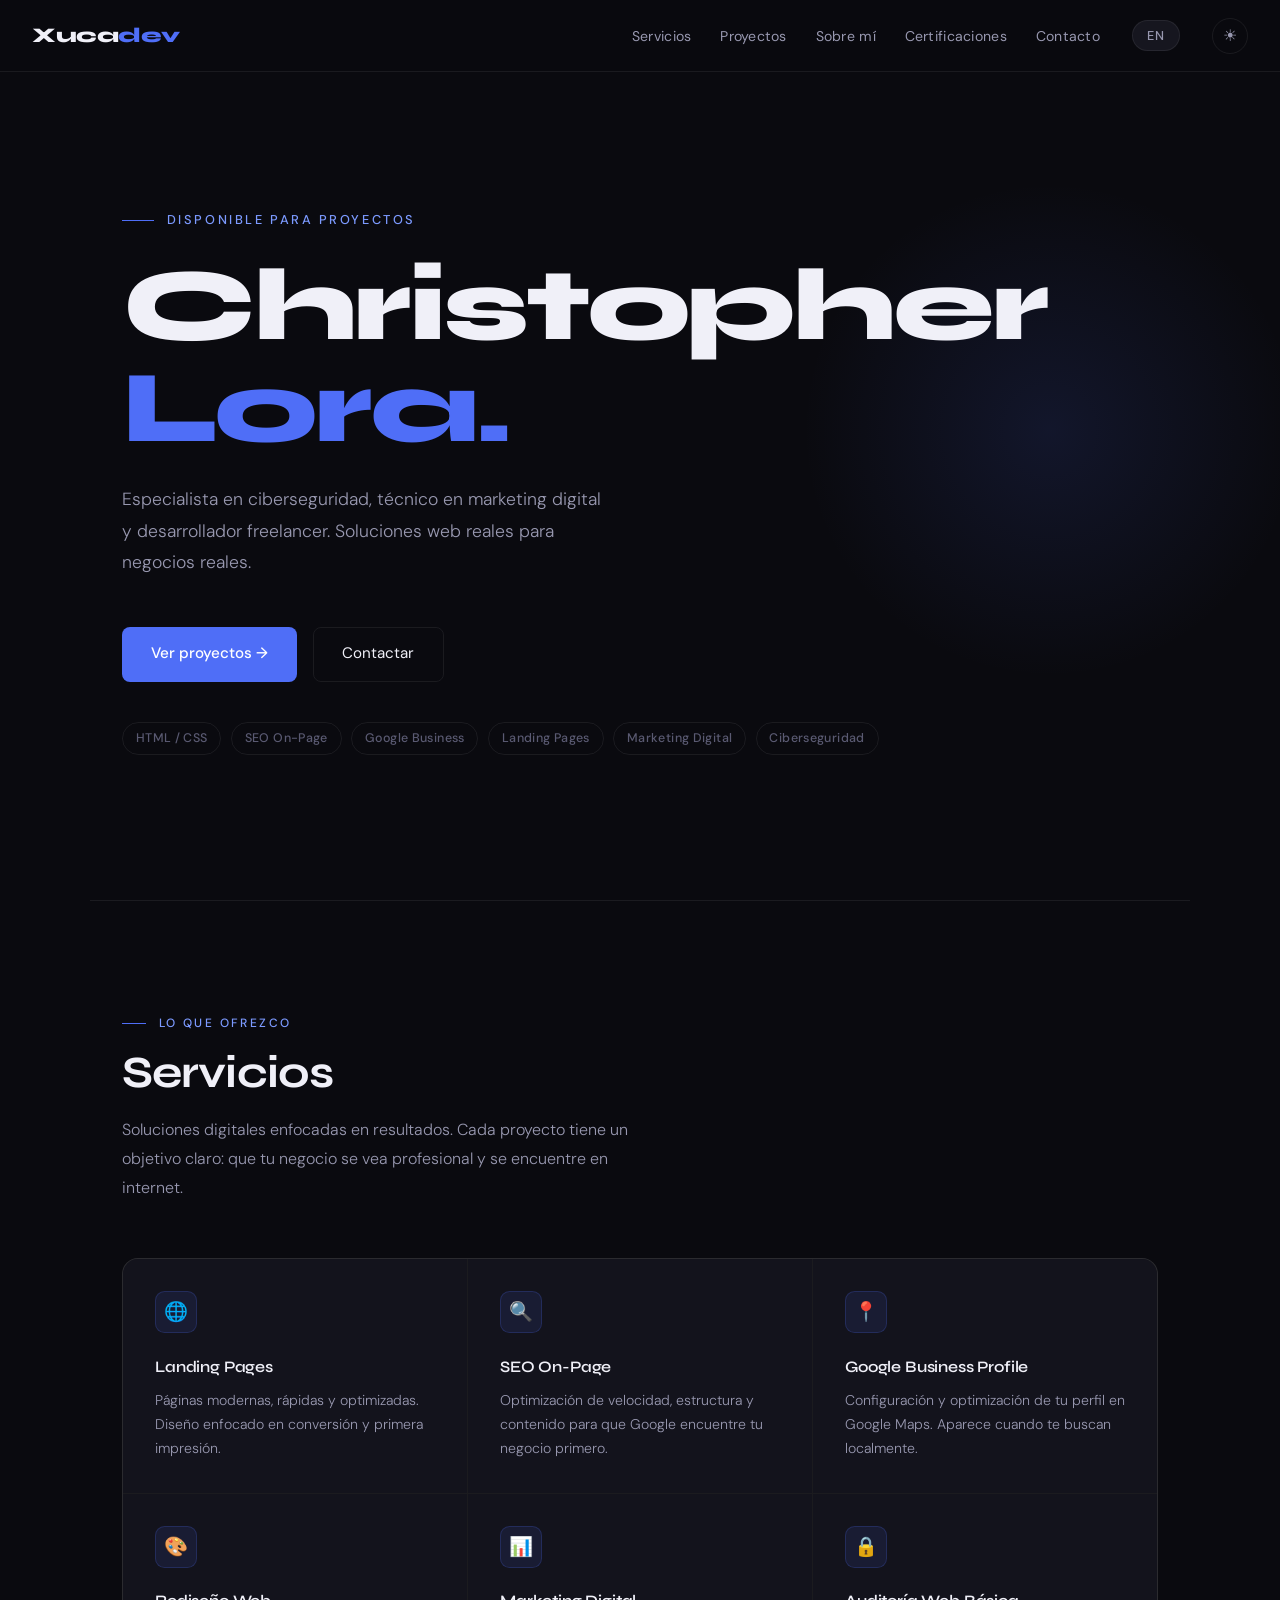
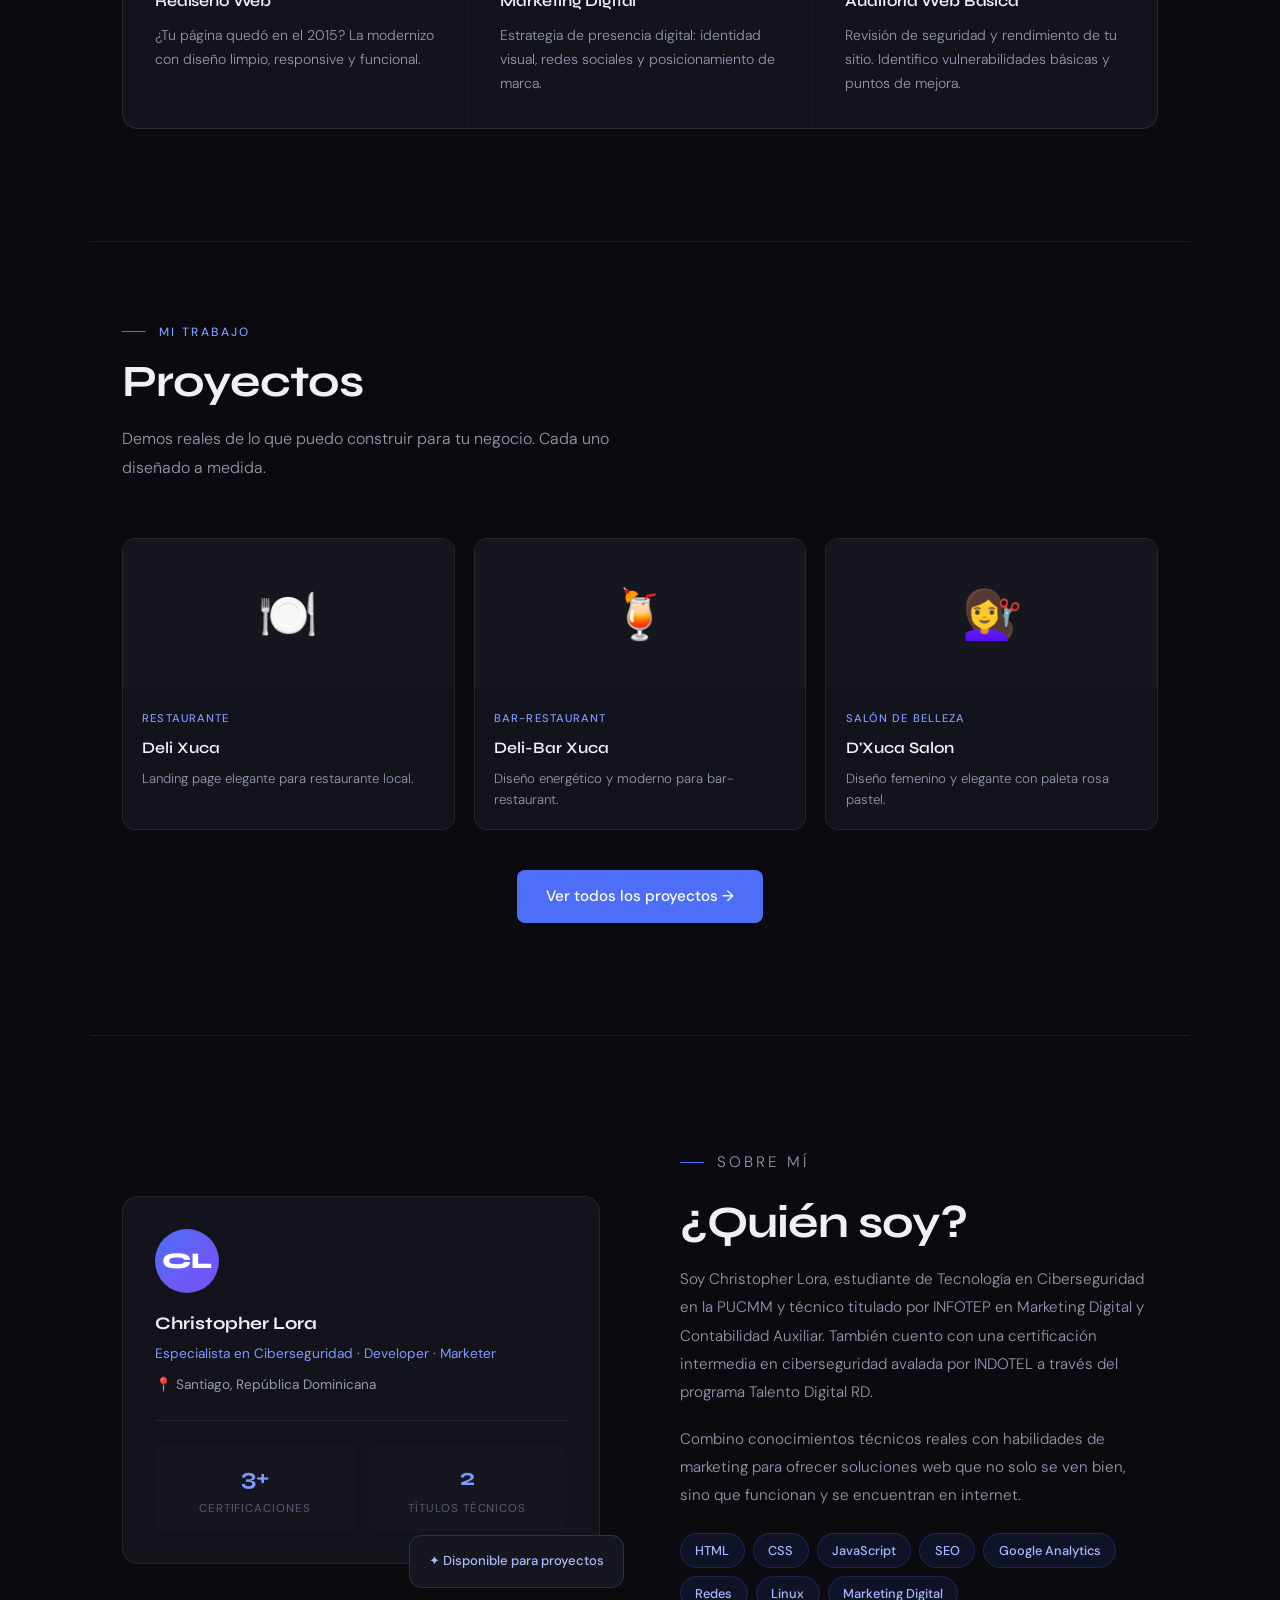
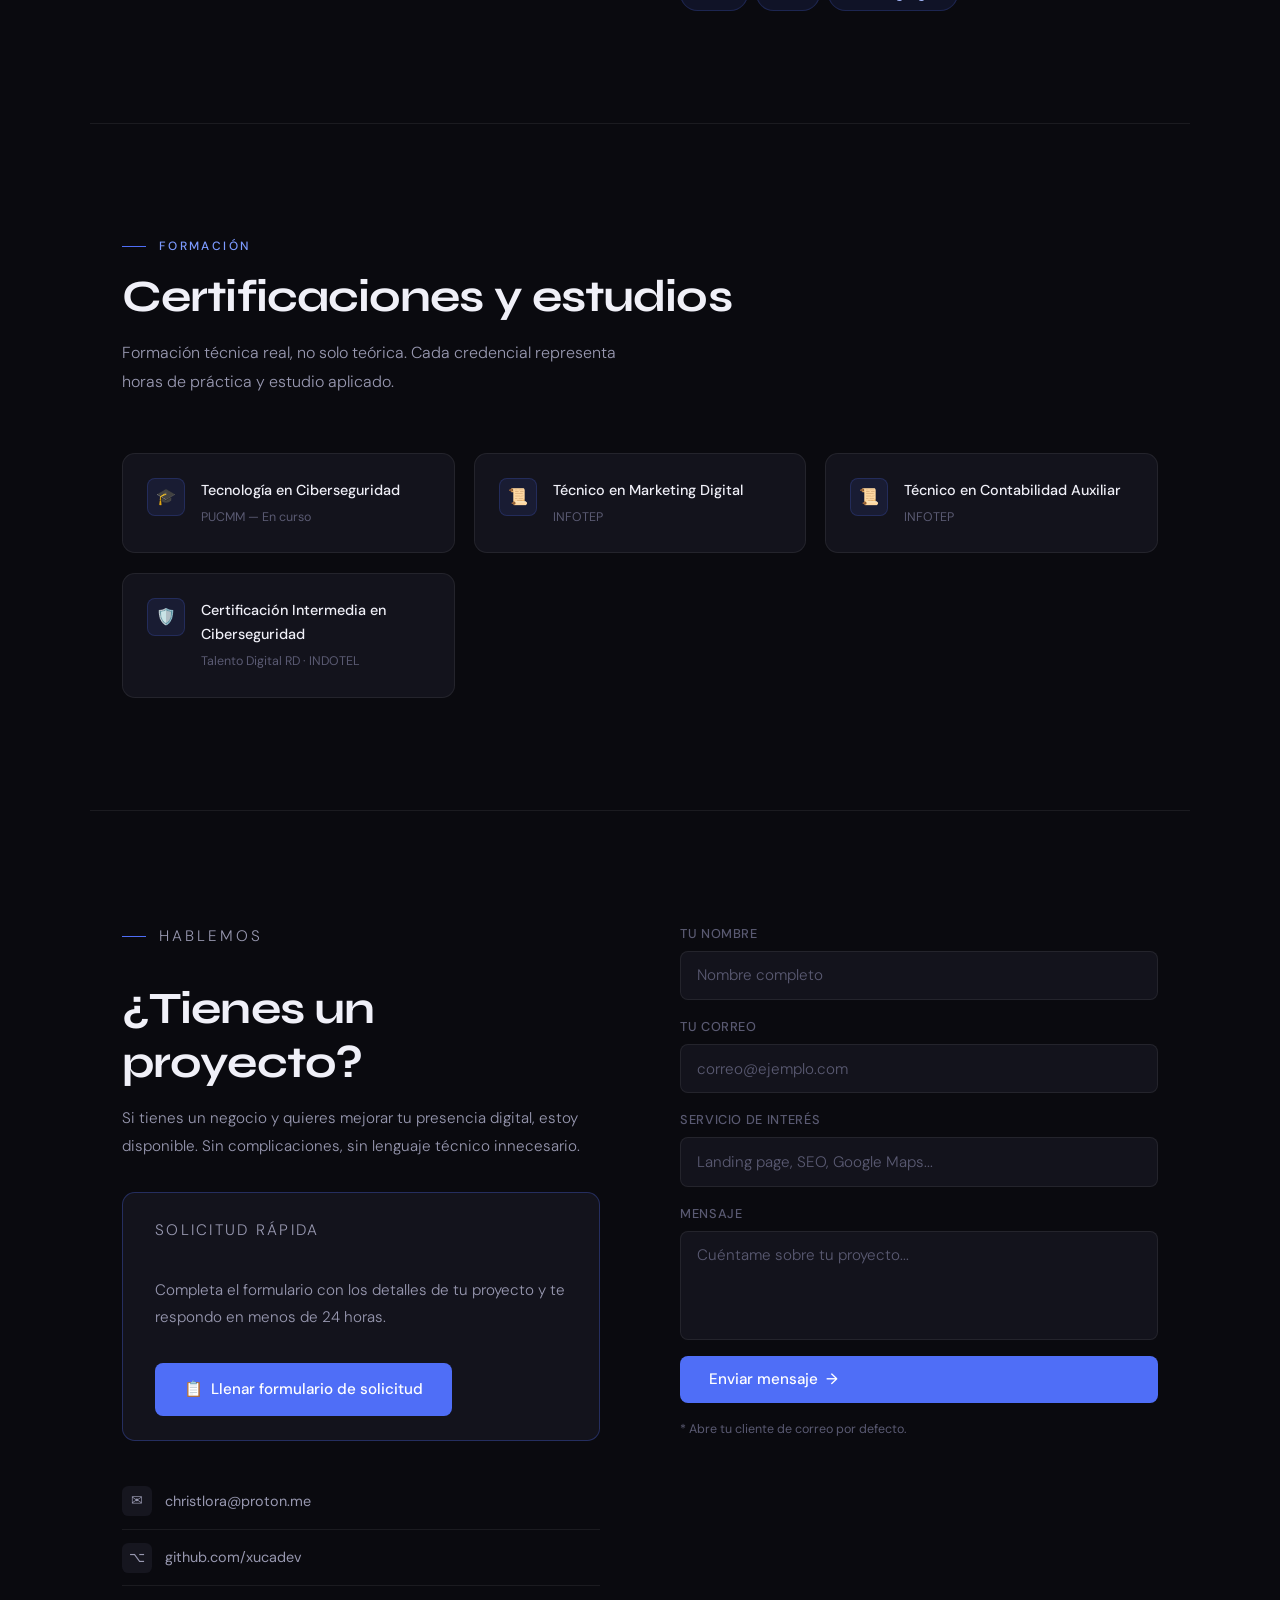
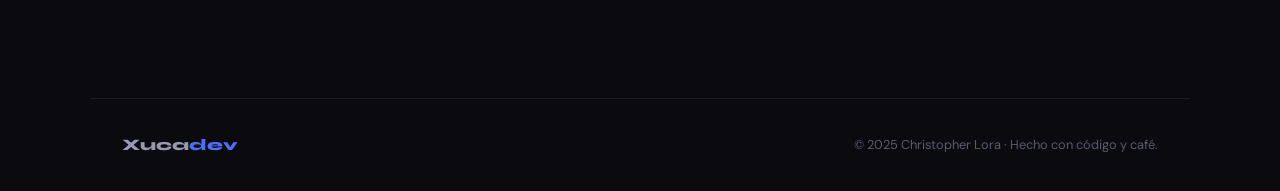
<file: index.html>
<!DOCTYPE html>
<html lang="es" data-theme="dark">
<head>
  <meta charset="UTF-8">
  <meta name="viewport" content="width=device-width, initial-scale=1.0">
  <meta name="description" content="Xucadev — Christopher Lora. Especialista en ciberseguridad, marketing digital y desarrollador web freelancer en Santiago, RD.">
  <title>Xucadev — Christopher Lora</title>
  <link rel="preconnect" href="https://fonts.googleapis.com">
  <link rel="preconnect" href="https://fonts.gstatic.com" crossorigin>
  <link href="https://fonts.googleapis.com/css2?family=Syne:wght@400;500;600;700;800&family=DM+Sans:wght@300;400;500&display=swap" rel="stylesheet">
  <link rel="stylesheet" href="styles.css">
</head>
<body>

  <nav id="navbar">
    <a href="index.html" class="nav-logo">Xuca<span>dev</span></a>
    <div class="nav-right">
      <ul class="nav-links">
        <li><a href="#servicios"   data-es="Servicios"       data-en="Services">Servicios</a></li>
        <li><a href="projects.html" data-es="Proyectos"      data-en="Projects">Proyectos</a></li>
        <li><a href="#sobre-mi"    data-es="Sobre mí"        data-en="About">Sobre mí</a></li>
        <li><a href="#certificaciones" data-es="Certificaciones" data-en="Certifications">Certificaciones</a></li>
        <li><a href="#contacto"    data-es="Contacto"        data-en="Contact">Contacto</a></li>
      </ul>
      <button class="lang-btn" id="langToggle" onclick="toggleLang()">EN</button>
      <button class="theme-btn" id="themeToggle" onclick="toggleTheme()" title="Toggle theme">☀</button>
    </div>
  </nav>

  <main>

    <!-- HERO -->
    <section class="hero" id="inicio">
      <div class="hero-glow"></div>
      <p class="hero-eyebrow" data-es="Disponible para proyectos" data-en="Available for projects">Disponible para proyectos</p>
      <h1 class="hero-title">
        <span id="hero-line1">Christopher</span>
        <span class="line2">Lora.</span>
      </h1>
      <p class="hero-subtitle" id="hero-sub">Especialista en ciberseguridad, técnico en marketing digital y desarrollador freelancer. Soluciones web reales para negocios reales.</p>
      <div class="hero-actions">
        <a href="projects.html" class="btn-primary" id="btn-projects">Ver proyectos →</a>
        <a href="#contacto" class="btn-secondary" id="btn-contact">Contactar</a>
      </div>
      <div class="hero-tags">
        <span class="tag">HTML / CSS</span>
        <span class="tag">SEO On-Page</span>
        <span class="tag">Google Business</span>
        <span class="tag">Landing Pages</span>
        <span class="tag">Marketing Digital</span>
        <span class="tag">Ciberseguridad</span>
      </div>
    </section>

    <hr class="divider">

    <!-- SERVICIOS -->
    <section id="servicios">
      <p class="section-label" data-es="Lo que ofrezco" data-en="What I offer">Lo que ofrezco</p>
      <h2 class="section-title" id="services-title">Servicios</h2>
      <p class="section-desc" id="services-desc">Soluciones digitales enfocadas en resultados. Cada proyecto tiene un objetivo claro: que tu negocio se vea profesional y se encuentre en internet.</p>
      <div class="services-grid">
        <div class="service-card">
          <div class="service-icon">🌐</div>
          <h3 class="service-title" data-es="Landing Pages" data-en="Landing Pages">Landing Pages</h3>
          <p class="service-desc" data-es="Páginas modernas, rápidas y optimizadas. Diseño enfocado en conversión y primera impresión." data-en="Modern, fast and optimized pages. Design focused on conversion and first impression.">Páginas modernas, rápidas y optimizadas. Diseño enfocado en conversión y primera impresión.</p>
        </div>
        <div class="service-card">
          <div class="service-icon">🔍</div>
          <h3 class="service-title" data-es="SEO On-Page" data-en="On-Page SEO">SEO On-Page</h3>
          <p class="service-desc" data-es="Optimización de velocidad, estructura y contenido para que Google encuentre tu negocio primero." data-en="Speed, structure and content optimization so Google finds your business first.">Optimización de velocidad, estructura y contenido para que Google encuentre tu negocio primero.</p>
        </div>
        <div class="service-card">
          <div class="service-icon">📍</div>
          <h3 class="service-title" data-es="Google Business Profile" data-en="Google Business Profile">Google Business Profile</h3>
          <p class="service-desc" data-es="Configuración y optimización de tu perfil en Google Maps. Aparece cuando te buscan localmente." data-en="Setup and optimization of your Google Maps profile. Show up when people search locally.">Configuración y optimización de tu perfil en Google Maps. Aparece cuando te buscan localmente.</p>
        </div>
        <div class="service-card">
          <div class="service-icon">🎨</div>
          <h3 class="service-title" data-es="Rediseño Web" data-en="Web Redesign">Rediseño Web</h3>
          <p class="service-desc" data-es="¿Tu página quedó en el 2015? La modernizo con diseño limpio, responsive y funcional." data-en="Is your website stuck in 2015? I'll modernize it with a clean, responsive and functional design.">¿Tu página quedó en el 2015? La modernizo con diseño limpio, responsive y funcional.</p>
        </div>
        <div class="service-card">
          <div class="service-icon">📊</div>
          <h3 class="service-title" data-es="Marketing Digital" data-en="Digital Marketing">Marketing Digital</h3>
          <p class="service-desc" data-es="Estrategia de presencia digital: identidad visual, redes sociales y posicionamiento de marca." data-en="Digital presence strategy: visual identity, social media and brand positioning.">Estrategia de presencia digital: identidad visual, redes sociales y posicionamiento de marca.</p>
        </div>
        <div class="service-card">
          <div class="service-icon">🔒</div>
          <h3 class="service-title" data-es="Auditoría Web Básica" data-en="Basic Web Audit">Auditoría Web Básica</h3>
          <p class="service-desc" data-es="Revisión de seguridad y rendimiento de tu sitio. Identifico vulnerabilidades básicas y puntos de mejora." data-en="Security and performance review of your website. I identify basic vulnerabilities and improvement points.">Revisión de seguridad y rendimiento de tu sitio. Identifico vulnerabilidades básicas y puntos de mejora.</p>
        </div>
      </div>
    </section>

    <hr class="divider">

    <!-- PROYECTOS PREVIEW -->
    <section id="proyectos-preview">
      <p class="section-label" data-es="Mi trabajo" data-en="My work">Mi trabajo</p>
      <h2 class="section-title" id="projects-title">Proyectos</h2>
      <p class="section-desc" id="projects-desc">Demos reales de lo que puedo construir para tu negocio. Cada uno diseñado a medida.</p>
      <div class="projects-preview-grid">
        <div class="pp-card">
          <div class="pp-thumb"><span>🍽️</span></div>
          <div class="pp-info">
            <span class="pp-cat" data-es="Restaurante" data-en="Restaurant">Restaurante</span>
            <h3>Deli Xuca</h3>
            <p data-es="Landing page elegante para restaurante local." data-en="Elegant landing page for a local restaurant.">Landing page elegante para restaurante local.</p>
          </div>
        </div>
        <div class="pp-card">
          <div class="pp-thumb"><span>🍹</span></div>
          <div class="pp-info">
            <span class="pp-cat" data-es="Bar-Restaurant" data-en="Bar-Restaurant">Bar-Restaurant</span>
            <h3>Deli-Bar Xuca</h3>
            <p data-es="Diseño energético y moderno para bar-restaurant." data-en="Energetic modern design for a bar-restaurant.">Diseño energético y moderno para bar-restaurant.</p>
          </div>
        </div>
        <div class="pp-card">
          <div class="pp-thumb"><span>💇‍♀️</span></div>
          <div class="pp-info">
            <span class="pp-cat" data-es="Salón de Belleza" data-en="Beauty Salon">Salón de Belleza</span>
            <h3>D'Xuca Salon</h3>
            <p data-es="Diseño femenino y elegante con paleta rosa pastel." data-en="Feminine and elegant design with a pastel pink palette.">Diseño femenino y elegante con paleta rosa pastel.</p>
          </div>
        </div>
      </div>
      <div class="pp-cta">
        <a href="projects.html" class="btn-primary" id="btn-all-projects" data-es="Ver todos los proyectos →" data-en="View all projects →">Ver todos los proyectos →</a>
      </div>
    </section>

    <hr class="divider">

    <!-- SOBRE MÍ -->
    <section id="sobre-mi">
      <div class="about-grid">
        <div class="about-visual">
          <div class="about-card-main">
            <div class="about-avatar">CL</div>
            <p class="about-name">Christopher Lora</p>
            <p class="about-role" id="about-role">Especialista en Ciberseguridad · Developer · Marketer</p>
            <p class="about-location" id="about-location">📍 Santiago, República Dominicana</p>
            <div class="about-stats">
              <div class="stat-item">
                <div class="stat-num">3+</div>
                <div class="stat-label" data-es="Certificaciones" data-en="Certifications">Certificaciones</div>
              </div>
              <div class="stat-item">
                <div class="stat-num">2</div>
                <div class="stat-label" data-es="Títulos Técnicos" data-en="Tech Degrees">Títulos Técnicos</div>
              </div>
            </div>
          </div>
          <div class="about-floating" id="about-floating">✦ Disponible para proyectos</div>
        </div>
        <div class="about-text">
          <p class="section-label" data-es="Sobre mí" data-en="About me">Sobre mí</p>
          <h2 class="section-title" id="about-title">¿Quién soy?</h2>
          <p id="about-p1">Soy Christopher Lora, estudiante de Tecnología en Ciberseguridad en la PUCMM y técnico titulado por INFOTEP en Marketing Digital y Contabilidad Auxiliar. También cuento con una certificación intermedia en ciberseguridad avalada por INDOTEL a través del programa Talento Digital RD.</p>
          <p id="about-p2">Combino conocimientos técnicos reales con habilidades de marketing para ofrecer soluciones web que no solo se ven bien, sino que funcionan y se encuentran en internet.</p>
          <div class="skills-list">
            <span class="skill-pill">HTML</span>
            <span class="skill-pill">CSS</span>
            <span class="skill-pill">JavaScript</span>
            <span class="skill-pill">SEO</span>
            <span class="skill-pill">Google Analytics</span>
            <span class="skill-pill">Redes</span>
            <span class="skill-pill">Linux</span>
            <span class="skill-pill">Marketing Digital</span>
          </div>
        </div>
      </div>
    </section>

    <hr class="divider">

    <!-- CERTIFICACIONES -->
    <section id="certificaciones">
      <p class="section-label" data-es="Formación" data-en="Education & Certs">Formación</p>
      <h2 class="section-title" id="certs-title">Certificaciones y estudios</h2>
      <p class="section-desc" id="certs-desc">Formación técnica real, no solo teórica. Cada credencial representa horas de práctica y estudio aplicado.</p>
      <div class="certs-grid">
        <div class="cert-card">
          <div class="cert-icon">🎓</div>
          <div>
            <p class="cert-name" data-es="Tecnología en Ciberseguridad" data-en="Cybersecurity Technology">Tecnología en Ciberseguridad</p>
            <p class="cert-issuer">PUCMM — En curso</p>
          </div>
        </div>
        <div class="cert-card">
          <div class="cert-icon">📜</div>
          <div>
            <p class="cert-name" data-es="Técnico en Marketing Digital" data-en="Digital Marketing Technician">Técnico en Marketing Digital</p>
            <p class="cert-issuer">INFOTEP</p>
          </div>
        </div>
        <div class="cert-card">
          <div class="cert-icon">📜</div>
          <div>
            <p class="cert-name" data-es="Técnico en Contabilidad Auxiliar" data-en="Auxiliary Accounting Technician">Técnico en Contabilidad Auxiliar</p>
            <p class="cert-issuer">INFOTEP</p>
          </div>
        </div>
        <div class="cert-card">
          <div class="cert-icon">🛡️</div>
          <div>
            <p class="cert-name" data-es="Certificación Intermedia en Ciberseguridad" data-en="Intermediate Cybersecurity Certification">Certificación Intermedia en Ciberseguridad</p>
            <p class="cert-issuer">Talento Digital RD · INDOTEL</p>
          </div>
        </div>
      </div>
    </section>

    <hr class="divider">

    <!-- CONTACTO -->
    <section id="contacto">
      <div class="contact-wrapper">
        <div class="contact-info">
          <p class="section-label" data-es="Hablemos" data-en="Let's talk">Hablemos</p>
          <h2 class="section-title" id="contact-title">¿Tienes un proyecto?</h2>
          <p id="contact-desc">Si tienes un negocio y quieres mejorar tu presencia digital, estoy disponible. Sin complicaciones, sin lenguaje técnico innecesario.</p>

          <!-- FORM LINK DESTACADO -->
          <div class="form-cta-box">
            <p class="form-cta-label" data-es="Solicitud rápida" data-en="Quick request">Solicitud rápida</p>
            <p class="form-cta-desc" id="form-cta-desc" data-es="Completa el formulario con los detalles de tu proyecto y te respondo en menos de 24 horas." data-en="Fill out the form with your project details and I'll respond within 24 hours.">Completa el formulario con los detalles de tu proyecto y te respondo en menos de 24 horas.</p>
            <a href="https://forms.gle/sHBFbMPXAibnXnLZ8" target="_blank" rel="noopener" class="btn-primary form-btn" id="btn-form">
              <span>📋</span>
              <span id="btn-form-text" data-es="Llenar formulario de solicitud" data-en="Fill out request form">Llenar formulario de solicitud</span>
            </a>
          </div>

          <a href="mailto:christlora@proton.me" class="contact-link">
            <span class="contact-link-icon">✉</span>
            christlora@proton.me
          </a>
          <a href="https://github.com/xucadev" target="_blank" rel="noopener" class="contact-link">
            <span class="contact-link-icon">⌥</span>
            github.com/xucadev
          </a>
        </div>
        <form class="contact-form" id="contactForm" onsubmit="handleSend(event)">
          <div class="form-group">
            <label for="input-name" id="label-name" data-es="Tu nombre" data-en="Your name">Tu nombre</label>
            <input type="text" id="input-name" name="name" placeholder="Nombre completo" required>
          </div>
          <div class="form-group">
            <label for="input-email" id="label-email" data-es="Tu correo" data-en="Your email">Tu correo</label>
            <input type="email" id="input-email" name="email" placeholder="correo@ejemplo.com" required>
          </div>
          <div class="form-group">
            <label for="input-service" id="label-service" data-es="Servicio de interés" data-en="Service of interest">Servicio de interés</label>
            <input type="text" id="input-service" name="service" placeholder="Landing page, SEO, Google Maps...">
          </div>
          <div class="form-group">
            <label for="input-msg" id="label-msg" data-es="Mensaje" data-en="Message">Mensaje</label>
            <textarea id="input-msg" name="message" rows="4" placeholder="Cuéntame sobre tu proyecto..." required></textarea>
          </div>
          <button type="submit" class="btn-primary">
            <span id="btn-send-text">Enviar mensaje</span> →
          </button>
          <p class="form-note" id="form-note" data-es="* Abre tu cliente de correo por defecto." data-en="* Opens your default email client.">* Abre tu cliente de correo por defecto.</p>
        </form>
      </div>
    </section>

  </main>

  <hr class="divider">

  <footer>
    <a href="index.html" class="footer-logo">Xuca<span>dev</span></a>
    <p class="footer-copy" id="footer-copy">© 2025 Christopher Lora · Hecho con código y café.</p>
  </footer>

  <script src="main.js"></script>
</body>
</html>
</file>
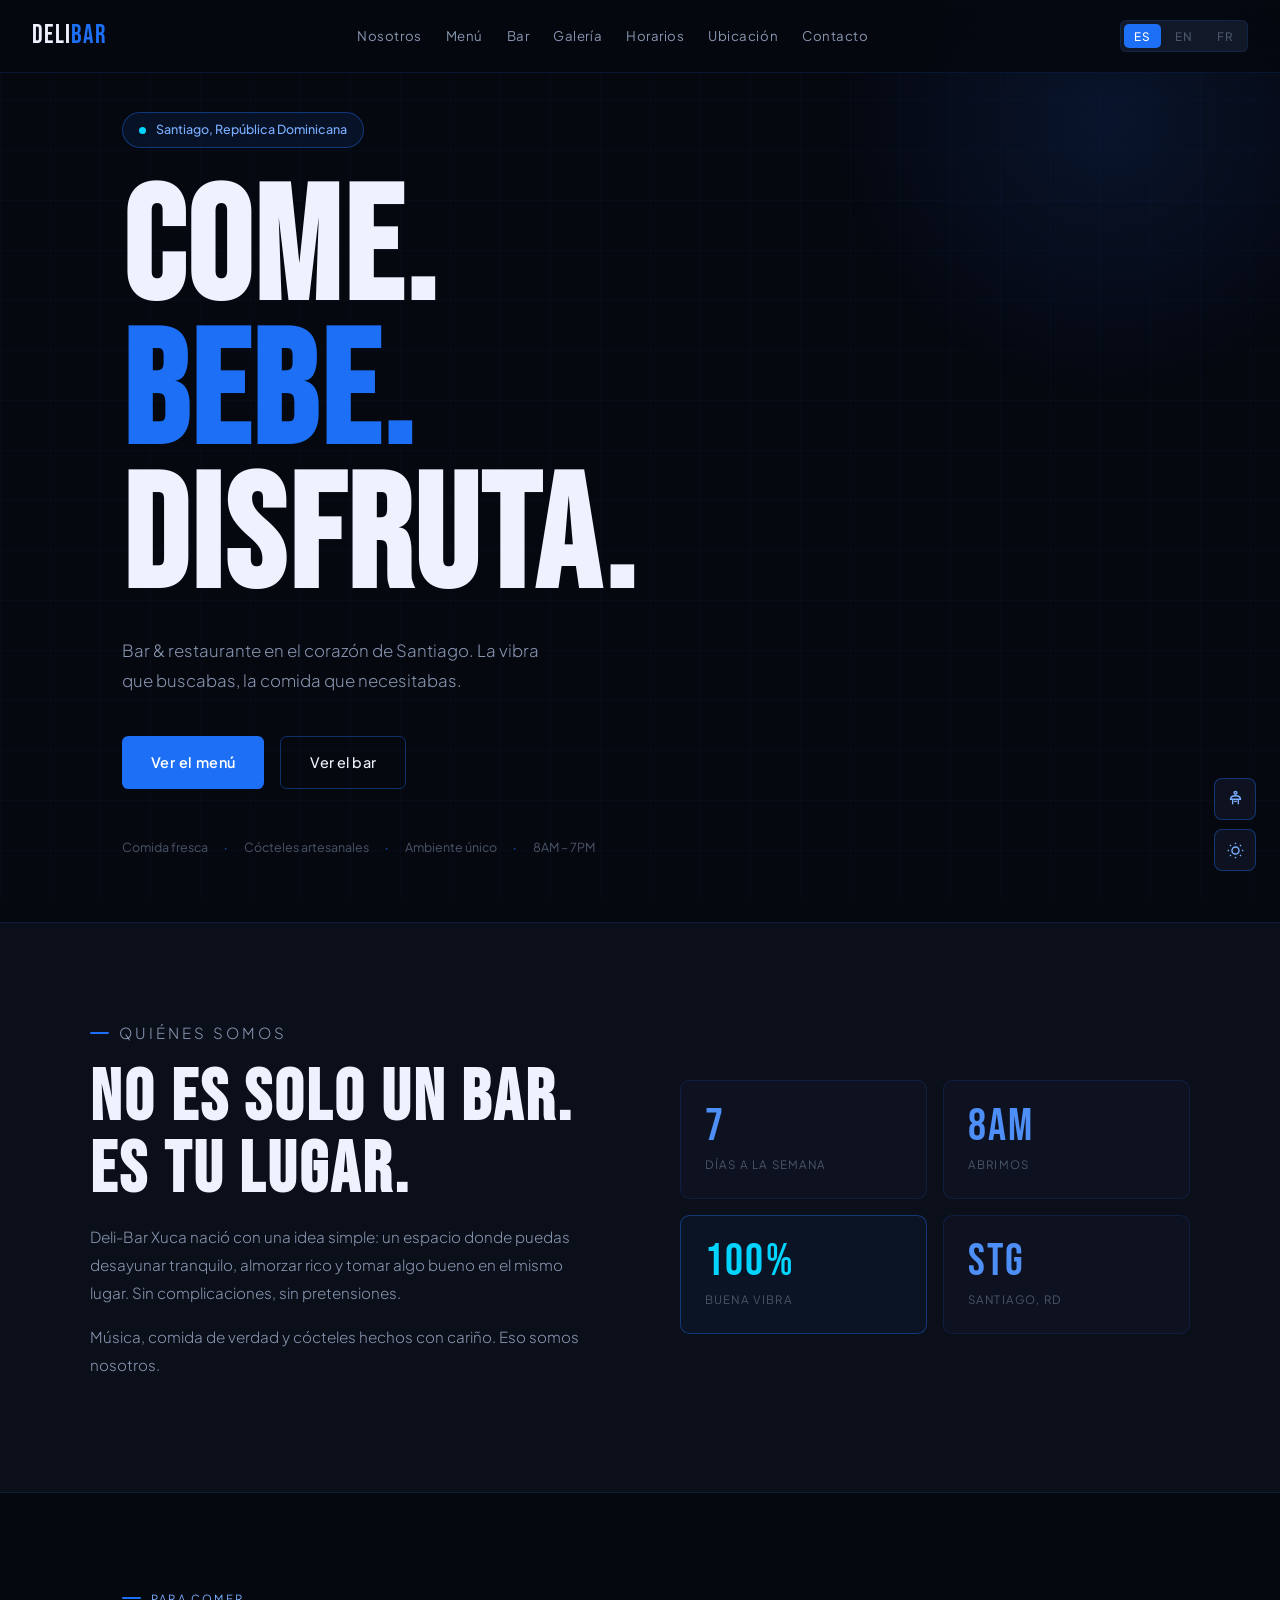
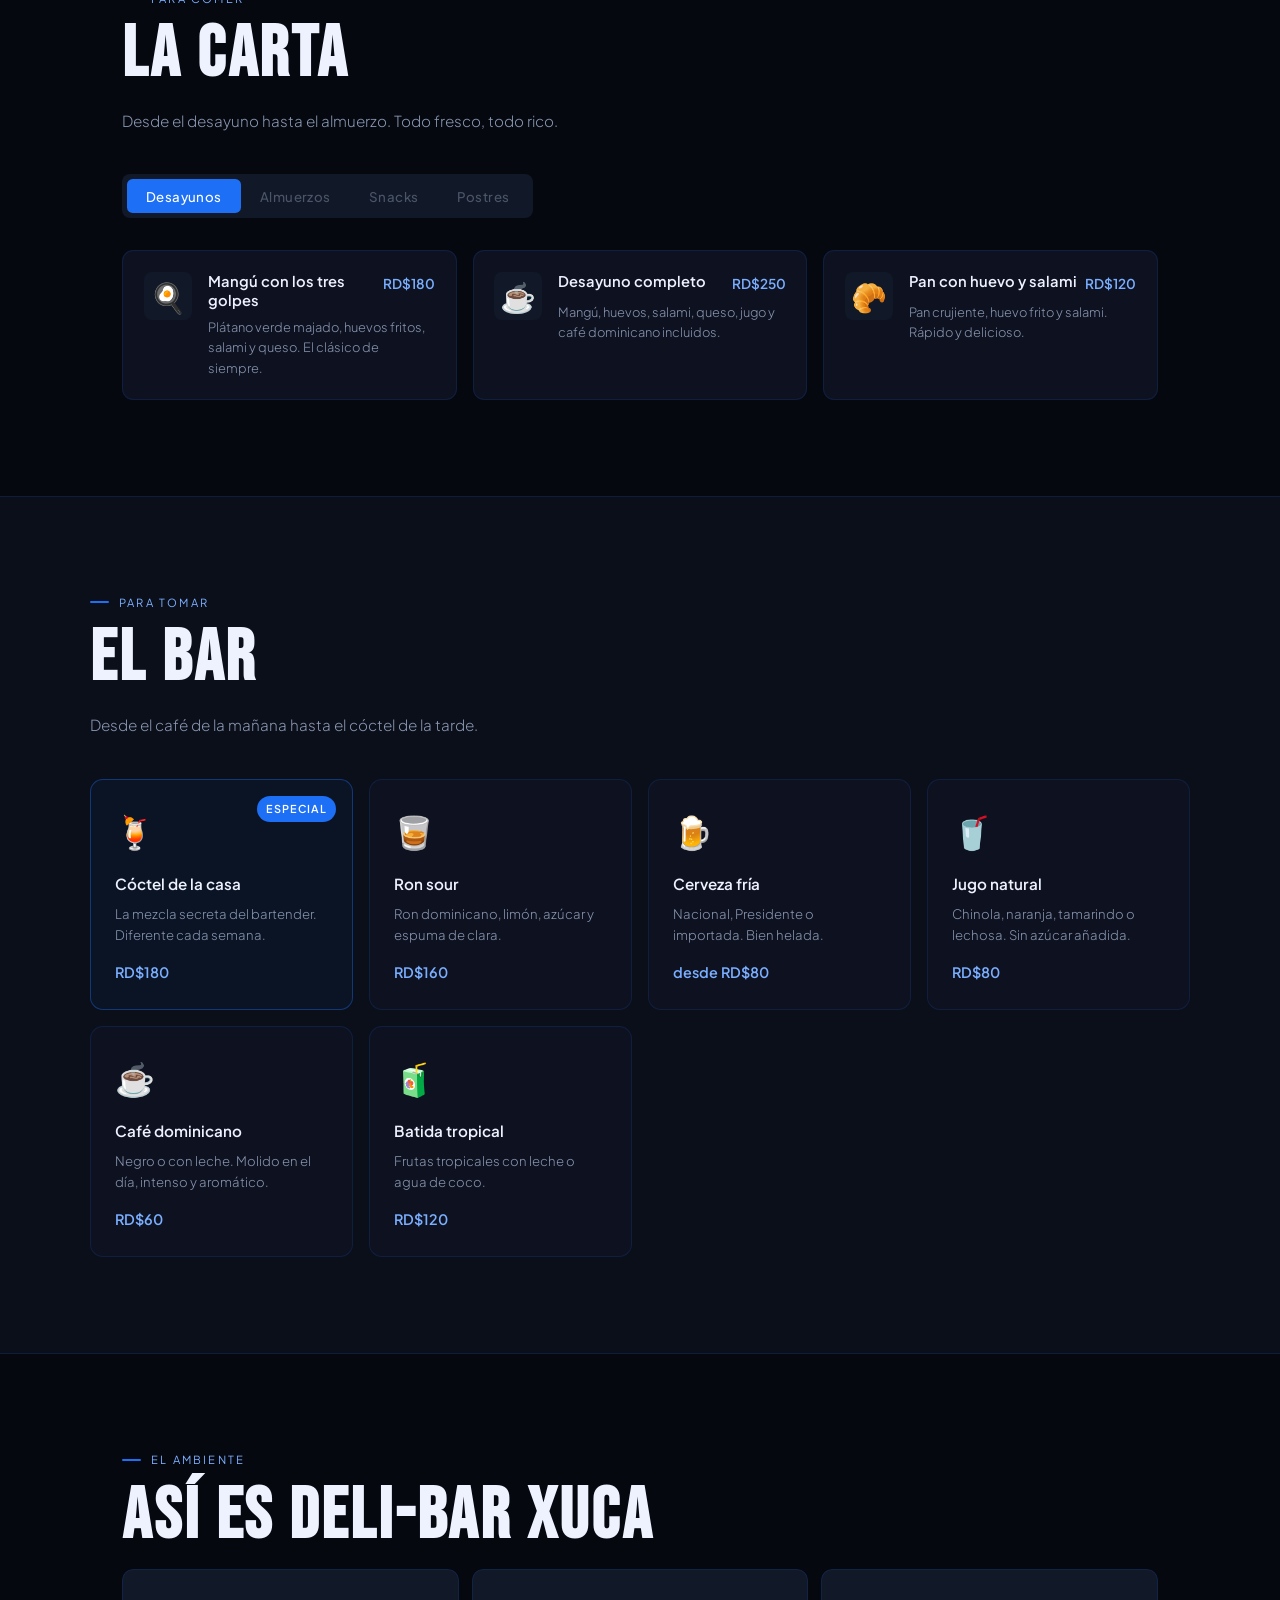
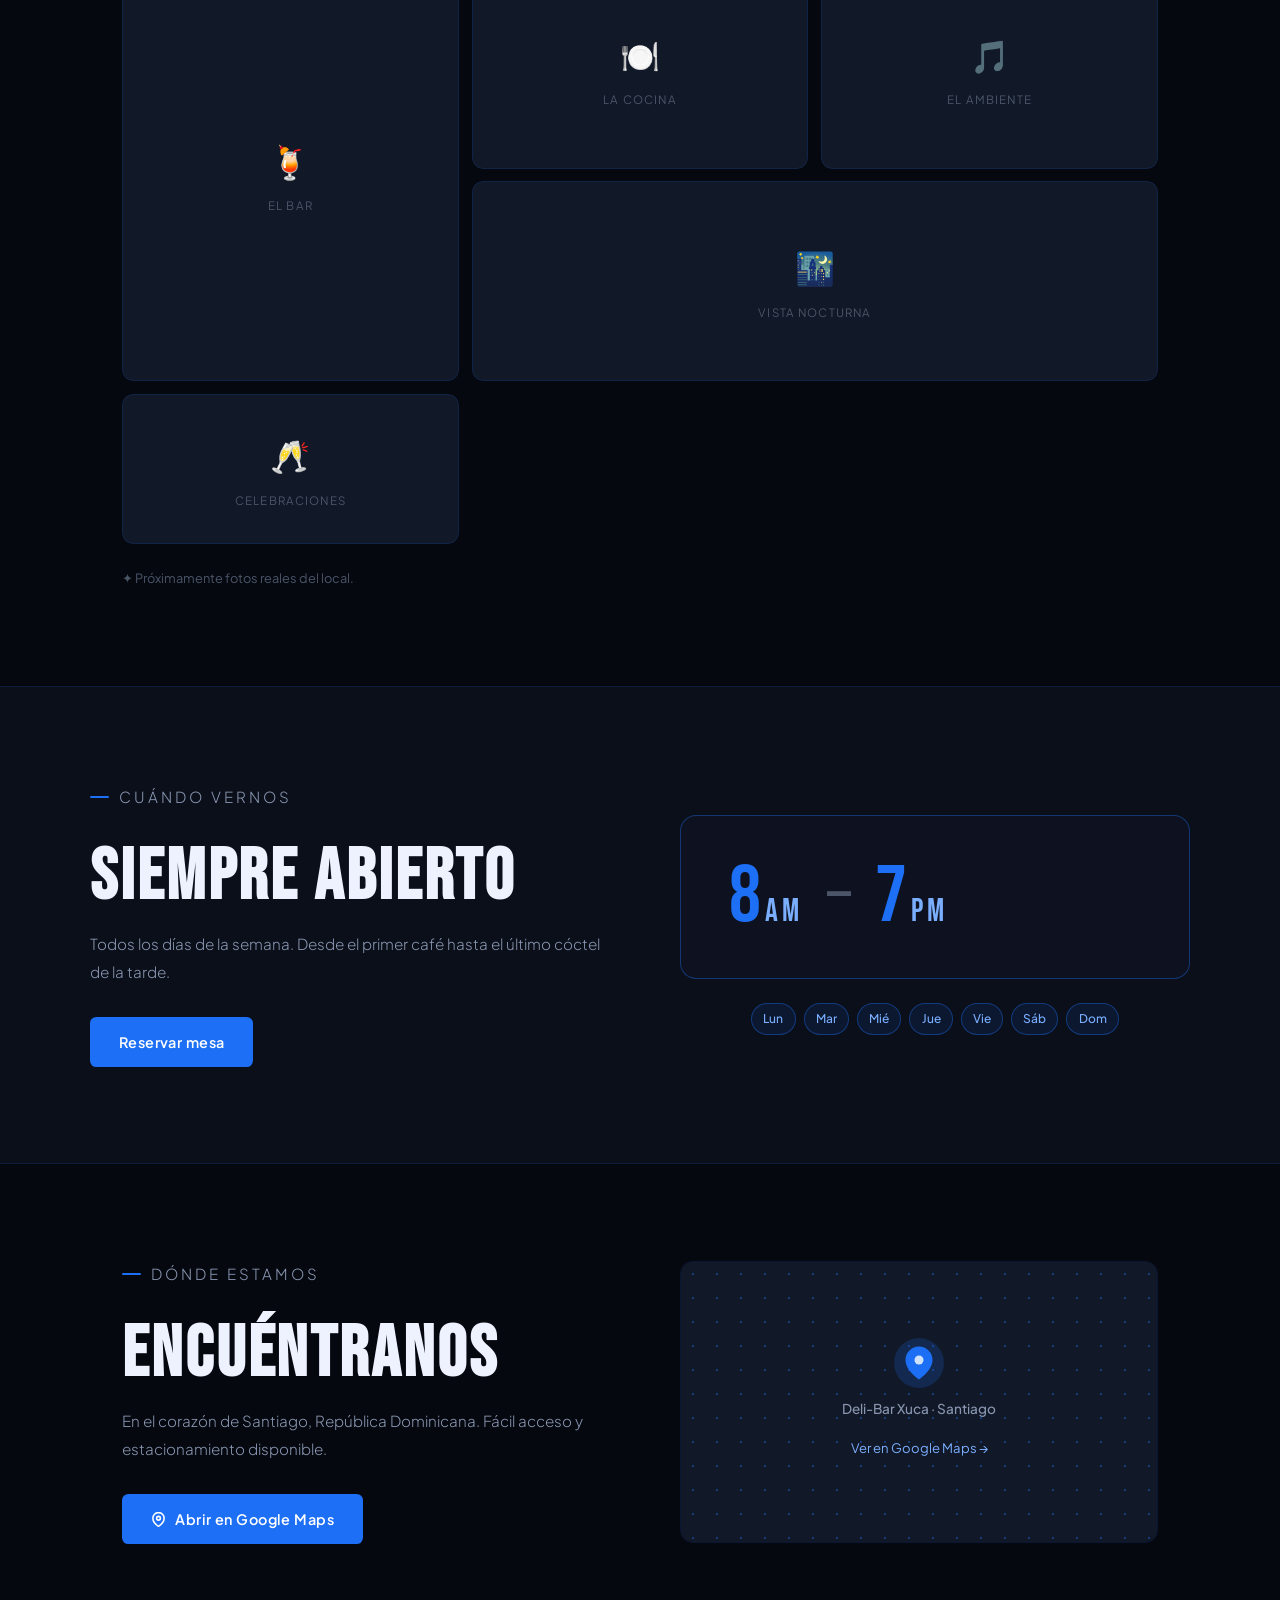
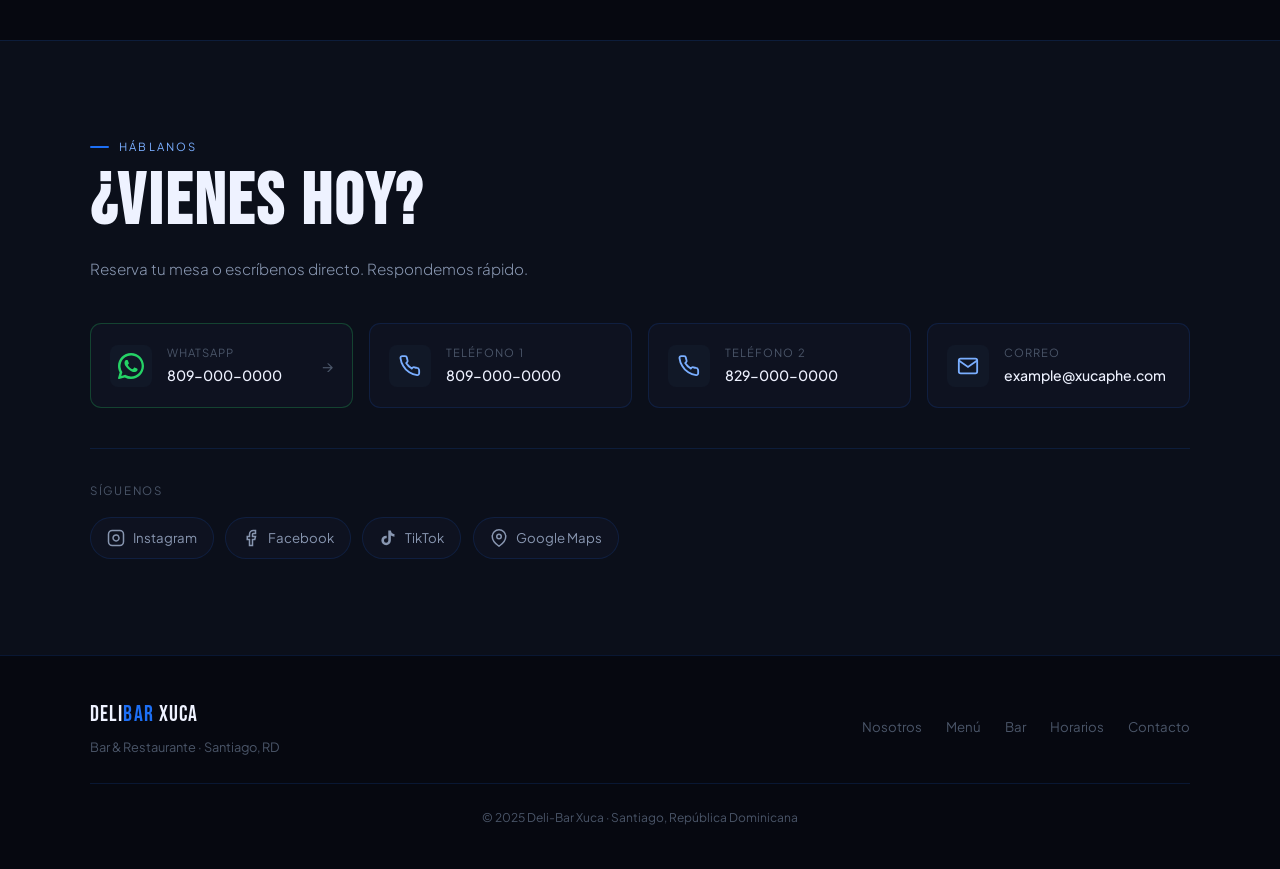
<file: Bar-Restaurant/index.html>
<!DOCTYPE html>
<html lang="es" data-theme="dark">
<head>
  <meta charset="UTF-8">
  <meta name="viewport" content="width=device-width, initial-scale=1.0">

  <!-- SEO -->
  <meta name="description" content="Deli-Bar Xuca — Bar & Restaurante en Santiago, RD. Comida, cócteles y ambiente único. Abierto de 8AM a 7PM todos los días.">
  <meta name="keywords" content="bar restaurante Santiago, Deli-Bar Xuca, cócteles Santiago, bar dominicano">
  <meta name="author" content="Deli-Bar Xuca">
  <meta property="og:title" content="Deli-Bar Xuca — Bar & Restaurante en Santiago">
  <meta property="og:description" content="Comida, cócteles y vibra única en Santiago, República Dominicana.">
  <meta property="og:type" content="restaurant">

  <title>Deli-Bar Xuca — Bar & Restaurante en Santiago</title>

  <link rel="preconnect" href="https://fonts.googleapis.com">
  <link rel="preconnect" href="https://fonts.gstatic.com" crossorigin>
  <link href="https://fonts.googleapis.com/css2?family=Bebas+Neue&family=Plus+Jakarta+Sans:wght@300;400;500;600&display=swap" rel="stylesheet">
  <link rel="stylesheet" href="styles.css">
</head>
<body>

  <!-- Panel de accesibilidad -->
  <div id="a11y-panel" class="a11y-panel" role="dialog" aria-label="Opciones de accesibilidad" aria-hidden="true">
    <div class="a11y-header">
      <span id="a11y-title">Accesibilidad</span>
      <button class="a11y-close" onclick="toggleA11y()" aria-label="Cerrar">✕</button>
    </div>
    <div class="a11y-options">
      <button class="a11y-opt" onclick="toggleHighContrast()" id="btn-contrast">
        <span class="a11y-icon">◑</span><span id="lbl-contrast">Alto contraste</span>
      </button>
      <button class="a11y-opt" onclick="toggleBigText()" id="btn-bigtext">
        <span class="a11y-icon">A+</span><span id="lbl-bigtext">Texto grande</span>
      </button>
      <button class="a11y-opt" onclick="toggleUnderlineLinks()" id="btn-links">
        <span class="a11y-icon">U</span><span id="lbl-links">Subrayar enlaces</span>
      </button>
      <button class="a11y-opt" onclick="toggleReadableFont()" id="btn-font">
        <span class="a11y-icon">Aa</span><span id="lbl-font">Fuente legible</span>
      </button>
    </div>
  </div>

  <!-- Controles flotantes -->
  <div class="floating-controls">
    <button class="float-btn" onclick="toggleA11y()" aria-label="Accesibilidad">
      <svg width="17" height="17" viewBox="0 0 24 24" fill="none" stroke="currentColor" stroke-width="2"><circle cx="12" cy="4" r="2"/><path d="M12 8c-4 0-7 2-7 5h14c0-3-3-5-7-5z"/><path d="M8 13v7M16 13v7M10 16h4"/></svg>
    </button>
    <button class="float-btn" onclick="toggleTheme()" id="themeBtn" aria-label="Cambiar tema">
      <svg id="icon-sun" width="17" height="17" viewBox="0 0 24 24" fill="none" stroke="currentColor" stroke-width="2"><circle cx="12" cy="12" r="5"/><line x1="12" y1="1" x2="12" y2="3"/><line x1="12" y1="21" x2="12" y2="23"/><line x1="4.22" y1="4.22" x2="5.64" y2="5.64"/><line x1="18.36" y1="18.36" x2="19.78" y2="19.78"/><line x1="1" y1="12" x2="3" y2="12"/><line x1="21" y1="12" x2="23" y2="12"/><line x1="4.22" y1="19.78" x2="5.64" y2="18.36"/><line x1="18.36" y1="5.64" x2="19.78" y2="4.22"/></svg>
      <svg id="icon-moon" width="17" height="17" viewBox="0 0 24 24" fill="none" stroke="currentColor" stroke-width="2" style="display:none"><path d="M21 12.79A9 9 0 1 1 11.21 3 7 7 0 0 0 21 12.79z"/></svg>
    </button>
  </div>

  <!-- NAV -->
  <nav id="navbar">
    <a href="#inicio" class="nav-logo">DELI<span>BAR</span></a>
    <button class="nav-hamburger" id="hamburger" onclick="toggleMenu()" aria-label="Menú">
      <span></span><span></span><span></span>
    </button>
    <div class="nav-center" id="navMenu">
      <a href="#nosotros"  class="nav-link" data-i18n="nav.about">Nosotros</a>
      <a href="#menu"      class="nav-link" data-i18n="nav.menu">Menú</a>
      <a href="#bar"       class="nav-link" data-i18n="nav.bar">Bar</a>
      <a href="#galeria"   class="nav-link" data-i18n="nav.gallery">Galería</a>
      <a href="#horarios"  class="nav-link" data-i18n="nav.hours">Horarios</a>
      <a href="#ubicacion" class="nav-link" data-i18n="nav.location">Ubicación</a>
      <a href="#contacto"  class="nav-link" data-i18n="nav.contact">Contacto</a>
    </div>
    <div class="nav-right">
      <div class="lang-switcher">
        <button class="lang-btn active" data-lang="es" onclick="setLang('es')">ES</button>
        <button class="lang-btn" data-lang="en" onclick="setLang('en')">EN</button>
        <button class="lang-btn" data-lang="fr" onclick="setLang('fr')">FR</button>
      </div>
    </div>
  </nav>

  <main>

    <!-- HERO -->
    <section class="hero" id="inicio">
      <div class="hero-grid" aria-hidden="true"></div>
      <div class="hero-glow" aria-hidden="true"></div>
      <div class="hero-content">
        <div class="hero-badge">
          <span class="badge-dot"></span>
          <span data-i18n="hero.badge">Santiago, República Dominicana</span>
        </div>
        <h1 class="hero-title">
          <span class="title-line" data-i18n="hero.line1">COME.</span>
          <span class="title-line title-accent" data-i18n="hero.line2">BEBE.</span>
          <span class="title-line" data-i18n="hero.line3">DISFRUTA.</span>
        </h1>
        <p class="hero-sub" data-i18n="hero.sub">Bar & restaurante en el corazón de Santiago. La vibra que buscabas, la comida que necesitabas.</p>
        <div class="hero-actions">
          <a href="#menu" class="btn-primary" data-i18n="hero.cta1">Ver el menú</a>
          <a href="#bar"  class="btn-ghost"   data-i18n="hero.cta2">Ver el bar</a>
        </div>
        <div class="hero-strip">
          <span data-i18n="hero.strip1">Comida fresca</span>
          <span class="strip-sep">·</span>
          <span data-i18n="hero.strip2">Cócteles artesanales</span>
          <span class="strip-sep">·</span>
          <span data-i18n="hero.strip3">Ambiente único</span>
          <span class="strip-sep">·</span>
          <span data-i18n="hero.strip4">8AM – 7PM</span>
        </div>
      </div>
    </section>

    <!-- NOSOTROS -->
    <section class="about" id="nosotros">
      <div class="about-inner">
        <div class="about-left">
          <p class="section-tag" data-i18n="about.tag">Quiénes somos</p>
          <h2 class="section-title" data-i18n="about.title">NO ES SOLO UN BAR.<br>ES TU LUGAR.</h2>
          <p data-i18n="about.p1">Deli-Bar Xuca nació con una idea simple: un espacio donde puedas desayunar tranquilo, almorzar rico y tomar algo bueno en el mismo lugar. Sin complicaciones, sin pretensiones.</p>
          <p data-i18n="about.p2">Música, comida de verdad y cócteles hechos con cariño. Eso somos nosotros.</p>
        </div>
        <div class="about-right">
          <div class="about-stats">
            <div class="stat-box">
              <span class="stat-n">7</span>
              <span class="stat-l" data-i18n="about.days">días a la semana</span>
            </div>
            <div class="stat-box">
              <span class="stat-n">8AM</span>
              <span class="stat-l" data-i18n="about.open">abrimos</span>
            </div>
            <div class="stat-box accent-box">
              <span class="stat-n">100%</span>
              <span class="stat-l" data-i18n="about.vibe">buena vibra</span>
            </div>
            <div class="stat-box">
              <span class="stat-n">STG</span>
              <span class="stat-l" data-i18n="about.city">Santiago, RD</span>
            </div>
          </div>
        </div>
      </div>
    </section>

    <!-- MENÚ COMIDA -->
    <section class="menu-section" id="menu">
      <div class="menu-inner">
        <div class="menu-header">
          <p class="section-tag" data-i18n="menu.tag">Para comer</p>
          <h2 class="section-title" data-i18n="menu.title">LA CARTA</h2>
          <p class="section-sub" data-i18n="menu.sub">Desde el desayuno hasta el almuerzo. Todo fresco, todo rico.</p>
        </div>
        <div class="menu-tabs">
          <button class="menu-tab active" data-cat="desayunos" onclick="filterMenu(this)" data-i18n="menu.cat1">Desayunos</button>
          <button class="menu-tab" data-cat="almuerzos" onclick="filterMenu(this)" data-i18n="menu.cat2">Almuerzos</button>
          <button class="menu-tab" data-cat="snacks" onclick="filterMenu(this)" data-i18n="menu.cat3">Snacks</button>
          <button class="menu-tab" data-cat="postres" onclick="filterMenu(this)" data-i18n="menu.cat4">Postres</button>
        </div>
        <div class="menu-grid" id="menuGrid">

          <div class="menu-card" data-cat="desayunos">
            <div class="menu-emoji">🍳</div>
            <div class="menu-info">
              <div class="menu-row"><h3 data-i18n="d1.name">Mangú con los tres golpes</h3><span class="price">RD$180</span></div>
              <p data-i18n="d1.desc">Plátano verde majado, huevos fritos, salami y queso. El clásico de siempre.</p>
            </div>
          </div>
          <div class="menu-card" data-cat="desayunos">
            <div class="menu-emoji">☕</div>
            <div class="menu-info">
              <div class="menu-row"><h3 data-i18n="d2.name">Desayuno completo</h3><span class="price">RD$250</span></div>
              <p data-i18n="d2.desc">Mangú, huevos, salami, queso, jugo y café dominicano incluidos.</p>
            </div>
          </div>
          <div class="menu-card" data-cat="desayunos">
            <div class="menu-emoji">🥐</div>
            <div class="menu-info">
              <div class="menu-row"><h3 data-i18n="d3.name">Pan con huevo y salami</h3><span class="price">RD$120</span></div>
              <p data-i18n="d3.desc">Pan crujiente, huevo frito y salami. Rápido y delicioso.</p>
            </div>
          </div>

          <div class="menu-card" data-cat="almuerzos" style="display:none">
            <div class="menu-emoji">🍗</div>
            <div class="menu-info">
              <div class="menu-row"><h3 data-i18n="d4.name">Pollo guisado</h3><span class="price">RD$320</span></div>
              <p data-i18n="d4.desc">Arroz, habichuelas, pollo criollo y ensalada. El almuerzo de verdad.</p>
            </div>
          </div>
          <div class="menu-card" data-cat="almuerzos" style="display:none">
            <div class="menu-emoji">🥩</div>
            <div class="menu-info">
              <div class="menu-row"><h3 data-i18n="d5.name">Res al horno</h3><span class="price">RD$380</span></div>
              <p data-i18n="d5.desc">Carne marinada, papas y vegetales. Cocinado lento para más sabor.</p>
            </div>
          </div>
          <div class="menu-card" data-cat="almuerzos" style="display:none">
            <div class="menu-emoji">🐟</div>
            <div class="menu-info">
              <div class="menu-row"><h3 data-i18n="d6.name">Pescado al coco</h3><span class="price">RD$420</span></div>
              <p data-i18n="d6.desc">Filete fresco en salsa de coco con arroz y tostones.</p>
            </div>
          </div>

          <div class="menu-card" data-cat="snacks" style="display:none">
            <div class="menu-emoji">🍟</div>
            <div class="menu-info">
              <div class="menu-row"><h3 data-i18n="d7.name">Tostones con dip</h3><span class="price">RD$95</span></div>
              <p data-i18n="d7.desc">Tostones crujientes con salsa de ajo y dip de aguacate.</p>
            </div>
          </div>
          <div class="menu-card" data-cat="snacks" style="display:none">
            <div class="menu-emoji">🧆</div>
            <div class="menu-info">
              <div class="menu-row"><h3 data-i18n="d8.name">Alitas BBQ</h3><span class="price">RD$220</span></div>
              <p data-i18n="d8.desc">Alitas de pollo bañadas en salsa BBQ casera. Perfectas para compartir.</p>
            </div>
          </div>
          <div class="menu-card" data-cat="snacks" style="display:none">
            <div class="menu-emoji">🫔</div>
            <div class="menu-info">
              <div class="menu-row"><h3 data-i18n="d9.name">Wrap de pollo</h3><span class="price">RD$180</span></div>
              <p data-i18n="d9.desc">Pollo a la parrilla, vegetales frescos y aderezo de la casa.</p>
            </div>
          </div>

          <div class="menu-card" data-cat="postres" style="display:none">
            <div class="menu-emoji">🍮</div>
            <div class="menu-info">
              <div class="menu-row"><h3 data-i18n="d10.name">Pudín de pan</h3><span class="price">RD$90</span></div>
              <p data-i18n="d10.desc">Receta casera con canela y toque de vainilla.</p>
            </div>
          </div>
          <div class="menu-card" data-cat="postres" style="display:none">
            <div class="menu-emoji">🍰</div>
            <div class="menu-info">
              <div class="menu-row"><h3 data-i18n="d11.name">Tres leches</h3><span class="price">RD$110</span></div>
              <p data-i18n="d11.desc">Bizcocho húmedo en tres leches. El postre que no puede faltar.</p>
            </div>
          </div>
          <div class="menu-card" data-cat="postres" style="display:none">
            <div class="menu-emoji">🍫</div>
            <div class="menu-info">
              <div class="menu-row"><h3 data-i18n="d12.name">Brownie caliente</h3><span class="price">RD$130</span></div>
              <p data-i18n="d12.desc">Brownie de chocolate con helado de vainilla. Caliente y frío a la vez.</p>
            </div>
          </div>

        </div>
      </div>
    </section>

    <!-- BAR -->
    <section class="bar-section" id="bar">
      <div class="bar-inner">
        <div class="bar-header">
          <p class="section-tag" data-i18n="bar.tag">Para tomar</p>
          <h2 class="section-title" data-i18n="bar.title">EL BAR</h2>
          <p class="section-sub" data-i18n="bar.sub">Desde el café de la mañana hasta el cóctel de la tarde.</p>
        </div>
        <div class="bar-grid">
          <div class="bar-card featured">
            <div class="bar-emoji">🍹</div>
            <h3 data-i18n="b1.name">Cóctel de la casa</h3>
            <p data-i18n="b1.desc">La mezcla secreta del bartender. Diferente cada semana.</p>
            <span class="bar-price">RD$180</span>
            <span class="bar-badge" data-i18n="bar.special">Especial</span>
          </div>
          <div class="bar-card">
            <div class="bar-emoji">🥃</div>
            <h3 data-i18n="b2.name">Ron sour</h3>
            <p data-i18n="b2.desc">Ron dominicano, limón, azúcar y espuma de clara.</p>
            <span class="bar-price">RD$160</span>
          </div>
          <div class="bar-card">
            <div class="bar-emoji">🍺</div>
            <h3 data-i18n="b3.name">Cerveza fría</h3>
            <p data-i18n="b3.desc">Nacional, Presidente o importada. Bien helada.</p>
            <span class="bar-price">desde RD$80</span>
          </div>
          <div class="bar-card">
            <div class="bar-emoji">🥤</div>
            <h3 data-i18n="b4.name">Jugo natural</h3>
            <p data-i18n="b4.desc">Chinola, naranja, tamarindo o lechosa. Sin azúcar añadida.</p>
            <span class="bar-price">RD$80</span>
          </div>
          <div class="bar-card">
            <div class="bar-emoji">☕</div>
            <h3 data-i18n="b5.name">Café dominicano</h3>
            <p data-i18n="b5.desc">Negro o con leche. Molido en el día, intenso y aromático.</p>
            <span class="bar-price">RD$60</span>
          </div>
          <div class="bar-card">
            <div class="bar-emoji">🧃</div>
            <h3 data-i18n="b6.name">Batida tropical</h3>
            <p data-i18n="b6.desc">Frutas tropicales con leche o agua de coco.</p>
            <span class="bar-price">RD$120</span>
          </div>
        </div>
      </div>
    </section>

    <!-- GALERÍA -->
    <section class="gallery-section" id="galeria">
      <div class="gallery-inner">
        <p class="section-tag" data-i18n="gallery.tag">El ambiente</p>
        <h2 class="section-title" data-i18n="gallery.title">ASÍ ES DELI-BAR XUCA</h2>
        <div class="gallery-grid">
          <div class="gallery-item gi-tall"><div class="gph"><span>🍹</span><p data-i18n="gph1">El bar</p></div></div>
          <div class="gallery-item"><div class="gph"><span>🍽️</span><p data-i18n="gph2">La cocina</p></div></div>
          <div class="gallery-item"><div class="gph"><span>🎵</span><p data-i18n="gph3">El ambiente</p></div></div>
          <div class="gallery-item gi-wide"><div class="gph"><span>🌃</span><p data-i18n="gph4">Vista nocturna</p></div></div>
          <div class="gallery-item"><div class="gph"><span>🥂</span><p data-i18n="gph5">Celebraciones</p></div></div>
        </div>
        <p class="gallery-note" data-i18n="gallery.note">✦ Próximamente fotos reales del local.</p>
      </div>
    </section>

    <!-- HORARIOS -->
    <section class="hours-section" id="horarios">
      <div class="hours-inner">
        <div class="hours-left">
          <p class="section-tag" data-i18n="hours.tag">Cuándo vernos</p>
          <h2 class="section-title" data-i18n="hours.title">SIEMPRE ABIERTO</h2>
          <p data-i18n="hours.desc">Todos los días de la semana. Desde el primer café hasta el último cóctel de la tarde.</p>
          <a href="#contacto" class="btn-primary" data-i18n="hours.cta">Reservar mesa</a>
        </div>
        <div class="hours-right">
          <div class="hours-card">
            <div class="hours-big">8<span>AM</span></div>
            <div class="hours-dash">—</div>
            <div class="hours-big">7<span>PM</span></div>
          </div>
          <div class="hours-days">
            <span data-i18n="hours.mon">Lun</span>
            <span data-i18n="hours.tue">Mar</span>
            <span data-i18n="hours.wed">Mié</span>
            <span data-i18n="hours.thu">Jue</span>
            <span data-i18n="hours.fri">Vie</span>
            <span data-i18n="hours.sat">Sáb</span>
            <span data-i18n="hours.sun">Dom</span>
          </div>
        </div>
      </div>
    </section>

    <!-- UBICACIÓN -->
    <section class="location-section" id="ubicacion">
      <div class="location-inner">
        <div class="location-text">
          <p class="section-tag" data-i18n="loc.tag">Dónde estamos</p>
          <h2 class="section-title" data-i18n="loc.title">ENCUÉNTRANOS</h2>
          <p data-i18n="loc.desc">En el corazón de Santiago, República Dominicana. Fácil acceso y estacionamiento disponible.</p>
          <a href="https://maps.google.com/?q=Santiago,+República+Dominicana" target="_blank" rel="noopener" class="btn-primary map-btn">
            <svg width="15" height="15" viewBox="0 0 24 24" fill="none" stroke="currentColor" stroke-width="2.5"><path d="M21 10c0 7-9 13-9 13s-9-6-9-13a9 9 0 0 1 18 0z"/><circle cx="12" cy="10" r="3"/></svg>
            <span data-i18n="loc.cta">Abrir en Google Maps</span>
          </a>
        </div>
        <div class="location-map">
          <div class="map-mock">
            <div class="map-dot-grid" aria-hidden="true"></div>
            <div class="map-pin-wrap">
              <div class="map-pin-pulse"></div>
              <svg width="36" height="36" viewBox="0 0 24 24" fill="var(--accent)" stroke="none"><path d="M21 10c0 7-9 13-9 13s-9-6-9-13a9 9 0 0 1 18 0z"/><circle cx="12" cy="10" r="3" fill="white"/></svg>
            </div>
            <p class="map-name">Deli-Bar Xuca · Santiago</p>
            <a href="https://maps.google.com/?q=Santiago,+República+Dominicana" target="_blank" rel="noopener" class="map-link" data-i18n="loc.open">Ver en Google Maps →</a>
          </div>
        </div>
      </div>
    </section>

    <!-- CONTACTO -->
    <section class="contact-section" id="contacto">
      <div class="contact-inner">
        <div class="contact-header">
          <p class="section-tag" data-i18n="contact.tag">Háblanos</p>
          <h2 class="section-title" data-i18n="contact.title">¿VIENES HOY?</h2>
          <p class="section-sub" data-i18n="contact.sub">Reserva tu mesa o escríbenos directo. Respondemos rápido.</p>
        </div>
        <div class="contact-grid">
          <a href="https://wa.me/18090000000" target="_blank" rel="noopener" class="contact-card wa-card">
            <div class="cc-icon">
              <svg width="26" height="26" viewBox="0 0 24 24" fill="currentColor"><path d="M17.472 14.382c-.297-.149-1.758-.867-2.03-.967-.273-.099-.471-.148-.67.15-.197.297-.767.966-.94 1.164-.173.199-.347.223-.644.075-.297-.15-1.255-.463-2.39-1.475-.883-.788-1.48-1.761-1.653-2.059-.173-.297-.018-.458.13-.606.134-.133.298-.347.446-.52.149-.174.198-.298.298-.497.099-.198.05-.371-.025-.52-.075-.149-.669-1.612-.916-2.207-.242-.579-.487-.5-.669-.51-.173-.008-.371-.01-.57-.01-.198 0-.52.074-.792.372-.272.297-1.04 1.016-1.04 2.479 0 1.462 1.065 2.875 1.213 3.074.149.198 2.096 3.2 5.077 4.487.709.306 1.262.489 1.694.625.712.227 1.36.195 1.871.118.571-.085 1.758-.719 2.006-1.413.248-.694.248-1.289.173-1.413-.074-.124-.272-.198-.57-.347z"/><path d="M12 0C5.373 0 0 5.373 0 12c0 2.125.558 4.122 1.532 5.85L.057 23.09a.75.75 0 0 0 .92.92l5.255-1.476A11.952 11.952 0 0 0 12 24c6.627 0 12-5.373 12-12S18.627 0 12 0zm0 21.75a9.75 9.75 0 0 1-4.95-1.35l-.354-.212-3.668 1.03 1.03-3.655-.224-.367A9.75 9.75 0 1 1 12 21.75z"/></svg>
            </div>
            <div class="cc-text">
              <span class="cc-label" data-i18n="contact.wa">WhatsApp</span>
              <span class="cc-val">809-000-0000</span>
            </div>
            <span class="cc-arrow">→</span>
          </a>
          <a href="tel:+18090000000" class="contact-card">
            <div class="cc-icon">
              <svg width="22" height="22" viewBox="0 0 24 24" fill="none" stroke="currentColor" stroke-width="2"><path d="M22 16.92v3a2 2 0 0 1-2.18 2 19.79 19.79 0 0 1-8.63-3.07A19.5 19.5 0 0 1 4.69 12 19.79 19.79 0 0 1 1.61 3.41 2 2 0 0 1 3.6 1.21h3a2 2 0 0 1 2 1.72 12.84 12.84 0 0 0 .7 2.81 2 2 0 0 1-.45 2.11L7.91 8.8a16 16 0 0 0 6 6l.96-.96a2 2 0 0 1 2.11-.45 12.84 12.84 0 0 0 2.81.7A2 2 0 0 1 21.73 16z"/></svg>
            </div>
            <div class="cc-text">
              <span class="cc-label" data-i18n="contact.p1">Teléfono 1</span>
              <span class="cc-val">809-000-0000</span>
            </div>
          </a>
          <a href="tel:+18290000000" class="contact-card">
            <div class="cc-icon">
              <svg width="22" height="22" viewBox="0 0 24 24" fill="none" stroke="currentColor" stroke-width="2"><path d="M22 16.92v3a2 2 0 0 1-2.18 2 19.79 19.79 0 0 1-8.63-3.07A19.5 19.5 0 0 1 4.69 12 19.79 19.79 0 0 1 1.61 3.41 2 2 0 0 1 3.6 1.21h3a2 2 0 0 1 2 1.72 12.84 12.84 0 0 0 .7 2.81 2 2 0 0 1-.45 2.11L7.91 8.8a16 16 0 0 0 6 6l.96-.96a2 2 0 0 1 2.11-.45 12.84 12.84 0 0 0 2.81.7A2 2 0 0 1 21.73 16z"/></svg>
            </div>
            <div class="cc-text">
              <span class="cc-label" data-i18n="contact.p2">Teléfono 2</span>
              <span class="cc-val">829-000-0000</span>
            </div>
          </a>
          <a href="mailto:example@xucaphe.com" class="contact-card">
            <div class="cc-icon">
              <svg width="22" height="22" viewBox="0 0 24 24" fill="none" stroke="currentColor" stroke-width="2"><path d="M4 4h16c1.1 0 2 .9 2 2v12c0 1.1-.9 2-2 2H4c-1.1 0-2-.9-2-2V6c0-1.1.9-2 2-2z"/><polyline points="22,6 12,13 2,6"/></svg>
            </div>
            <div class="cc-text">
              <span class="cc-label" data-i18n="contact.email">Correo</span>
              <span class="cc-val">example@xucaphe.com</span>
            </div>
          </a>
        </div>

        <!-- Redes sociales -->
        <div class="social-wrap">
          <p class="social-label" data-i18n="contact.follow">Síguenos</p>
          <div class="social-row">
            <a href="#" class="social-pill" target="_blank" rel="noopener">
              <svg width="18" height="18" viewBox="0 0 24 24" fill="none" stroke="currentColor" stroke-width="2"><rect x="2" y="2" width="20" height="20" rx="5"/><path d="M16 11.37A4 4 0 1 1 12.63 8 4 4 0 0 1 16 11.37z"/><line x1="17.5" y1="6.5" x2="17.51" y2="6.5"/></svg>
              Instagram
            </a>
            <a href="#" class="social-pill" target="_blank" rel="noopener">
              <svg width="18" height="18" viewBox="0 0 24 24" fill="none" stroke="currentColor" stroke-width="2"><path d="M18 2h-3a5 5 0 0 0-5 5v3H7v4h3v8h4v-8h3l1-4h-4V7a1 1 0 0 1 1-1h3z"/></svg>
              Facebook
            </a>
            <a href="#" class="social-pill" target="_blank" rel="noopener">
              <svg width="18" height="18" viewBox="0 0 24 24" fill="currentColor"><path d="M19.59 6.69a4.83 4.83 0 0 1-3.77-4.25V2h-3.45v13.67a2.89 2.89 0 0 1-2.88 2.5 2.89 2.89 0 0 1-2.89-2.89 2.89 2.89 0 0 1 2.89-2.89c.28 0 .54.04.79.1V9.01a6.34 6.34 0 0 0-.79-.05 6.34 6.34 0 0 0-6.34 6.34 6.34 6.34 0 0 0 6.34 6.34 6.34 6.34 0 0 0 6.33-6.34V8.69a8.18 8.18 0 0 0 4.78 1.52V6.75a4.85 4.85 0 0 1-1.01-.06z"/></svg>
              TikTok
            </a>
            <a href="https://maps.google.com/?q=Santiago,+República+Dominicana" class="social-pill" target="_blank" rel="noopener">
              <svg width="18" height="18" viewBox="0 0 24 24" fill="none" stroke="currentColor" stroke-width="2"><path d="M21 10c0 7-9 13-9 13s-9-6-9-13a9 9 0 0 1 18 0z"/><circle cx="12" cy="10" r="3"/></svg>
              Google Maps
            </a>
          </div>
        </div>
      </div>
    </section>

  </main>

  <!-- FOOTER -->
  <footer>
    <div class="footer-inner">
      <div class="footer-brand">
        <span class="footer-logo">DELI<em>BAR</em> XUCA</span>
        <p data-i18n="footer.desc">Bar & Restaurante · Santiago, RD</p>
      </div>
      <div class="footer-links">
        <a href="#nosotros"  data-i18n="nav.about">Nosotros</a>
        <a href="#menu"      data-i18n="nav.menu">Menú</a>
        <a href="#bar"       data-i18n="nav.bar">Bar</a>
        <a href="#horarios"  data-i18n="nav.hours">Horarios</a>
        <a href="#contacto"  data-i18n="nav.contact">Contacto</a>
      </div>
      <p class="footer-copy" data-i18n="footer.copy">© 2026 Deli-Bar Xuca · Santiago, República Dominicana</p>
    </div>
  </footer>

  <script src="main.js"></script>
</body>
</html>
</file>
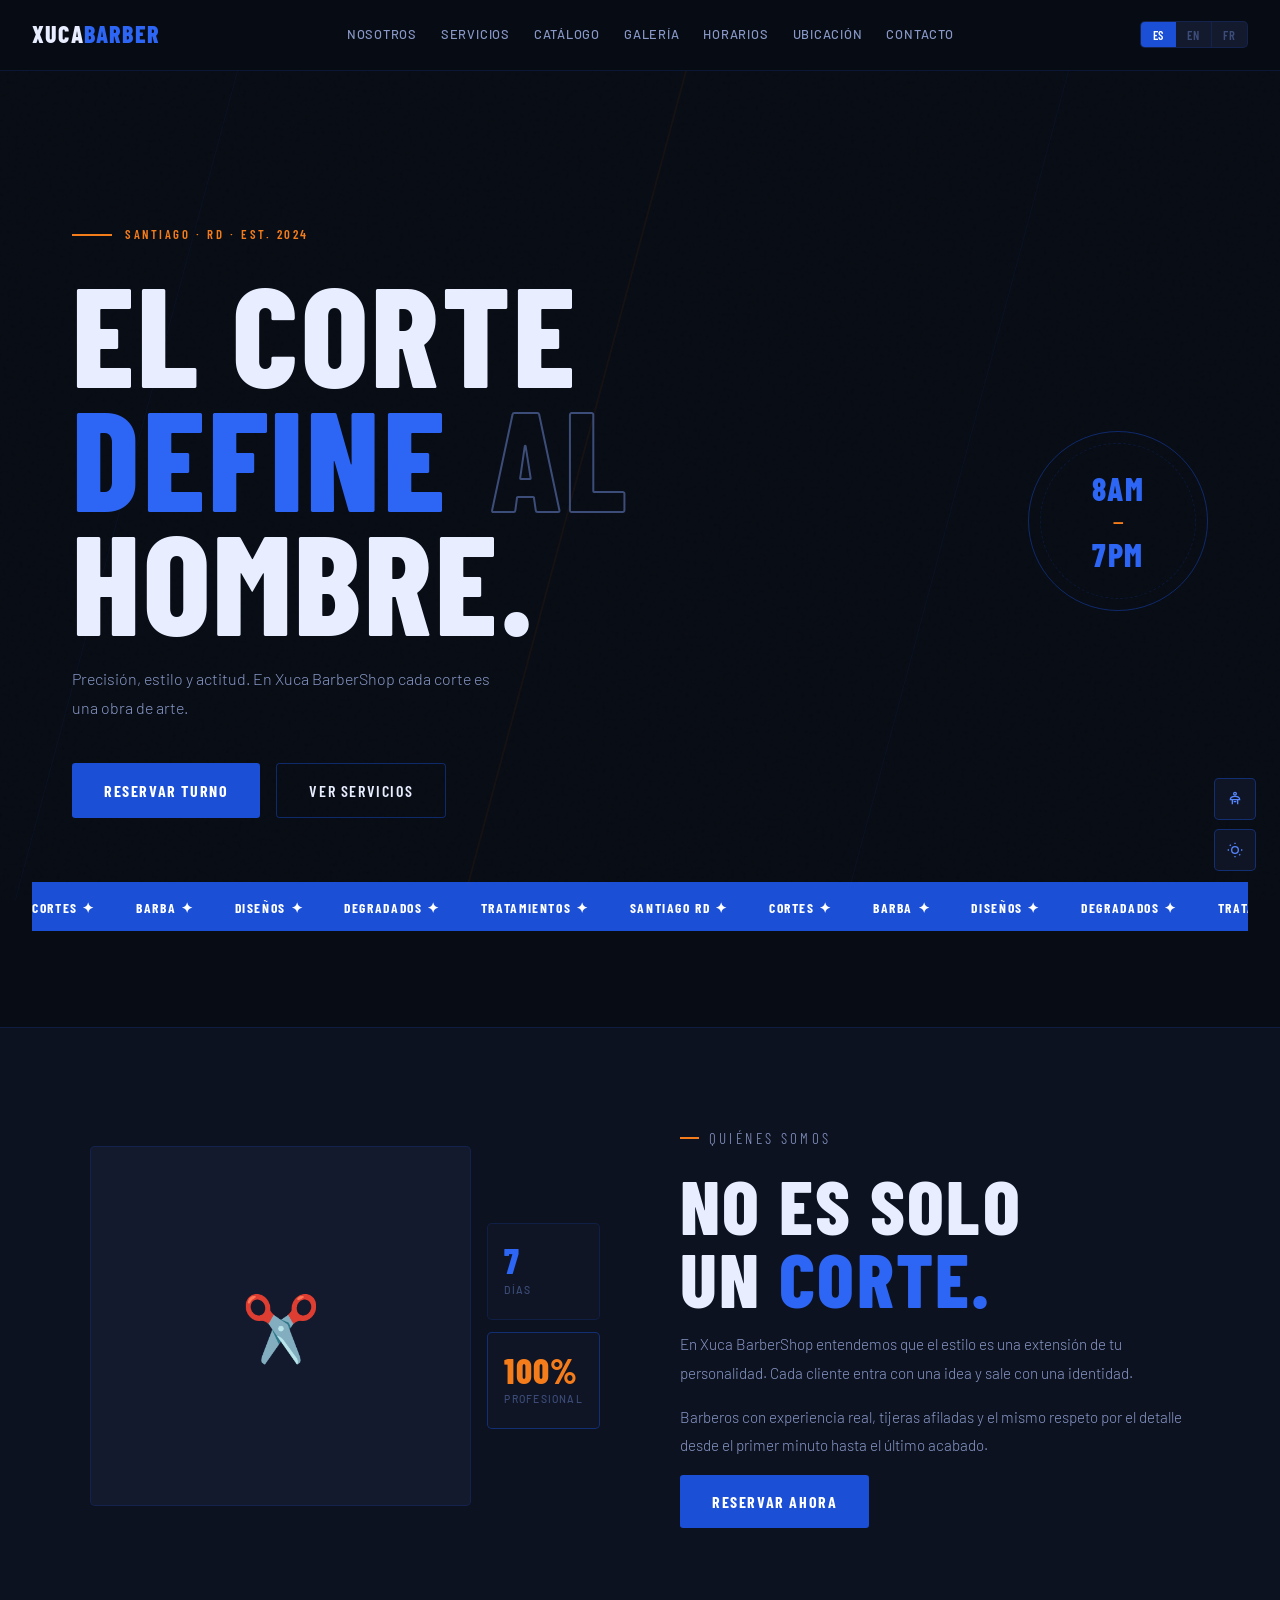
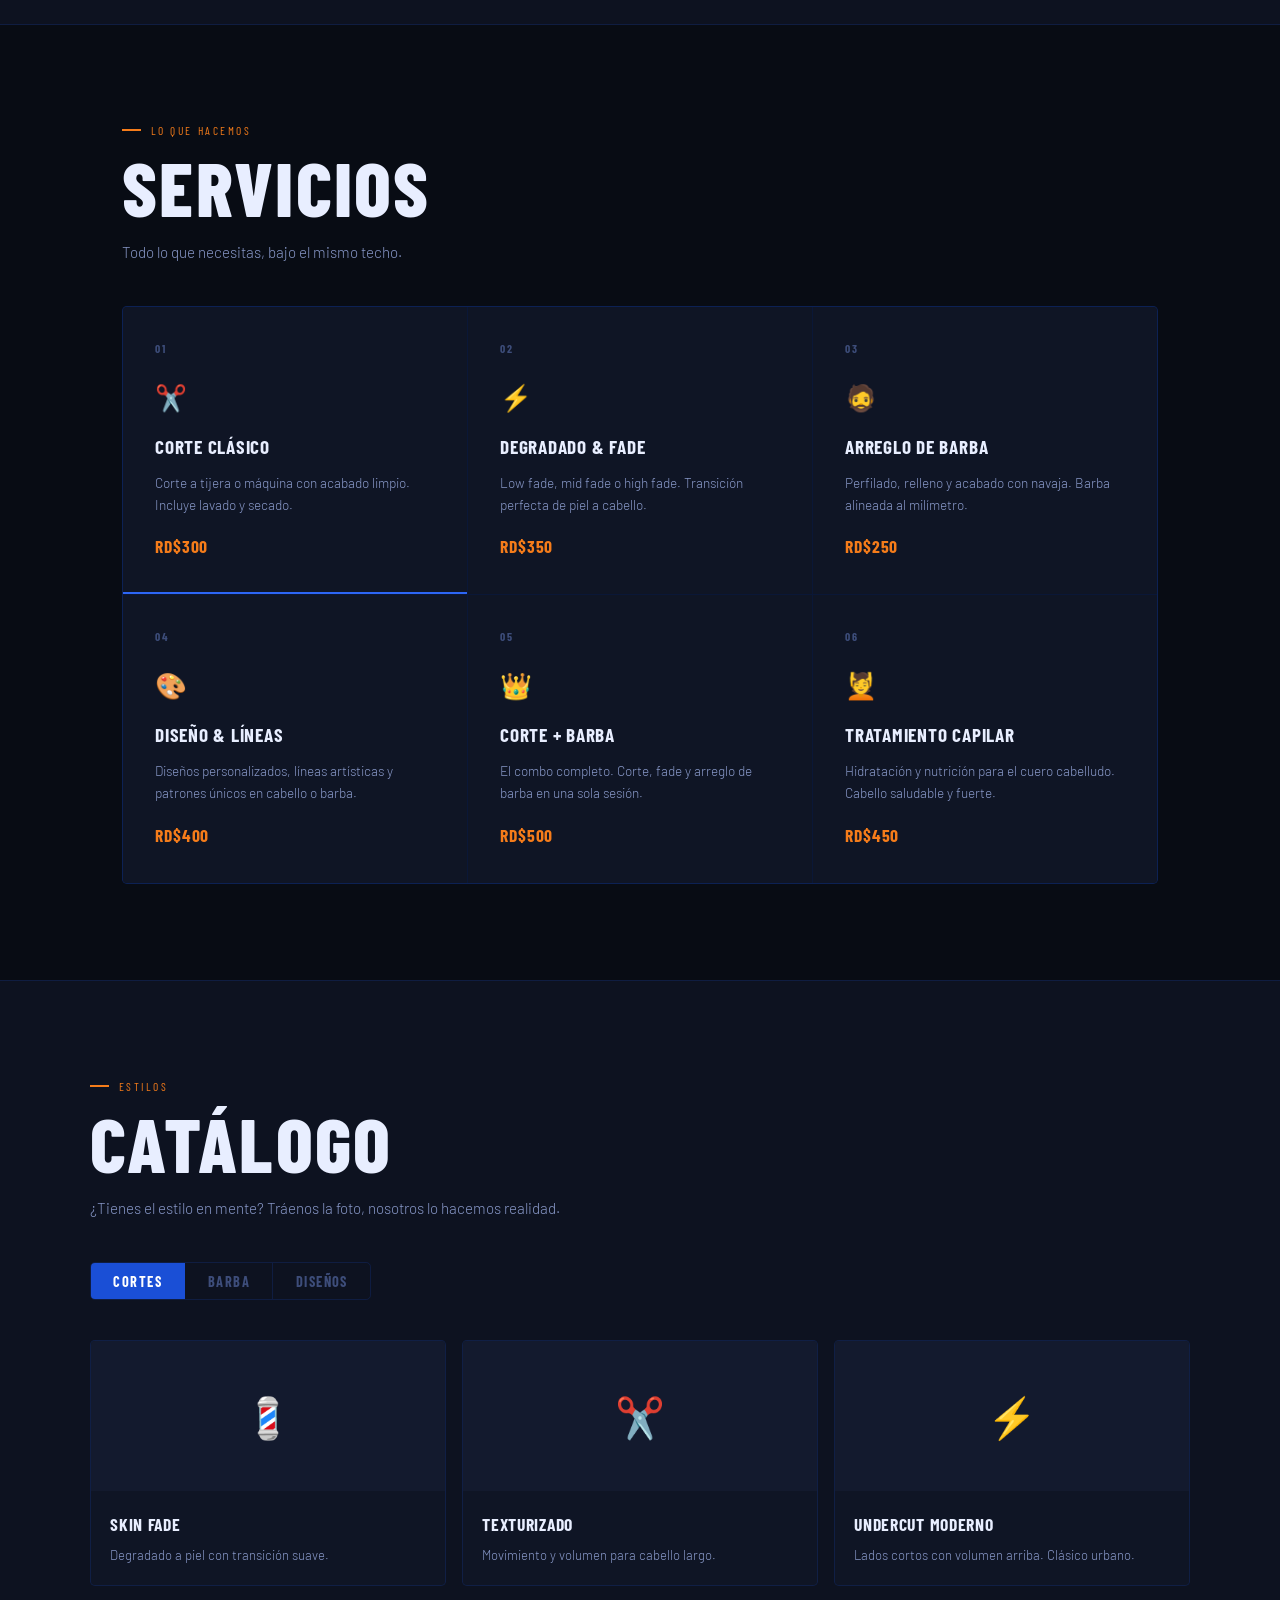
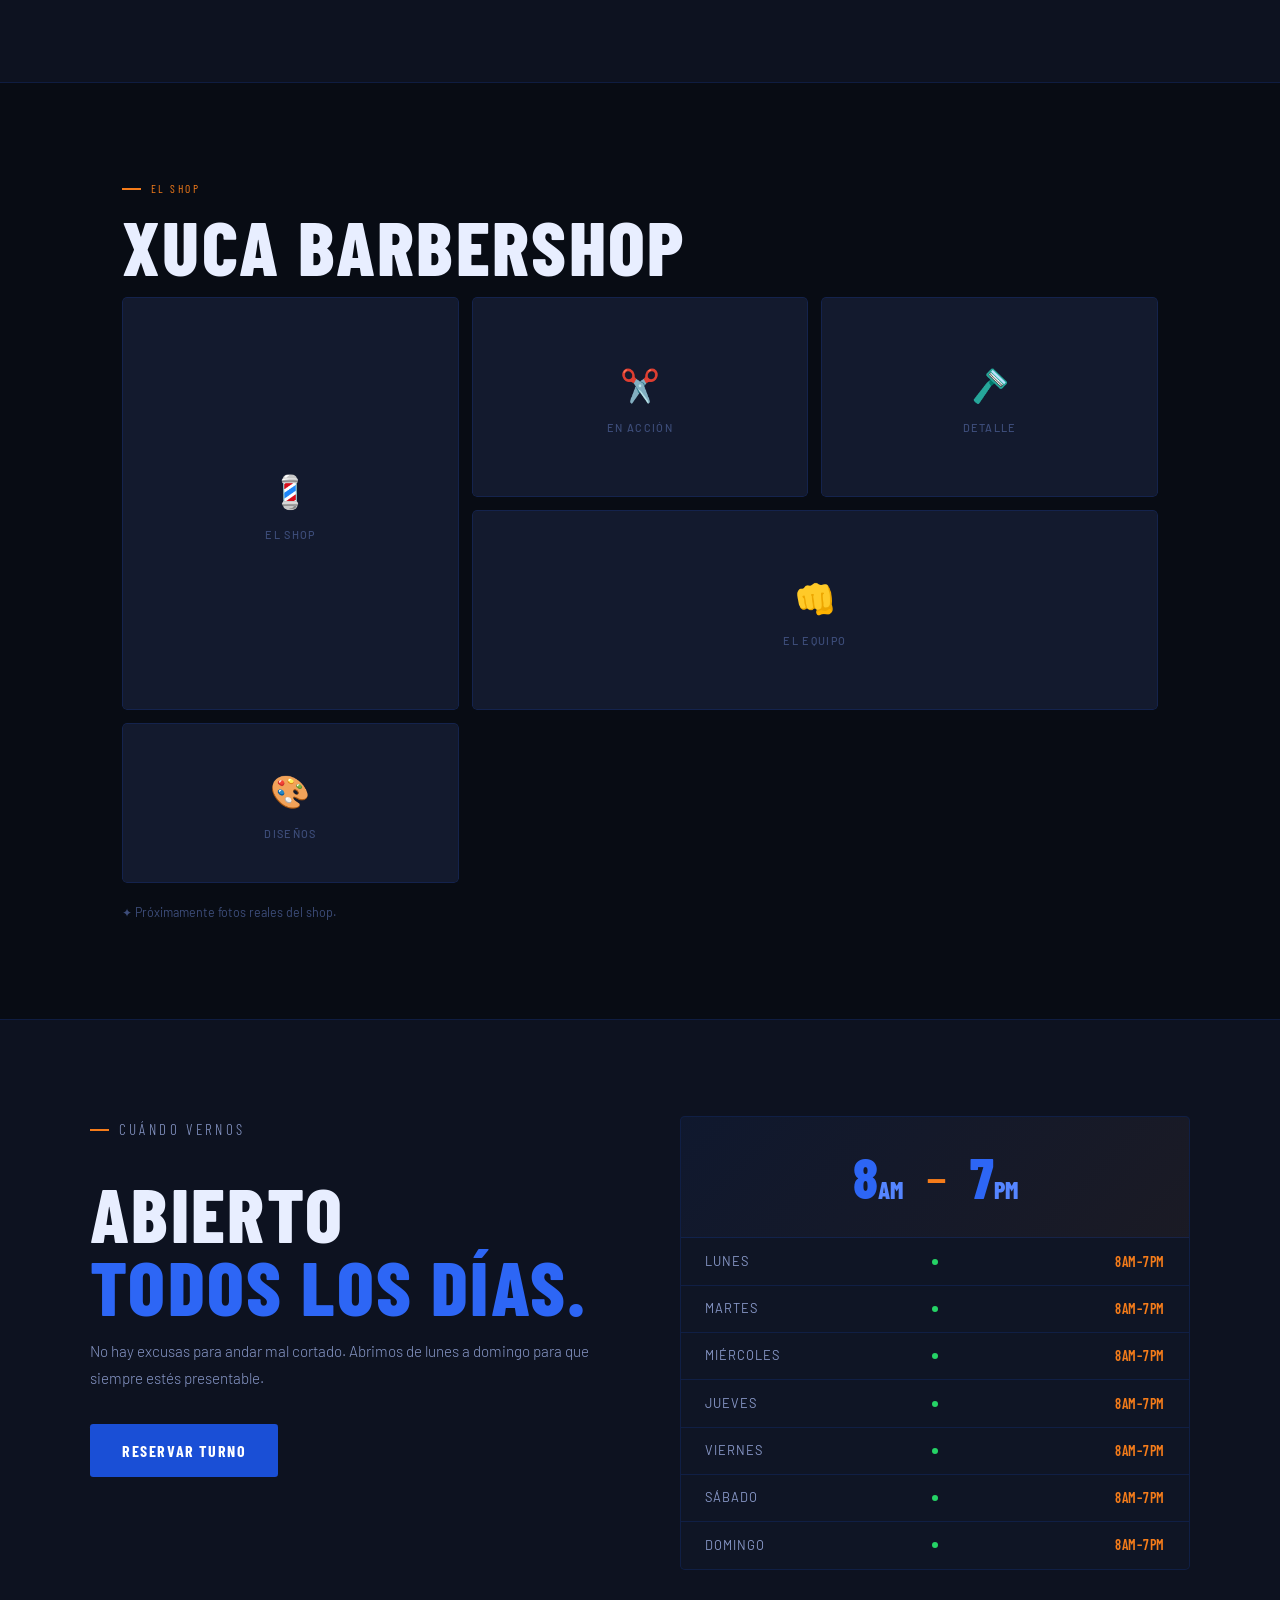
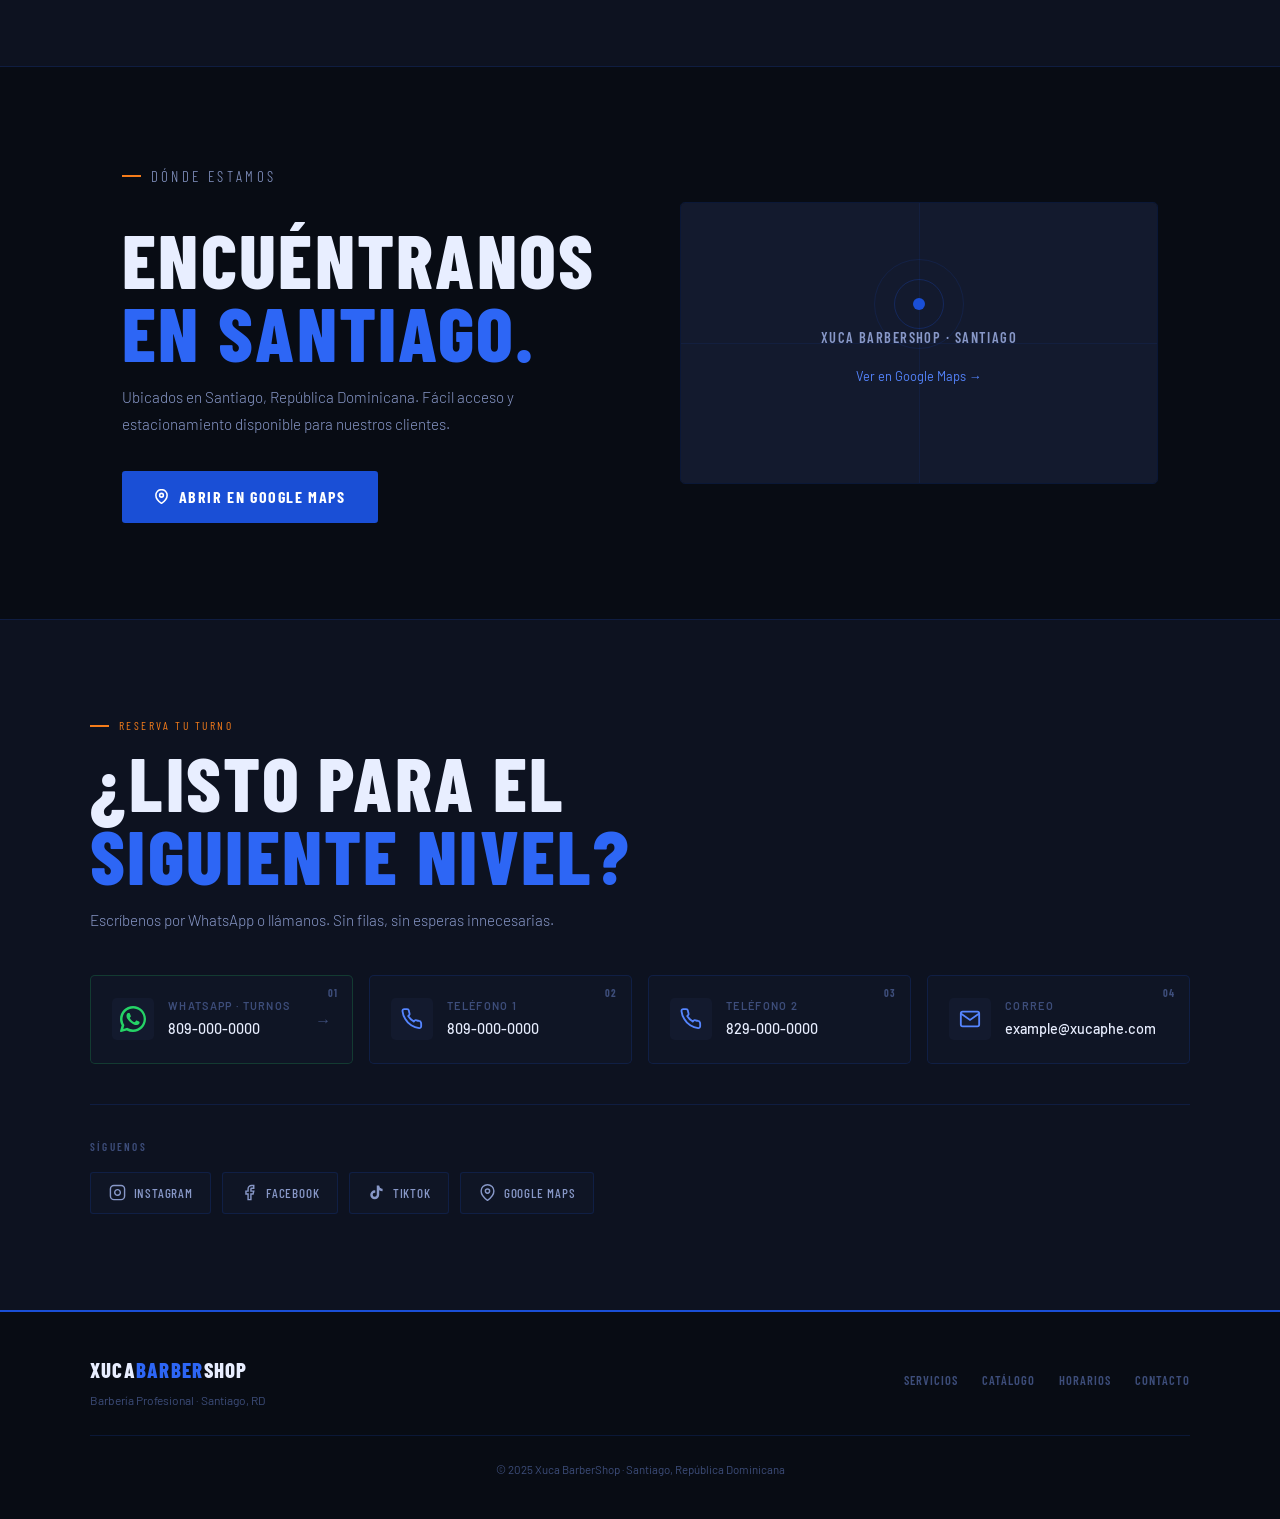
<file: Barberia/index.html>
<!DOCTYPE html>
<html lang="es" data-theme="dark">
<head>
  <meta charset="UTF-8">
  <meta name="viewport" content="width=device-width, initial-scale=1.0">

  <!-- SEO -->
  <meta name="description" content="Xuca BarberShop — Barbería profesional en Santiago, RD. Cortes, arreglos de barba y más. Abierto de lunes a domingo, 8AM a 7PM.">
  <meta name="keywords" content="barbería Santiago, Xuca BarberShop, corte de cabello Santiago, barbero dominicano, barba Santiago RD">
  <meta name="author" content="Xuca BarberShop">
  <meta property="og:title" content="Xuca BarberShop — Santiago, RD">
  <meta property="og:description" content="Cortes que hablan por sí solos. Santiago, República Dominicana.">
  <meta property="og:type" content="local_business">

  <title>Xuca BarberShop — Santiago, RD</title>

  <link rel="preconnect" href="https://fonts.googleapis.com">
  <link rel="preconnect" href="https://fonts.gstatic.com" crossorigin>
  <link href="https://fonts.googleapis.com/css2?family=Barlow+Condensed:ital,wght@0,400;0,600;0,700;0,800;1,700&family=Barlow:wght@300;400;500&display=swap" rel="stylesheet">
  <link rel="stylesheet" href="styles.css">
</head>
<body>

  <!-- Panel accesibilidad -->
  <div id="a11y-panel" class="a11y-panel" role="dialog" aria-label="Opciones de accesibilidad" aria-hidden="true">
    <div class="a11y-header">
      <span id="a11y-title">Accesibilidad</span>
      <button class="a11y-close" onclick="toggleA11y()" aria-label="Cerrar">✕</button>
    </div>
    <div class="a11y-options">
      <button class="a11y-opt" onclick="toggleHighContrast()" id="btn-contrast">
        <span class="a11y-icon">◑</span><span id="lbl-contrast">Alto contraste</span>
      </button>
      <button class="a11y-opt" onclick="toggleBigText()" id="btn-bigtext">
        <span class="a11y-icon">A+</span><span id="lbl-bigtext">Texto grande</span>
      </button>
      <button class="a11y-opt" onclick="toggleUnderlineLinks()" id="btn-links">
        <span class="a11y-icon">U</span><span id="lbl-links">Subrayar enlaces</span>
      </button>
      <button class="a11y-opt" onclick="toggleReadableFont()" id="btn-font">
        <span class="a11y-icon">Aa</span><span id="lbl-font">Fuente legible</span>
      </button>
    </div>
  </div>

  <!-- Controles flotantes -->
  <div class="floating-controls">
    <button class="float-btn" onclick="toggleA11y()" aria-label="Accesibilidad">
      <svg width="16" height="16" viewBox="0 0 24 24" fill="none" stroke="currentColor" stroke-width="2"><circle cx="12" cy="4" r="2"/><path d="M12 8c-4 0-7 2-7 5h14c0-3-3-5-7-5z"/><path d="M8 13v7M16 13v7M10 16h4"/></svg>
    </button>
    <button class="float-btn" onclick="toggleTheme()" id="themeBtn" aria-label="Cambiar tema">
      <svg id="icon-sun" width="16" height="16" viewBox="0 0 24 24" fill="none" stroke="currentColor" stroke-width="2"><circle cx="12" cy="12" r="5"/><line x1="12" y1="1" x2="12" y2="3"/><line x1="12" y1="21" x2="12" y2="23"/><line x1="4.22" y1="4.22" x2="5.64" y2="5.64"/><line x1="18.36" y1="18.36" x2="19.78" y2="19.78"/><line x1="1" y1="12" x2="3" y2="12"/><line x1="21" y1="12" x2="23" y2="12"/></svg>
      <svg id="icon-moon" width="16" height="16" viewBox="0 0 24 24" fill="none" stroke="currentColor" stroke-width="2" style="display:none"><path d="M21 12.79A9 9 0 1 1 11.21 3 7 7 0 0 0 21 12.79z"/></svg>
    </button>
  </div>

  <!-- NAV -->
  <nav id="navbar">
    <a href="#inicio" class="nav-logo">XUCA<span>BARBER</span></a>
    <button class="nav-hamburger" id="hamburger" onclick="toggleMenu()" aria-label="Menú">
      <span></span><span></span><span></span>
    </button>
    <div class="nav-center" id="navMenu">
      <a href="#nosotros"  class="nav-link" data-i18n="nav.about">Nosotros</a>
      <a href="#servicios" class="nav-link" data-i18n="nav.services">Servicios</a>
      <a href="#catalogo"  class="nav-link" data-i18n="nav.catalog">Catálogo</a>
      <a href="#galeria"   class="nav-link" data-i18n="nav.gallery">Galería</a>
      <a href="#horarios"  class="nav-link" data-i18n="nav.hours">Horarios</a>
      <a href="#ubicacion" class="nav-link" data-i18n="nav.location">Ubicación</a>
      <a href="#contacto"  class="nav-link" data-i18n="nav.contact">Contacto</a>
    </div>
    <div class="nav-right">
      <div class="lang-switcher">
        <button class="lang-btn active" data-lang="es" onclick="setLang('es')">ES</button>
        <button class="lang-btn" data-lang="en" onclick="setLang('en')">EN</button>
        <button class="lang-btn" data-lang="fr" onclick="setLang('fr')">FR</button>
      </div>
    </div>
  </nav>

  <main>

    <!-- HERO -->
    <section class="hero" id="inicio">
      <div class="hero-stripes" aria-hidden="true">
        <div class="stripe s1"></div>
        <div class="stripe s2"></div>
        <div class="stripe s3"></div>
      </div>
      <div class="hero-noise" aria-hidden="true"></div>
      <div class="hero-inner">
        <div class="hero-content">
          <div class="hero-tag-row">
            <span class="tag-line"></span>
            <span class="hero-tag" data-i18n="hero.tag">Santiago · RD · Est. 2024</span>
          </div>
          <h1 class="hero-title">
            <span class="ht-top" data-i18n="hero.line1">EL CORTE</span>
            <span class="ht-mid">
              <span class="ht-accent" data-i18n="hero.line2">DEFINE</span>
              <span class="ht-outline" data-i18n="hero.line3">AL</span>
            </span>
            <span class="ht-bot" data-i18n="hero.line4">HOMBRE.</span>
          </h1>
          <p class="hero-sub" data-i18n="hero.sub">Precisión, estilo y actitud. En Xuca BarberShop cada corte es una obra de arte.</p>
          <div class="hero-actions">
            <a href="#contacto" class="btn-primary" data-i18n="hero.cta1">Reservar turno</a>
            <a href="#servicios" class="btn-ghost" data-i18n="hero.cta2">Ver servicios</a>
          </div>
        </div>
        <div class="hero-badge-col" aria-hidden="true">
          <div class="badge-circle">
            <span class="badge-inner">
              <span class="badge-num">8AM</span>
              <span class="badge-sep">—</span>
              <span class="badge-num">7PM</span>
            </span>
            <span class="badge-ring-text">LUNES · MARTES · MIÉRCOLES · JUEVES · VIERNES · SÁBADO · DOMINGO ·</span>
          </div>
        </div>
      </div>
      <div class="hero-ticker" aria-hidden="true">
        <div class="ticker-track">
          <span>CORTES ✦</span><span>BARBA ✦</span><span>DISEÑOS ✦</span>
          <span>DEGRADADOS ✦</span><span>TRATAMIENTOS ✦</span><span>SANTIAGO RD ✦</span>
          <span>CORTES ✦</span><span>BARBA ✦</span><span>DISEÑOS ✦</span>
          <span>DEGRADADOS ✦</span><span>TRATAMIENTOS ✦</span><span>SANTIAGO RD ✦</span>
        </div>
      </div>
    </section>

    <!-- NOSOTROS -->
    <section class="about" id="nosotros">
      <div class="about-inner">
        <div class="about-img-col">
          <div class="about-img-frame">
            <div class="about-img-ph"><span>✂️</span></div>
            <div class="about-img-deco"></div>
          </div>
          <div class="about-numbers">
            <div class="num-box"><span class="num-n">7</span><span class="num-l" data-i18n="about.days">días</span></div>
            <div class="num-box accent-box"><span class="num-n">100%</span><span class="num-l" data-i18n="about.pro">profesional</span></div>
          </div>
        </div>
        <div class="about-text">
          <p class="section-tag" data-i18n="about.tag">Quiénes somos</p>
          <h2 class="section-title" data-i18n="about.title">NO ES SOLO<br>UN <span class="st-accent">CORTE.</span></h2>
          <p data-i18n="about.p1">En Xuca BarberShop entendemos que el estilo es una extensión de tu personalidad. Cada cliente entra con una idea y sale con una identidad.</p>
          <p data-i18n="about.p2">Barberos con experiencia real, tijeras afiladas y el mismo respeto por el detalle desde el primer minuto hasta el último acabado.</p>
          <a href="#contacto" class="btn-primary" data-i18n="about.cta">Reservar ahora</a>
        </div>
      </div>
    </section>

    <!-- SERVICIOS -->
    <section class="services-section" id="servicios">
      <div class="services-inner">
        <div class="services-header">
          <p class="section-tag" data-i18n="srv.tag">Lo que hacemos</p>
          <h2 class="section-title" data-i18n="srv.title">SERVICIOS</h2>
          <p class="section-sub" data-i18n="srv.sub">Todo lo que necesitas, bajo el mismo techo.</p>
        </div>
        <div class="services-grid">

          <div class="srv-card featured">
            <div class="srv-num">01</div>
            <div class="srv-icon-wrap">✂️</div>
            <h3 data-i18n="s1.name">Corte clásico</h3>
            <p data-i18n="s1.desc">Corte a tijera o máquina con acabado limpio. Incluye lavado y secado.</p>
            <span class="srv-price">RD$300</span>
          </div>
          <div class="srv-card">
            <div class="srv-num">02</div>
            <div class="srv-icon-wrap">⚡</div>
            <h3 data-i18n="s2.name">Degradado & Fade</h3>
            <p data-i18n="s2.desc">Low fade, mid fade o high fade. Transición perfecta de piel a cabello.</p>
            <span class="srv-price">RD$350</span>
          </div>
          <div class="srv-card">
            <div class="srv-num">03</div>
            <div class="srv-icon-wrap">🧔</div>
            <h3 data-i18n="s3.name">Arreglo de barba</h3>
            <p data-i18n="s3.desc">Perfilado, relleno y acabado con navaja. Barba alineada al milímetro.</p>
            <span class="srv-price">RD$250</span>
          </div>
          <div class="srv-card">
            <div class="srv-num">04</div>
            <div class="srv-icon-wrap">🎨</div>
            <h3 data-i18n="s4.name">Diseño & Líneas</h3>
            <p data-i18n="s4.desc">Diseños personalizados, líneas artísticas y patrones únicos en cabello o barba.</p>
            <span class="srv-price">RD$400</span>
          </div>
          <div class="srv-card">
            <div class="srv-num">05</div>
            <div class="srv-icon-wrap">👑</div>
            <h3 data-i18n="s5.name">Corte + Barba</h3>
            <p data-i18n="s5.desc">El combo completo. Corte, fade y arreglo de barba en una sola sesión.</p>
            <span class="srv-price">RD$500</span>
          </div>
          <div class="srv-card">
            <div class="srv-num">06</div>
            <div class="srv-icon-wrap">💆</div>
            <h3 data-i18n="s6.name">Tratamiento capilar</h3>
            <p data-i18n="s6.desc">Hidratación y nutrición para el cuero cabelludo. Cabello saludable y fuerte.</p>
            <span class="srv-price">RD$450</span>
          </div>

        </div>
      </div>
    </section>

    <!-- CATÁLOGO -->
    <section class="catalog-section" id="catalogo">
      <div class="catalog-inner">
        <div class="catalog-header">
          <p class="section-tag" data-i18n="cat.tag">Estilos</p>
          <h2 class="section-title" data-i18n="cat.title">CATÁLOGO</h2>
          <p class="section-sub" data-i18n="cat.sub">¿Tienes el estilo en mente? Tráenos la foto, nosotros lo hacemos realidad.</p>
        </div>
        <div class="cat-tabs">
          <button class="cat-tab active" data-cat="cortes" onclick="filterCat(this)" data-i18n="cat.c1">Cortes</button>
          <button class="cat-tab" data-cat="barba" onclick="filterCat(this)" data-i18n="cat.c2">Barba</button>
          <button class="cat-tab" data-cat="disenos" onclick="filterCat(this)" data-i18n="cat.c3">Diseños</button>
        </div>
        <div class="cat-grid" id="catGrid">

          <div class="cat-card" data-cat="cortes">
            <div class="cat-img"><span>💈</span></div>
            <div class="cat-info"><h3 data-i18n="c1.name">Skin fade</h3><p data-i18n="c1.desc">Degradado a piel con transición suave.</p></div>
          </div>
          <div class="cat-card" data-cat="cortes">
            <div class="cat-img"><span>✂️</span></div>
            <div class="cat-info"><h3 data-i18n="c2.name">Texturizado</h3><p data-i18n="c2.desc">Movimiento y volumen para cabello largo.</p></div>
          </div>
          <div class="cat-card" data-cat="cortes">
            <div class="cat-img"><span>⚡</span></div>
            <div class="cat-info"><h3 data-i18n="c3.name">Undercut moderno</h3><p data-i18n="c3.desc">Lados cortos con volumen arriba. Clásico urbano.</p></div>
          </div>

          <div class="cat-card" data-cat="barba" style="display:none">
            <div class="cat-img"><span>🧔</span></div>
            <div class="cat-info"><h3 data-i18n="c4.name">Barba cuadrada</h3><p data-i18n="c4.desc">Líneas definidas para un look poderoso.</p></div>
          </div>
          <div class="cat-card" data-cat="barba" style="display:none">
            <div class="cat-img"><span>🪒</span></div>
            <div class="cat-info"><h3 data-i18n="c5.name">Barba con navaja</h3><p data-i18n="c5.desc">Afeitado clásico con navaja de barbero.</p></div>
          </div>
          <div class="cat-card" data-cat="barba" style="display:none">
            <div class="cat-img"><span>👊</span></div>
            <div class="cat-info"><h3 data-i18n="c6.name">Barba estilo</h3><p data-i18n="c6.desc">Forma y volumen para barba larga.</p></div>
          </div>

          <div class="cat-card" data-cat="disenos" style="display:none">
            <div class="cat-img"><span>🎨</span></div>
            <div class="cat-info"><h3 data-i18n="c7.name">Línea artística</h3><p data-i18n="c7.desc">Líneas finas y precisas en fade o barba.</p></div>
          </div>
          <div class="cat-card" data-cat="disenos" style="display:none">
            <div class="cat-img"><span>🔷</span></div>
            <div class="cat-info"><h3 data-i18n="c8.name">Patrón geométrico</h3><p data-i18n="c8.desc">Diseños con figuras y formas personalizadas.</p></div>
          </div>
          <div class="cat-card" data-cat="disenos" style="display:none">
            <div class="cat-img"><span>🌀</span></div>
            <div class="cat-info"><h3 data-i18n="c9.name">Logo o inicial</h3><p data-i18n="c9.desc">Tu nombre, inicial o logo en tu corte.</p></div>
          </div>

        </div>
      </div>
    </section>

    <!-- GALERÍA -->
    <section class="gallery-section" id="galeria">
      <div class="gallery-inner">
        <p class="section-tag" data-i18n="gal.tag">El shop</p>
        <h2 class="section-title" data-i18n="gal.title">XUCA BARBERSHOP</h2>
        <div class="gallery-grid">
          <div class="gal-item gi-tall"><div class="gph"><span>💈</span><p data-i18n="g1">El shop</p></div></div>
          <div class="gal-item"><div class="gph"><span>✂️</span><p data-i18n="g2">En acción</p></div></div>
          <div class="gal-item"><div class="gph"><span>🪒</span><p data-i18n="g3">Detalle</p></div></div>
          <div class="gal-item gi-wide"><div class="gph"><span>👊</span><p data-i18n="g4">El equipo</p></div></div>
          <div class="gal-item"><div class="gph"><span>🎨</span><p data-i18n="g5">Diseños</p></div></div>
        </div>
        <p class="gal-note" data-i18n="gal.note">✦ Próximamente fotos reales del shop.</p>
      </div>
    </section>

    <!-- HORARIOS -->
    <section class="hours-section" id="horarios">
      <div class="hours-inner">
        <div class="hours-left">
          <p class="section-tag" data-i18n="hrs.tag">Cuándo vernos</p>
          <h2 class="section-title" data-i18n="hrs.title">ABIERTO<br><span class="st-accent">TODOS LOS DÍAS.</span></h2>
          <p data-i18n="hrs.desc">No hay excusas para andar mal cortado. Abrimos de lunes a domingo para que siempre estés presentable.</p>
          <a href="#contacto" class="btn-primary" data-i18n="hrs.cta">Reservar turno</a>
        </div>
        <div class="hours-right">
          <div class="hours-display">
            <div class="hd-top">
              <span class="hd-time">8<em>AM</em></span>
              <span class="hd-dash">—</span>
              <span class="hd-time">7<em>PM</em></span>
            </div>
            <div class="hours-list">
              <div class="h-row"><span data-i18n="hrs.mon">Lunes</span><span class="h-dot active"></span><span class="h-t">8AM–7PM</span></div>
              <div class="h-row"><span data-i18n="hrs.tue">Martes</span><span class="h-dot active"></span><span class="h-t">8AM–7PM</span></div>
              <div class="h-row"><span data-i18n="hrs.wed">Miércoles</span><span class="h-dot active"></span><span class="h-t">8AM–7PM</span></div>
              <div class="h-row"><span data-i18n="hrs.thu">Jueves</span><span class="h-dot active"></span><span class="h-t">8AM–7PM</span></div>
              <div class="h-row"><span data-i18n="hrs.fri">Viernes</span><span class="h-dot active"></span><span class="h-t">8AM–7PM</span></div>
              <div class="h-row"><span data-i18n="hrs.sat">Sábado</span><span class="h-dot active"></span><span class="h-t">8AM–7PM</span></div>
              <div class="h-row"><span data-i18n="hrs.sun">Domingo</span><span class="h-dot active"></span><span class="h-t">8AM–7PM</span></div>
            </div>
          </div>
        </div>
      </div>
    </section>

    <!-- UBICACIÓN -->
    <section class="location-section" id="ubicacion">
      <div class="location-inner">
        <div class="location-text">
          <p class="section-tag" data-i18n="loc.tag">Dónde estamos</p>
          <h2 class="section-title" data-i18n="loc.title">ENCUÉNTRANOS<br><span class="st-accent">EN SANTIAGO.</span></h2>
          <p data-i18n="loc.desc">Ubicados en Santiago, República Dominicana. Fácil acceso y estacionamiento disponible para nuestros clientes.</p>
          <a href="https://maps.google.com/?q=Santiago,+República+Dominicana" target="_blank" rel="noopener" class="btn-primary map-btn">
            <svg width="15" height="15" viewBox="0 0 24 24" fill="none" stroke="currentColor" stroke-width="2.5"><path d="M21 10c0 7-9 13-9 13s-9-6-9-13a9 9 0 0 1 18 0z"/><circle cx="12" cy="10" r="3"/></svg>
            <span data-i18n="loc.cta">Abrir en Google Maps</span>
          </a>
        </div>
        <div class="location-map">
          <div class="map-mock">
            <div class="map-cross-lines" aria-hidden="true">
              <div class="mcl h"></div>
              <div class="mcl v"></div>
            </div>
            <div class="map-target" aria-hidden="true">
              <div class="mt-ring r1"></div>
              <div class="mt-ring r2"></div>
              <div class="mt-dot"></div>
            </div>
            <p class="map-name">Xuca BarberShop · Santiago</p>
            <a href="https://maps.google.com/?q=Santiago,+República+Dominicana" target="_blank" rel="noopener" class="map-link" data-i18n="loc.open">Ver en Google Maps →</a>
          </div>
        </div>
      </div>
    </section>

    <!-- CONTACTO -->
    <section class="contact-section" id="contacto">
      <div class="contact-inner">
        <div class="contact-header">
          <p class="section-tag" data-i18n="con.tag">Reserva tu turno</p>
          <h2 class="section-title" data-i18n="con.title">¿LISTO PARA EL<br><span class="st-accent">SIGUIENTE NIVEL?</span></h2>
          <p class="section-sub" data-i18n="con.sub">Escríbenos por WhatsApp o llámanos. Sin filas, sin esperas innecesarias.</p>
        </div>
        <div class="contact-cards">
          <a href="https://wa.me/18090000000" target="_blank" rel="noopener" class="con-card wa-card">
            <div class="con-num">01</div>
            <div class="con-icon">
              <svg width="26" height="26" viewBox="0 0 24 24" fill="currentColor"><path d="M17.472 14.382c-.297-.149-1.758-.867-2.03-.967-.273-.099-.471-.148-.67.15-.197.297-.767.966-.94 1.164-.173.199-.347.223-.644.075-.297-.15-1.255-.463-2.39-1.475-.883-.788-1.48-1.761-1.653-2.059-.173-.297-.018-.458.13-.606.134-.133.298-.347.446-.52.149-.174.198-.298.298-.497.099-.198.05-.371-.025-.52-.075-.149-.669-1.612-.916-2.207-.242-.579-.487-.5-.669-.51-.173-.008-.371-.01-.57-.01-.198 0-.52.074-.792.372-.272.297-1.04 1.016-1.04 2.479 0 1.462 1.065 2.875 1.213 3.074.149.198 2.096 3.2 5.077 4.487.709.306 1.262.489 1.694.625.712.227 1.36.195 1.871.118.571-.085 1.758-.719 2.006-1.413.248-.694.248-1.289.173-1.413-.074-.124-.272-.198-.57-.347z"/><path d="M12 0C5.373 0 0 5.373 0 12c0 2.125.558 4.122 1.532 5.85L.057 23.09a.75.75 0 0 0 .92.92l5.255-1.476A11.952 11.952 0 0 0 12 24c6.627 0 12-5.373 12-12S18.627 0 12 0zm0 21.75a9.75 9.75 0 0 1-4.95-1.35l-.354-.212-3.668 1.03 1.03-3.655-.224-.367A9.75 9.75 0 1 1 12 21.75z"/></svg>
            </div>
            <div class="con-text">
              <span class="con-label" data-i18n="con.wa">WhatsApp · Turnos</span>
              <span class="con-val">809-000-0000</span>
            </div>
            <span class="con-arrow">→</span>
          </a>
          <a href="tel:+18090000000" class="con-card">
            <div class="con-num">02</div>
            <div class="con-icon">
              <svg width="22" height="22" viewBox="0 0 24 24" fill="none" stroke="currentColor" stroke-width="2"><path d="M22 16.92v3a2 2 0 0 1-2.18 2 19.79 19.79 0 0 1-8.63-3.07A19.5 19.5 0 0 1 4.69 12 19.79 19.79 0 0 1 1.61 3.41 2 2 0 0 1 3.6 1.21h3a2 2 0 0 1 2 1.72 12.84 12.84 0 0 0 .7 2.81 2 2 0 0 1-.45 2.11L7.91 8.8a16 16 0 0 0 6 6l.96-.96a2 2 0 0 1 2.11-.45 12.84 12.84 0 0 0 2.81.7A2 2 0 0 1 21.73 16z"/></svg>
            </div>
            <div class="con-text">
              <span class="con-label" data-i18n="con.p1">Teléfono 1</span>
              <span class="con-val">809-000-0000</span>
            </div>
          </a>
          <a href="tel:+18290000000" class="con-card">
            <div class="con-num">03</div>
            <div class="con-icon">
              <svg width="22" height="22" viewBox="0 0 24 24" fill="none" stroke="currentColor" stroke-width="2"><path d="M22 16.92v3a2 2 0 0 1-2.18 2 19.79 19.79 0 0 1-8.63-3.07A19.5 19.5 0 0 1 4.69 12 19.79 19.79 0 0 1 1.61 3.41 2 2 0 0 1 3.6 1.21h3a2 2 0 0 1 2 1.72 12.84 12.84 0 0 0 .7 2.81 2 2 0 0 1-.45 2.11L7.91 8.8a16 16 0 0 0 6 6l.96-.96a2 2 0 0 1 2.11-.45 12.84 12.84 0 0 0 2.81.7A2 2 0 0 1 21.73 16z"/></svg>
            </div>
            <div class="con-text">
              <span class="con-label" data-i18n="con.p2">Teléfono 2</span>
              <span class="con-val">829-000-0000</span>
            </div>
          </a>
          <a href="mailto:example@xucaphe.com" class="con-card">
            <div class="con-num">04</div>
            <div class="con-icon">
              <svg width="22" height="22" viewBox="0 0 24 24" fill="none" stroke="currentColor" stroke-width="2"><path d="M4 4h16c1.1 0 2 .9 2 2v12c0 1.1-.9 2-2 2H4c-1.1 0-2-.9-2-2V6c0-1.1.9-2 2-2z"/><polyline points="22,6 12,13 2,6"/></svg>
            </div>
            <div class="con-text">
              <span class="con-label" data-i18n="con.email">Correo</span>
              <span class="con-val">example@xucaphe.com</span>
            </div>
          </a>
        </div>

        <!-- Redes -->
        <div class="social-wrap">
          <p class="social-label" data-i18n="con.follow">Síguenos</p>
          <div class="social-row">
            <a href="#" class="social-pill" target="_blank" rel="noopener">
              <svg width="17" height="17" viewBox="0 0 24 24" fill="none" stroke="currentColor" stroke-width="2"><rect x="2" y="2" width="20" height="20" rx="5"/><path d="M16 11.37A4 4 0 1 1 12.63 8 4 4 0 0 1 16 11.37z"/><line x1="17.5" y1="6.5" x2="17.51" y2="6.5"/></svg>
              Instagram
            </a>
            <a href="#" class="social-pill" target="_blank" rel="noopener">
              <svg width="17" height="17" viewBox="0 0 24 24" fill="none" stroke="currentColor" stroke-width="2"><path d="M18 2h-3a5 5 0 0 0-5 5v3H7v4h3v8h4v-8h3l1-4h-4V7a1 1 0 0 1 1-1h3z"/></svg>
              Facebook
            </a>
            <a href="#" class="social-pill" target="_blank" rel="noopener">
              <svg width="17" height="17" viewBox="0 0 24 24" fill="currentColor"><path d="M19.59 6.69a4.83 4.83 0 0 1-3.77-4.25V2h-3.45v13.67a2.89 2.89 0 0 1-2.88 2.5 2.89 2.89 0 0 1-2.89-2.89 2.89 2.89 0 0 1 2.89-2.89c.28 0 .54.04.79.1V9.01a6.34 6.34 0 0 0-.79-.05 6.34 6.34 0 0 0-6.34 6.34 6.34 6.34 0 0 0 6.34 6.34 6.34 6.34 0 0 0 6.33-6.34V8.69a8.18 8.18 0 0 0 4.78 1.52V6.75a4.85 4.85 0 0 1-1.01-.06z"/></svg>
              TikTok
            </a>
            <a href="https://maps.google.com/?q=Santiago,+República+Dominicana" class="social-pill" target="_blank" rel="noopener">
              <svg width="17" height="17" viewBox="0 0 24 24" fill="none" stroke="currentColor" stroke-width="2"><path d="M21 10c0 7-9 13-9 13s-9-6-9-13a9 9 0 0 1 18 0z"/><circle cx="12" cy="10" r="3"/></svg>
              Google Maps
            </a>
          </div>
        </div>
      </div>
    </section>

  </main>

  <!-- FOOTER -->
  <footer>
    <div class="footer-inner">
      <div class="footer-brand">
        <span class="footer-logo">XUCA<em>BARBER</em>SHOP</span>
        <p data-i18n="footer.desc">Barbería Profesional · Santiago, RD</p>
      </div>
      <div class="footer-links">
        <a href="#servicios" data-i18n="nav.services">Servicios</a>
        <a href="#catalogo"  data-i18n="nav.catalog">Catálogo</a>
        <a href="#horarios"  data-i18n="nav.hours">Horarios</a>
        <a href="#contacto"  data-i18n="nav.contact">Contacto</a>
      </div>
      <p class="footer-copy" data-i18n="footer.copy">© 2025 Xuca BarberShop · Santiago, República Dominicana</p>
    </div>
  </footer>

  <script src="main.js"></script>
</body>
</html>
</file>
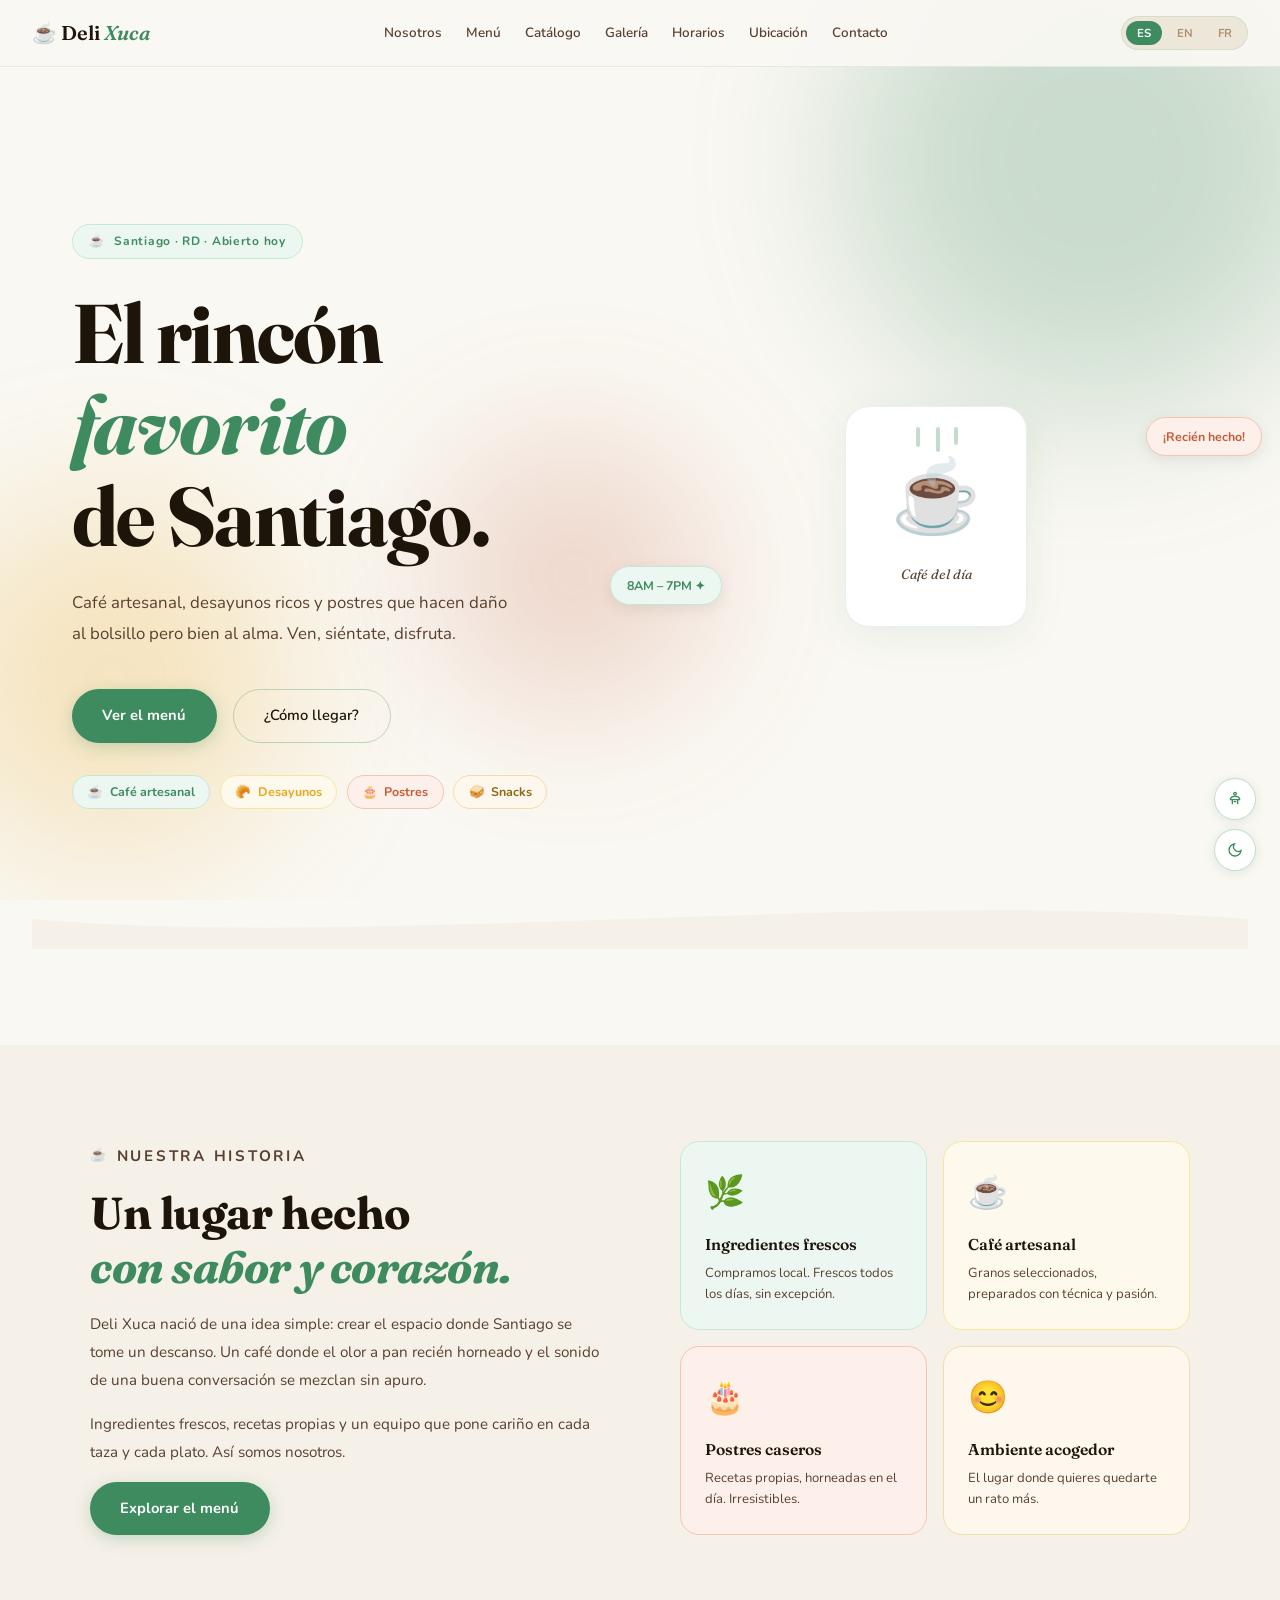
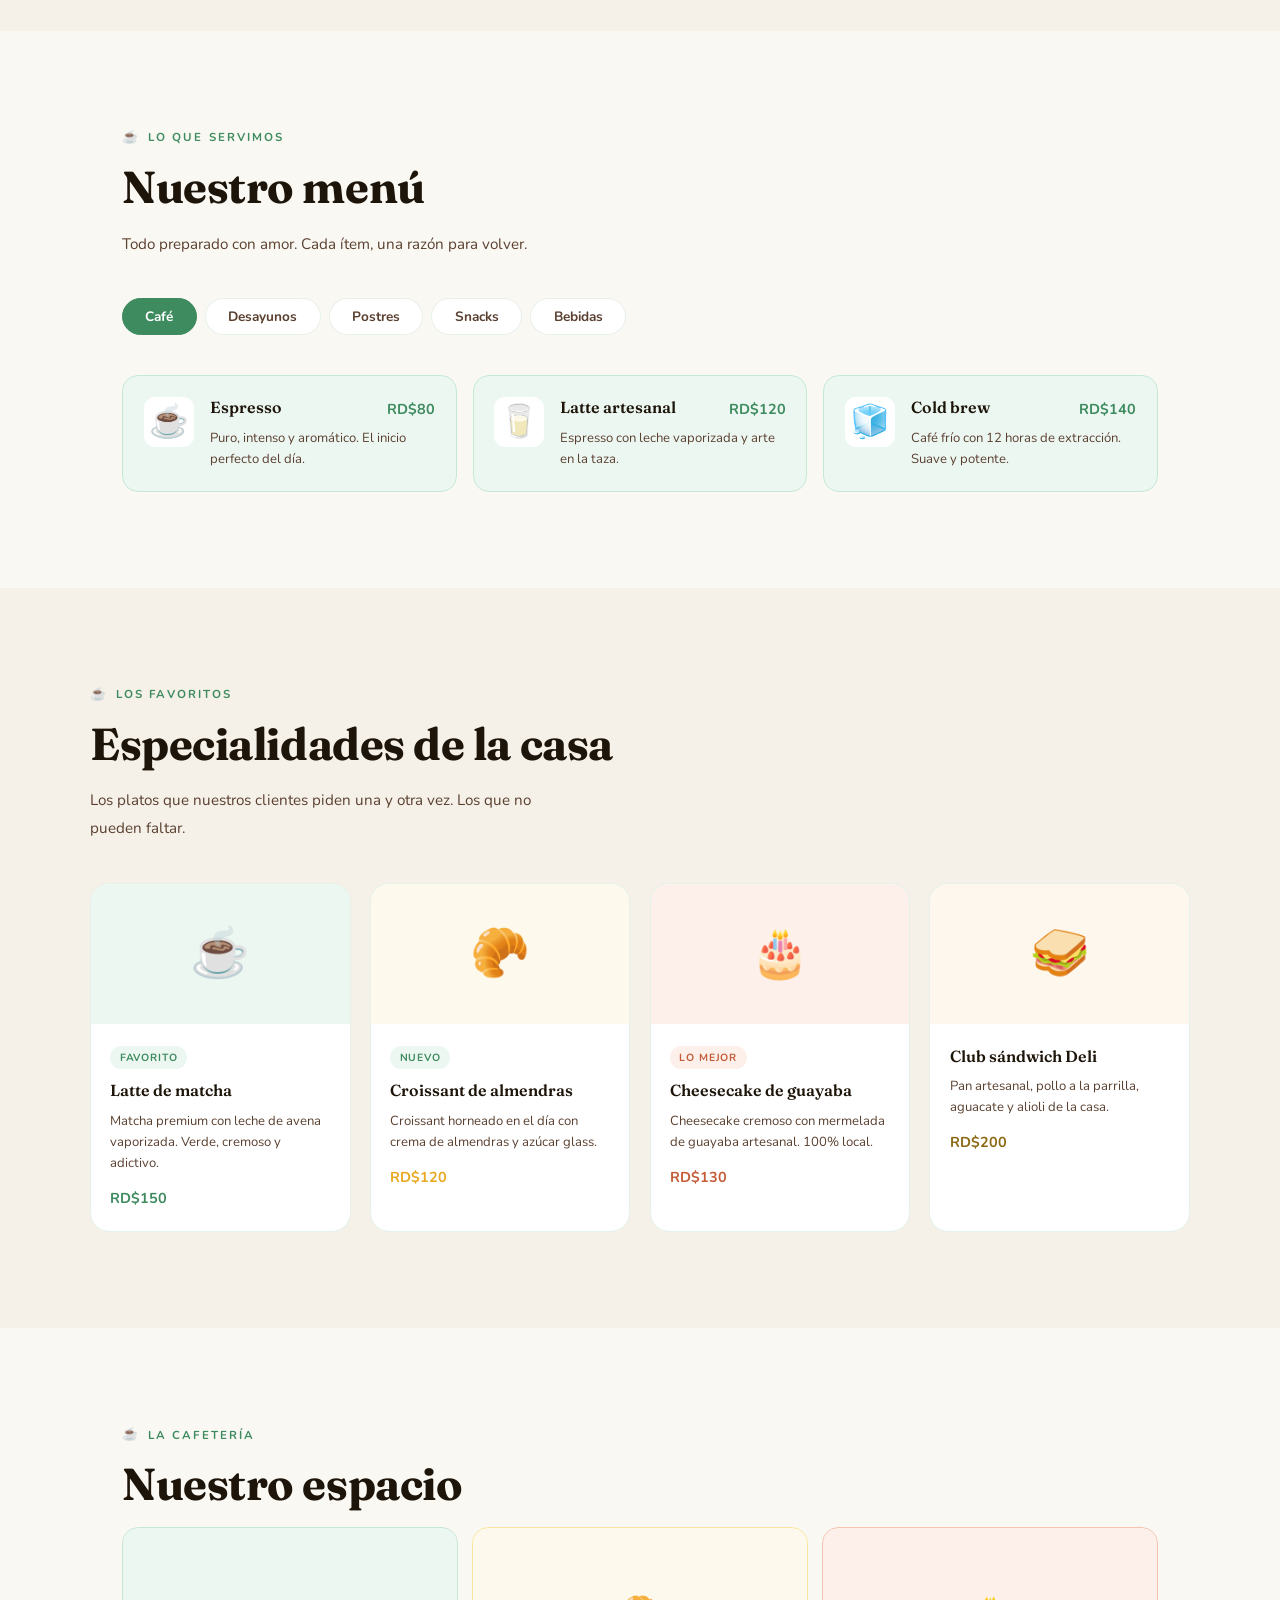
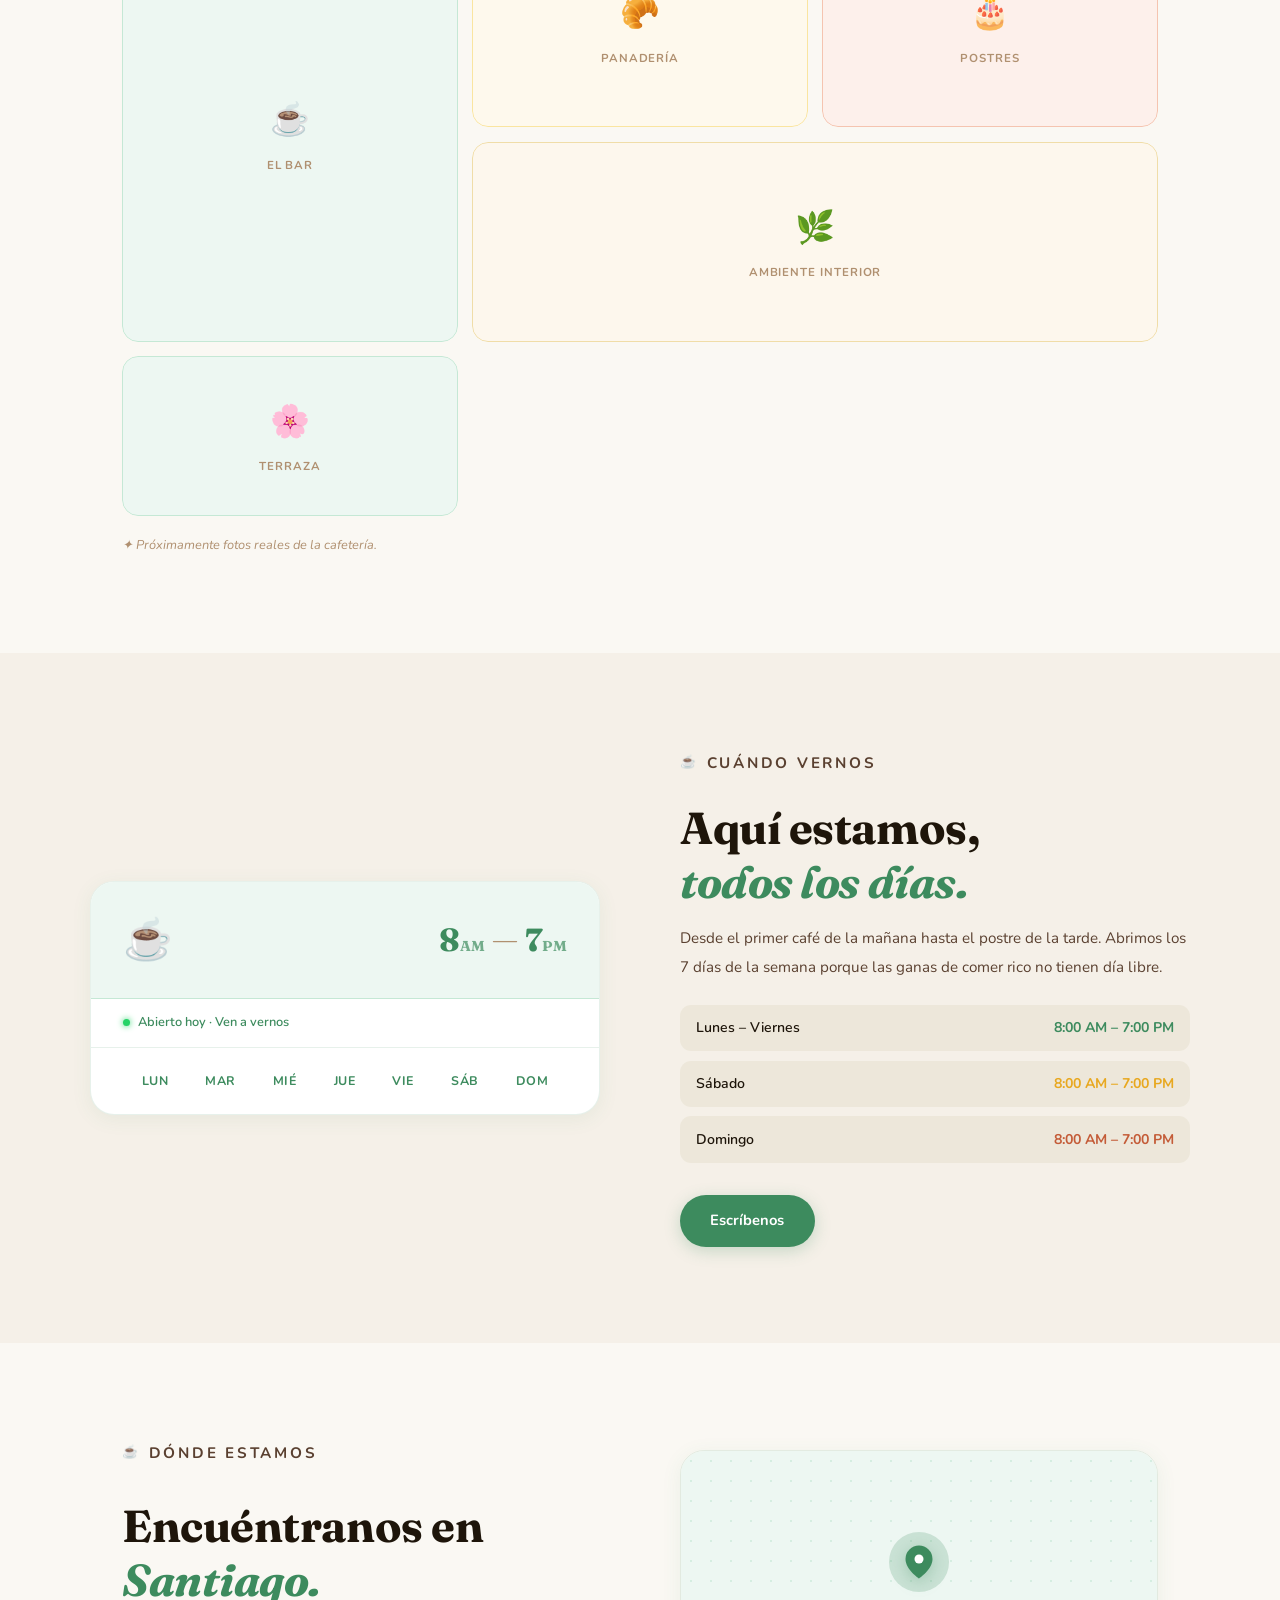
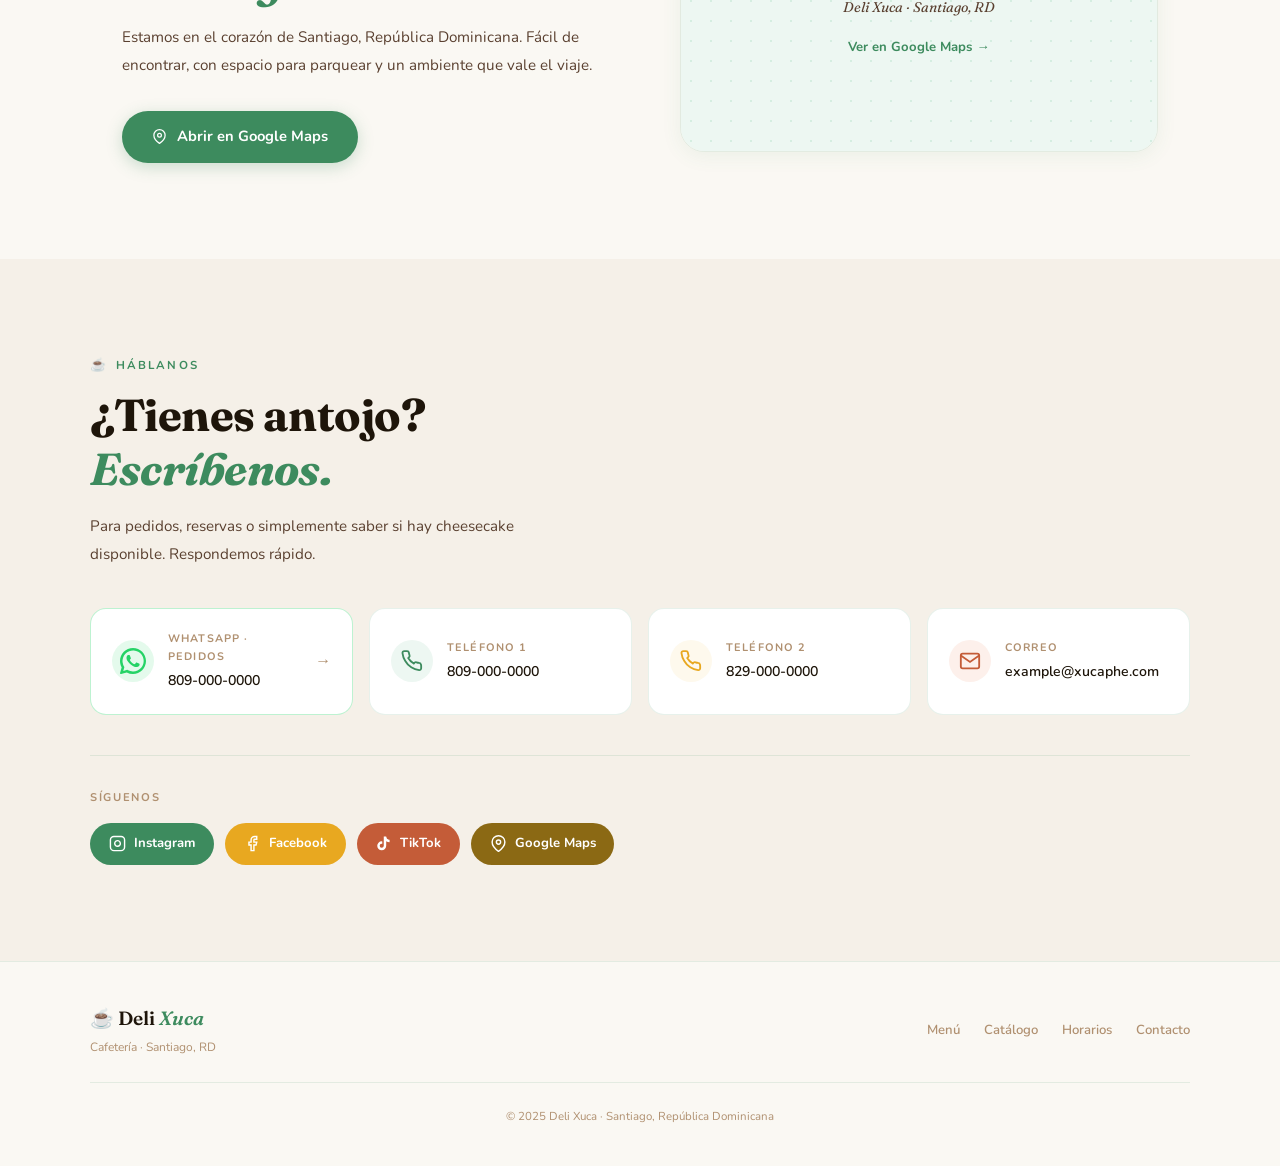
<file: Cafeteria/index.html>
<!DOCTYPE html>
<html lang="es" data-theme="light">
<head>
  <meta charset="UTF-8">
  <meta name="viewport" content="width=device-width, initial-scale=1.0">

  <!-- SEO -->
  <meta name="description" content="Deli Xuca — Cafetería en Santiago, RD. Café artesanal, desayunos deliciosos, postres y snacks. Abierto de 8AM a 7PM todos los días.">
  <meta name="keywords" content="cafetería Santiago, Deli Xuca, café Santiago RD, desayunos Santiago, pasteles café dominicano">
  <meta name="author" content="Deli Xuca">
  <meta property="og:title" content="Deli Xuca — Cafetería en Santiago, RD">
  <meta property="og:description" content="El rincón favorito de Santiago. Café, comida y buena vibra.">
  <meta property="og:type" content="restaurant">

  <title>Deli Xuca — Cafetería en Santiago</title>

  <link rel="preconnect" href="https://fonts.googleapis.com">
  <link rel="preconnect" href="https://fonts.gstatic.com" crossorigin>
  <link href="https://fonts.googleapis.com/css2?family=Fraunces:ital,wght@0,400;0,600;0,700;1,400;1,600&family=Nunito:wght@400;500;600;700&display=swap" rel="stylesheet">
  <link rel="stylesheet" href="styles.css">
</head>
<body>

  <!-- Panel accesibilidad -->
  <div id="a11y-panel" class="a11y-panel" role="dialog" aria-label="Opciones de accesibilidad" aria-hidden="true">
    <div class="a11y-header">
      <span id="a11y-title">Accesibilidad</span>
      <button class="a11y-close" onclick="toggleA11y()" aria-label="Cerrar">✕</button>
    </div>
    <div class="a11y-options">
      <button class="a11y-opt" onclick="toggleHighContrast()" id="btn-contrast">
        <span class="a11y-icon">◑</span><span id="lbl-contrast">Alto contraste</span>
      </button>
      <button class="a11y-opt" onclick="toggleBigText()" id="btn-bigtext">
        <span class="a11y-icon">A+</span><span id="lbl-bigtext">Texto grande</span>
      </button>
      <button class="a11y-opt" onclick="toggleUnderlineLinks()" id="btn-links">
        <span class="a11y-icon">U</span><span id="lbl-links">Subrayar enlaces</span>
      </button>
      <button class="a11y-opt" onclick="toggleReadableFont()" id="btn-font">
        <span class="a11y-icon">Aa</span><span id="lbl-font">Fuente legible</span>
      </button>
    </div>
  </div>

  <!-- Controles flotantes -->
  <div class="floating-controls">
    <button class="float-btn" onclick="toggleA11y()" aria-label="Accesibilidad">
      <svg width="16" height="16" viewBox="0 0 24 24" fill="none" stroke="currentColor" stroke-width="2"><circle cx="12" cy="4" r="2"/><path d="M12 8c-4 0-7 2-7 5h14c0-3-3-5-7-5z"/><path d="M8 13v7M16 13v7M10 16h4"/></svg>
    </button>
    <button class="float-btn" onclick="toggleTheme()" id="themeBtn" aria-label="Cambiar tema">
      <svg id="icon-moon" width="16" height="16" viewBox="0 0 24 24" fill="none" stroke="currentColor" stroke-width="2"><path d="M21 12.79A9 9 0 1 1 11.21 3 7 7 0 0 0 21 12.79z"/></svg>
      <svg id="icon-sun" width="16" height="16" viewBox="0 0 24 24" fill="none" stroke="currentColor" stroke-width="2" style="display:none"><circle cx="12" cy="12" r="5"/><line x1="12" y1="1" x2="12" y2="3"/><line x1="12" y1="21" x2="12" y2="23"/><line x1="4.22" y1="4.22" x2="5.64" y2="5.64"/><line x1="18.36" y1="18.36" x2="19.78" y2="19.78"/><line x1="1" y1="12" x2="3" y2="12"/><line x1="21" y1="12" x2="23" y2="12"/></svg>
    </button>
  </div>

  <!-- NAV -->
  <nav id="navbar">
    <a href="#inicio" class="nav-logo">☕ Deli <em>Xuca</em></a>
    <button class="nav-hamburger" id="hamburger" onclick="toggleMenu()" aria-label="Menú">
      <span></span><span></span><span></span>
    </button>
    <div class="nav-center" id="navMenu">
      <a href="#nosotros"  class="nav-link" data-i18n="nav.about">Nosotros</a>
      <a href="#menu"      class="nav-link" data-i18n="nav.menu">Menú</a>
      <a href="#catalogo"  class="nav-link" data-i18n="nav.catalog">Catálogo</a>
      <a href="#galeria"   class="nav-link" data-i18n="nav.gallery">Galería</a>
      <a href="#horarios"  class="nav-link" data-i18n="nav.hours">Horarios</a>
      <a href="#ubicacion" class="nav-link" data-i18n="nav.location">Ubicación</a>
      <a href="#contacto"  class="nav-link" data-i18n="nav.contact">Contacto</a>
    </div>
    <div class="nav-right">
      <div class="lang-switcher">
        <button class="lang-btn active" data-lang="es" onclick="setLang('es')">ES</button>
        <button class="lang-btn" data-lang="en" onclick="setLang('en')">EN</button>
        <button class="lang-btn" data-lang="fr" onclick="setLang('fr')">FR</button>
      </div>
    </div>
  </nav>

  <main>

    <!-- HERO -->
    <section class="hero" id="inicio">
      <div class="hero-blobs" aria-hidden="true">
        <div class="blob b1"></div>
        <div class="blob b2"></div>
        <div class="blob b3"></div>
      </div>
      <div class="hero-inner">
        <div class="hero-content">
          <div class="hero-tag">
            <span>☕</span>
            <span data-i18n="hero.tag">Santiago · RD · Abierto hoy</span>
          </div>
          <h1 class="hero-title">
            <span data-i18n="hero.l1">El rincón</span>
            <em data-i18n="hero.l2">favorito</em>
            <span data-i18n="hero.l3">de Santiago.</span>
          </h1>
          <p class="hero-sub" data-i18n="hero.sub">Café artesanal, desayunos ricos y postres que hacen daño al bolsillo pero bien al alma. Ven, siéntate, disfruta.</p>
          <div class="hero-actions">
            <a href="#menu" class="btn-primary" data-i18n="hero.cta1">Ver el menú</a>
            <a href="#contacto" class="btn-ghost" data-i18n="hero.cta2">¿Cómo llegar?</a>
          </div>
          <div class="hero-badges">
            <div class="hbadge green-b"><span>☕</span><span data-i18n="hb1">Café artesanal</span></div>
            <div class="hbadge yellow-b"><span>🥐</span><span data-i18n="hb2">Desayunos</span></div>
            <div class="hbadge terra-b"><span>🎂</span><span data-i18n="hb3">Postres</span></div>
            <div class="hbadge cream-b"><span>🥪</span><span data-i18n="hb4">Snacks</span></div>
          </div>
        </div>
        <div class="hero-visual" aria-hidden="true">
          <div class="cup-card">
            <div class="cup-frame">
              <span class="cup-emoji">☕</span>
              <div class="cup-steam s1"></div>
              <div class="cup-steam s2"></div>
              <div class="cup-steam s3"></div>
            </div>
            <div class="cup-tag" data-i18n="hero.vtag">Café del día</div>
          </div>
          <div class="hero-float-tag ft1" data-i18n="hero.ft1">¡Recién hecho!</div>
          <div class="hero-float-tag ft2">8AM – 7PM ✦</div>
        </div>
      </div>
      <div class="hero-wave" aria-hidden="true">
        <svg viewBox="0 0 1440 70" preserveAspectRatio="none">
          <path d="M0,35 C400,70 1000,0 1440,35 L1440,70 L0,70 Z" fill="var(--bg2)"/>
        </svg>
      </div>
    </section>

    <!-- NOSOTROS -->
    <section class="about" id="nosotros">
      <div class="about-inner">
        <div class="about-text">
          <p class="section-tag" data-i18n="about.tag">Nuestra historia</p>
          <h2 class="section-title" data-i18n="about.title">Un lugar hecho<br><em>con sabor y corazón.</em></h2>
          <p data-i18n="about.p1">Deli Xuca nació de una idea simple: crear el espacio donde Santiago se tome un descanso. Un café donde el olor a pan recién horneado y el sonido de una buena conversación se mezclan sin apuro.</p>
          <p data-i18n="about.p2">Ingredientes frescos, recetas propias y un equipo que pone cariño en cada taza y cada plato. Así somos nosotros.</p>
          <a href="#menu" class="btn-primary" data-i18n="about.cta">Explorar el menú</a>
        </div>
        <div class="about-cards">
          <div class="acard green-card">
            <span class="acard-icon">🌿</span>
            <h3 data-i18n="ac1.t">Ingredientes frescos</h3>
            <p data-i18n="ac1.d">Compramos local. Frescos todos los días, sin excepción.</p>
          </div>
          <div class="acard yellow-card">
            <span class="acard-icon">☕</span>
            <h3 data-i18n="ac2.t">Café artesanal</h3>
            <p data-i18n="ac2.d">Granos seleccionados, preparados con técnica y pasión.</p>
          </div>
          <div class="acard terra-card">
            <span class="acard-icon">🎂</span>
            <h3 data-i18n="ac3.t">Postres caseros</h3>
            <p data-i18n="ac3.d">Recetas propias, horneadas en el día. Irresistibles.</p>
          </div>
          <div class="acard cream-card">
            <span class="acard-icon">😊</span>
            <h3 data-i18n="ac4.t">Ambiente acogedor</h3>
            <p data-i18n="ac4.d">El lugar donde quieres quedarte un rato más.</p>
          </div>
        </div>
      </div>
    </section>

    <!-- MENÚ -->
    <section class="menu-section" id="menu">
      <div class="menu-inner">
        <div class="menu-header">
          <p class="section-tag" data-i18n="menu.tag">Lo que servimos</p>
          <h2 class="section-title" data-i18n="menu.title">Nuestro <em>menú</em></h2>
          <p class="section-sub" data-i18n="menu.sub">Todo preparado con amor. Cada ítem, una razón para volver.</p>
        </div>
        <div class="menu-tabs">
          <button class="menu-tab active" data-cat="cafe" onclick="filterMenu(this)" data-i18n="mt1">Café</button>
          <button class="menu-tab" data-cat="desayuno" onclick="filterMenu(this)" data-i18n="mt2">Desayunos</button>
          <button class="menu-tab" data-cat="postre" onclick="filterMenu(this)" data-i18n="mt3">Postres</button>
          <button class="menu-tab" data-cat="snack" onclick="filterMenu(this)" data-i18n="mt4">Snacks</button>
          <button class="menu-tab" data-cat="bebida" onclick="filterMenu(this)" data-i18n="mt5">Bebidas</button>
        </div>
        <div class="menu-grid" id="menuGrid">

          <!-- Café -->
          <div class="menu-card mc-green" data-cat="cafe">
            <div class="mc-emoji">☕</div>
            <div class="mc-info">
              <div class="mc-row"><h3 data-i18n="c1.n">Espresso</h3><span class="mc-price">RD$80</span></div>
              <p data-i18n="c1.d">Puro, intenso y aromático. El inicio perfecto del día.</p>
            </div>
          </div>
          <div class="menu-card mc-green" data-cat="cafe">
            <div class="mc-emoji">🥛</div>
            <div class="mc-info">
              <div class="mc-row"><h3 data-i18n="c2.n">Latte artesanal</h3><span class="mc-price">RD$120</span></div>
              <p data-i18n="c2.d">Espresso con leche vaporizada y arte en la taza.</p>
            </div>
          </div>
          <div class="menu-card mc-green" data-cat="cafe">
            <div class="mc-emoji">🧊</div>
            <div class="mc-info">
              <div class="mc-row"><h3 data-i18n="c3.n">Cold brew</h3><span class="mc-price">RD$140</span></div>
              <p data-i18n="c3.d">Café frío con 12 horas de extracción. Suave y potente.</p>
            </div>
          </div>

          <!-- Desayunos -->
          <div class="menu-card mc-yellow" data-cat="desayuno" style="display:none">
            <div class="mc-emoji">🥐</div>
            <div class="mc-info">
              <div class="mc-row"><h3 data-i18n="d1.n">Mangú con los tres</h3><span class="mc-price">RD$180</span></div>
              <p data-i18n="d1.d">El clásico dominicano. Plátano majado, huevos, salami y queso frito.</p>
            </div>
          </div>
          <div class="menu-card mc-yellow" data-cat="desayuno" style="display:none">
            <div class="mc-emoji">☕</div>
            <div class="mc-info">
              <div class="mc-row"><h3 data-i18n="d2.n">Desayuno completo</h3><span class="mc-price">RD$250</span></div>
              <p data-i18n="d2.d">Mangú, huevos, salami, queso, jugo natural y café. Todo incluido.</p>
            </div>
          </div>
          <div class="menu-card mc-yellow" data-cat="desayuno" style="display:none">
            <div class="mc-emoji">🍳</div>
            <div class="mc-info">
              <div class="mc-row"><h3 data-i18n="d3.n">Tostadas con aguacate</h3><span class="mc-price">RD$150</span></div>
              <p data-i18n="d3.d">Pan artesanal tostado con aguacate fresco, sal y limón.</p>
            </div>
          </div>

          <!-- Postres -->
          <div class="menu-card mc-terra" data-cat="postre" style="display:none">
            <div class="mc-emoji">🍰</div>
            <div class="mc-info">
              <div class="mc-row"><h3 data-i18n="p1.n">Tres leches</h3><span class="mc-price">RD$110</span></div>
              <p data-i18n="p1.d">Bizcocho húmedo bañado en tres leches. El favorito de siempre.</p>
            </div>
          </div>
          <div class="menu-card mc-terra" data-cat="postre" style="display:none">
            <div class="mc-emoji">🍫</div>
            <div class="mc-info">
              <div class="mc-row"><h3 data-i18n="p2.n">Brownie caliente</h3><span class="mc-price">RD$130</span></div>
              <p data-i18n="p2.d">Brownie de chocolate con helado de vainilla. Pecado delicioso.</p>
            </div>
          </div>
          <div class="menu-card mc-terra" data-cat="postre" style="display:none">
            <div class="mc-emoji">🍮</div>
            <div class="mc-info">
              <div class="mc-row"><h3 data-i18n="p3.n">Flan de coco</h3><span class="mc-price">RD$100</span></div>
              <p data-i18n="p3.d">Flan cremoso con leche de coco y caramelo artesanal.</p>
            </div>
          </div>

          <!-- Snacks -->
          <div class="menu-card mc-cream" data-cat="snack" style="display:none">
            <div class="mc-emoji">🥪</div>
            <div class="mc-info">
              <div class="mc-row"><h3 data-i18n="s1.n">Sándwich del día</h3><span class="mc-price">RD$160</span></div>
              <p data-i18n="s1.d">Pan artesanal con relleno fresco del día. Varía según disponibilidad.</p>
            </div>
          </div>
          <div class="menu-card mc-cream" data-cat="snack" style="display:none">
            <div class="mc-emoji">🧆</div>
            <div class="mc-info">
              <div class="mc-row"><h3 data-i18n="s2.n">Empanadas caseras</h3><span class="mc-price">RD$70</span></div>
              <p data-i18n="s2.d">Rellenas de queso, pollo o carne. Receta de la casa.</p>
            </div>
          </div>
          <div class="menu-card mc-cream" data-cat="snack" style="display:none">
            <div class="mc-emoji">🥗</div>
            <div class="mc-info">
              <div class="mc-row"><h3 data-i18n="s3.n">Ensalada fresca</h3><span class="mc-price">RD$140</span></div>
              <p data-i18n="s3.d">Vegetales frescos, aderezo de la casa y crutones artesanales.</p>
            </div>
          </div>

          <!-- Bebidas -->
          <div class="menu-card mc-green" data-cat="bebida" style="display:none">
            <div class="mc-emoji">🥤</div>
            <div class="mc-info">
              <div class="mc-row"><h3 data-i18n="b1.n">Jugo natural</h3><span class="mc-price">RD$90</span></div>
              <p data-i18n="b1.d">Chinola, naranja, lechosa o tamarindo. Frescos del día.</p>
            </div>
          </div>
          <div class="menu-card mc-green" data-cat="bebida" style="display:none">
            <div class="mc-emoji">🧃</div>
            <div class="mc-info">
              <div class="mc-row"><h3 data-i18n="b2.n">Batida tropical</h3><span class="mc-price">RD$120</span></div>
              <p data-i18n="b2.d">Frutas tropicales con leche o agua de coco. Espesa y cremosa.</p>
            </div>
          </div>
          <div class="menu-card mc-green" data-cat="bebida" style="display:none">
            <div class="mc-emoji">🍵</div>
            <div class="mc-info">
              <div class="mc-row"><h3 data-i18n="b3.n">Té artesanal</h3><span class="mc-price">RD$80</span></div>
              <p data-i18n="b3.d">Variedad de tés especiales. Caliente o frío según prefieras.</p>
            </div>
          </div>

        </div>
      </div>
    </section>

    <!-- CATÁLOGO / ESPECIALIDADES -->
    <section class="catalog-section" id="catalogo">
      <div class="catalog-inner">
        <p class="section-tag" data-i18n="cat.tag">Los favoritos</p>
        <h2 class="section-title" data-i18n="cat.title">Especialidades <em>de la casa</em></h2>
        <p class="section-sub" data-i18n="cat.sub">Los platos que nuestros clientes piden una y otra vez. Los que no pueden faltar.</p>
        <div class="cat-grid">

          <div class="cat-card cc-green">
            <div class="cat-img"><span>☕</span></div>
            <div class="cat-info">
              <div class="cat-badge" data-i18n="cat.fav">Favorito</div>
              <h3 data-i18n="sp1.n">Latte de matcha</h3>
              <p data-i18n="sp1.d">Matcha premium con leche de avena vaporizada. Verde, cremoso y adictivo.</p>
              <span class="cat-price">RD$150</span>
            </div>
          </div>
          <div class="cat-card cc-yellow">
            <div class="cat-img"><span>🥐</span></div>
            <div class="cat-info">
              <div class="cat-badge" data-i18n="cat.new">Nuevo</div>
              <h3 data-i18n="sp2.n">Croissant de almendras</h3>
              <p data-i18n="sp2.d">Croissant horneado en el día con crema de almendras y azúcar glass.</p>
              <span class="cat-price">RD$120</span>
            </div>
          </div>
          <div class="cat-card cc-terra">
            <div class="cat-img"><span>🎂</span></div>
            <div class="cat-info">
              <div class="cat-badge cat-badge-terra" data-i18n="cat.best">Lo mejor</div>
              <h3 data-i18n="sp3.n">Cheesecake de guayaba</h3>
              <p data-i18n="sp3.d">Cheesecake cremoso con mermelada de guayaba artesanal. 100% local.</p>
              <span class="cat-price">RD$130</span>
            </div>
          </div>
          <div class="cat-card cc-cream">
            <div class="cat-img"><span>🥪</span></div>
            <div class="cat-info">
              <h3 data-i18n="sp4.n">Club sándwich Deli</h3>
              <p data-i18n="sp4.d">Pan artesanal, pollo a la parrilla, aguacate y alioli de la casa.</p>
              <span class="cat-price">RD$200</span>
            </div>
          </div>

        </div>
      </div>
    </section>

    <!-- GALERÍA -->
    <section class="gallery-section" id="galeria">
      <div class="gallery-inner">
        <p class="section-tag" data-i18n="gal.tag">La cafetería</p>
        <h2 class="section-title" data-i18n="gal.title">Nuestro <em>espacio</em></h2>
        <div class="gallery-grid">
          <div class="gal-item gi-tall"><div class="gph gph-green"><span>☕</span><p data-i18n="g1">El bar</p></div></div>
          <div class="gal-item"><div class="gph gph-yellow"><span>🥐</span><p data-i18n="g2">Panadería</p></div></div>
          <div class="gal-item"><div class="gph gph-terra"><span>🎂</span><p data-i18n="g3">Postres</p></div></div>
          <div class="gal-item gi-wide"><div class="gph gph-cream"><span>🌿</span><p data-i18n="g4">Ambiente interior</p></div></div>
          <div class="gal-item"><div class="gph gph-green"><span>🌸</span><p data-i18n="g5">Terraza</p></div></div>
        </div>
        <p class="gal-note" data-i18n="gal.note">✦ Próximamente fotos reales de la cafetería.</p>
      </div>
    </section>

    <!-- HORARIOS -->
    <section class="hours-section" id="horarios">
      <div class="hours-inner">
        <div class="hours-visual">
          <div class="hv-card">
            <div class="hv-top">
              <span class="hv-emoji">☕</span>
              <div class="hv-times">
                <span class="hv-t">8<em>AM</em></span>
                <span class="hv-dash">—</span>
                <span class="hv-t">7<em>PM</em></span>
              </div>
            </div>
            <div class="hv-open">
              <span class="open-dot"></span>
              <span data-i18n="hrs.open">Abierto hoy · Ven a vernos</span>
            </div>
            <div class="hv-days">
              <span data-i18n="hrs.mon">Lun</span>
              <span data-i18n="hrs.tue">Mar</span>
              <span data-i18n="hrs.wed">Mié</span>
              <span data-i18n="hrs.thu">Jue</span>
              <span data-i18n="hrs.fri">Vie</span>
              <span data-i18n="hrs.sat">Sáb</span>
              <span data-i18n="hrs.sun">Dom</span>
            </div>
          </div>
        </div>
        <div class="hours-text">
          <p class="section-tag" data-i18n="hrs.tag">Cuándo vernos</p>
          <h2 class="section-title" data-i18n="hrs.title">Aquí estamos,<br><em>todos los días.</em></h2>
          <p data-i18n="hrs.desc">Desde el primer café de la mañana hasta el postre de la tarde. Abrimos los 7 días de la semana porque las ganas de comer rico no tienen día libre.</p>
          <div class="hours-list">
            <div class="hl-row"><span data-i18n="hrs.mon2">Lunes – Viernes</span><span class="hl-t green-t">8:00 AM – 7:00 PM</span></div>
            <div class="hl-row"><span data-i18n="hrs.sat2">Sábado</span><span class="hl-t yellow-t">8:00 AM – 7:00 PM</span></div>
            <div class="hl-row"><span data-i18n="hrs.sun2">Domingo</span><span class="hl-t terra-t">8:00 AM – 7:00 PM</span></div>
          </div>
          <a href="#contacto" class="btn-primary" data-i18n="hrs.cta">Escríbenos</a>
        </div>
      </div>
    </section>

    <!-- UBICACIÓN -->
    <section class="location-section" id="ubicacion">
      <div class="location-inner">
        <div class="location-text">
          <p class="section-tag" data-i18n="loc.tag">Dónde estamos</p>
          <h2 class="section-title" data-i18n="loc.title">Encuéntranos en <em>Santiago.</em></h2>
          <p data-i18n="loc.desc">Estamos en el corazón de Santiago, República Dominicana. Fácil de encontrar, con espacio para parquear y un ambiente que vale el viaje.</p>
          <a href="https://maps.google.com/?q=Santiago,+República+Dominicana" target="_blank" rel="noopener" class="btn-primary map-btn">
            <svg width="15" height="15" viewBox="0 0 24 24" fill="none" stroke="currentColor" stroke-width="2"><path d="M21 10c0 7-9 13-9 13s-9-6-9-13a9 9 0 0 1 18 0z"/><circle cx="12" cy="10" r="3"/></svg>
            <span data-i18n="loc.cta">Abrir en Google Maps</span>
          </a>
        </div>
        <div class="location-map">
          <div class="map-mock">
            <div class="map-bg-pattern" aria-hidden="true"></div>
            <div class="map-pin-area">
              <div class="map-pulse-ring"></div>
              <svg class="map-pin-svg" width="36" height="36" viewBox="0 0 24 24" fill="var(--green)" stroke="none"><path d="M21 10c0 7-9 13-9 13s-9-6-9-13a9 9 0 0 1 18 0z"/><circle cx="12" cy="10" r="3" fill="white"/></svg>
            </div>
            <p class="map-name">Deli Xuca · Santiago, RD</p>
            <a href="https://maps.google.com/?q=Santiago,+República+Dominicana" target="_blank" rel="noopener" class="map-link" data-i18n="loc.open">Ver en Google Maps →</a>
          </div>
        </div>
      </div>
    </section>

    <!-- CONTACTO -->
    <section class="contact-section" id="contacto">
      <div class="contact-inner">
        <div class="contact-header">
          <p class="section-tag" data-i18n="con.tag">Háblanos</p>
          <h2 class="section-title" data-i18n="con.title">¿Tienes antojo?<br><em>Escríbenos.</em></h2>
          <p class="section-sub" data-i18n="con.sub">Para pedidos, reservas o simplemente saber si hay cheesecake disponible. Respondemos rápido.</p>
        </div>
        <div class="contact-cards">
          <a href="https://wa.me/18090000000" target="_blank" rel="noopener" class="con-card wa-card">
            <div class="con-icon wa-icon">
              <svg width="26" height="26" viewBox="0 0 24 24" fill="currentColor"><path d="M17.472 14.382c-.297-.149-1.758-.867-2.03-.967-.273-.099-.471-.148-.67.15-.197.297-.767.966-.94 1.164-.173.199-.347.223-.644.075-.297-.15-1.255-.463-2.39-1.475-.883-.788-1.48-1.761-1.653-2.059-.173-.297-.018-.458.13-.606.134-.133.298-.347.446-.52.149-.174.198-.298.298-.497.099-.198.05-.371-.025-.52-.075-.149-.669-1.612-.916-2.207-.242-.579-.487-.5-.669-.51-.173-.008-.371-.01-.57-.01-.198 0-.52.074-.792.372-.272.297-1.04 1.016-1.04 2.479 0 1.462 1.065 2.875 1.213 3.074.149.198 2.096 3.2 5.077 4.487.709.306 1.262.489 1.694.625.712.227 1.36.195 1.871.118.571-.085 1.758-.719 2.006-1.413.248-.694.248-1.289.173-1.413-.074-.124-.272-.198-.57-.347z"/><path d="M12 0C5.373 0 0 5.373 0 12c0 2.125.558 4.122 1.532 5.85L.057 23.09a.75.75 0 0 0 .92.92l5.255-1.476A11.952 11.952 0 0 0 12 24c6.627 0 12-5.373 12-12S18.627 0 12 0zm0 21.75a9.75 9.75 0 0 1-4.95-1.35l-.354-.212-3.668 1.03 1.03-3.655-.224-.367A9.75 9.75 0 1 1 12 21.75z"/></svg>
            </div>
            <div class="con-text">
              <span class="con-label" data-i18n="con.wa">WhatsApp · Pedidos</span>
              <span class="con-val">809-000-0000</span>
            </div>
            <span class="con-arrow">→</span>
          </a>
          <a href="tel:+18090000000" class="con-card green-con">
            <div class="con-icon green-icon">
              <svg width="22" height="22" viewBox="0 0 24 24" fill="none" stroke="currentColor" stroke-width="2"><path d="M22 16.92v3a2 2 0 0 1-2.18 2 19.79 19.79 0 0 1-8.63-3.07A19.5 19.5 0 0 1 4.69 12 19.79 19.79 0 0 1 1.61 3.41 2 2 0 0 1 3.6 1.21h3a2 2 0 0 1 2 1.72 12.84 12.84 0 0 0 .7 2.81 2 2 0 0 1-.45 2.11L7.91 8.8a16 16 0 0 0 6 6l.96-.96a2 2 0 0 1 2.11-.45 12.84 12.84 0 0 0 2.81.7A2 2 0 0 1 21.73 16z"/></svg>
            </div>
            <div class="con-text">
              <span class="con-label" data-i18n="con.p1">Teléfono 1</span>
              <span class="con-val">809-000-0000</span>
            </div>
          </a>
          <a href="tel:+18290000000" class="con-card yellow-con">
            <div class="con-icon yellow-icon">
              <svg width="22" height="22" viewBox="0 0 24 24" fill="none" stroke="currentColor" stroke-width="2"><path d="M22 16.92v3a2 2 0 0 1-2.18 2 19.79 19.79 0 0 1-8.63-3.07A19.5 19.5 0 0 1 4.69 12 19.79 19.79 0 0 1 1.61 3.41 2 2 0 0 1 3.6 1.21h3a2 2 0 0 1 2 1.72 12.84 12.84 0 0 0 .7 2.81 2 2 0 0 1-.45 2.11L7.91 8.8a16 16 0 0 0 6 6l.96-.96a2 2 0 0 1 2.11-.45 12.84 12.84 0 0 0 2.81.7A2 2 0 0 1 21.73 16z"/></svg>
            </div>
            <div class="con-text">
              <span class="con-label" data-i18n="con.p2">Teléfono 2</span>
              <span class="con-val">829-000-0000</span>
            </div>
          </a>
          <a href="mailto:example@xucaphe.com" class="con-card terra-con">
            <div class="con-icon terra-icon">
              <svg width="22" height="22" viewBox="0 0 24 24" fill="none" stroke="currentColor" stroke-width="2"><path d="M4 4h16c1.1 0 2 .9 2 2v12c0 1.1-.9 2-2 2H4c-1.1 0-2-.9-2-2V6c0-1.1.9-2 2-2z"/><polyline points="22,6 12,13 2,6"/></svg>
            </div>
            <div class="con-text">
              <span class="con-label" data-i18n="con.email">Correo</span>
              <span class="con-val">example@xucaphe.com</span>
            </div>
          </a>
        </div>

        <!-- Redes -->
        <div class="social-wrap">
          <p class="social-label" data-i18n="con.follow">Síguenos</p>
          <div class="social-row">
            <a href="#" class="social-pill sp-green" target="_blank" rel="noopener">
              <svg width="17" height="17" viewBox="0 0 24 24" fill="none" stroke="currentColor" stroke-width="2"><rect x="2" y="2" width="20" height="20" rx="5"/><path d="M16 11.37A4 4 0 1 1 12.63 8 4 4 0 0 1 16 11.37z"/><line x1="17.5" y1="6.5" x2="17.51" y2="6.5"/></svg>
              Instagram
            </a>
            <a href="#" class="social-pill sp-yellow" target="_blank" rel="noopener">
              <svg width="17" height="17" viewBox="0 0 24 24" fill="none" stroke="currentColor" stroke-width="2"><path d="M18 2h-3a5 5 0 0 0-5 5v3H7v4h3v8h4v-8h3l1-4h-4V7a1 1 0 0 1 1-1h3z"/></svg>
              Facebook
            </a>
            <a href="#" class="social-pill sp-terra" target="_blank" rel="noopener">
              <svg width="17" height="17" viewBox="0 0 24 24" fill="currentColor"><path d="M19.59 6.69a4.83 4.83 0 0 1-3.77-4.25V2h-3.45v13.67a2.89 2.89 0 0 1-2.88 2.5 2.89 2.89 0 0 1-2.89-2.89 2.89 2.89 0 0 1 2.89-2.89c.28 0 .54.04.79.1V9.01a6.34 6.34 0 0 0-.79-.05 6.34 6.34 0 0 0-6.34 6.34 6.34 6.34 0 0 0 6.34 6.34 6.34 6.34 0 0 0 6.33-6.34V8.69a8.18 8.18 0 0 0 4.78 1.52V6.75a4.85 4.85 0 0 1-1.01-.06z"/></svg>
              TikTok
            </a>
            <a href="https://maps.google.com/?q=Santiago,+República+Dominicana" class="social-pill sp-cream" target="_blank" rel="noopener">
              <svg width="17" height="17" viewBox="0 0 24 24" fill="none" stroke="currentColor" stroke-width="2"><path d="M21 10c0 7-9 13-9 13s-9-6-9-13a9 9 0 0 1 18 0z"/><circle cx="12" cy="10" r="3"/></svg>
              Google Maps
            </a>
          </div>
        </div>
      </div>
    </section>

  </main>

  <!-- FOOTER -->
  <footer>
    <div class="footer-inner">
      <div class="footer-brand">
        <span class="footer-logo">☕ Deli <em>Xuca</em></span>
        <p data-i18n="footer.desc">Cafetería · Santiago, RD</p>
      </div>
      <div class="footer-links">
        <a href="#menu"      data-i18n="nav.menu">Menú</a>
        <a href="#catalogo"  data-i18n="nav.catalog">Catálogo</a>
        <a href="#horarios"  data-i18n="nav.hours">Horarios</a>
        <a href="#contacto"  data-i18n="nav.contact">Contacto</a>
      </div>
      <p class="footer-copy" data-i18n="footer.copy">© 2025 Deli Xuca · Santiago, República Dominicana</p>
    </div>
  </footer>

  <script src="main.js"></script>
</body>
</html>
</file>
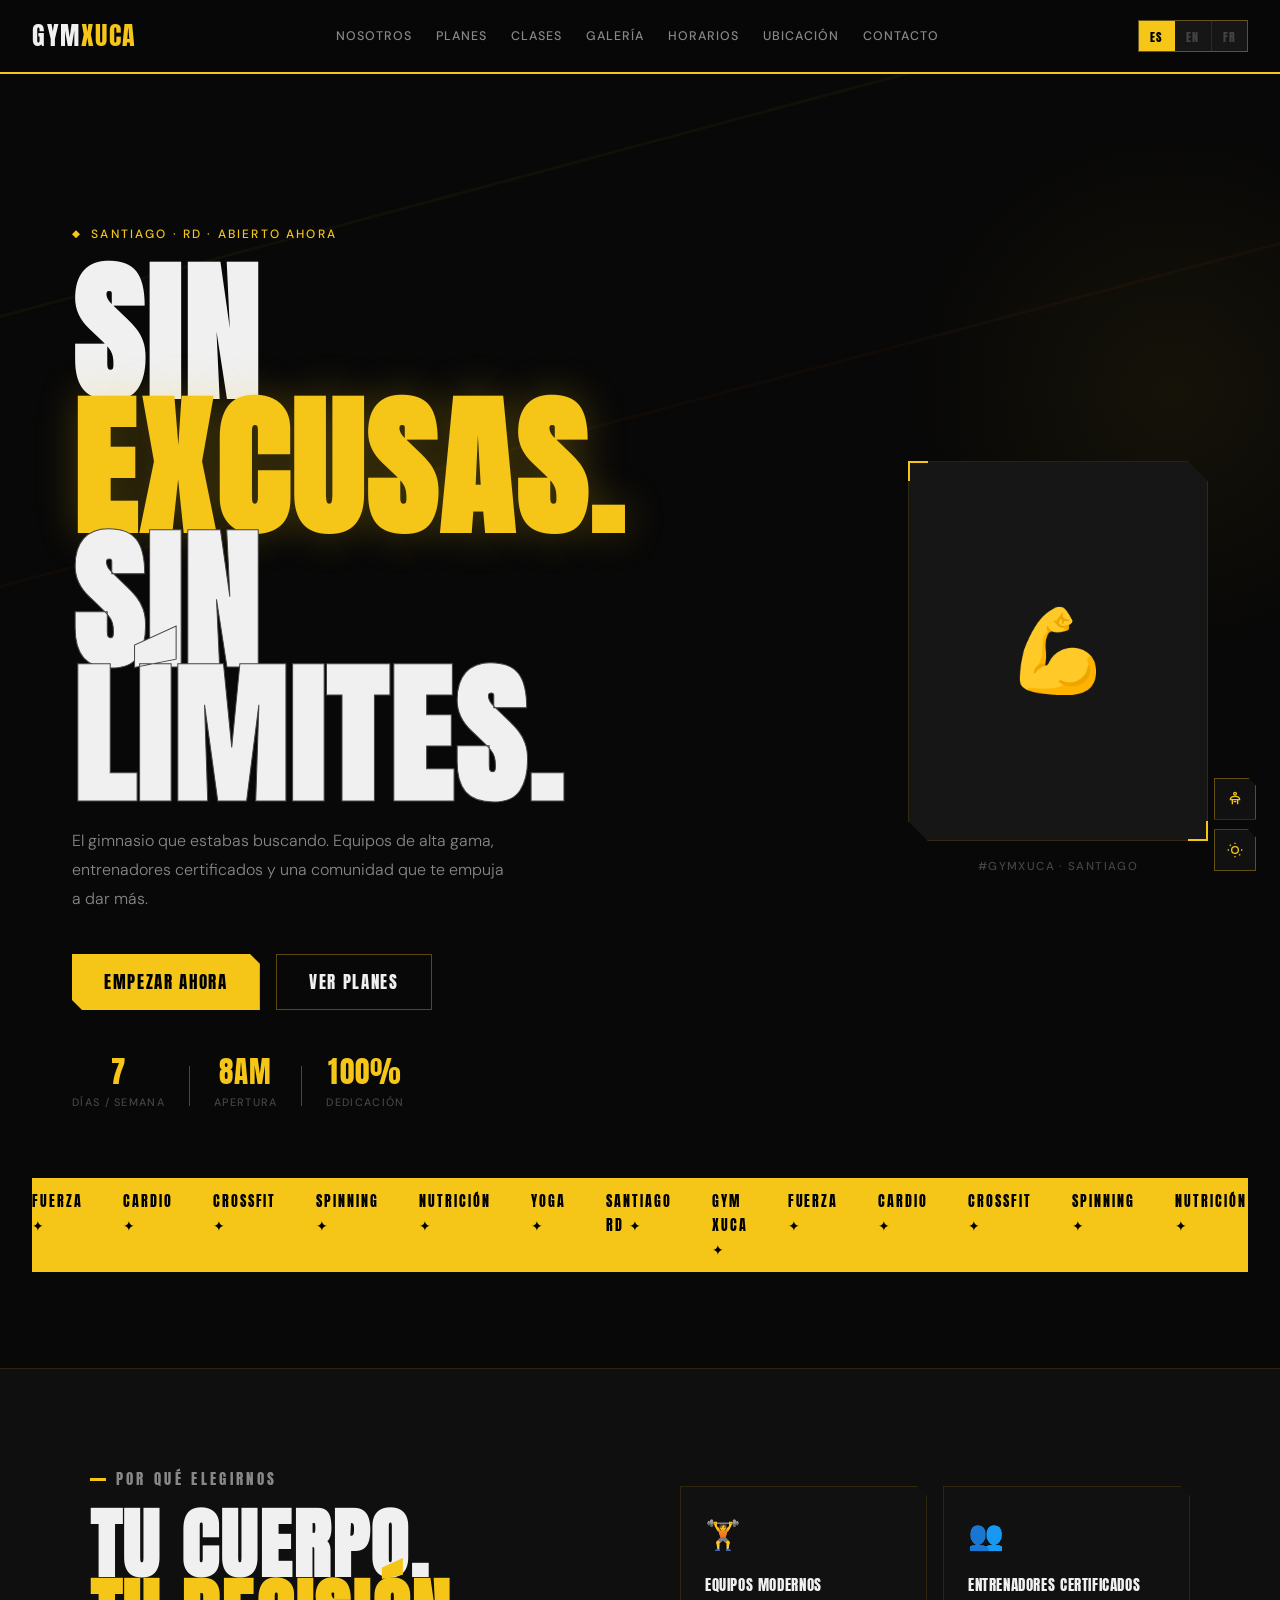
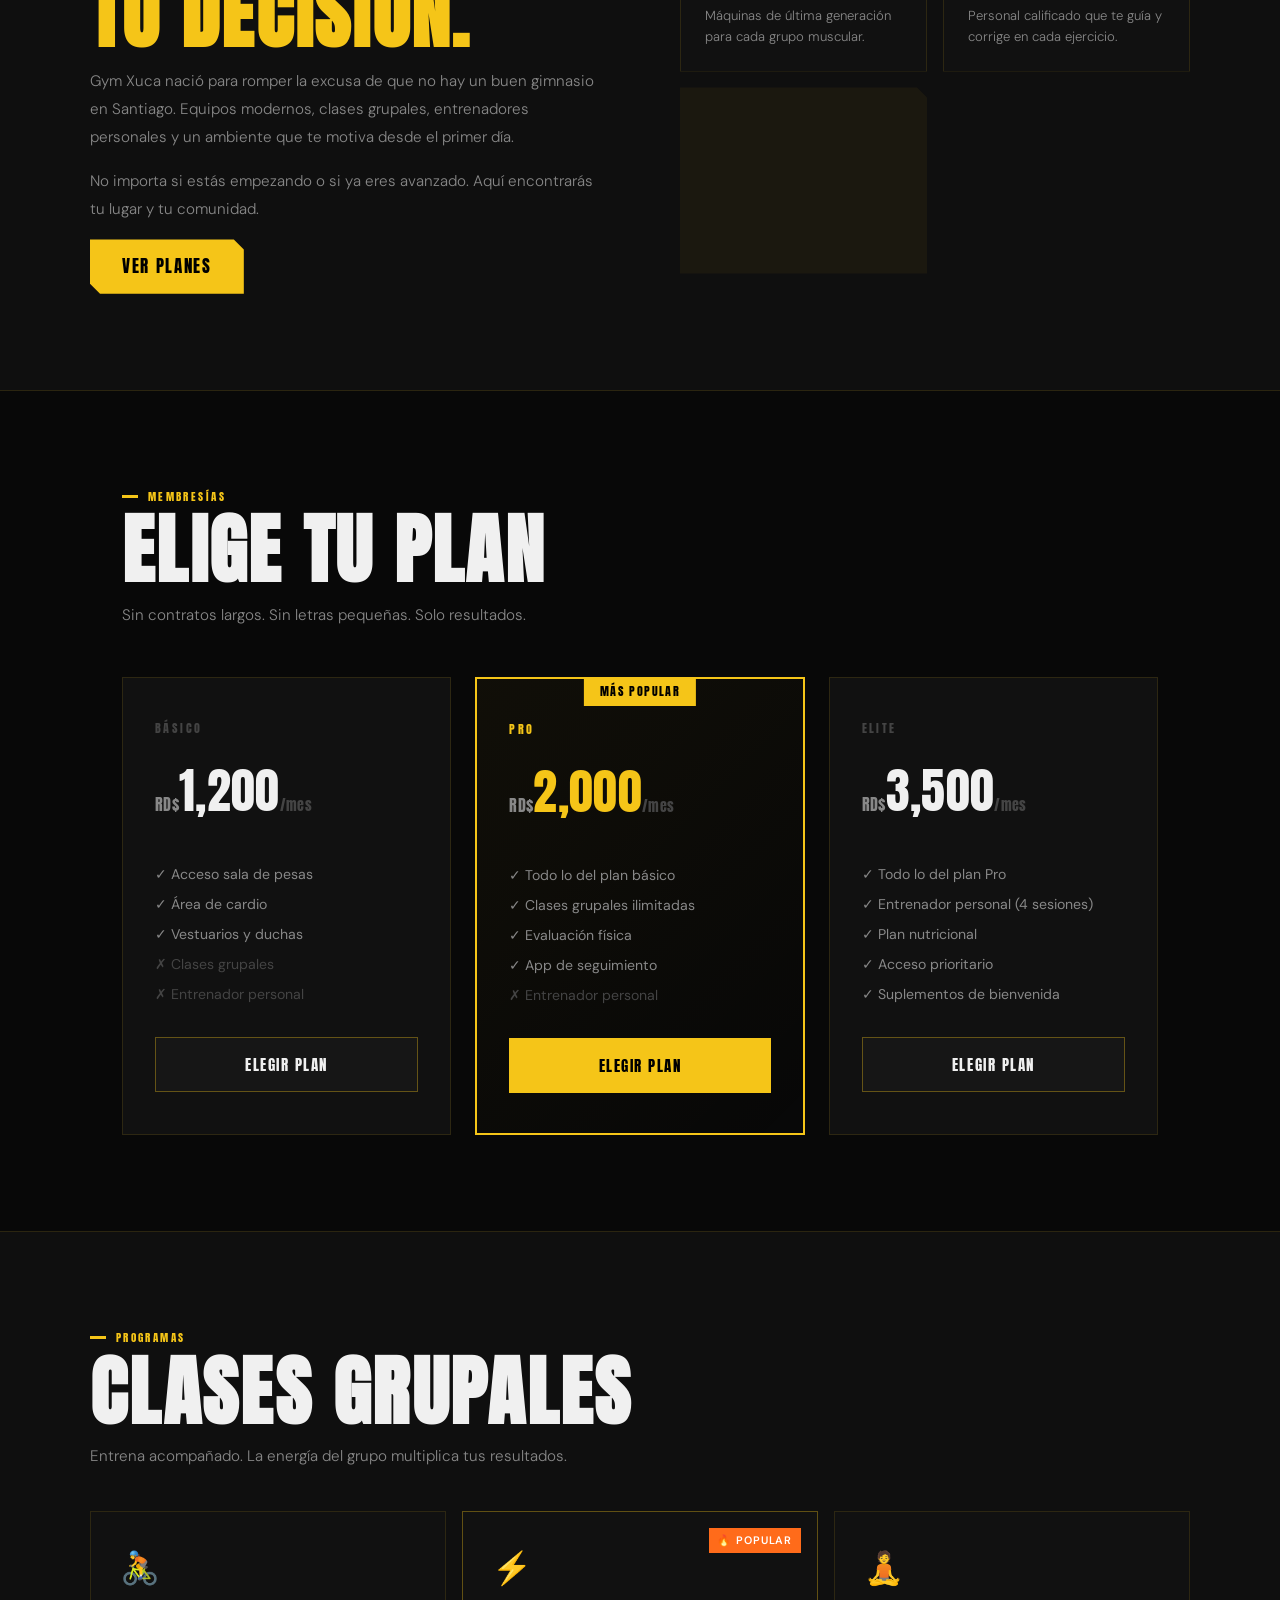
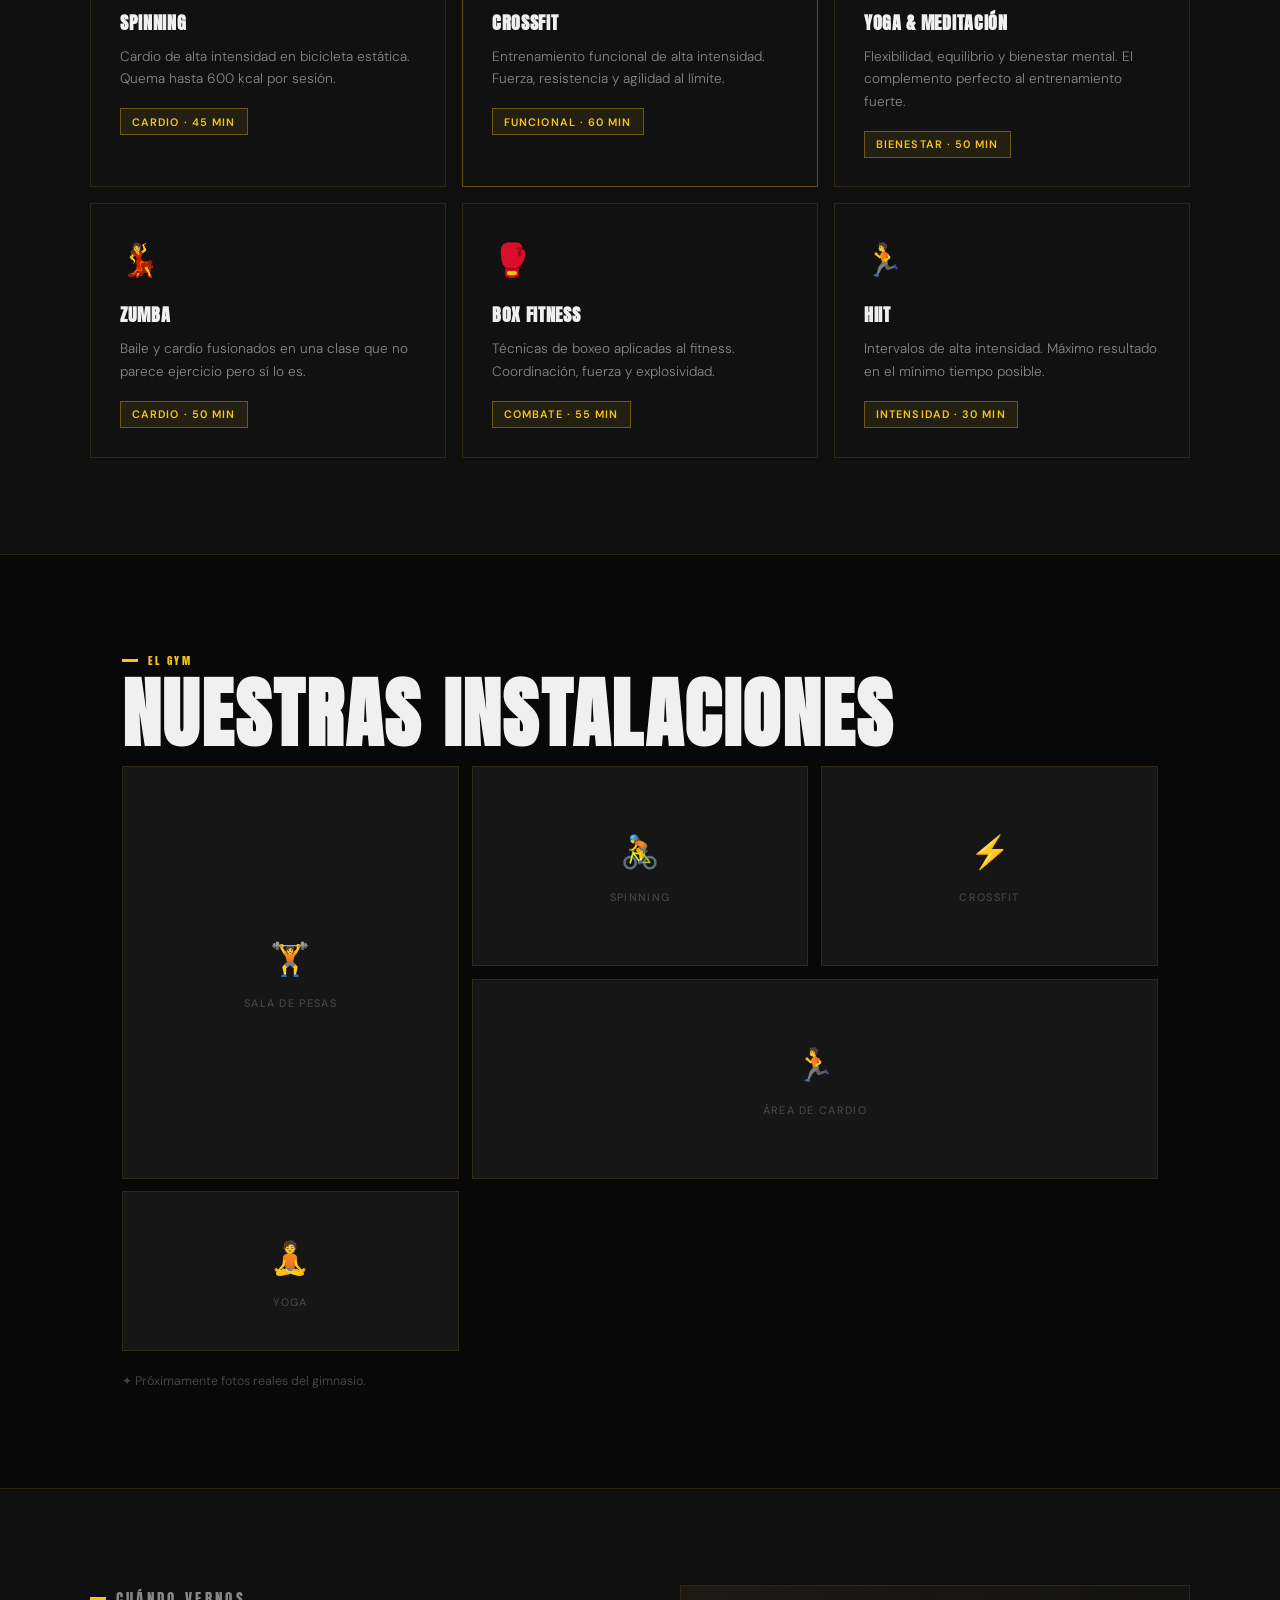
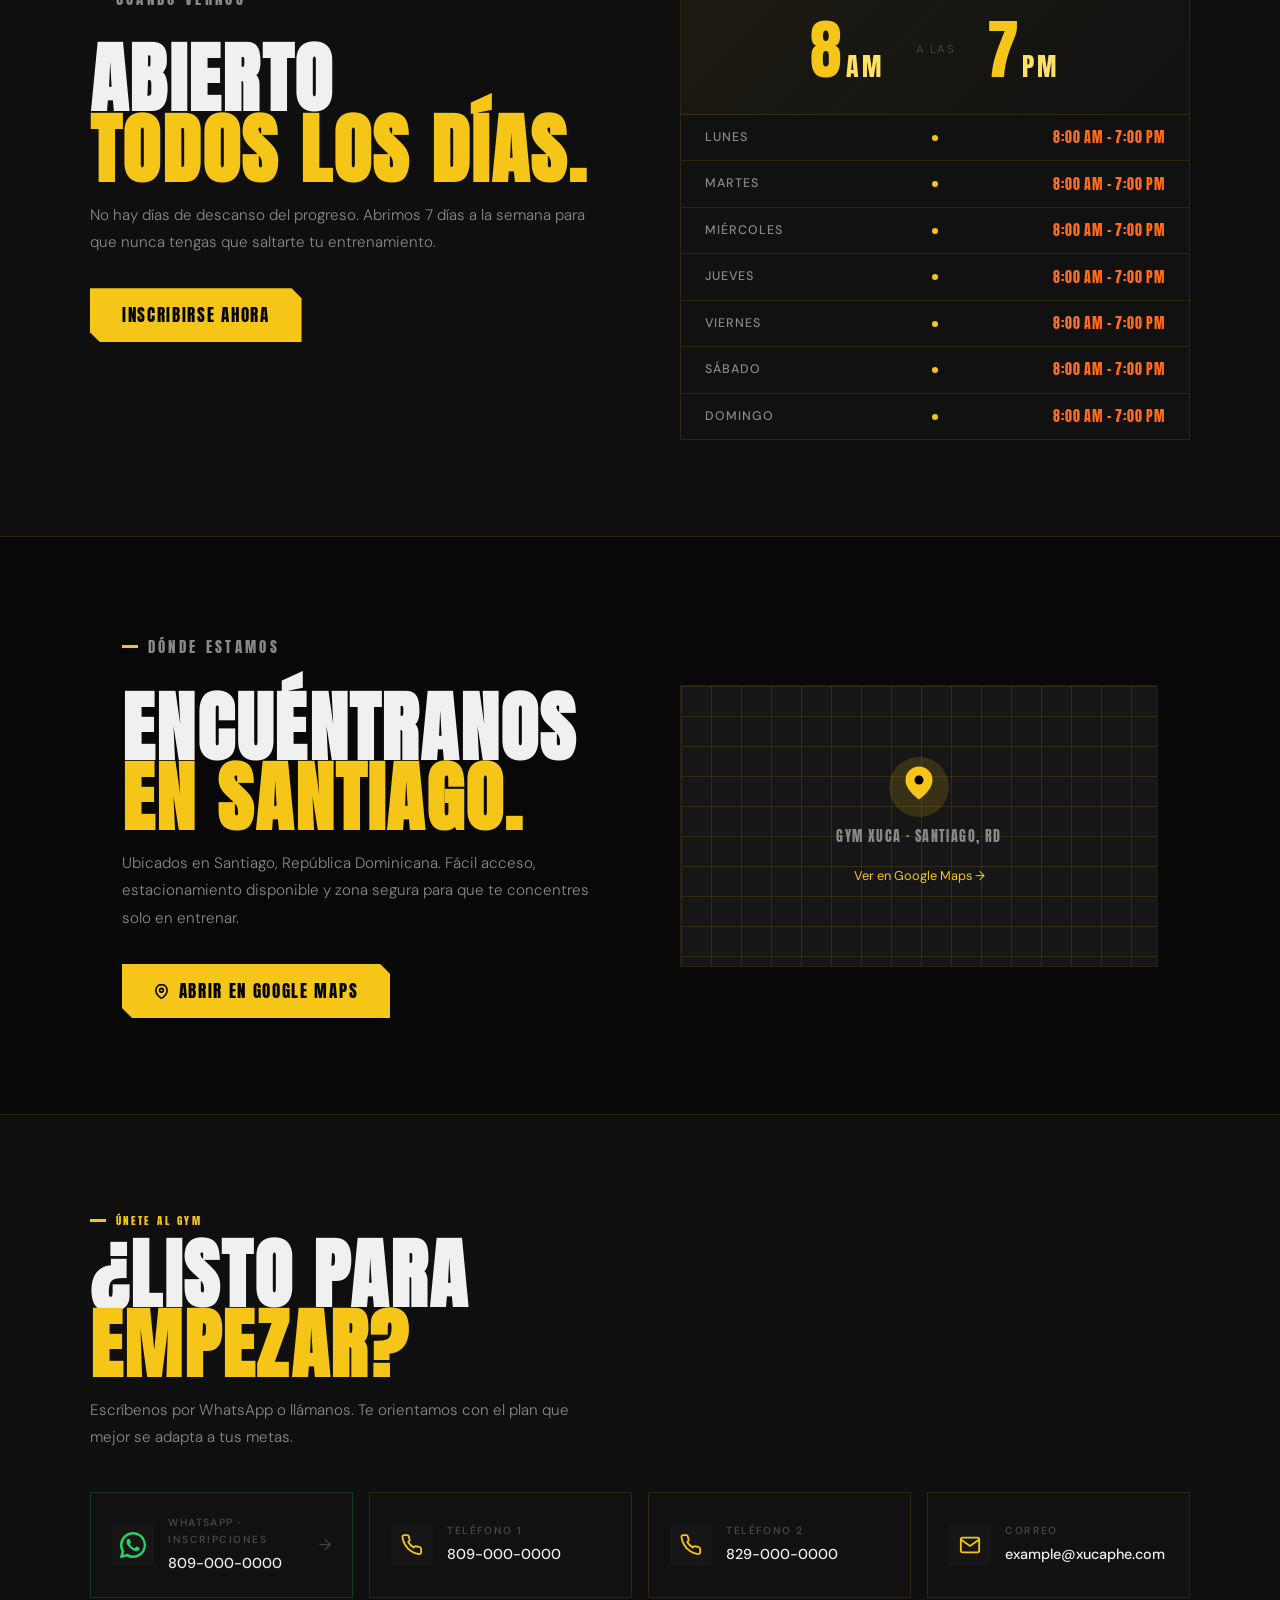
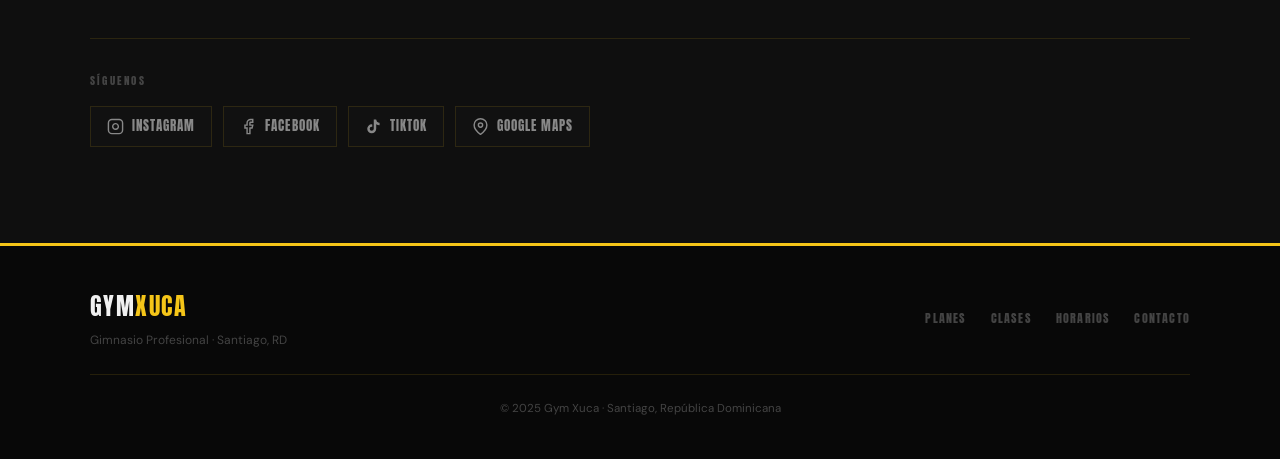
<file: Gym/index.html>
<!DOCTYPE html>
<html lang="es" data-theme="dark">
<head>
  <meta charset="UTF-8">
  <meta name="viewport" content="width=device-width, initial-scale=1.0">

  <!-- SEO -->
  <meta name="description" content="Gym Xuca — Gimnasio en Santiago, RD. Entrenamiento de alta intensidad, equipos modernos y entrenadores certificados. Abierto de 8AM a 7PM.">
  <meta name="keywords" content="gimnasio Santiago, Gym Xuca, fitness Santiago, entrenamiento Santiago RD, gym dominicano">
  <meta name="author" content="Gym Xuca">
  <meta property="og:title" content="Gym Xuca — Gimnasio en Santiago, RD">
  <meta property="og:description" content="Sin excusas. Santiago, República Dominicana.">
  <meta property="og:type" content="local_business">

  <title>Gym Xuca — Santiago, RD</title>

  <link rel="preconnect" href="https://fonts.googleapis.com">
  <link rel="preconnect" href="https://fonts.gstatic.com" crossorigin>
  <link href="https://fonts.googleapis.com/css2?family=Anton&family=DM+Sans:wght@300;400;500&display=swap" rel="stylesheet">
  <link rel="stylesheet" href="styles.css">
</head>
<body>

  <!-- Panel accesibilidad -->
  <div id="a11y-panel" class="a11y-panel" role="dialog" aria-label="Opciones de accesibilidad" aria-hidden="true">
    <div class="a11y-header">
      <span id="a11y-title">Accesibilidad</span>
      <button class="a11y-close" onclick="toggleA11y()" aria-label="Cerrar">✕</button>
    </div>
    <div class="a11y-options">
      <button class="a11y-opt" onclick="toggleHighContrast()" id="btn-contrast">
        <span class="a11y-icon">◑</span><span id="lbl-contrast">Alto contraste</span>
      </button>
      <button class="a11y-opt" onclick="toggleBigText()" id="btn-bigtext">
        <span class="a11y-icon">A+</span><span id="lbl-bigtext">Texto grande</span>
      </button>
      <button class="a11y-opt" onclick="toggleUnderlineLinks()" id="btn-links">
        <span class="a11y-icon">U</span><span id="lbl-links">Subrayar enlaces</span>
      </button>
      <button class="a11y-opt" onclick="toggleReadableFont()" id="btn-font">
        <span class="a11y-icon">Aa</span><span id="lbl-font">Fuente legible</span>
      </button>
    </div>
  </div>

  <!-- Controles flotantes -->
  <div class="floating-controls">
    <button class="float-btn" onclick="toggleA11y()" aria-label="Accesibilidad">
      <svg width="16" height="16" viewBox="0 0 24 24" fill="none" stroke="currentColor" stroke-width="2"><circle cx="12" cy="4" r="2"/><path d="M12 8c-4 0-7 2-7 5h14c0-3-3-5-7-5z"/><path d="M8 13v7M16 13v7M10 16h4"/></svg>
    </button>
    <button class="float-btn" onclick="toggleTheme()" id="themeBtn" aria-label="Cambiar tema">
      <svg id="icon-sun" width="16" height="16" viewBox="0 0 24 24" fill="none" stroke="currentColor" stroke-width="2"><circle cx="12" cy="12" r="5"/><line x1="12" y1="1" x2="12" y2="3"/><line x1="12" y1="21" x2="12" y2="23"/><line x1="4.22" y1="4.22" x2="5.64" y2="5.64"/><line x1="18.36" y1="18.36" x2="19.78" y2="19.78"/><line x1="1" y1="12" x2="3" y2="12"/><line x1="21" y1="12" x2="23" y2="12"/></svg>
      <svg id="icon-moon" width="16" height="16" viewBox="0 0 24 24" fill="none" stroke="currentColor" stroke-width="2" style="display:none"><path d="M21 12.79A9 9 0 1 1 11.21 3 7 7 0 0 0 21 12.79z"/></svg>
    </button>
  </div>

  <!-- NAV -->
  <nav id="navbar">
    <a href="#inicio" class="nav-logo">GYM<span>XUCA</span></a>
    <button class="nav-hamburger" id="hamburger" onclick="toggleMenu()" aria-label="Menú">
      <span></span><span></span><span></span>
    </button>
    <div class="nav-center" id="navMenu">
      <a href="#nosotros"  class="nav-link" data-i18n="nav.about">Nosotros</a>
      <a href="#planes"    class="nav-link" data-i18n="nav.plans">Planes</a>
      <a href="#clases"    class="nav-link" data-i18n="nav.classes">Clases</a>
      <a href="#galeria"   class="nav-link" data-i18n="nav.gallery">Galería</a>
      <a href="#horarios"  class="nav-link" data-i18n="nav.hours">Horarios</a>
      <a href="#ubicacion" class="nav-link" data-i18n="nav.location">Ubicación</a>
      <a href="#contacto"  class="nav-link" data-i18n="nav.contact">Contacto</a>
    </div>
    <div class="nav-right">
      <div class="lang-switcher">
        <button class="lang-btn active" data-lang="es" onclick="setLang('es')">ES</button>
        <button class="lang-btn" data-lang="en" onclick="setLang('en')">EN</button>
        <button class="lang-btn" data-lang="fr" onclick="setLang('fr')">FR</button>
      </div>
    </div>
  </nav>

  <main>

    <!-- HERO -->
    <section class="hero" id="inicio">
      <div class="hero-bg" aria-hidden="true">
        <div class="hb-diag d1"></div>
        <div class="hb-diag d2"></div>
        <div class="hb-glow"></div>
      </div>
      <div class="hero-inner">
        <div class="hero-content">
          <div class="hero-pre">
            <span class="pre-dot"></span>
            <span data-i18n="hero.pre">Santiago · RD · Abierto ahora</span>
          </div>
          <h1 class="hero-title">
            <span class="ht-1" data-i18n="hero.l1">SIN</span>
            <span class="ht-2" data-i18n="hero.l2">EXCUSAS.</span>
            <span class="ht-3" data-i18n="hero.l3">SIN LÍMITES.</span>
          </h1>
          <p class="hero-sub" data-i18n="hero.sub">El gimnasio que estabas buscando. Equipos de alta gama, entrenadores certificados y una comunidad que te empuja a dar más.</p>
          <div class="hero-actions">
            <a href="#contacto" class="btn-primary" data-i18n="hero.cta1">Empezar ahora</a>
            <a href="#planes"   class="btn-ghost"   data-i18n="hero.cta2">Ver planes</a>
          </div>
          <div class="hero-stats">
            <div class="hstat"><span class="hstat-n">7</span><span class="hstat-l" data-i18n="hero.s1">días / semana</span></div>
            <div class="hstat-div"></div>
            <div class="hstat"><span class="hstat-n">8AM</span><span class="hstat-l" data-i18n="hero.s2">apertura</span></div>
            <div class="hstat-div"></div>
            <div class="hstat"><span class="hstat-n">100%</span><span class="hstat-l" data-i18n="hero.s3">dedicación</span></div>
          </div>
        </div>
        <div class="hero-visual" aria-hidden="true">
          <div class="hv-box">
            <div class="hv-ph"><span>💪</span></div>
            <div class="hv-corner c1"></div>
            <div class="hv-corner c2"></div>
          </div>
          <div class="hv-tag" data-i18n="hero.vtag">#GymXuca · Santiago</div>
        </div>
      </div>
      <div class="hero-ticker" aria-hidden="true">
        <div class="ticker-track">
          <span>FUERZA ✦</span><span>CARDIO ✦</span><span>CROSSFIT ✦</span>
          <span>SPINNING ✦</span><span>NUTRICIÓN ✦</span><span>YOGA ✦</span>
          <span>SANTIAGO RD ✦</span><span>GYM XUCA ✦</span>
          <span>FUERZA ✦</span><span>CARDIO ✦</span><span>CROSSFIT ✦</span>
          <span>SPINNING ✦</span><span>NUTRICIÓN ✦</span><span>YOGA ✦</span>
          <span>SANTIAGO RD ✦</span><span>GYM XUCA ✦</span>
        </div>
      </div>
    </section>

    <!-- NOSOTROS -->
    <section class="about" id="nosotros">
      <div class="about-inner">
        <div class="about-text">
          <p class="section-tag" data-i18n="about.tag">Por qué elegirnos</p>
          <h2 class="section-title" data-i18n="about.title">TU CUERPO.<br><span class="st-acc">TU DECISIÓN.</span></h2>
          <p data-i18n="about.p1">Gym Xuca nació para romper la excusa de que no hay un buen gimnasio en Santiago. Equipos modernos, clases grupales, entrenadores personales y un ambiente que te motiva desde el primer día.</p>
          <p data-i18n="about.p2">No importa si estás empezando o si ya eres avanzado. Aquí encontrarás tu lugar y tu comunidad.</p>
          <a href="#planes" class="btn-primary" data-i18n="about.cta">Ver planes</a>
        </div>
        <div class="about-cards">
          <div class="acard">
            <div class="acard-icon">🏋️</div>
            <h3 data-i18n="ac1.t">Equipos modernos</h3>
            <p data-i18n="ac1.d">Máquinas de última generación para cada grupo muscular.</p>
          </div>
          <div class="acard">
            <div class="acard-icon">👥</div>
            <h3 data-i18n="ac2.t">Entrenadores certificados</h3>
            <p data-i18n="ac2.d">Personal calificado que te guía y corrige en cada ejercicio.</p>
          </div>
          <div class="acard acard-accent">
            <div class="acard-icon">🔥</div>
            <h3 data-i18n="ac3.t">Clases grupales</h3>
            <p data-i18n="ac3.d">Spinning, crossfit, yoga, zumba y más. Cada semana.</p>
          </div>
          <div class="acard">
            <div class="acard-icon">🥗</div>
            <h3 data-i18n="ac4.t">Asesoría nutricional</h3>
            <p data-i18n="ac4.d">Plan alimenticio personalizado para maximizar tus resultados.</p>
          </div>
        </div>
      </div>
    </section>

    <!-- PLANES -->
    <section class="plans-section" id="planes">
      <div class="plans-inner">
        <div class="plans-header">
          <p class="section-tag" data-i18n="plans.tag">Membresías</p>
          <h2 class="section-title" data-i18n="plans.title">ELIGE TU <span class="st-acc">PLAN</span></h2>
          <p class="section-sub" data-i18n="plans.sub">Sin contratos largos. Sin letras pequeñas. Solo resultados.</p>
        </div>
        <div class="plans-grid">

          <div class="plan-card">
            <div class="plan-label" data-i18n="p1.label">Básico</div>
            <div class="plan-price">RD$<span>1,200</span><em data-i18n="plan.mo">/mes</em></div>
            <ul class="plan-features">
              <li data-i18n="p1.f1">✓ Acceso sala de pesas</li>
              <li data-i18n="p1.f2">✓ Área de cardio</li>
              <li data-i18n="p1.f3">✓ Vestuarios y duchas</li>
              <li class="inactive" data-i18n="p1.f4">✗ Clases grupales</li>
              <li class="inactive" data-i18n="p1.f5">✗ Entrenador personal</li>
            </ul>
            <a href="#contacto" class="btn-plan" data-i18n="plan.cta">Elegir plan</a>
          </div>

          <div class="plan-card featured">
            <div class="plan-popular" data-i18n="plan.pop">Más popular</div>
            <div class="plan-label" data-i18n="p2.label">Pro</div>
            <div class="plan-price">RD$<span>2,000</span><em data-i18n="plan.mo">/mes</em></div>
            <ul class="plan-features">
              <li data-i18n="p2.f1">✓ Todo lo del plan básico</li>
              <li data-i18n="p2.f2">✓ Clases grupales ilimitadas</li>
              <li data-i18n="p2.f3">✓ Evaluación física</li>
              <li data-i18n="p2.f4">✓ App de seguimiento</li>
              <li class="inactive" data-i18n="p2.f5">✗ Entrenador personal</li>
            </ul>
            <a href="#contacto" class="btn-plan btn-plan-accent" data-i18n="plan.cta">Elegir plan</a>
          </div>

          <div class="plan-card">
            <div class="plan-label" data-i18n="p3.label">Elite</div>
            <div class="plan-price">RD$<span>3,500</span><em data-i18n="plan.mo">/mes</em></div>
            <ul class="plan-features">
              <li data-i18n="p3.f1">✓ Todo lo del plan Pro</li>
              <li data-i18n="p3.f2">✓ Entrenador personal (4 sesiones)</li>
              <li data-i18n="p3.f3">✓ Plan nutricional</li>
              <li data-i18n="p3.f4">✓ Acceso prioritario</li>
              <li data-i18n="p3.f5">✓ Suplementos de bienvenida</li>
            </ul>
            <a href="#contacto" class="btn-plan" data-i18n="plan.cta">Elegir plan</a>
          </div>

        </div>
      </div>
    </section>

    <!-- CLASES -->
    <section class="classes-section" id="clases">
      <div class="classes-inner">
        <div class="classes-header">
          <p class="section-tag" data-i18n="cls.tag">Programas</p>
          <h2 class="section-title" data-i18n="cls.title">CLASES <span class="st-acc">GRUPALES</span></h2>
          <p class="section-sub" data-i18n="cls.sub">Entrena acompañado. La energía del grupo multiplica tus resultados.</p>
        </div>
        <div class="classes-grid">
          <div class="cls-card">
            <div class="cls-icon">🚴</div>
            <h3 data-i18n="cl1.n">Spinning</h3>
            <p data-i18n="cl1.d">Cardio de alta intensidad en bicicleta estática. Quema hasta 600 kcal por sesión.</p>
            <span class="cls-tag" data-i18n="cl1.t">Cardio · 45 min</span>
          </div>
          <div class="cls-card featured-cls">
            <div class="cls-badge" data-i18n="cls.hot">🔥 Popular</div>
            <div class="cls-icon">⚡</div>
            <h3 data-i18n="cl2.n">CrossFit</h3>
            <p data-i18n="cl2.d">Entrenamiento funcional de alta intensidad. Fuerza, resistencia y agilidad al límite.</p>
            <span class="cls-tag" data-i18n="cl2.t">Funcional · 60 min</span>
          </div>
          <div class="cls-card">
            <div class="cls-icon">🧘</div>
            <h3 data-i18n="cl3.n">Yoga & Meditación</h3>
            <p data-i18n="cl3.d">Flexibilidad, equilibrio y bienestar mental. El complemento perfecto al entrenamiento fuerte.</p>
            <span class="cls-tag" data-i18n="cl3.t">Bienestar · 50 min</span>
          </div>
          <div class="cls-card">
            <div class="cls-icon">💃</div>
            <h3 data-i18n="cl4.n">Zumba</h3>
            <p data-i18n="cl4.d">Baile y cardio fusionados en una clase que no parece ejercicio pero sí lo es.</p>
            <span class="cls-tag" data-i18n="cl4.t">Cardio · 50 min</span>
          </div>
          <div class="cls-card">
            <div class="cls-icon">🥊</div>
            <h3 data-i18n="cl5.n">Box Fitness</h3>
            <p data-i18n="cl5.d">Técnicas de boxeo aplicadas al fitness. Coordinación, fuerza y explosividad.</p>
            <span class="cls-tag" data-i18n="cl5.t">Combate · 55 min</span>
          </div>
          <div class="cls-card">
            <div class="cls-icon">🏃</div>
            <h3 data-i18n="cl6.n">HIIT</h3>
            <p data-i18n="cl6.d">Intervalos de alta intensidad. Máximo resultado en el mínimo tiempo posible.</p>
            <span class="cls-tag" data-i18n="cl6.t">Intensidad · 30 min</span>
          </div>
        </div>
      </div>
    </section>

    <!-- GALERÍA -->
    <section class="gallery-section" id="galeria">
      <div class="gallery-inner">
        <p class="section-tag" data-i18n="gal.tag">El gym</p>
        <h2 class="section-title" data-i18n="gal.title">NUESTRAS <span class="st-acc">INSTALACIONES</span></h2>
        <div class="gallery-grid">
          <div class="gal-item gi-tall"><div class="gph"><span>🏋️</span><p data-i18n="g1">Sala de pesas</p></div></div>
          <div class="gal-item"><div class="gph"><span>🚴</span><p data-i18n="g2">Spinning</p></div></div>
          <div class="gal-item"><div class="gph"><span>⚡</span><p data-i18n="g3">CrossFit</p></div></div>
          <div class="gal-item gi-wide"><div class="gph"><span>🏃</span><p data-i18n="g4">Área de cardio</p></div></div>
          <div class="gal-item"><div class="gph"><span>🧘</span><p data-i18n="g5">Yoga</p></div></div>
        </div>
        <p class="gal-note" data-i18n="gal.note">✦ Próximamente fotos reales del gimnasio.</p>
      </div>
    </section>

    <!-- HORARIOS -->
    <section class="hours-section" id="horarios">
      <div class="hours-inner">
        <div class="hours-left">
          <p class="section-tag" data-i18n="hrs.tag">Cuándo vernos</p>
          <h2 class="section-title" data-i18n="hrs.title">ABIERTO<br><span class="st-acc">TODOS LOS DÍAS.</span></h2>
          <p data-i18n="hrs.desc">No hay días de descanso del progreso. Abrimos 7 días a la semana para que nunca tengas que saltarte tu entrenamiento.</p>
          <a href="#contacto" class="btn-primary" data-i18n="hrs.cta">Inscribirse ahora</a>
        </div>
        <div class="hours-right">
          <div class="hours-display">
            <div class="hd-banner">
              <span class="hd-t">8<em>AM</em></span>
              <div class="hd-sep">
                <span data-i18n="hrs.to">a las</span>
              </div>
              <span class="hd-t">7<em>PM</em></span>
            </div>
            <div class="hours-list">
              <div class="h-row"><span data-i18n="hrs.mon">Lunes</span><span class="h-live"></span><span class="h-t">8:00 AM – 7:00 PM</span></div>
              <div class="h-row"><span data-i18n="hrs.tue">Martes</span><span class="h-live"></span><span class="h-t">8:00 AM – 7:00 PM</span></div>
              <div class="h-row"><span data-i18n="hrs.wed">Miércoles</span><span class="h-live"></span><span class="h-t">8:00 AM – 7:00 PM</span></div>
              <div class="h-row"><span data-i18n="hrs.thu">Jueves</span><span class="h-live"></span><span class="h-t">8:00 AM – 7:00 PM</span></div>
              <div class="h-row"><span data-i18n="hrs.fri">Viernes</span><span class="h-live"></span><span class="h-t">8:00 AM – 7:00 PM</span></div>
              <div class="h-row"><span data-i18n="hrs.sat">Sábado</span><span class="h-live"></span><span class="h-t">8:00 AM – 7:00 PM</span></div>
              <div class="h-row"><span data-i18n="hrs.sun">Domingo</span><span class="h-live"></span><span class="h-t">8:00 AM – 7:00 PM</span></div>
            </div>
          </div>
        </div>
      </div>
    </section>

    <!-- UBICACIÓN -->
    <section class="location-section" id="ubicacion">
      <div class="location-inner">
        <div class="location-text">
          <p class="section-tag" data-i18n="loc.tag">Dónde estamos</p>
          <h2 class="section-title" data-i18n="loc.title">ENCUÉNTRANOS<br><span class="st-acc">EN SANTIAGO.</span></h2>
          <p data-i18n="loc.desc">Ubicados en Santiago, República Dominicana. Fácil acceso, estacionamiento disponible y zona segura para que te concentres solo en entrenar.</p>
          <a href="https://maps.google.com/?q=Santiago,+República+Dominicana" target="_blank" rel="noopener" class="btn-primary map-btn">
            <svg width="15" height="15" viewBox="0 0 24 24" fill="none" stroke="currentColor" stroke-width="2.5"><path d="M21 10c0 7-9 13-9 13s-9-6-9-13a9 9 0 0 1 18 0z"/><circle cx="12" cy="10" r="3"/></svg>
            <span data-i18n="loc.cta">Abrir en Google Maps</span>
          </a>
        </div>
        <div class="location-map">
          <div class="map-mock">
            <div class="map-grid-bg" aria-hidden="true"></div>
            <div class="map-marker-wrap">
              <div class="map-pulse"></div>
              <div class="map-pin">
                <svg width="36" height="36" viewBox="0 0 24 24" fill="var(--accent)" stroke="none"><path d="M21 10c0 7-9 13-9 13s-9-6-9-13a9 9 0 0 1 18 0z"/><circle cx="12" cy="10" r="3" fill="black"/></svg>
              </div>
            </div>
            <p class="map-name">Gym Xuca · Santiago, RD</p>
            <a href="https://maps.google.com/?q=Santiago,+República+Dominicana" target="_blank" rel="noopener" class="map-link" data-i18n="loc.open">Ver en Google Maps →</a>
          </div>
        </div>
      </div>
    </section>

    <!-- CONTACTO -->
    <section class="contact-section" id="contacto">
      <div class="contact-inner">
        <div class="contact-header">
          <p class="section-tag" data-i18n="con.tag">Únete al gym</p>
          <h2 class="section-title" data-i18n="con.title">¿LISTO PARA<br><span class="st-acc">EMPEZAR?</span></h2>
          <p class="section-sub" data-i18n="con.sub">Escríbenos por WhatsApp o llámanos. Te orientamos con el plan que mejor se adapta a tus metas.</p>
        </div>
        <div class="contact-cards">
          <a href="https://wa.me/18090000000" target="_blank" rel="noopener" class="con-card wa-card">
            <div class="con-icon">
              <svg width="26" height="26" viewBox="0 0 24 24" fill="currentColor"><path d="M17.472 14.382c-.297-.149-1.758-.867-2.03-.967-.273-.099-.471-.148-.67.15-.197.297-.767.966-.94 1.164-.173.199-.347.223-.644.075-.297-.15-1.255-.463-2.39-1.475-.883-.788-1.48-1.761-1.653-2.059-.173-.297-.018-.458.13-.606.134-.133.298-.347.446-.52.149-.174.198-.298.298-.497.099-.198.05-.371-.025-.52-.075-.149-.669-1.612-.916-2.207-.242-.579-.487-.5-.669-.51-.173-.008-.371-.01-.57-.01-.198 0-.52.074-.792.372-.272.297-1.04 1.016-1.04 2.479 0 1.462 1.065 2.875 1.213 3.074.149.198 2.096 3.2 5.077 4.487.709.306 1.262.489 1.694.625.712.227 1.36.195 1.871.118.571-.085 1.758-.719 2.006-1.413.248-.694.248-1.289.173-1.413-.074-.124-.272-.198-.57-.347z"/><path d="M12 0C5.373 0 0 5.373 0 12c0 2.125.558 4.122 1.532 5.85L.057 23.09a.75.75 0 0 0 .92.92l5.255-1.476A11.952 11.952 0 0 0 12 24c6.627 0 12-5.373 12-12S18.627 0 12 0zm0 21.75a9.75 9.75 0 0 1-4.95-1.35l-.354-.212-3.668 1.03 1.03-3.655-.224-.367A9.75 9.75 0 1 1 12 21.75z"/></svg>
            </div>
            <div class="con-text">
              <span class="con-label" data-i18n="con.wa">WhatsApp · Inscripciones</span>
              <span class="con-val">809-000-0000</span>
            </div>
            <span class="con-arrow">→</span>
          </a>
          <a href="tel:+18090000000" class="con-card">
            <div class="con-icon">
              <svg width="22" height="22" viewBox="0 0 24 24" fill="none" stroke="currentColor" stroke-width="2"><path d="M22 16.92v3a2 2 0 0 1-2.18 2 19.79 19.79 0 0 1-8.63-3.07A19.5 19.5 0 0 1 4.69 12 19.79 19.79 0 0 1 1.61 3.41 2 2 0 0 1 3.6 1.21h3a2 2 0 0 1 2 1.72 12.84 12.84 0 0 0 .7 2.81 2 2 0 0 1-.45 2.11L7.91 8.8a16 16 0 0 0 6 6l.96-.96a2 2 0 0 1 2.11-.45 12.84 12.84 0 0 0 2.81.7A2 2 0 0 1 21.73 16z"/></svg>
            </div>
            <div class="con-text">
              <span class="con-label" data-i18n="con.p1">Teléfono 1</span>
              <span class="con-val">809-000-0000</span>
            </div>
          </a>
          <a href="tel:+18290000000" class="con-card">
            <div class="con-icon">
              <svg width="22" height="22" viewBox="0 0 24 24" fill="none" stroke="currentColor" stroke-width="2"><path d="M22 16.92v3a2 2 0 0 1-2.18 2 19.79 19.79 0 0 1-8.63-3.07A19.5 19.5 0 0 1 4.69 12 19.79 19.79 0 0 1 1.61 3.41 2 2 0 0 1 3.6 1.21h3a2 2 0 0 1 2 1.72 12.84 12.84 0 0 0 .7 2.81 2 2 0 0 1-.45 2.11L7.91 8.8a16 16 0 0 0 6 6l.96-.96a2 2 0 0 1 2.11-.45 12.84 12.84 0 0 0 2.81.7A2 2 0 0 1 21.73 16z"/></svg>
            </div>
            <div class="con-text">
              <span class="con-label" data-i18n="con.p2">Teléfono 2</span>
              <span class="con-val">829-000-0000</span>
            </div>
          </a>
          <a href="mailto:example@xucaphe.com" class="con-card">
            <div class="con-icon">
              <svg width="22" height="22" viewBox="0 0 24 24" fill="none" stroke="currentColor" stroke-width="2"><path d="M4 4h16c1.1 0 2 .9 2 2v12c0 1.1-.9 2-2 2H4c-1.1 0-2-.9-2-2V6c0-1.1.9-2 2-2z"/><polyline points="22,6 12,13 2,6"/></svg>
            </div>
            <div class="con-text">
              <span class="con-label" data-i18n="con.email">Correo</span>
              <span class="con-val">example@xucaphe.com</span>
            </div>
          </a>
        </div>

        <!-- Redes -->
        <div class="social-wrap">
          <p class="social-label" data-i18n="con.follow">Síguenos</p>
          <div class="social-row">
            <a href="#" class="social-pill" target="_blank" rel="noopener">
              <svg width="17" height="17" viewBox="0 0 24 24" fill="none" stroke="currentColor" stroke-width="2"><rect x="2" y="2" width="20" height="20" rx="5"/><path d="M16 11.37A4 4 0 1 1 12.63 8 4 4 0 0 1 16 11.37z"/><line x1="17.5" y1="6.5" x2="17.51" y2="6.5"/></svg>
              Instagram
            </a>
            <a href="#" class="social-pill" target="_blank" rel="noopener">
              <svg width="17" height="17" viewBox="0 0 24 24" fill="none" stroke="currentColor" stroke-width="2"><path d="M18 2h-3a5 5 0 0 0-5 5v3H7v4h3v8h4v-8h3l1-4h-4V7a1 1 0 0 1 1-1h3z"/></svg>
              Facebook
            </a>
            <a href="#" class="social-pill" target="_blank" rel="noopener">
              <svg width="17" height="17" viewBox="0 0 24 24" fill="currentColor"><path d="M19.59 6.69a4.83 4.83 0 0 1-3.77-4.25V2h-3.45v13.67a2.89 2.89 0 0 1-2.88 2.5 2.89 2.89 0 0 1-2.89-2.89 2.89 2.89 0 0 1 2.89-2.89c.28 0 .54.04.79.1V9.01a6.34 6.34 0 0 0-.79-.05 6.34 6.34 0 0 0-6.34 6.34 6.34 6.34 0 0 0 6.34 6.34 6.34 6.34 0 0 0 6.33-6.34V8.69a8.18 8.18 0 0 0 4.78 1.52V6.75a4.85 4.85 0 0 1-1.01-.06z"/></svg>
              TikTok
            </a>
            <a href="https://maps.google.com/?q=Santiago,+República+Dominicana" class="social-pill" target="_blank" rel="noopener">
              <svg width="17" height="17" viewBox="0 0 24 24" fill="none" stroke="currentColor" stroke-width="2"><path d="M21 10c0 7-9 13-9 13s-9-6-9-13a9 9 0 0 1 18 0z"/><circle cx="12" cy="10" r="3"/></svg>
              Google Maps
            </a>
          </div>
        </div>
      </div>
    </section>

  </main>

  <!-- FOOTER -->
  <footer>
    <div class="footer-inner">
      <div class="footer-brand">
        <span class="footer-logo">GYM<em>XUCA</em></span>
        <p data-i18n="footer.desc">Gimnasio Profesional · Santiago, RD</p>
      </div>
      <div class="footer-links">
        <a href="#planes"   data-i18n="nav.plans">Planes</a>
        <a href="#clases"   data-i18n="nav.classes">Clases</a>
        <a href="#horarios" data-i18n="nav.hours">Horarios</a>
        <a href="#contacto" data-i18n="nav.contact">Contacto</a>
      </div>
      <p class="footer-copy" data-i18n="footer.copy">© 2025 Gym Xuca · Santiago, República Dominicana</p>
    </div>
  </footer>

  <script src="main.js"></script>
</body>
</html>
</file>
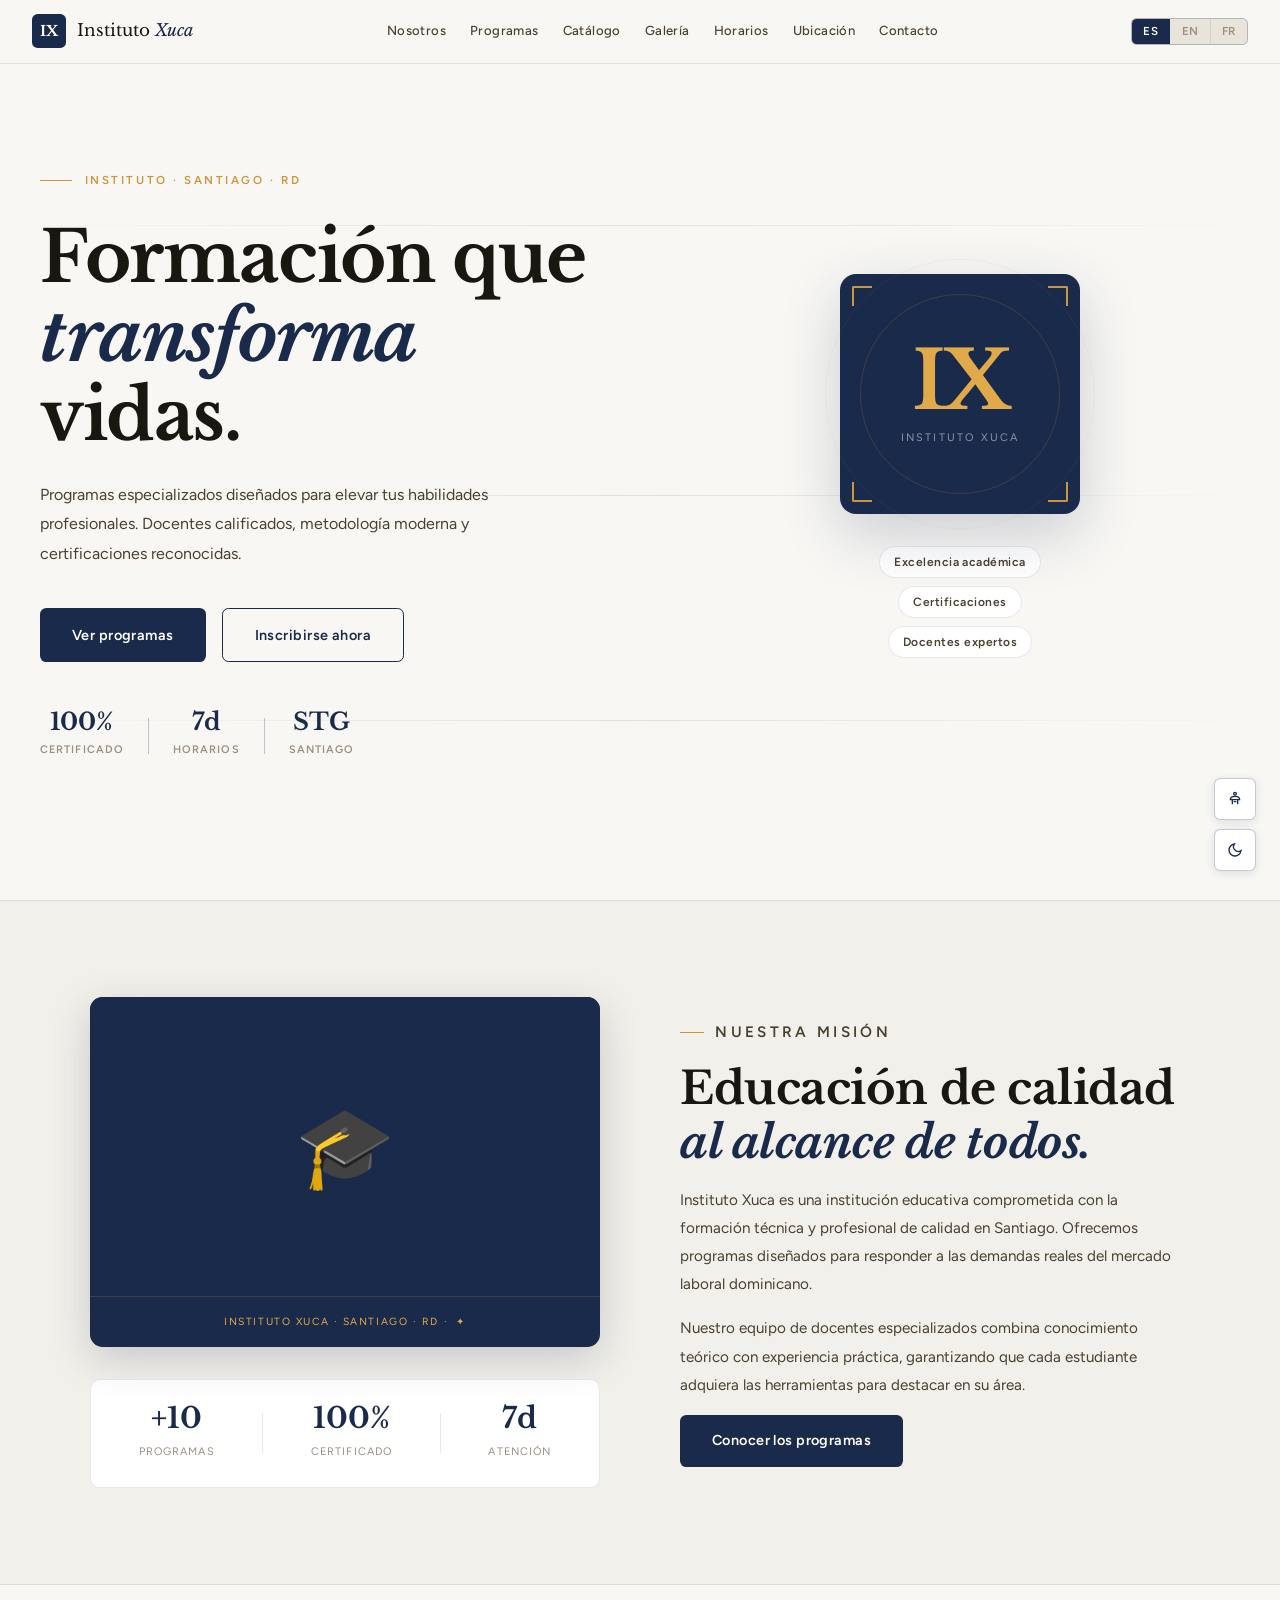
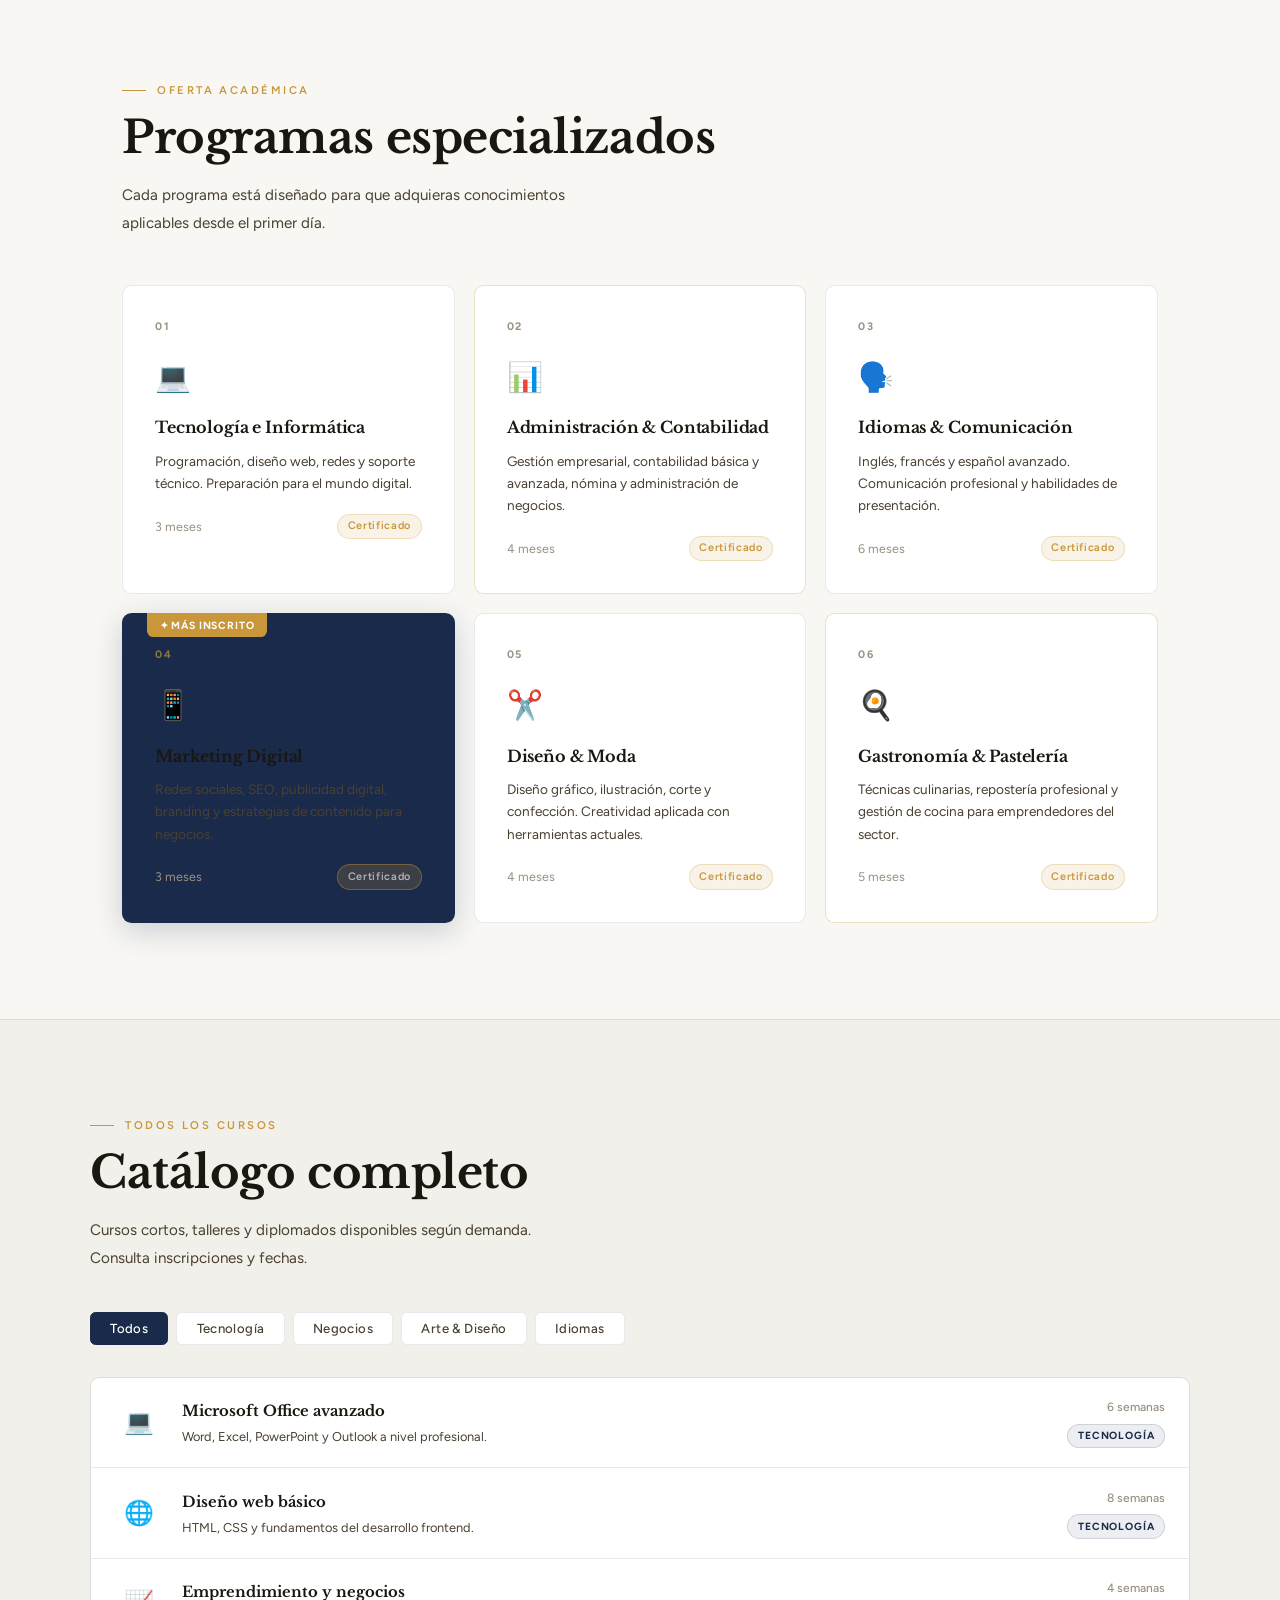
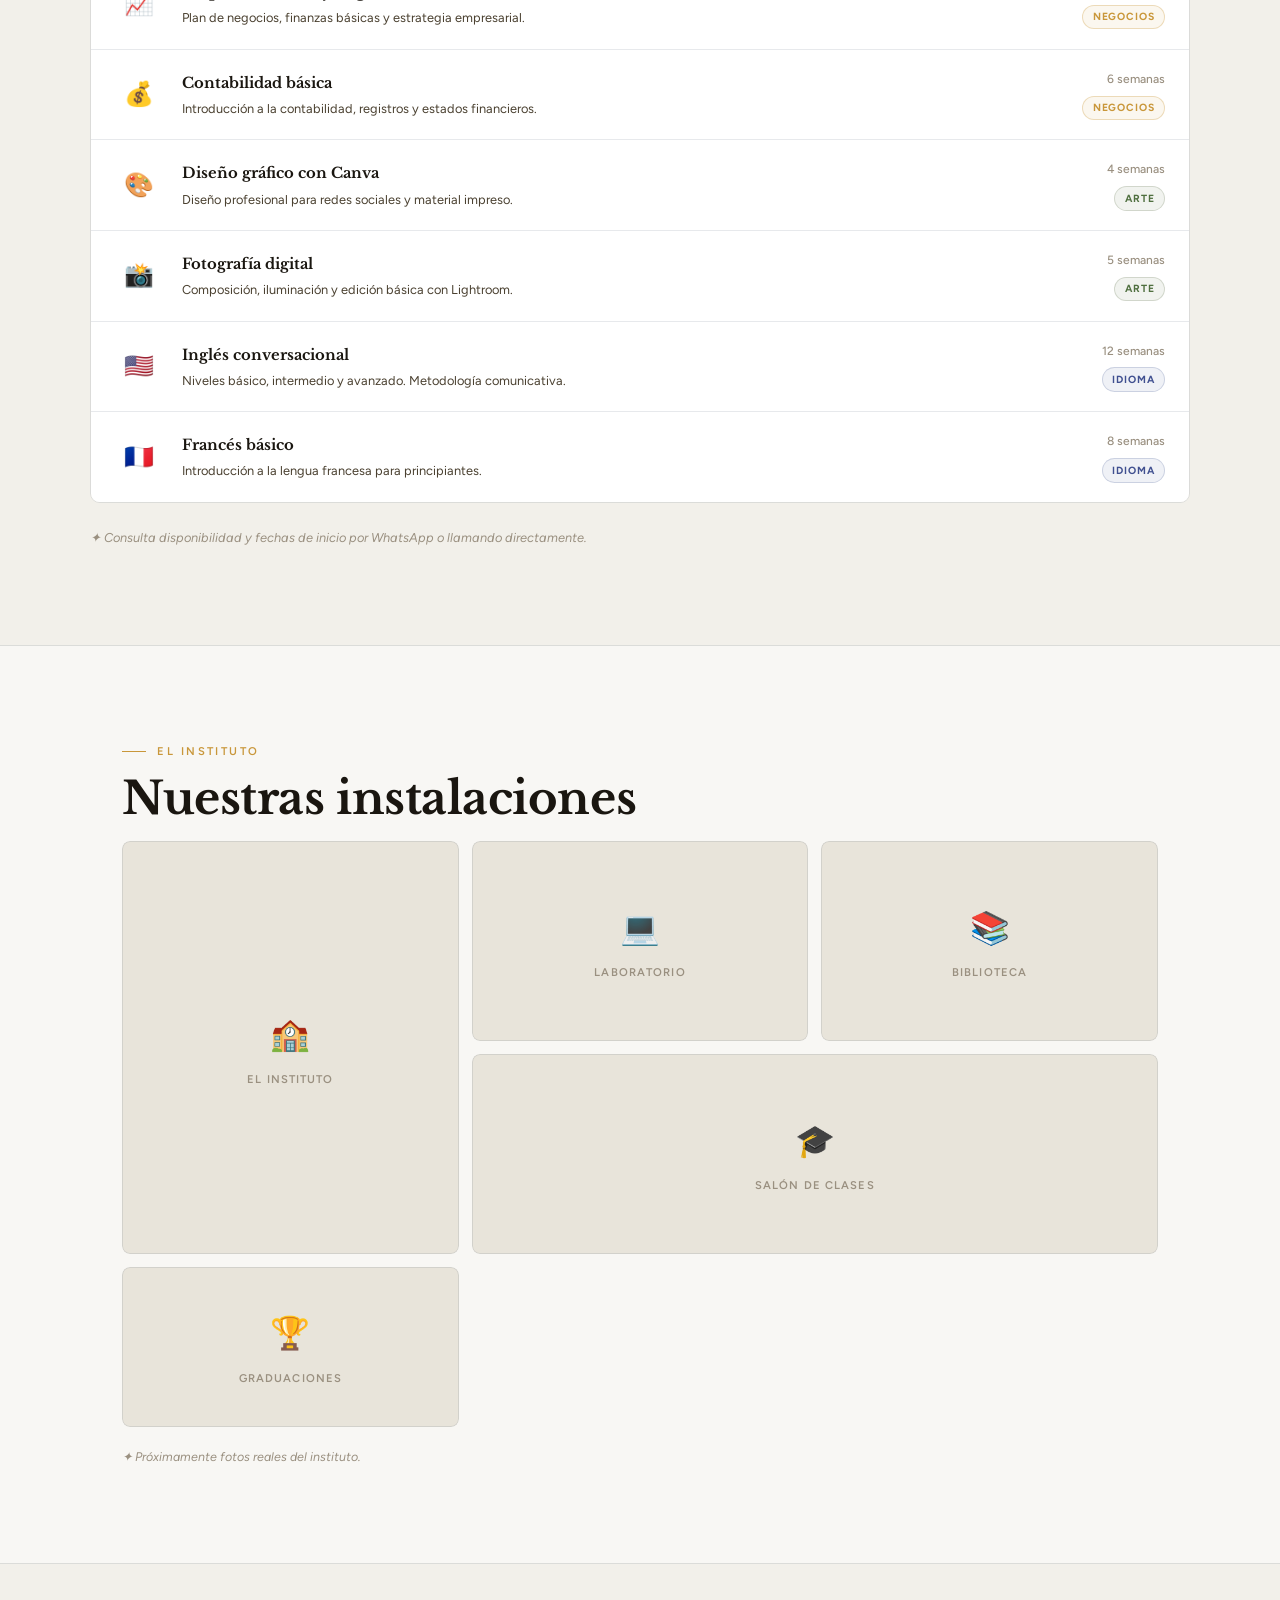
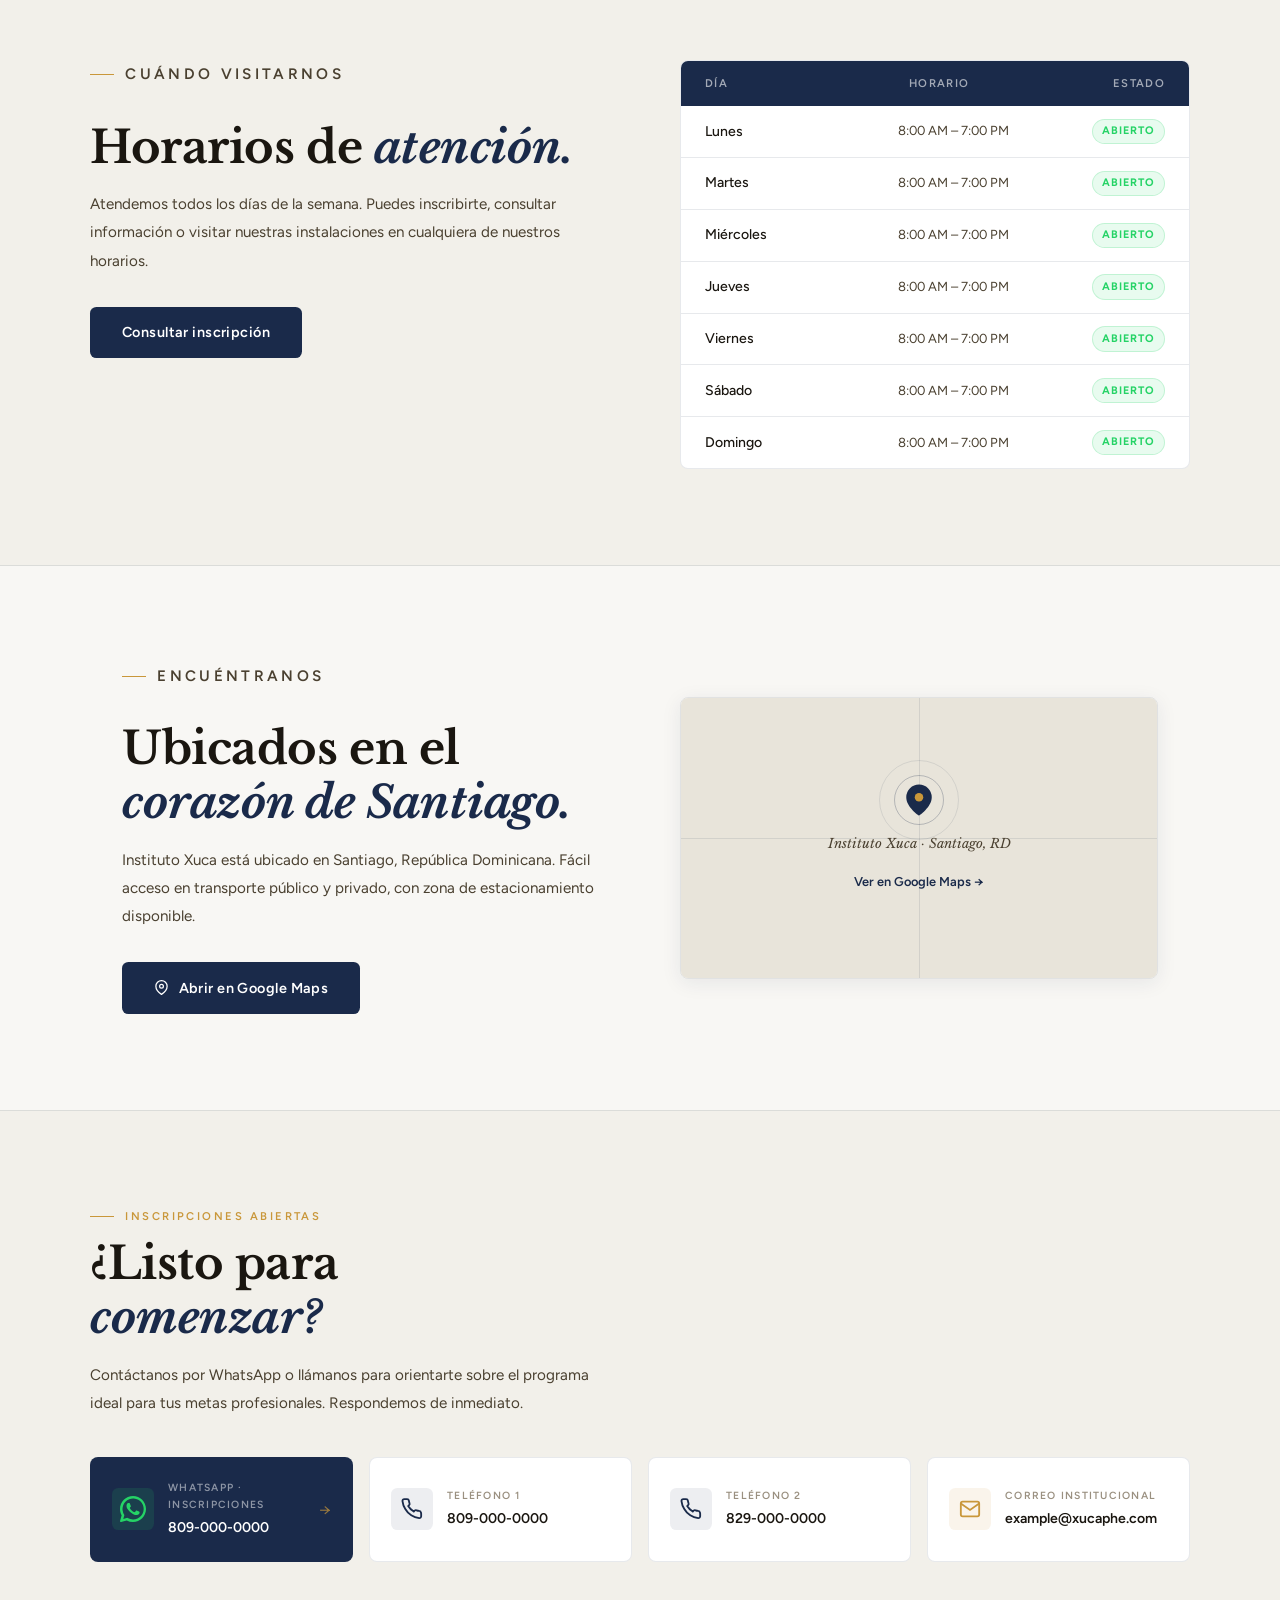
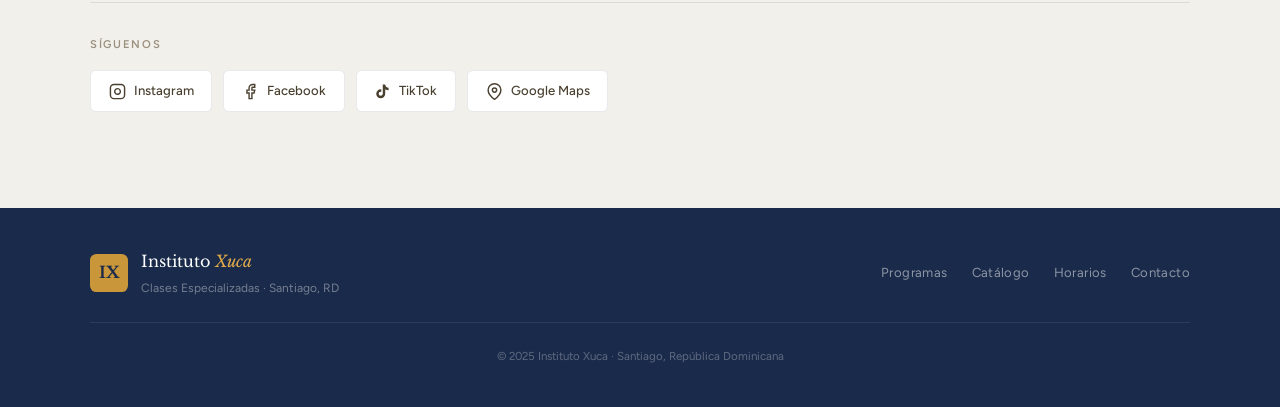
<file: Instituto/index.html>
<!DOCTYPE html>
<html lang="es" data-theme="light">
<head>
  <meta charset="UTF-8">
  <meta name="viewport" content="width=device-width, initial-scale=1.0">

  <!-- SEO -->
  <meta name="description" content="Instituto Xuca — Instituto de clases especializadas en Santiago, RD. Formación profesional, cursos técnicos y programas de certificación. Inscripciones abiertas.">
  <meta name="keywords" content="instituto Santiago, Instituto Xuca, clases especializadas Santiago RD, cursos técnicos dominicanos, formación profesional Santiago">
  <meta name="author" content="Instituto Xuca">
  <meta property="og:title" content="Instituto Xuca — Santiago, RD">
  <meta property="og:description" content="Formación que transforma. Santiago, República Dominicana.">
  <meta property="og:type" content="educational_institution">

  <title>Instituto Xuca — Clases Especializadas en Santiago</title>

  <link rel="preconnect" href="https://fonts.googleapis.com">
  <link rel="preconnect" href="https://fonts.gstatic.com" crossorigin>
  <link href="https://fonts.googleapis.com/css2?family=Libre+Baskerville:ital,wght@0,400;0,700;1,400&family=Figtree:wght@300;400;500;600&display=swap" rel="stylesheet">
  <link rel="stylesheet" href="styles.css">
</head>
<body>

  <!-- Panel accesibilidad -->
  <div id="a11y-panel" class="a11y-panel" role="dialog" aria-label="Opciones de accesibilidad" aria-hidden="true">
    <div class="a11y-header">
      <span id="a11y-title">Accesibilidad</span>
      <button class="a11y-close" onclick="toggleA11y()" aria-label="Cerrar">✕</button>
    </div>
    <div class="a11y-options">
      <button class="a11y-opt" onclick="toggleHighContrast()" id="btn-contrast">
        <span class="a11y-icon">◑</span><span id="lbl-contrast">Alto contraste</span>
      </button>
      <button class="a11y-opt" onclick="toggleBigText()" id="btn-bigtext">
        <span class="a11y-icon">A+</span><span id="lbl-bigtext">Texto grande</span>
      </button>
      <button class="a11y-opt" onclick="toggleUnderlineLinks()" id="btn-links">
        <span class="a11y-icon">U</span><span id="lbl-links">Subrayar enlaces</span>
      </button>
      <button class="a11y-opt" onclick="toggleReadableFont()" id="btn-font">
        <span class="a11y-icon">Aa</span><span id="lbl-font">Fuente legible</span>
      </button>
    </div>
  </div>

  <!-- Controles flotantes -->
  <div class="floating-controls">
    <button class="float-btn" onclick="toggleA11y()" aria-label="Accesibilidad">
      <svg width="16" height="16" viewBox="0 0 24 24" fill="none" stroke="currentColor" stroke-width="2"><circle cx="12" cy="4" r="2"/><path d="M12 8c-4 0-7 2-7 5h14c0-3-3-5-7-5z"/><path d="M8 13v7M16 13v7M10 16h4"/></svg>
    </button>
    <button class="float-btn" onclick="toggleTheme()" id="themeBtn" aria-label="Cambiar tema">
      <svg id="icon-moon" width="16" height="16" viewBox="0 0 24 24" fill="none" stroke="currentColor" stroke-width="2"><path d="M21 12.79A9 9 0 1 1 11.21 3 7 7 0 0 0 21 12.79z"/></svg>
      <svg id="icon-sun" width="16" height="16" viewBox="0 0 24 24" fill="none" stroke="currentColor" stroke-width="2" style="display:none"><circle cx="12" cy="12" r="5"/><line x1="12" y1="1" x2="12" y2="3"/><line x1="12" y1="21" x2="12" y2="23"/><line x1="4.22" y1="4.22" x2="5.64" y2="5.64"/><line x1="18.36" y1="18.36" x2="19.78" y2="19.78"/><line x1="1" y1="12" x2="3" y2="12"/><line x1="21" y1="12" x2="23" y2="12"/></svg>
    </button>
  </div>

  <!-- NAV -->
  <nav id="navbar">
    <a href="#inicio" class="nav-logo">
      <span class="logo-mark">IX</span>
      <span class="logo-text">Instituto <em>Xuca</em></span>
    </a>
    <button class="nav-hamburger" id="hamburger" onclick="toggleMenu()" aria-label="Menú">
      <span></span><span></span><span></span>
    </button>
    <div class="nav-center" id="navMenu">
      <a href="#nosotros"   class="nav-link" data-i18n="nav.about">Nosotros</a>
      <a href="#programas"  class="nav-link" data-i18n="nav.programs">Programas</a>
      <a href="#catalogo"   class="nav-link" data-i18n="nav.catalog">Catálogo</a>
      <a href="#galeria"    class="nav-link" data-i18n="nav.gallery">Galería</a>
      <a href="#horarios"   class="nav-link" data-i18n="nav.hours">Horarios</a>
      <a href="#ubicacion"  class="nav-link" data-i18n="nav.location">Ubicación</a>
      <a href="#contacto"   class="nav-link" data-i18n="nav.contact">Contacto</a>
    </div>
    <div class="nav-right">
      <div class="lang-switcher">
        <button class="lang-btn active" data-lang="es" onclick="setLang('es')">ES</button>
        <button class="lang-btn" data-lang="en" onclick="setLang('en')">EN</button>
        <button class="lang-btn" data-lang="fr" onclick="setLang('fr')">FR</button>
      </div>
    </div>
  </nav>

  <main>

    <!-- HERO -->
    <section class="hero" id="inicio">
      <div class="hero-bg-lines" aria-hidden="true">
        <div class="hbl l1"></div>
        <div class="hbl l2"></div>
        <div class="hbl l3"></div>
      </div>
      <div class="hero-inner">
        <div class="hero-content">
          <div class="hero-overline">
            <span class="overline-bar"></span>
            <span data-i18n="hero.over">Instituto · Santiago · RD</span>
          </div>
          <h1 class="hero-title">
            <span data-i18n="hero.l1">Formación que</span>
            <em data-i18n="hero.l2">transforma</em>
            <span data-i18n="hero.l3">vidas.</span>
          </h1>
          <p class="hero-sub" data-i18n="hero.sub">Programas especializados diseñados para elevar tus habilidades profesionales. Docentes calificados, metodología moderna y certificaciones reconocidas.</p>
          <div class="hero-actions">
            <a href="#programas" class="btn-primary" data-i18n="hero.cta1">Ver programas</a>
            <a href="#contacto"  class="btn-outline"  data-i18n="hero.cta2">Inscribirse ahora</a>
          </div>
          <div class="hero-pillars">
            <div class="pillar">
              <span class="pillar-n">100%</span>
              <span class="pillar-l" data-i18n="hero.p1">Certificado</span>
            </div>
            <div class="pillar-div"></div>
            <div class="pillar">
              <span class="pillar-n">7d</span>
              <span class="pillar-l" data-i18n="hero.p2">Horarios</span>
            </div>
            <div class="pillar-div"></div>
            <div class="pillar">
              <span class="pillar-n">STG</span>
              <span class="pillar-l" data-i18n="hero.p3">Santiago</span>
            </div>
          </div>
        </div>
        <div class="hero-crest" aria-hidden="true">
          <div class="crest-frame">
            <div class="crest-inner">
              <span class="crest-monogram">IX</span>
              <span class="crest-sub" data-i18n="hero.crest">Instituto Xuca</span>
            </div>
            <div class="crest-ring r1"></div>
            <div class="crest-ring r2"></div>
            <div class="crest-corner cc1"></div>
            <div class="crest-corner cc2"></div>
            <div class="crest-corner cc3"></div>
            <div class="crest-corner cc4"></div>
          </div>
          <div class="crest-tags">
            <div class="ctag t1" data-i18n="hero.t1">Excelencia académica</div>
            <div class="ctag t2" data-i18n="hero.t2">Certificaciones</div>
            <div class="ctag t3" data-i18n="hero.t3">Docentes expertos</div>
          </div>
        </div>
      </div>
    </section>

    <!-- NOSOTROS -->
    <section class="about" id="nosotros">
      <div class="about-inner">
        <div class="about-visual">
          <div class="about-frame">
            <div class="af-img"><span>🎓</span></div>
            <div class="af-seal">
              <span class="seal-text">INSTITUTO XUCA · SANTIAGO · RD ·</span>
              <span class="seal-center">✦</span>
            </div>
          </div>
          <div class="about-stat-row">
            <div class="astat"><span class="astat-n" data-i18n="ab.s1n">+10</span><span class="astat-l" data-i18n="ab.s1l">Programas</span></div>
            <div class="astat-sep"></div>
            <div class="astat"><span class="astat-n" data-i18n="ab.s2n">100%</span><span class="astat-l" data-i18n="ab.s2l">Certificado</span></div>
            <div class="astat-sep"></div>
            <div class="astat"><span class="astat-n" data-i18n="ab.s3n">7d</span><span class="astat-l" data-i18n="ab.s3l">Atención</span></div>
          </div>
        </div>
        <div class="about-text">
          <p class="section-tag" data-i18n="about.tag">Nuestra misión</p>
          <h2 class="section-title" data-i18n="about.title">Educación de calidad<br><em>al alcance de todos.</em></h2>
          <p data-i18n="about.p1">Instituto Xuca es una institución educativa comprometida con la formación técnica y profesional de calidad en Santiago. Ofrecemos programas diseñados para responder a las demandas reales del mercado laboral dominicano.</p>
          <p data-i18n="about.p2">Nuestro equipo de docentes especializados combina conocimiento teórico con experiencia práctica, garantizando que cada estudiante adquiera las herramientas para destacar en su área.</p>
          <a href="#programas" class="btn-primary" data-i18n="about.cta">Conocer los programas</a>
        </div>
      </div>
    </section>

    <!-- PROGRAMAS -->
    <section class="programs-section" id="programas">
      <div class="programs-inner">
        <div class="prog-header">
          <p class="section-tag" data-i18n="prog.tag">Oferta académica</p>
          <h2 class="section-title" data-i18n="prog.title">Programas <em>especializados</em></h2>
          <p class="section-sub" data-i18n="prog.sub">Cada programa está diseñado para que adquieras conocimientos aplicables desde el primer día.</p>
        </div>
        <div class="prog-grid">

          <div class="prog-card navy-card">
            <div class="pc-num">01</div>
            <div class="pc-icon">💻</div>
            <h3 data-i18n="p1.n">Tecnología e Informática</h3>
            <p data-i18n="p1.d">Programación, diseño web, redes y soporte técnico. Preparación para el mundo digital.</p>
            <div class="pc-meta">
              <span data-i18n="p1.dur">3 meses</span>
              <span class="pc-cert" data-i18n="pc.cert">Certificado</span>
            </div>
          </div>

          <div class="prog-card gold-card">
            <div class="pc-num">02</div>
            <div class="pc-icon">📊</div>
            <h3 data-i18n="p2.n">Administración & Contabilidad</h3>
            <p data-i18n="p2.d">Gestión empresarial, contabilidad básica y avanzada, nómina y administración de negocios.</p>
            <div class="pc-meta">
              <span data-i18n="p2.dur">4 meses</span>
              <span class="pc-cert" data-i18n="pc.cert">Certificado</span>
            </div>
          </div>

          <div class="prog-card navy-card">
            <div class="pc-num">03</div>
            <div class="pc-icon">🗣️</div>
            <h3 data-i18n="p3.n">Idiomas & Comunicación</h3>
            <p data-i18n="p3.d">Inglés, francés y español avanzado. Comunicación profesional y habilidades de presentación.</p>
            <div class="pc-meta">
              <span data-i18n="p3.dur">6 meses</span>
              <span class="pc-cert" data-i18n="pc.cert">Certificado</span>
            </div>
          </div>

          <div class="prog-card featured-card">
            <div class="pc-pop" data-i18n="prog.pop">✦ Más inscrito</div>
            <div class="pc-num">04</div>
            <div class="pc-icon">📱</div>
            <h3 data-i18n="p4.n">Marketing Digital</h3>
            <p data-i18n="p4.d">Redes sociales, SEO, publicidad digital, branding y estrategias de contenido para negocios.</p>
            <div class="pc-meta">
              <span data-i18n="p4.dur">3 meses</span>
              <span class="pc-cert" data-i18n="pc.cert">Certificado</span>
            </div>
          </div>

          <div class="prog-card navy-card">
            <div class="pc-num">05</div>
            <div class="pc-icon">✂️</div>
            <h3 data-i18n="p5.n">Diseño & Moda</h3>
            <p data-i18n="p5.d">Diseño gráfico, ilustración, corte y confección. Creatividad aplicada con herramientas actuales.</p>
            <div class="pc-meta">
              <span data-i18n="p5.dur">4 meses</span>
              <span class="pc-cert" data-i18n="pc.cert">Certificado</span>
            </div>
          </div>

          <div class="prog-card gold-card">
            <div class="pc-num">06</div>
            <div class="pc-icon">🍳</div>
            <h3 data-i18n="p6.n">Gastronomía & Pastelería</h3>
            <p data-i18n="p6.d">Técnicas culinarias, repostería profesional y gestión de cocina para emprendedores del sector.</p>
            <div class="pc-meta">
              <span data-i18n="p6.dur">5 meses</span>
              <span class="pc-cert" data-i18n="pc.cert">Certificado</span>
            </div>
          </div>

        </div>
      </div>
    </section>

    <!-- CATÁLOGO DE CURSOS -->
    <section class="catalog-section" id="catalogo">
      <div class="catalog-inner">
        <div class="cat-header">
          <p class="section-tag" data-i18n="cat.tag">Todos los cursos</p>
          <h2 class="section-title" data-i18n="cat.title">Catálogo <em>completo</em></h2>
          <p class="section-sub" data-i18n="cat.sub">Cursos cortos, talleres y diplomados disponibles según demanda. Consulta inscripciones y fechas.</p>
        </div>
        <div class="cat-tabs">
          <button class="cat-tab active" data-cat="all"   onclick="filterCat(this)" data-i18n="cat.all">Todos</button>
          <button class="cat-tab" data-cat="tech"         onclick="filterCat(this)" data-i18n="cat.c1">Tecnología</button>
          <button class="cat-tab" data-cat="business"     onclick="filterCat(this)" data-i18n="cat.c2">Negocios</button>
          <button class="cat-tab" data-cat="arts"         onclick="filterCat(this)" data-i18n="cat.c3">Arte & Diseño</button>
          <button class="cat-tab" data-cat="languages"    onclick="filterCat(this)" data-i18n="cat.c4">Idiomas</button>
        </div>
        <div class="cat-list" id="catGrid">

          <div class="cat-row" data-cat="tech">
            <div class="cr-icon">💻</div>
            <div class="cr-info">
              <h3 data-i18n="cr1.n">Microsoft Office avanzado</h3>
              <p data-i18n="cr1.d">Word, Excel, PowerPoint y Outlook a nivel profesional.</p>
            </div>
            <div class="cr-meta">
              <span class="cr-dur" data-i18n="cr1.dur">6 semanas</span>
              <span class="cr-badge tech-b" data-i18n="cr.tech">Tecnología</span>
            </div>
          </div>

          <div class="cat-row" data-cat="tech">
            <div class="cr-icon">🌐</div>
            <div class="cr-info">
              <h3 data-i18n="cr2.n">Diseño web básico</h3>
              <p data-i18n="cr2.d">HTML, CSS y fundamentos del desarrollo frontend.</p>
            </div>
            <div class="cr-meta">
              <span class="cr-dur" data-i18n="cr2.dur">8 semanas</span>
              <span class="cr-badge tech-b" data-i18n="cr.tech">Tecnología</span>
            </div>
          </div>

          <div class="cat-row" data-cat="business">
            <div class="cr-icon">📈</div>
            <div class="cr-info">
              <h3 data-i18n="cr3.n">Emprendimiento y negocios</h3>
              <p data-i18n="cr3.d">Plan de negocios, finanzas básicas y estrategia empresarial.</p>
            </div>
            <div class="cr-meta">
              <span class="cr-dur" data-i18n="cr3.dur">4 semanas</span>
              <span class="cr-badge biz-b" data-i18n="cr.biz">Negocios</span>
            </div>
          </div>

          <div class="cat-row" data-cat="business">
            <div class="cr-icon">💰</div>
            <div class="cr-info">
              <h3 data-i18n="cr4.n">Contabilidad básica</h3>
              <p data-i18n="cr4.d">Introducción a la contabilidad, registros y estados financieros.</p>
            </div>
            <div class="cr-meta">
              <span class="cr-dur" data-i18n="cr4.dur">6 semanas</span>
              <span class="cr-badge biz-b" data-i18n="cr.biz">Negocios</span>
            </div>
          </div>

          <div class="cat-row" data-cat="arts">
            <div class="cr-icon">🎨</div>
            <div class="cr-info">
              <h3 data-i18n="cr5.n">Diseño gráfico con Canva</h3>
              <p data-i18n="cr5.d">Diseño profesional para redes sociales y material impreso.</p>
            </div>
            <div class="cr-meta">
              <span class="cr-dur" data-i18n="cr5.dur">4 semanas</span>
              <span class="cr-badge art-b" data-i18n="cr.art">Arte</span>
            </div>
          </div>

          <div class="cat-row" data-cat="arts">
            <div class="cr-icon">📸</div>
            <div class="cr-info">
              <h3 data-i18n="cr6.n">Fotografía digital</h3>
              <p data-i18n="cr6.d">Composición, iluminación y edición básica con Lightroom.</p>
            </div>
            <div class="cr-meta">
              <span class="cr-dur" data-i18n="cr6.dur">5 semanas</span>
              <span class="cr-badge art-b" data-i18n="cr.art">Arte</span>
            </div>
          </div>

          <div class="cat-row" data-cat="languages">
            <div class="cr-icon">🇺🇸</div>
            <div class="cr-info">
              <h3 data-i18n="cr7.n">Inglés conversacional</h3>
              <p data-i18n="cr7.d">Niveles básico, intermedio y avanzado. Metodología comunicativa.</p>
            </div>
            <div class="cr-meta">
              <span class="cr-dur" data-i18n="cr7.dur">12 semanas</span>
              <span class="cr-badge lang-b" data-i18n="cr.lang">Idioma</span>
            </div>
          </div>

          <div class="cat-row" data-cat="languages">
            <div class="cr-icon">🇫🇷</div>
            <div class="cr-info">
              <h3 data-i18n="cr8.n">Francés básico</h3>
              <p data-i18n="cr8.d">Introducción a la lengua francesa para principiantes.</p>
            </div>
            <div class="cr-meta">
              <span class="cr-dur" data-i18n="cr8.dur">8 semanas</span>
              <span class="cr-badge lang-b" data-i18n="cr.lang">Idioma</span>
            </div>
          </div>

        </div>
        <p class="cat-note" data-i18n="cat.note">✦ Consulta disponibilidad y fechas de inicio por WhatsApp o llamando directamente.</p>
      </div>
    </section>

    <!-- GALERÍA -->
    <section class="gallery-section" id="galeria">
      <div class="gallery-inner">
        <p class="section-tag" data-i18n="gal.tag">El instituto</p>
        <h2 class="section-title" data-i18n="gal.title">Nuestras <em>instalaciones</em></h2>
        <div class="gallery-grid">
          <div class="gal-item gi-tall"><div class="gph"><span>🏫</span><p data-i18n="g1">El instituto</p></div></div>
          <div class="gal-item"><div class="gph"><span>💻</span><p data-i18n="g2">Laboratorio</p></div></div>
          <div class="gal-item"><div class="gph"><span>📚</span><p data-i18n="g3">Biblioteca</p></div></div>
          <div class="gal-item gi-wide"><div class="gph"><span>🎓</span><p data-i18n="g4">Salón de clases</p></div></div>
          <div class="gal-item"><div class="gph"><span>🏆</span><p data-i18n="g5">Graduaciones</p></div></div>
        </div>
        <p class="gal-note" data-i18n="gal.note">✦ Próximamente fotos reales del instituto.</p>
      </div>
    </section>

    <!-- HORARIOS -->
    <section class="hours-section" id="horarios">
      <div class="hours-inner">
        <div class="hours-text">
          <p class="section-tag" data-i18n="hrs.tag">Cuándo visitarnos</p>
          <h2 class="section-title" data-i18n="hrs.title">Horarios de <em>atención.</em></h2>
          <p data-i18n="hrs.desc">Atendemos todos los días de la semana. Puedes inscribirte, consultar información o visitar nuestras instalaciones en cualquiera de nuestros horarios.</p>
          <a href="#contacto" class="btn-primary" data-i18n="hrs.cta">Consultar inscripción</a>
        </div>
        <div class="hours-table">
          <div class="ht-header">
            <span data-i18n="ht.day">Día</span>
            <span data-i18n="ht.time">Horario</span>
            <span data-i18n="ht.status">Estado</span>
          </div>
          <div class="ht-row"><span data-i18n="hrs.mon">Lunes</span><span>8:00 AM – 7:00 PM</span><span class="ht-open" data-i18n="hrs.open">Abierto</span></div>
          <div class="ht-row"><span data-i18n="hrs.tue">Martes</span><span>8:00 AM – 7:00 PM</span><span class="ht-open" data-i18n="hrs.open">Abierto</span></div>
          <div class="ht-row"><span data-i18n="hrs.wed">Miércoles</span><span>8:00 AM – 7:00 PM</span><span class="ht-open" data-i18n="hrs.open">Abierto</span></div>
          <div class="ht-row"><span data-i18n="hrs.thu">Jueves</span><span>8:00 AM – 7:00 PM</span><span class="ht-open" data-i18n="hrs.open">Abierto</span></div>
          <div class="ht-row"><span data-i18n="hrs.fri">Viernes</span><span>8:00 AM – 7:00 PM</span><span class="ht-open" data-i18n="hrs.open">Abierto</span></div>
          <div class="ht-row"><span data-i18n="hrs.sat">Sábado</span><span>8:00 AM – 7:00 PM</span><span class="ht-open" data-i18n="hrs.open">Abierto</span></div>
          <div class="ht-row"><span data-i18n="hrs.sun">Domingo</span><span>8:00 AM – 7:00 PM</span><span class="ht-open" data-i18n="hrs.open">Abierto</span></div>
        </div>
      </div>
    </section>

    <!-- UBICACIÓN -->
    <section class="location-section" id="ubicacion">
      <div class="location-inner">
        <div class="location-text">
          <p class="section-tag" data-i18n="loc.tag">Encuéntranos</p>
          <h2 class="section-title" data-i18n="loc.title">Ubicados en el<br><em>corazón de Santiago.</em></h2>
          <p data-i18n="loc.desc">Instituto Xuca está ubicado en Santiago, República Dominicana. Fácil acceso en transporte público y privado, con zona de estacionamiento disponible.</p>
          <a href="https://maps.google.com/?q=Santiago,+República+Dominicana" target="_blank" rel="noopener" class="btn-primary map-btn">
            <svg width="15" height="15" viewBox="0 0 24 24" fill="none" stroke="currentColor" stroke-width="2"><path d="M21 10c0 7-9 13-9 13s-9-6-9-13a9 9 0 0 1 18 0z"/><circle cx="12" cy="10" r="3"/></svg>
            <span data-i18n="loc.cta">Abrir en Google Maps</span>
          </a>
        </div>
        <div class="location-map">
          <div class="map-mock">
            <div class="map-cross" aria-hidden="true">
              <div class="mc-line mh"></div>
              <div class="mc-line mv"></div>
            </div>
            <div class="map-marker-wrap">
              <div class="mp-rings">
                <div class="mpr r1"></div>
                <div class="mpr r2"></div>
              </div>
              <svg width="34" height="34" viewBox="0 0 24 24" fill="var(--navy)" stroke="none"><path d="M21 10c0 7-9 13-9 13s-9-6-9-13a9 9 0 0 1 18 0z"/><circle cx="12" cy="10" r="3" fill="var(--gold)"/></svg>
            </div>
            <p class="map-name">Instituto Xuca · Santiago, RD</p>
            <a href="https://maps.google.com/?q=Santiago,+República+Dominicana" target="_blank" rel="noopener" class="map-link" data-i18n="loc.open">Ver en Google Maps →</a>
          </div>
        </div>
      </div>
    </section>

    <!-- CONTACTO -->
    <section class="contact-section" id="contacto">
      <div class="contact-inner">
        <div class="contact-header">
          <p class="section-tag" data-i18n="con.tag">Inscripciones abiertas</p>
          <h2 class="section-title" data-i18n="con.title">¿Listo para<br><em>comenzar?</em></h2>
          <p class="section-sub" data-i18n="con.sub">Contáctanos por WhatsApp o llámanos para orientarte sobre el programa ideal para tus metas profesionales. Respondemos de inmediato.</p>
        </div>
        <div class="contact-cards">
          <a href="https://wa.me/18090000000" target="_blank" rel="noopener" class="con-card featured-con">
            <div class="con-icon wa-icon">
              <svg width="26" height="26" viewBox="0 0 24 24" fill="currentColor"><path d="M17.472 14.382c-.297-.149-1.758-.867-2.03-.967-.273-.099-.471-.148-.67.15-.197.297-.767.966-.94 1.164-.173.199-.347.223-.644.075-.297-.15-1.255-.463-2.39-1.475-.883-.788-1.48-1.761-1.653-2.059-.173-.297-.018-.458.13-.606.134-.133.298-.347.446-.52.149-.174.198-.298.298-.497.099-.198.05-.371-.025-.52-.075-.149-.669-1.612-.916-2.207-.242-.579-.487-.5-.669-.51-.173-.008-.371-.01-.57-.01-.198 0-.52.074-.792.372-.272.297-1.04 1.016-1.04 2.479 0 1.462 1.065 2.875 1.213 3.074.149.198 2.096 3.2 5.077 4.487.709.306 1.262.489 1.694.625.712.227 1.36.195 1.871.118.571-.085 1.758-.719 2.006-1.413.248-.694.248-1.289.173-1.413-.074-.124-.272-.198-.57-.347z"/><path d="M12 0C5.373 0 0 5.373 0 12c0 2.125.558 4.122 1.532 5.85L.057 23.09a.75.75 0 0 0 .92.92l5.255-1.476A11.952 11.952 0 0 0 12 24c6.627 0 12-5.373 12-12S18.627 0 12 0zm0 21.75a9.75 9.75 0 0 1-4.95-1.35l-.354-.212-3.668 1.03 1.03-3.655-.224-.367A9.75 9.75 0 1 1 12 21.75z"/></svg>
            </div>
            <div class="con-text">
              <span class="con-label" data-i18n="con.wa">WhatsApp · Inscripciones</span>
              <span class="con-val">809-000-0000</span>
            </div>
            <span class="con-arrow">→</span>
          </a>
          <a href="tel:+18090000000" class="con-card">
            <div class="con-icon navy-icon">
              <svg width="22" height="22" viewBox="0 0 24 24" fill="none" stroke="currentColor" stroke-width="2"><path d="M22 16.92v3a2 2 0 0 1-2.18 2 19.79 19.79 0 0 1-8.63-3.07A19.5 19.5 0 0 1 4.69 12 19.79 19.79 0 0 1 1.61 3.41 2 2 0 0 1 3.6 1.21h3a2 2 0 0 1 2 1.72 12.84 12.84 0 0 0 .7 2.81 2 2 0 0 1-.45 2.11L7.91 8.8a16 16 0 0 0 6 6l.96-.96a2 2 0 0 1 2.11-.45 12.84 12.84 0 0 0 2.81.7A2 2 0 0 1 21.73 16z"/></svg>
            </div>
            <div class="con-text">
              <span class="con-label" data-i18n="con.p1">Teléfono 1</span>
              <span class="con-val">809-000-0000</span>
            </div>
          </a>
          <a href="tel:+18290000000" class="con-card">
            <div class="con-icon navy-icon">
              <svg width="22" height="22" viewBox="0 0 24 24" fill="none" stroke="currentColor" stroke-width="2"><path d="M22 16.92v3a2 2 0 0 1-2.18 2 19.79 19.79 0 0 1-8.63-3.07A19.5 19.5 0 0 1 4.69 12 19.79 19.79 0 0 1 1.61 3.41 2 2 0 0 1 3.6 1.21h3a2 2 0 0 1 2 1.72 12.84 12.84 0 0 0 .7 2.81 2 2 0 0 1-.45 2.11L7.91 8.8a16 16 0 0 0 6 6l.96-.96a2 2 0 0 1 2.11-.45 12.84 12.84 0 0 0 2.81.7A2 2 0 0 1 21.73 16z"/></svg>
            </div>
            <div class="con-text">
              <span class="con-label" data-i18n="con.p2">Teléfono 2</span>
              <span class="con-val">829-000-0000</span>
            </div>
          </a>
          <a href="mailto:example@xucaphe.com" class="con-card">
            <div class="con-icon gold-icon">
              <svg width="22" height="22" viewBox="0 0 24 24" fill="none" stroke="currentColor" stroke-width="2"><path d="M4 4h16c1.1 0 2 .9 2 2v12c0 1.1-.9 2-2 2H4c-1.1 0-2-.9-2-2V6c0-1.1.9-2 2-2z"/><polyline points="22,6 12,13 2,6"/></svg>
            </div>
            <div class="con-text">
              <span class="con-label" data-i18n="con.email">Correo institucional</span>
              <span class="con-val">example@xucaphe.com</span>
            </div>
          </a>
        </div>

        <!-- Redes -->
        <div class="social-wrap">
          <p class="social-label" data-i18n="con.follow">Síguenos</p>
          <div class="social-row">
            <a href="#" class="social-pill" target="_blank" rel="noopener">
              <svg width="17" height="17" viewBox="0 0 24 24" fill="none" stroke="currentColor" stroke-width="2"><rect x="2" y="2" width="20" height="20" rx="5"/><path d="M16 11.37A4 4 0 1 1 12.63 8 4 4 0 0 1 16 11.37z"/><line x1="17.5" y1="6.5" x2="17.51" y2="6.5"/></svg>
              Instagram
            </a>
            <a href="#" class="social-pill" target="_blank" rel="noopener">
              <svg width="17" height="17" viewBox="0 0 24 24" fill="none" stroke="currentColor" stroke-width="2"><path d="M18 2h-3a5 5 0 0 0-5 5v3H7v4h3v8h4v-8h3l1-4h-4V7a1 1 0 0 1 1-1h3z"/></svg>
              Facebook
            </a>
            <a href="#" class="social-pill" target="_blank" rel="noopener">
              <svg width="17" height="17" viewBox="0 0 24 24" fill="currentColor"><path d="M19.59 6.69a4.83 4.83 0 0 1-3.77-4.25V2h-3.45v13.67a2.89 2.89 0 0 1-2.88 2.5 2.89 2.89 0 0 1-2.89-2.89 2.89 2.89 0 0 1 2.89-2.89c.28 0 .54.04.79.1V9.01a6.34 6.34 0 0 0-.79-.05 6.34 6.34 0 0 0-6.34 6.34 6.34 6.34 0 0 0 6.34 6.34 6.34 6.34 0 0 0 6.33-6.34V8.69a8.18 8.18 0 0 0 4.78 1.52V6.75a4.85 4.85 0 0 1-1.01-.06z"/></svg>
              TikTok
            </a>
            <a href="https://maps.google.com/?q=Santiago,+República+Dominicana" class="social-pill" target="_blank" rel="noopener">
              <svg width="17" height="17" viewBox="0 0 24 24" fill="none" stroke="currentColor" stroke-width="2"><path d="M21 10c0 7-9 13-9 13s-9-6-9-13a9 9 0 0 1 18 0z"/><circle cx="12" cy="10" r="3"/></svg>
              Google Maps
            </a>
          </div>
        </div>
      </div>
    </section>

  </main>

  <!-- FOOTER -->
  <footer>
    <div class="footer-inner">
      <div class="footer-brand">
        <div class="footer-logo-wrap">
          <span class="footer-mark">IX</span>
          <div>
            <span class="footer-logo">Instituto <em>Xuca</em></span>
            <p data-i18n="footer.desc">Clases Especializadas · Santiago, RD</p>
          </div>
        </div>
      </div>
      <div class="footer-links">
        <a href="#programas" data-i18n="nav.programs">Programas</a>
        <a href="#catalogo"  data-i18n="nav.catalog">Catálogo</a>
        <a href="#horarios"  data-i18n="nav.hours">Horarios</a>
        <a href="#contacto"  data-i18n="nav.contact">Contacto</a>
      </div>
      <p class="footer-copy" data-i18n="footer.copy">© 2025 Instituto Xuca · Santiago, República Dominicana</p>
    </div>
  </footer>

  <script src="main.js"></script>
</body>
</html>
</file>
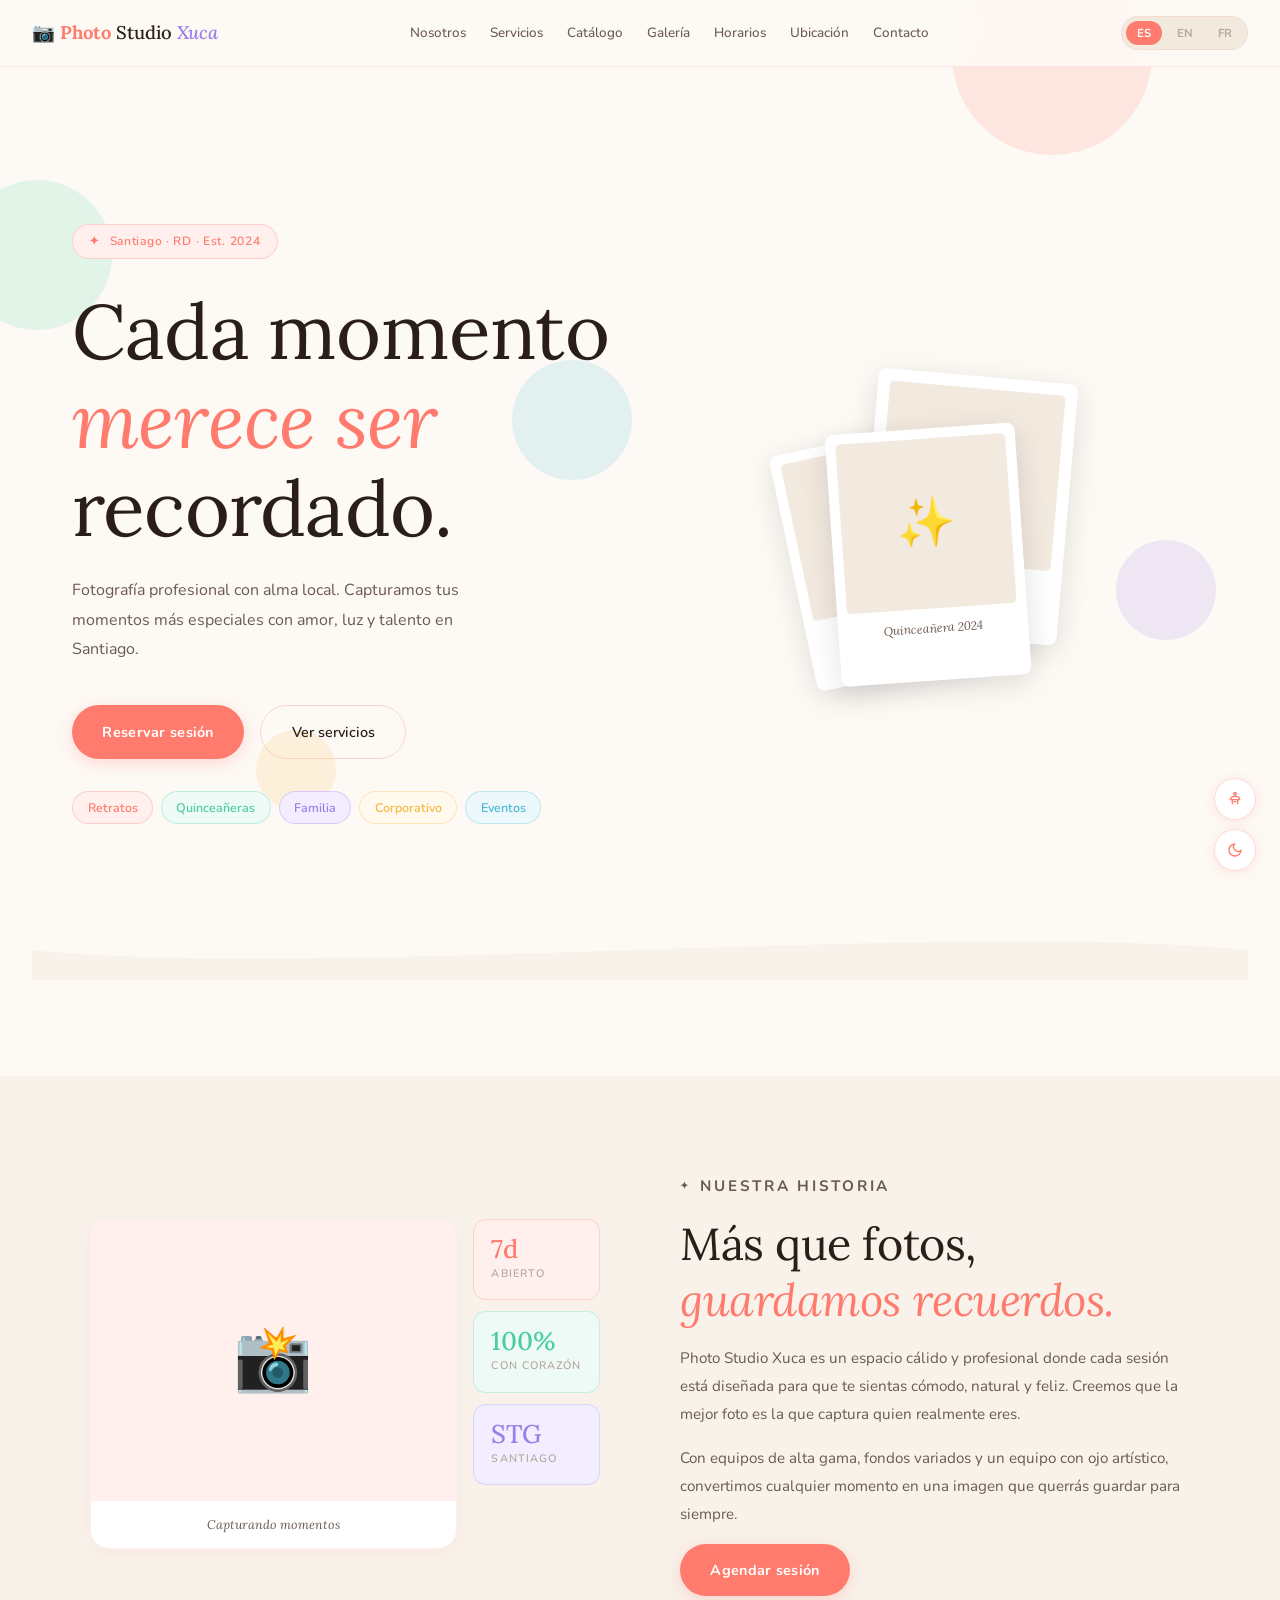
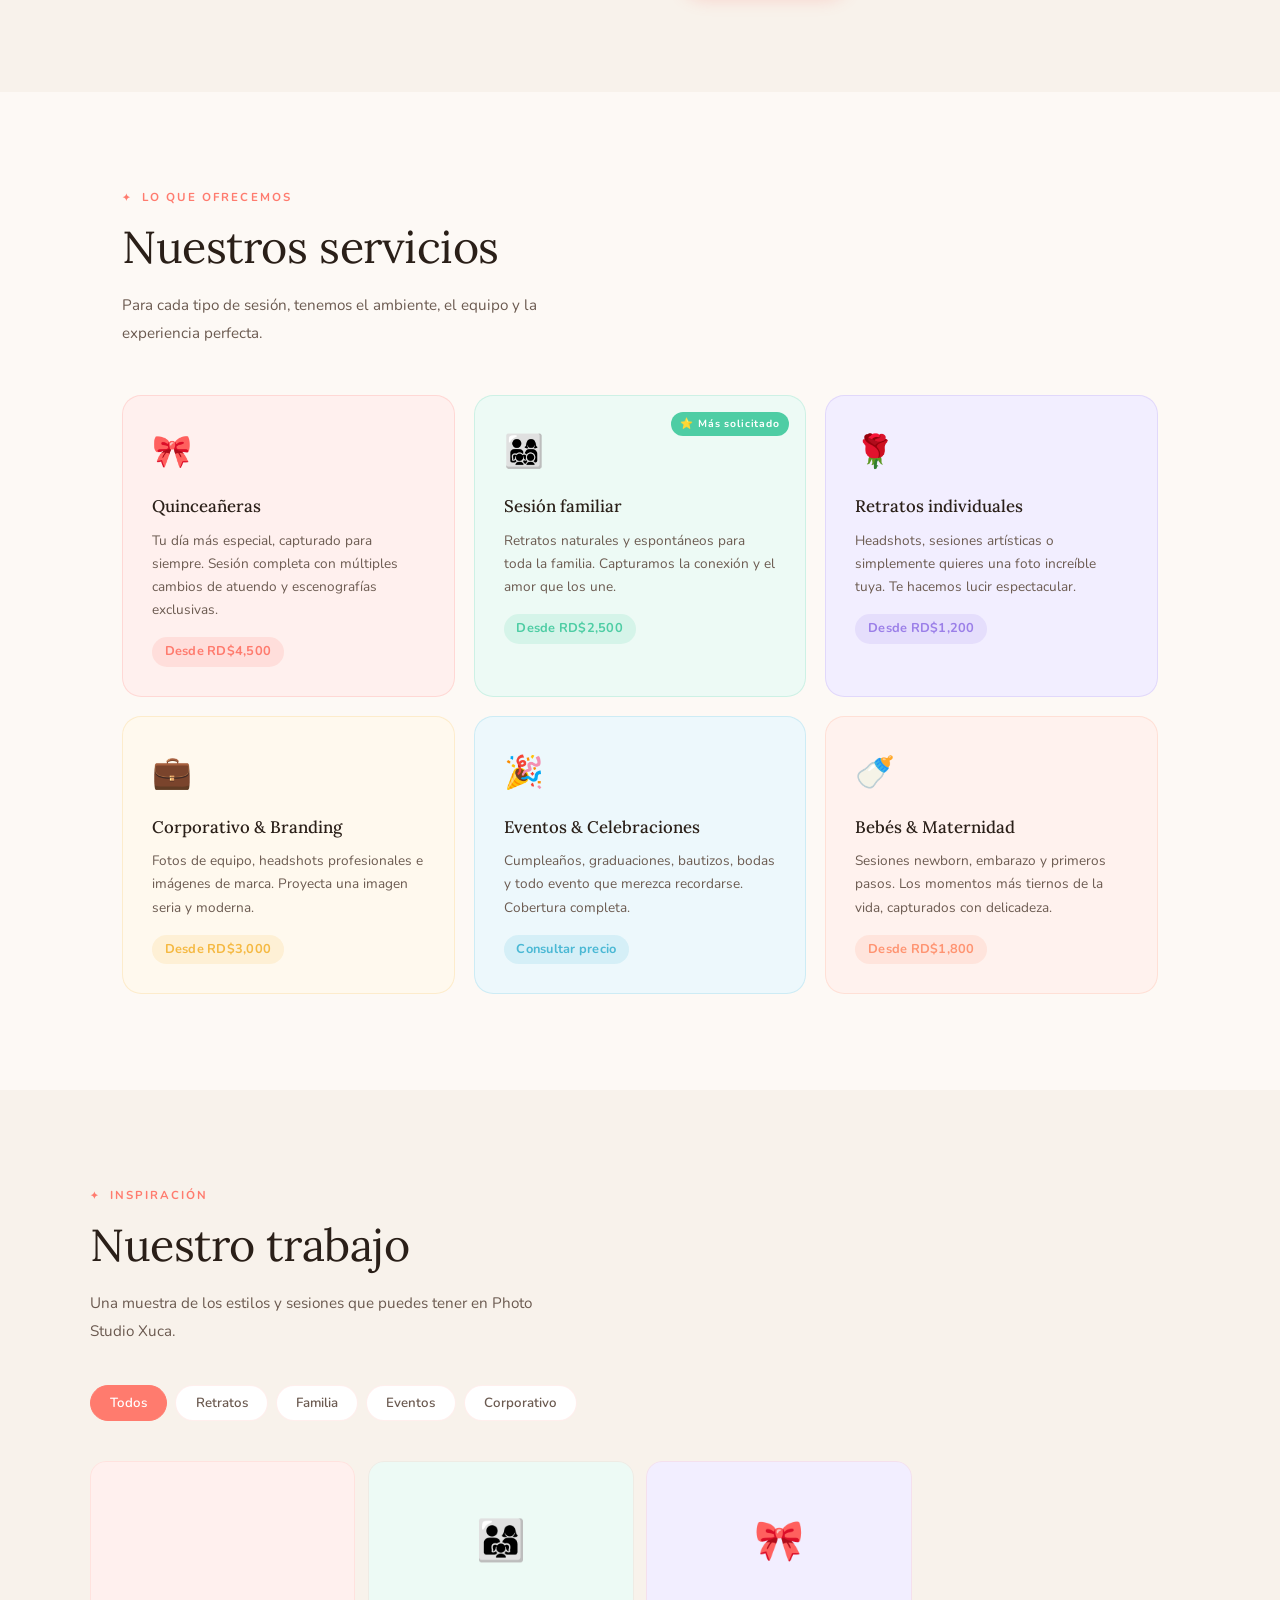
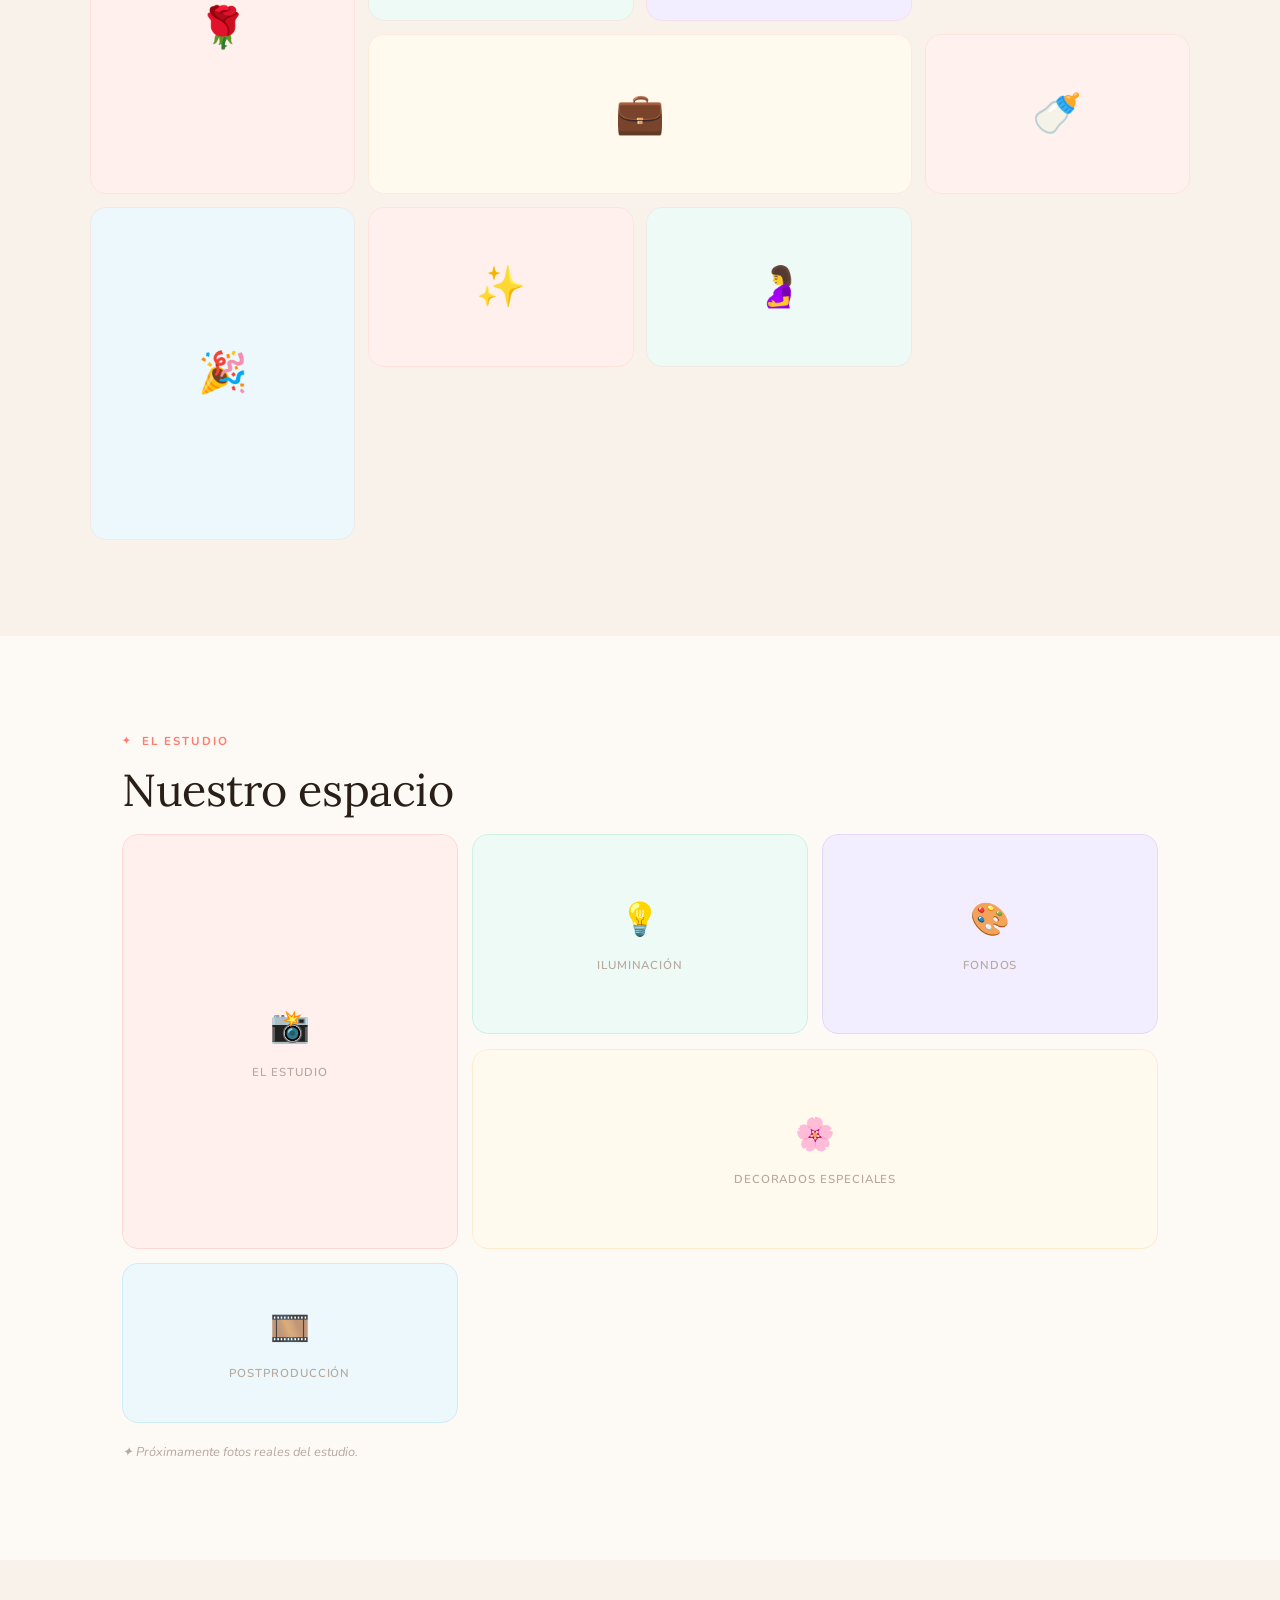
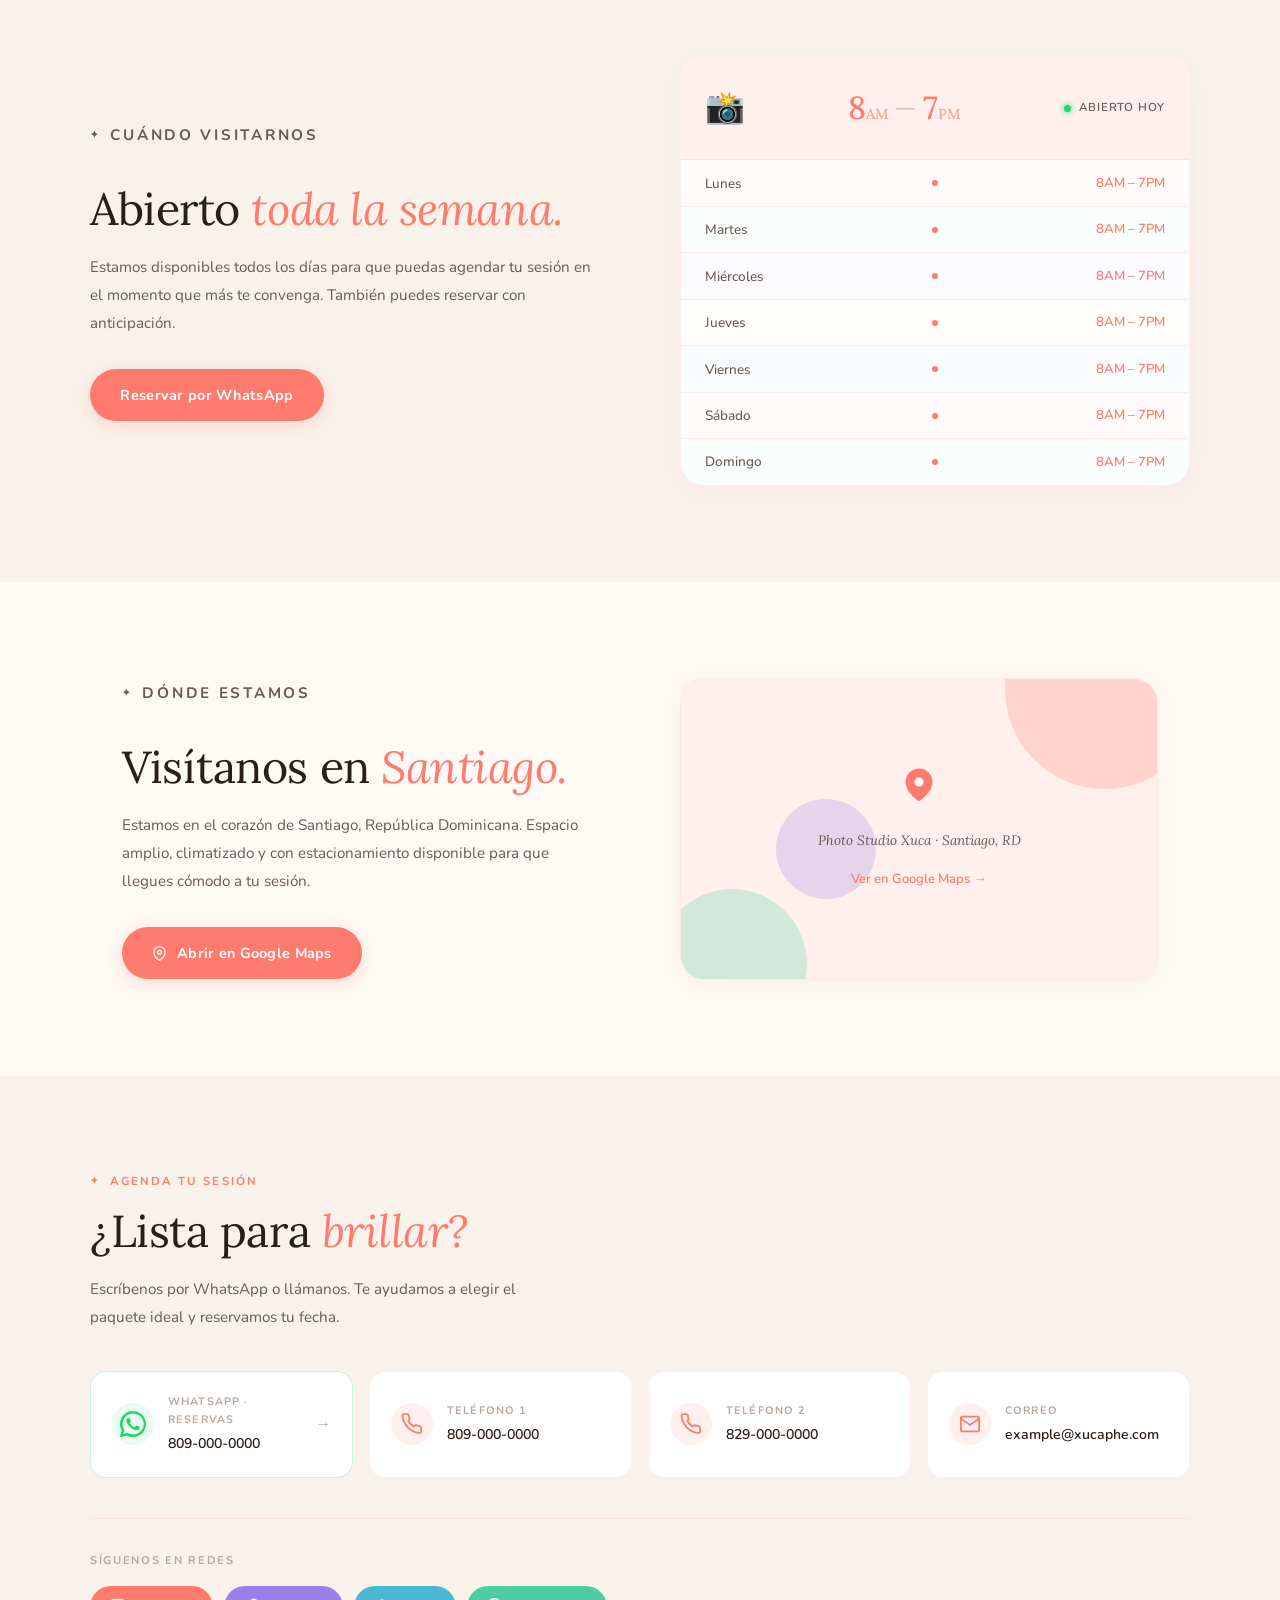
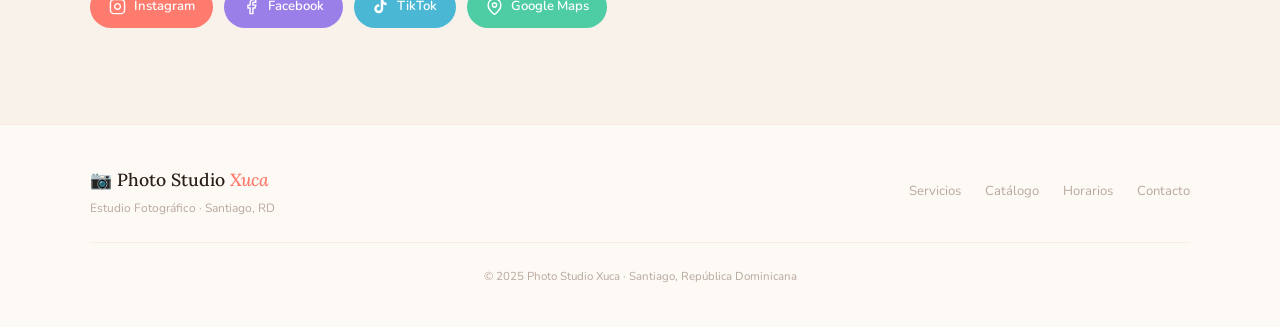
<file: Photo Studio/index.html>
<!DOCTYPE html>
<html lang="es" data-theme="light">
<head>
  <meta charset="UTF-8">
  <meta name="viewport" content="width=device-width, initial-scale=1.0">

  <!-- SEO -->
  <meta name="description" content="Photo Studio Xuca — Estudio fotográfico en Santiago, RD. Sesiones de retrato, familia, quinceañera, corporativo y más. Abierto de 8AM a 7PM.">
  <meta name="keywords" content="foto estudio Santiago, Photo Studio Xuca, fotógrafo Santiago RD, sesión de fotos Santiago, quinceañera fotografía dominicana">
  <meta name="author" content="Photo Studio Xuca">
  <meta property="og:title" content="Photo Studio Xuca — Santiago, RD">
  <meta property="og:description" content="Cada momento merece ser recordado. Santiago, República Dominicana.">
  <meta property="og:type" content="local_business">

  <title>Photo Studio Xuca — Estudio Fotográfico en Santiago</title>

  <link rel="preconnect" href="https://fonts.googleapis.com">
  <link rel="preconnect" href="https://fonts.gstatic.com" crossorigin>
  <link href="https://fonts.googleapis.com/css2?family=Lora:ital,wght@0,400;0,500;1,400;1,600&family=Nunito:wght@300;400;500;600;700&display=swap" rel="stylesheet">
  <link rel="stylesheet" href="styles.css">
</head>
<body>

  <!-- Panel accesibilidad -->
  <div id="a11y-panel" class="a11y-panel" role="dialog" aria-label="Opciones de accesibilidad" aria-hidden="true">
    <div class="a11y-header">
      <span id="a11y-title">Accesibilidad</span>
      <button class="a11y-close" onclick="toggleA11y()" aria-label="Cerrar">✕</button>
    </div>
    <div class="a11y-options">
      <button class="a11y-opt" onclick="toggleHighContrast()" id="btn-contrast">
        <span class="a11y-icon">◑</span><span id="lbl-contrast">Alto contraste</span>
      </button>
      <button class="a11y-opt" onclick="toggleBigText()" id="btn-bigtext">
        <span class="a11y-icon">A+</span><span id="lbl-bigtext">Texto grande</span>
      </button>
      <button class="a11y-opt" onclick="toggleUnderlineLinks()" id="btn-links">
        <span class="a11y-icon">U</span><span id="lbl-links">Subrayar enlaces</span>
      </button>
      <button class="a11y-opt" onclick="toggleReadableFont()" id="btn-font">
        <span class="a11y-icon">Aa</span><span id="lbl-font">Fuente legible</span>
      </button>
    </div>
  </div>

  <!-- Controles flotantes -->
  <div class="floating-controls">
    <button class="float-btn" onclick="toggleA11y()" aria-label="Accesibilidad">
      <svg width="16" height="16" viewBox="0 0 24 24" fill="none" stroke="currentColor" stroke-width="2"><circle cx="12" cy="4" r="2"/><path d="M12 8c-4 0-7 2-7 5h14c0-3-3-5-7-5z"/><path d="M8 13v7M16 13v7M10 16h4"/></svg>
    </button>
    <button class="float-btn" onclick="toggleTheme()" id="themeBtn" aria-label="Cambiar tema">
      <svg id="icon-moon" width="16" height="16" viewBox="0 0 24 24" fill="none" stroke="currentColor" stroke-width="2"><path d="M21 12.79A9 9 0 1 1 11.21 3 7 7 0 0 0 21 12.79z"/></svg>
      <svg id="icon-sun" width="16" height="16" viewBox="0 0 24 24" fill="none" stroke="currentColor" stroke-width="2" style="display:none"><circle cx="12" cy="12" r="5"/><line x1="12" y1="1" x2="12" y2="3"/><line x1="12" y1="21" x2="12" y2="23"/><line x1="4.22" y1="4.22" x2="5.64" y2="5.64"/><line x1="18.36" y1="18.36" x2="19.78" y2="19.78"/><line x1="1" y1="12" x2="3" y2="12"/><line x1="21" y1="12" x2="23" y2="12"/></svg>
    </button>
  </div>

  <!-- NAV -->
  <nav id="navbar">
    <a href="#inicio" class="nav-logo">📷 <span>Photo</span> Studio <em>Xuca</em></a>
    <button class="nav-hamburger" id="hamburger" onclick="toggleMenu()" aria-label="Menú">
      <span></span><span></span><span></span>
    </button>
    <div class="nav-center" id="navMenu">
      <a href="#nosotros"  class="nav-link" data-i18n="nav.about">Nosotros</a>
      <a href="#servicios" class="nav-link" data-i18n="nav.services">Servicios</a>
      <a href="#catalogo"  class="nav-link" data-i18n="nav.catalog">Catálogo</a>
      <a href="#galeria"   class="nav-link" data-i18n="nav.gallery">Galería</a>
      <a href="#horarios"  class="nav-link" data-i18n="nav.hours">Horarios</a>
      <a href="#ubicacion" class="nav-link" data-i18n="nav.location">Ubicación</a>
      <a href="#contacto"  class="nav-link" data-i18n="nav.contact">Contacto</a>
    </div>
    <div class="nav-right">
      <div class="lang-switcher">
        <button class="lang-btn active" data-lang="es" onclick="setLang('es')">ES</button>
        <button class="lang-btn" data-lang="en" onclick="setLang('en')">EN</button>
        <button class="lang-btn" data-lang="fr" onclick="setLang('fr')">FR</button>
      </div>
    </div>
  </nav>

  <main>

    <!-- HERO -->
    <section class="hero" id="inicio">
      <div class="hero-confetti" aria-hidden="true">
        <div class="conf c1"></div>
        <div class="conf c2"></div>
        <div class="conf c3"></div>
        <div class="conf c4"></div>
        <div class="conf c5"></div>
        <div class="conf c6"></div>
      </div>

      <div class="hero-inner">
        <div class="hero-content">
          <div class="hero-tag">
            <span class="tag-cam">✦</span>
            <span data-i18n="hero.tag">Santiago · RD · Est. 2024</span>
          </div>
          <h1 class="hero-title">
            <span data-i18n="hero.l1">Cada momento</span>
            <em data-i18n="hero.l2">merece ser</em>
            <span data-i18n="hero.l3">recordado.</span>
          </h1>
          <p class="hero-sub" data-i18n="hero.sub">Fotografía profesional con alma local. Capturamos tus momentos más especiales con amor, luz y talento en Santiago.</p>
          <div class="hero-actions">
            <a href="#contacto" class="btn-primary" data-i18n="hero.cta1">Reservar sesión</a>
            <a href="#servicios" class="btn-ghost"  data-i18n="hero.cta2">Ver servicios</a>
          </div>
          <div class="hero-chips">
            <span class="chip coral" data-i18n="hc1">Retratos</span>
            <span class="chip mint" data-i18n="hc2">Quinceañeras</span>
            <span class="chip lavender" data-i18n="hc3">Familia</span>
            <span class="chip sun" data-i18n="hc4">Corporativo</span>
            <span class="chip sky" data-i18n="hc5">Eventos</span>
          </div>
        </div>

        <div class="hero-polaroids" aria-hidden="true">
          <div class="polaroid p-back">
            <div class="pol-img"><span>🌸</span></div>
            <p>Sesión especial</p>
          </div>
          <div class="polaroid p-mid">
            <div class="pol-img"><span>👨‍👩‍👧</span></div>
            <p>Familia Rodríguez</p>
          </div>
          <div class="polaroid p-front">
            <div class="pol-img"><span>✨</span></div>
            <p>Quinceañera 2024</p>
          </div>
        </div>
      </div>

      <div class="hero-wave" aria-hidden="true">
        <svg viewBox="0 0 1440 80" preserveAspectRatio="none"><path d="M0,40 C360,80 1080,0 1440,40 L1440,80 L0,80 Z" fill="var(--bg2)"/></svg>
      </div>
    </section>

    <!-- NOSOTROS -->
    <section class="about" id="nosotros">
      <div class="about-inner">
        <div class="about-visual">
          <div class="about-frame">
            <div class="af-img"><span>📸</span></div>
            <div class="af-tag" data-i18n="about.tag2">Capturando momentos</div>
          </div>
          <div class="about-mini-cards">
            <div class="mini-card mc-coral">
              <span class="mc-n">7d</span>
              <span class="mc-l" data-i18n="ab.days">abierto</span>
            </div>
            <div class="mini-card mc-mint">
              <span class="mc-n">100%</span>
              <span class="mc-l" data-i18n="ab.heart">con corazón</span>
            </div>
            <div class="mini-card mc-lav">
              <span class="mc-n">STG</span>
              <span class="mc-l" data-i18n="ab.city">Santiago</span>
            </div>
          </div>
        </div>
        <div class="about-text">
          <p class="section-tag" data-i18n="about.tag">Nuestra historia</p>
          <h2 class="section-title" data-i18n="about.title">Más que fotos,<br><em>guardamos recuerdos.</em></h2>
          <p data-i18n="about.p1">Photo Studio Xuca es un espacio cálido y profesional donde cada sesión está diseñada para que te sientas cómodo, natural y feliz. Creemos que la mejor foto es la que captura quien realmente eres.</p>
          <p data-i18n="about.p2">Con equipos de alta gama, fondos variados y un equipo con ojo artístico, convertimos cualquier momento en una imagen que querrás guardar para siempre.</p>
          <a href="#contacto" class="btn-primary" data-i18n="about.cta">Agendar sesión</a>
        </div>
      </div>
    </section>

    <!-- SERVICIOS -->
    <section class="services-section" id="servicios">
      <div class="services-inner">
        <div class="srv-header">
          <p class="section-tag" data-i18n="srv.tag">Lo que ofrecemos</p>
          <h2 class="section-title" data-i18n="srv.title">Nuestros <em>servicios</em></h2>
          <p class="section-sub" data-i18n="srv.sub">Para cada tipo de sesión, tenemos el ambiente, el equipo y la experiencia perfecta.</p>
        </div>
        <div class="srv-grid">

          <div class="srv-card coral-card">
            <div class="srv-emoji">🎀</div>
            <h3 data-i18n="s1.n">Quinceañeras</h3>
            <p data-i18n="s1.d">Tu día más especial, capturado para siempre. Sesión completa con múltiples cambios de atuendo y escenografías exclusivas.</p>
            <span class="srv-tag coral-tag" data-i18n="s1.t">Desde RD$4,500</span>
          </div>
          <div class="srv-card mint-card featured-srv">
            <div class="srv-pop" data-i18n="srv.pop">⭐ Más solicitado</div>
            <div class="srv-emoji">👨‍👩‍👧‍👦</div>
            <h3 data-i18n="s2.n">Sesión familiar</h3>
            <p data-i18n="s2.d">Retratos naturales y espontáneos para toda la familia. Capturamos la conexión y el amor que los une.</p>
            <span class="srv-tag mint-tag" data-i18n="s2.t">Desde RD$2,500</span>
          </div>
          <div class="srv-card lav-card">
            <div class="srv-emoji">🌹</div>
            <h3 data-i18n="s3.n">Retratos individuales</h3>
            <p data-i18n="s3.d">Headshots, sesiones artísticas o simplemente quieres una foto increíble tuya. Te hacemos lucir espectacular.</p>
            <span class="srv-tag lav-tag" data-i18n="s3.t">Desde RD$1,200</span>
          </div>
          <div class="srv-card sun-card">
            <div class="srv-emoji">💼</div>
            <h3 data-i18n="s4.n">Corporativo & Branding</h3>
            <p data-i18n="s4.d">Fotos de equipo, headshots profesionales e imágenes de marca. Proyecta una imagen seria y moderna.</p>
            <span class="srv-tag sun-tag" data-i18n="s4.t">Desde RD$3,000</span>
          </div>
          <div class="srv-card sky-card">
            <div class="srv-emoji">🎉</div>
            <h3 data-i18n="s5.n">Eventos & Celebraciones</h3>
            <p data-i18n="s5.d">Cumpleaños, graduaciones, bautizos, bodas y todo evento que merezca recordarse. Cobertura completa.</p>
            <span class="srv-tag sky-tag" data-i18n="s5.t">Consultar precio</span>
          </div>
          <div class="srv-card peach-card">
            <div class="srv-emoji">🍼</div>
            <h3 data-i18n="s6.n">Bebés & Maternidad</h3>
            <p data-i18n="s6.d">Sesiones newborn, embarazo y primeros pasos. Los momentos más tiernos de la vida, capturados con delicadeza.</p>
            <span class="srv-tag peach-tag" data-i18n="s6.t">Desde RD$1,800</span>
          </div>

        </div>
      </div>
    </section>

    <!-- CATÁLOGO -->
    <section class="catalog-section" id="catalogo">
      <div class="catalog-inner">
        <div class="cat-header">
          <p class="section-tag" data-i18n="cat.tag">Inspiración</p>
          <h2 class="section-title" data-i18n="cat.title">Nuestro <em>trabajo</em></h2>
          <p class="section-sub" data-i18n="cat.sub">Una muestra de los estilos y sesiones que puedes tener en Photo Studio Xuca.</p>
        </div>
        <div class="cat-tabs">
          <button class="cat-tab active" data-cat="all" onclick="filterCat(this)" data-i18n="cat.all">Todos</button>
          <button class="cat-tab" data-cat="retrato" onclick="filterCat(this)" data-i18n="cat.c1">Retratos</button>
          <button class="cat-tab" data-cat="familia" onclick="filterCat(this)" data-i18n="cat.c2">Familia</button>
          <button class="cat-tab" data-cat="evento" onclick="filterCat(this)" data-i18n="cat.c3">Eventos</button>
          <button class="cat-tab" data-cat="corporativo" onclick="filterCat(this)" data-i18n="cat.c4">Corporativo</button>
        </div>
        <div class="cat-masonry" id="catGrid">

          <div class="cat-item ci-tall" data-cat="retrato">
            <div class="ci-img"><span>🌹</span></div>
            <div class="ci-hover">
              <h3 data-i18n="ci1.n">Retrato artístico</h3>
              <p data-i18n="ci1.d">Sesión individual con iluminación de estudio.</p>
            </div>
          </div>
          <div class="cat-item" data-cat="familia">
            <div class="ci-img"><span>👨‍👩‍👧</span></div>
            <div class="ci-hover">
              <h3 data-i18n="ci2.n">Familia en estudio</h3>
              <p data-i18n="ci2.d">Sesión cálida con fondo neutro.</p>
            </div>
          </div>
          <div class="cat-item" data-cat="evento">
            <div class="ci-img"><span>🎀</span></div>
            <div class="ci-hover">
              <h3 data-i18n="ci3.n">Quinceañera</h3>
              <p data-i18n="ci3.d">Celebración llena de color y emoción.</p>
            </div>
          </div>
          <div class="cat-item ci-wide" data-cat="corporativo">
            <div class="ci-img"><span>💼</span></div>
            <div class="ci-hover">
              <h3 data-i18n="ci4.n">Equipo corporativo</h3>
              <p data-i18n="ci4.d">Headshots profesionales para tu empresa.</p>
            </div>
          </div>
          <div class="cat-item" data-cat="familia">
            <div class="ci-img"><span>🍼</span></div>
            <div class="ci-hover">
              <h3 data-i18n="ci5.n">Newborn</h3>
              <p data-i18n="ci5.d">Los primeros días del bebé, eternizados.</p>
            </div>
          </div>
          <div class="cat-item ci-tall" data-cat="evento">
            <div class="ci-img"><span>🎉</span></div>
            <div class="ci-hover">
              <h3 data-i18n="ci6.n">Graduación</h3>
              <p data-i18n="ci6.d">El logro que tanto merecías, capturado.</p>
            </div>
          </div>
          <div class="cat-item" data-cat="retrato">
            <div class="ci-img"><span>✨</span></div>
            <div class="ci-hover">
              <h3 data-i18n="ci7.n">Sesión glamour</h3>
              <p data-i18n="ci7.d">Luz, composición y elegancia personal.</p>
            </div>
          </div>
          <div class="cat-item" data-cat="familia">
            <div class="ci-img"><span>🤰</span></div>
            <div class="ci-hover">
              <h3 data-i18n="ci8.n">Maternidad</h3>
              <p data-i18n="ci8.d">La belleza del embarazo en su máxima expresión.</p>
            </div>
          </div>

        </div>
      </div>
    </section>

    <!-- GALERÍA -->
    <section class="gallery-section" id="galeria">
      <div class="gallery-inner">
        <p class="section-tag" data-i18n="gal.tag">El estudio</p>
        <h2 class="section-title" data-i18n="gal.title">Nuestro <em>espacio</em></h2>
        <div class="gallery-grid">
          <div class="gal-item gi-tall"><div class="gph coral-gph"><span>📸</span><p data-i18n="g1">El estudio</p></div></div>
          <div class="gal-item"><div class="gph mint-gph"><span>💡</span><p data-i18n="g2">Iluminación</p></div></div>
          <div class="gal-item"><div class="gph lav-gph"><span>🎨</span><p data-i18n="g3">Fondos</p></div></div>
          <div class="gal-item gi-wide"><div class="gph sun-gph"><span>🌸</span><p data-i18n="g4">Decorados especiales</p></div></div>
          <div class="gal-item"><div class="gph sky-gph"><span>🎞️</span><p data-i18n="g5">Postproducción</p></div></div>
        </div>
        <p class="gal-note" data-i18n="gal.note">✦ Próximamente fotos reales del estudio.</p>
      </div>
    </section>

    <!-- HORARIOS -->
    <section class="hours-section" id="horarios">
      <div class="hours-inner">
        <div class="hours-left">
          <p class="section-tag" data-i18n="hrs.tag">Cuándo visitarnos</p>
          <h2 class="section-title" data-i18n="hrs.title">Abierto <em>toda la semana.</em></h2>
          <p data-i18n="hrs.desc">Estamos disponibles todos los días para que puedas agendar tu sesión en el momento que más te convenga. También puedes reservar con anticipación.</p>
          <a href="#contacto" class="btn-primary" data-i18n="hrs.cta">Reservar por WhatsApp</a>
        </div>
        <div class="hours-right">
          <div class="hours-card">
            <div class="hc-top">
              <div class="hc-emoji">📸</div>
              <div class="hc-times">
                <span class="hc-t">8<em>AM</em></span>
                <span class="hc-dash">—</span>
                <span class="hc-t">7<em>PM</em></span>
              </div>
              <div class="hc-badge">
                <span class="live-dot"></span>
                <span data-i18n="hrs.open">Abierto hoy</span>
              </div>
            </div>
            <div class="hours-list">
              <div class="h-row coral-row"><span data-i18n="hrs.mon">Lunes</span><span class="h-dot"></span><span class="h-t">8AM – 7PM</span></div>
              <div class="h-row mint-row"><span data-i18n="hrs.tue">Martes</span><span class="h-dot"></span><span class="h-t">8AM – 7PM</span></div>
              <div class="h-row lav-row"><span data-i18n="hrs.wed">Miércoles</span><span class="h-dot"></span><span class="h-t">8AM – 7PM</span></div>
              <div class="h-row sun-row"><span data-i18n="hrs.thu">Jueves</span><span class="h-dot"></span><span class="h-t">8AM – 7PM</span></div>
              <div class="h-row sky-row"><span data-i18n="hrs.fri">Viernes</span><span class="h-dot"></span><span class="h-t">8AM – 7PM</span></div>
              <div class="h-row coral-row"><span data-i18n="hrs.sat">Sábado</span><span class="h-dot"></span><span class="h-t">8AM – 7PM</span></div>
              <div class="h-row mint-row"><span data-i18n="hrs.sun">Domingo</span><span class="h-dot"></span><span class="h-t">8AM – 7PM</span></div>
            </div>
          </div>
        </div>
      </div>
    </section>

    <!-- UBICACIÓN -->
    <section class="location-section" id="ubicacion">
      <div class="location-inner">
        <div class="location-text">
          <p class="section-tag" data-i18n="loc.tag">Dónde estamos</p>
          <h2 class="section-title" data-i18n="loc.title">Visítanos en <em>Santiago.</em></h2>
          <p data-i18n="loc.desc">Estamos en el corazón de Santiago, República Dominicana. Espacio amplio, climatizado y con estacionamiento disponible para que llegues cómodo a tu sesión.</p>
          <a href="https://maps.google.com/?q=Santiago,+República+Dominicana" target="_blank" rel="noopener" class="btn-primary map-btn">
            <svg width="15" height="15" viewBox="0 0 24 24" fill="none" stroke="currentColor" stroke-width="2"><path d="M21 10c0 7-9 13-9 13s-9-6-9-13a9 9 0 0 1 18 0z"/><circle cx="12" cy="10" r="3"/></svg>
            <span data-i18n="loc.cta">Abrir en Google Maps</span>
          </a>
        </div>
        <div class="location-map">
          <div class="map-mock">
            <div class="map-petal-bg" aria-hidden="true">
              <div class="mpb mp1"></div>
              <div class="mpb mp2"></div>
              <div class="mpb mp3"></div>
            </div>
            <div class="map-center">
              <div class="map-bounce">
                <svg width="36" height="36" viewBox="0 0 24 24" fill="var(--coral)" stroke="none"><path d="M21 10c0 7-9 13-9 13s-9-6-9-13a9 9 0 0 1 18 0z"/><circle cx="12" cy="10" r="3" fill="white"/></svg>
              </div>
            </div>
            <p class="map-name">Photo Studio Xuca · Santiago, RD</p>
            <a href="https://maps.google.com/?q=Santiago,+República+Dominicana" target="_blank" rel="noopener" class="map-link" data-i18n="loc.open">Ver en Google Maps →</a>
          </div>
        </div>
      </div>
    </section>

    <!-- CONTACTO -->
    <section class="contact-section" id="contacto">
      <div class="contact-inner">
        <div class="contact-header">
          <p class="section-tag" data-i18n="con.tag">Agenda tu sesión</p>
          <h2 class="section-title" data-i18n="con.title">¿Lista para <em>brillar?</em></h2>
          <p class="section-sub" data-i18n="con.sub">Escríbenos por WhatsApp o llámanos. Te ayudamos a elegir el paquete ideal y reservamos tu fecha.</p>
        </div>
        <div class="contact-cards">
          <a href="https://wa.me/18090000000" target="_blank" rel="noopener" class="con-card wa-card">
            <div class="con-icon wa-icon">
              <svg width="26" height="26" viewBox="0 0 24 24" fill="currentColor"><path d="M17.472 14.382c-.297-.149-1.758-.867-2.03-.967-.273-.099-.471-.148-.67.15-.197.297-.767.966-.94 1.164-.173.199-.347.223-.644.075-.297-.15-1.255-.463-2.39-1.475-.883-.788-1.48-1.761-1.653-2.059-.173-.297-.018-.458.13-.606.134-.133.298-.347.446-.52.149-.174.198-.298.298-.497.099-.198.05-.371-.025-.52-.075-.149-.669-1.612-.916-2.207-.242-.579-.487-.5-.669-.51-.173-.008-.371-.01-.57-.01-.198 0-.52.074-.792.372-.272.297-1.04 1.016-1.04 2.479 0 1.462 1.065 2.875 1.213 3.074.149.198 2.096 3.2 5.077 4.487.709.306 1.262.489 1.694.625.712.227 1.36.195 1.871.118.571-.085 1.758-.719 2.006-1.413.248-.694.248-1.289.173-1.413-.074-.124-.272-.198-.57-.347z"/><path d="M12 0C5.373 0 0 5.373 0 12c0 2.125.558 4.122 1.532 5.85L.057 23.09a.75.75 0 0 0 .92.92l5.255-1.476A11.952 11.952 0 0 0 12 24c6.627 0 12-5.373 12-12S18.627 0 12 0zm0 21.75a9.75 9.75 0 0 1-4.95-1.35l-.354-.212-3.668 1.03 1.03-3.655-.224-.367A9.75 9.75 0 1 1 12 21.75z"/></svg>
            </div>
            <div class="con-text">
              <span class="con-label" data-i18n="con.wa">WhatsApp · Reservas</span>
              <span class="con-val">809-000-0000</span>
            </div>
            <span class="con-arrow">→</span>
          </a>
          <a href="tel:+18090000000" class="con-card coral-con">
            <div class="con-icon">
              <svg width="22" height="22" viewBox="0 0 24 24" fill="none" stroke="currentColor" stroke-width="2"><path d="M22 16.92v3a2 2 0 0 1-2.18 2 19.79 19.79 0 0 1-8.63-3.07A19.5 19.5 0 0 1 4.69 12 19.79 19.79 0 0 1 1.61 3.41 2 2 0 0 1 3.6 1.21h3a2 2 0 0 1 2 1.72 12.84 12.84 0 0 0 .7 2.81 2 2 0 0 1-.45 2.11L7.91 8.8a16 16 0 0 0 6 6l.96-.96a2 2 0 0 1 2.11-.45 12.84 12.84 0 0 0 2.81.7A2 2 0 0 1 21.73 16z"/></svg>
            </div>
            <div class="con-text">
              <span class="con-label" data-i18n="con.p1">Teléfono 1</span>
              <span class="con-val">809-000-0000</span>
            </div>
          </a>
          <a href="tel:+18290000000" class="con-card mint-con">
            <div class="con-icon">
              <svg width="22" height="22" viewBox="0 0 24 24" fill="none" stroke="currentColor" stroke-width="2"><path d="M22 16.92v3a2 2 0 0 1-2.18 2 19.79 19.79 0 0 1-8.63-3.07A19.5 19.5 0 0 1 4.69 12 19.79 19.79 0 0 1 1.61 3.41 2 2 0 0 1 3.6 1.21h3a2 2 0 0 1 2 1.72 12.84 12.84 0 0 0 .7 2.81 2 2 0 0 1-.45 2.11L7.91 8.8a16 16 0 0 0 6 6l.96-.96a2 2 0 0 1 2.11-.45 12.84 12.84 0 0 0 2.81.7A2 2 0 0 1 21.73 16z"/></svg>
            </div>
            <div class="con-text">
              <span class="con-label" data-i18n="con.p2">Teléfono 2</span>
              <span class="con-val">829-000-0000</span>
            </div>
          </a>
          <a href="mailto:example@xucaphe.com" class="con-card lav-con">
            <div class="con-icon">
              <svg width="22" height="22" viewBox="0 0 24 24" fill="none" stroke="currentColor" stroke-width="2"><path d="M4 4h16c1.1 0 2 .9 2 2v12c0 1.1-.9 2-2 2H4c-1.1 0-2-.9-2-2V6c0-1.1.9-2 2-2z"/><polyline points="22,6 12,13 2,6"/></svg>
            </div>
            <div class="con-text">
              <span class="con-label" data-i18n="con.email">Correo</span>
              <span class="con-val">example@xucaphe.com</span>
            </div>
          </a>
        </div>

        <!-- Redes -->
        <div class="social-wrap">
          <p class="social-label" data-i18n="con.follow">Síguenos en redes</p>
          <div class="social-row">
            <a href="#" class="social-pill sp-coral" target="_blank" rel="noopener">
              <svg width="17" height="17" viewBox="0 0 24 24" fill="none" stroke="currentColor" stroke-width="2"><rect x="2" y="2" width="20" height="20" rx="5"/><path d="M16 11.37A4 4 0 1 1 12.63 8 4 4 0 0 1 16 11.37z"/><line x1="17.5" y1="6.5" x2="17.51" y2="6.5"/></svg>
              Instagram
            </a>
            <a href="#" class="social-pill sp-lav" target="_blank" rel="noopener">
              <svg width="17" height="17" viewBox="0 0 24 24" fill="none" stroke="currentColor" stroke-width="2"><path d="M18 2h-3a5 5 0 0 0-5 5v3H7v4h3v8h4v-8h3l1-4h-4V7a1 1 0 0 1 1-1h3z"/></svg>
              Facebook
            </a>
            <a href="#" class="social-pill sp-sky" target="_blank" rel="noopener">
              <svg width="17" height="17" viewBox="0 0 24 24" fill="currentColor"><path d="M19.59 6.69a4.83 4.83 0 0 1-3.77-4.25V2h-3.45v13.67a2.89 2.89 0 0 1-2.88 2.5 2.89 2.89 0 0 1-2.89-2.89 2.89 2.89 0 0 1 2.89-2.89c.28 0 .54.04.79.1V9.01a6.34 6.34 0 0 0-.79-.05 6.34 6.34 0 0 0-6.34 6.34 6.34 6.34 0 0 0 6.34 6.34 6.34 6.34 0 0 0 6.33-6.34V8.69a8.18 8.18 0 0 0 4.78 1.52V6.75a4.85 4.85 0 0 1-1.01-.06z"/></svg>
              TikTok
            </a>
            <a href="https://maps.google.com/?q=Santiago,+República+Dominicana" class="social-pill sp-mint" target="_blank" rel="noopener">
              <svg width="17" height="17" viewBox="0 0 24 24" fill="none" stroke="currentColor" stroke-width="2"><path d="M21 10c0 7-9 13-9 13s-9-6-9-13a9 9 0 0 1 18 0z"/><circle cx="12" cy="10" r="3"/></svg>
              Google Maps
            </a>
          </div>
        </div>
      </div>
    </section>

  </main>

  <!-- FOOTER -->
  <footer>
    <div class="footer-inner">
      <div class="footer-brand">
        <span class="footer-logo">📷 Photo Studio <em>Xuca</em></span>
        <p data-i18n="footer.desc">Estudio Fotográfico · Santiago, RD</p>
      </div>
      <div class="footer-links">
        <a href="#servicios" data-i18n="nav.services">Servicios</a>
        <a href="#catalogo"  data-i18n="nav.catalog">Catálogo</a>
        <a href="#horarios"  data-i18n="nav.hours">Horarios</a>
        <a href="#contacto"  data-i18n="nav.contact">Contacto</a>
      </div>
      <p class="footer-copy" data-i18n="footer.copy">© 2025 Photo Studio Xuca · Santiago, República Dominicana</p>
    </div>
  </footer>

  <script src="main.js"></script>
</body>
</html>
</file>
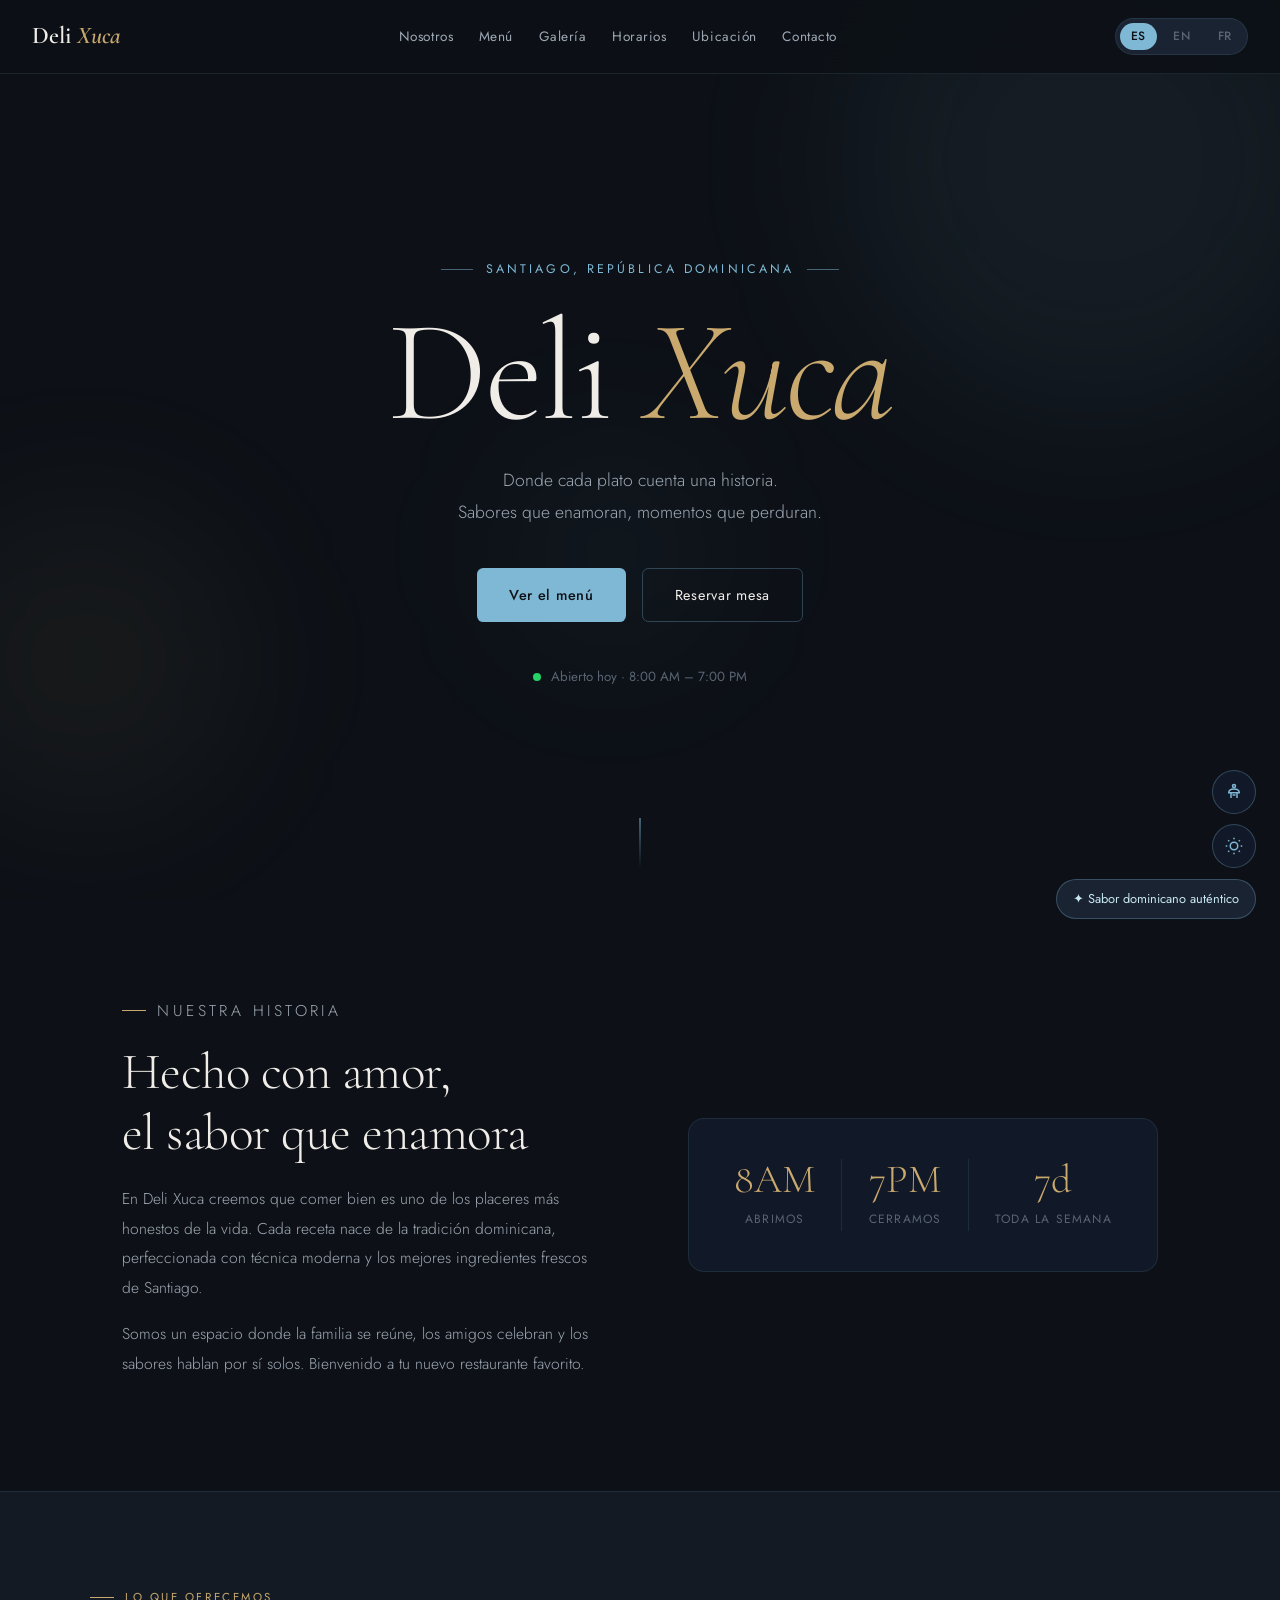
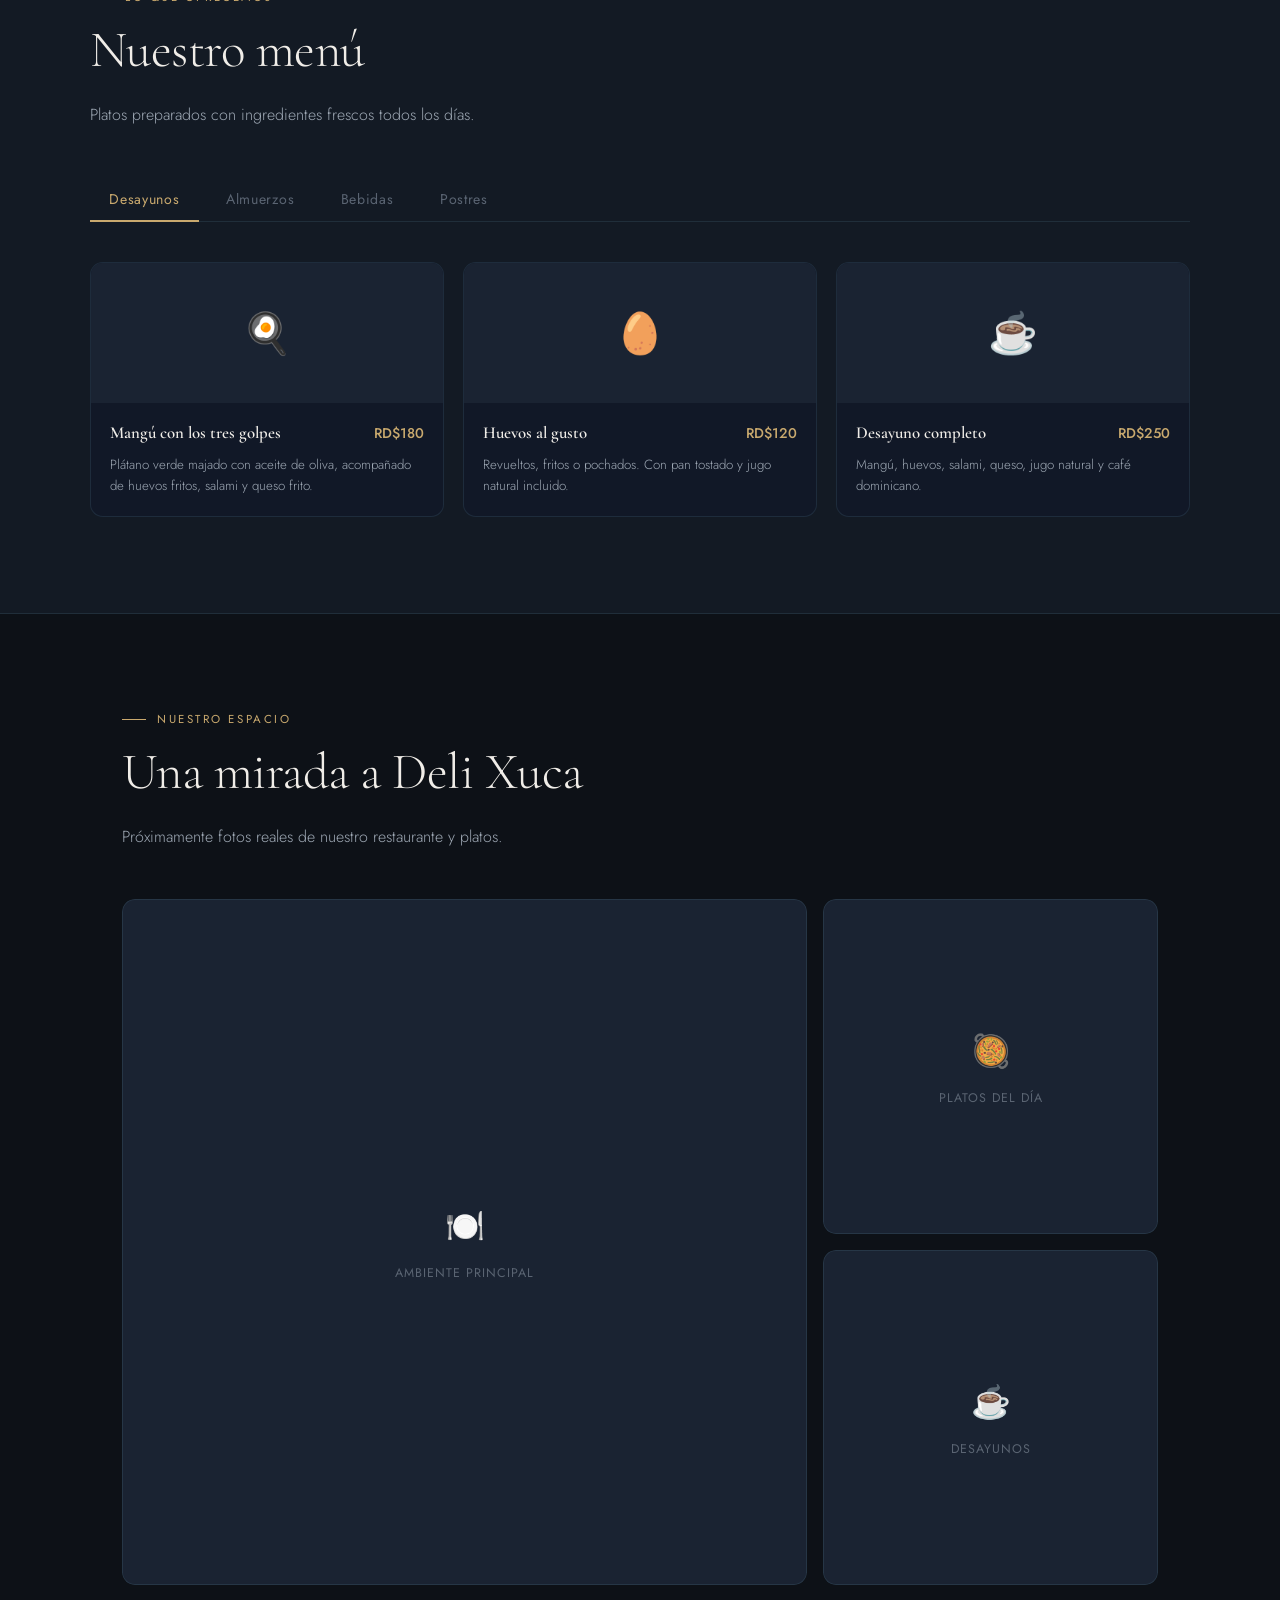
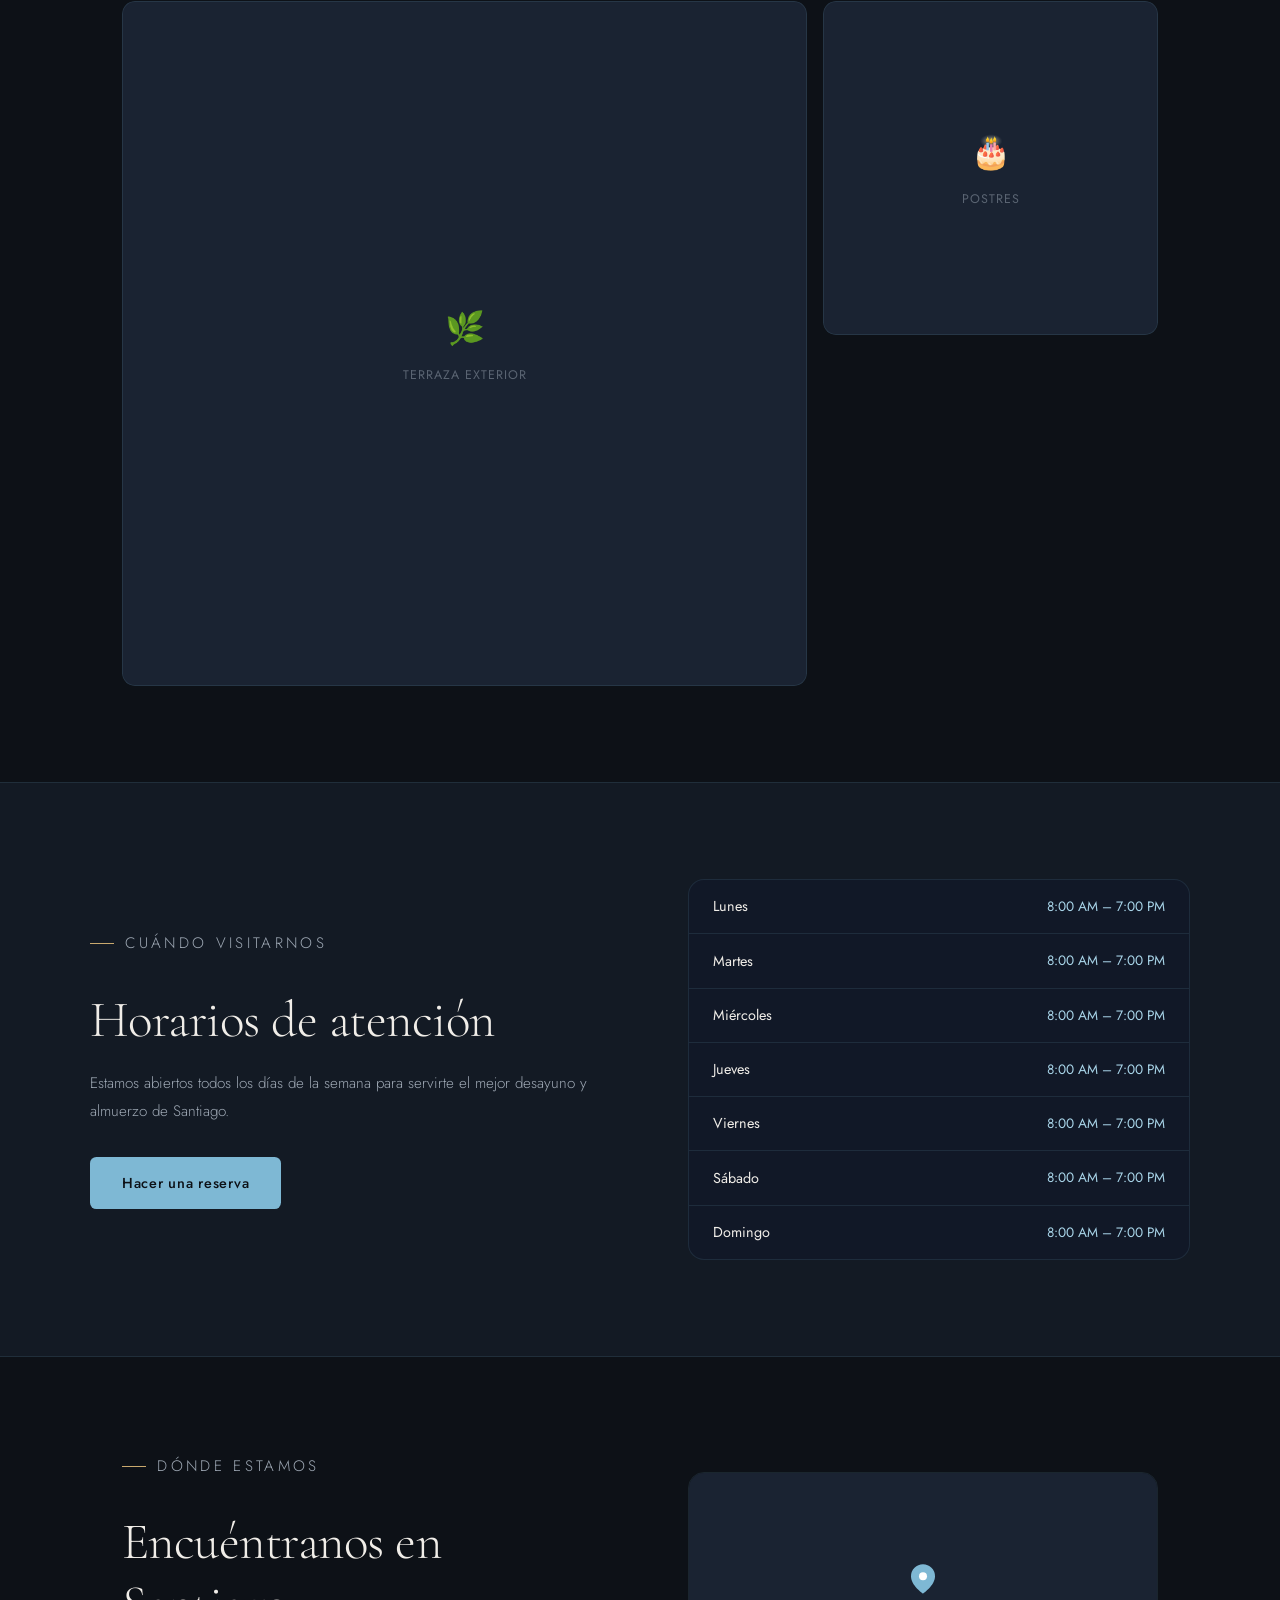
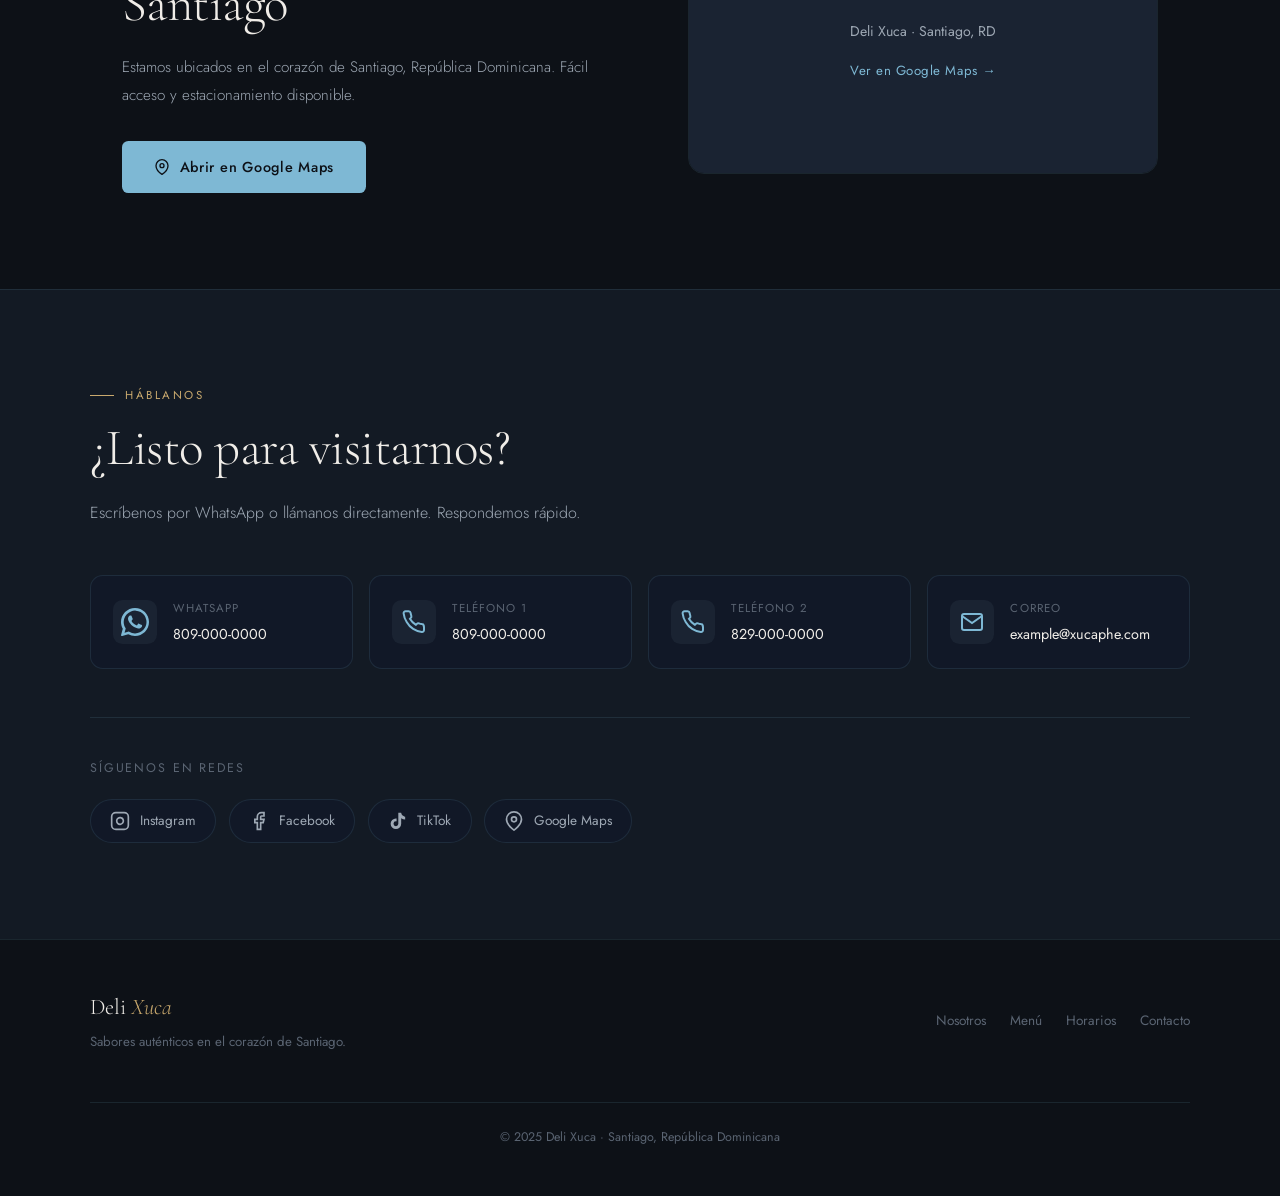
<file: Restaurant/index.html>
<!DOCTYPE html>
<html lang="es" data-theme="dark">
<head>
  <meta charset="UTF-8">
  <meta name="viewport" content="width=device-width, initial-scale=1.0">

  <!-- SEO -->
  <meta name="description" content="Deli Xuca — Restaurante en Santiago, RD. Sabores auténticos en un ambiente moderno y acogedor. Visítanos de 8am a 7pm.">
  <meta name="keywords" content="restaurante Santiago, Deli Xuca, comida Santiago Dominican Republic, restaurante dominicano">
  <meta name="author" content="Deli Xuca">
  <meta property="og:title" content="Deli Xuca — Restaurante en Santiago">
  <meta property="og:description" content="Sabores auténticos en un ambiente moderno. Santiago, República Dominicana.">
  <meta property="og:type" content="restaurant">

  <title>Deli Xuca — Restaurante en Santiago</title>

  <link rel="preconnect" href="https://fonts.googleapis.com">
  <link rel="preconnect" href="https://fonts.gstatic.com" crossorigin>
  <link href="https://fonts.googleapis.com/css2?family=Cormorant+Garamond:ital,wght@0,300;0,400;0,600;1,300;1,400&family=Jost:wght@300;400;500&display=swap" rel="stylesheet">
  <link rel="stylesheet" href="styles.css">
</head>
<body>

  <!-- Accessibility panel -->
  <div id="a11y-panel" class="a11y-panel" role="dialog" aria-label="Opciones de accesibilidad" aria-hidden="true">
    <div class="a11y-header">
      <span id="a11y-title">Accesibilidad</span>
      <button class="a11y-close" onclick="toggleA11y()" aria-label="Cerrar">✕</button>
    </div>
    <div class="a11y-options">
      <button class="a11y-opt" onclick="toggleHighContrast()" id="btn-contrast">
        <span class="a11y-icon">◑</span>
        <span id="lbl-contrast">Alto contraste</span>
      </button>
      <button class="a11y-opt" onclick="toggleBigText()" id="btn-bigtext">
        <span class="a11y-icon">A+</span>
        <span id="lbl-bigtext">Texto grande</span>
      </button>
      <button class="a11y-opt" onclick="toggleUnderlineLinks()" id="btn-links">
        <span class="a11y-icon">U</span>
        <span id="lbl-links">Subrayar enlaces</span>
      </button>
      <button class="a11y-opt" onclick="toggleReadableFont()" id="btn-font">
        <span class="a11y-icon">Aa</span>
        <span id="lbl-font">Fuente legible</span>
      </button>
    </div>
  </div>

  <!-- Floating buttons -->
  <div class="floating-controls">
    <button class="float-btn" onclick="toggleA11y()" aria-label="Accesibilidad" title="Accesibilidad">
      <svg width="18" height="18" viewBox="0 0 24 24" fill="none" stroke="currentColor" stroke-width="2"><circle cx="12" cy="4" r="2"/><path d="M12 8c-4 0-7 2-7 5h14c0-3-3-5-7-5z"/><path d="M8 13v7M16 13v7M10 16h4"/></svg>
    </button>
    <button class="float-btn" onclick="toggleTheme()" id="themeBtn" aria-label="Cambiar tema">
      <svg id="icon-sun" width="18" height="18" viewBox="0 0 24 24" fill="none" stroke="currentColor" stroke-width="2"><circle cx="12" cy="12" r="5"/><line x1="12" y1="1" x2="12" y2="3"/><line x1="12" y1="21" x2="12" y2="23"/><line x1="4.22" y1="4.22" x2="5.64" y2="5.64"/><line x1="18.36" y1="18.36" x2="19.78" y2="19.78"/><line x1="1" y1="12" x2="3" y2="12"/><line x1="21" y1="12" x2="23" y2="12"/><line x1="4.22" y1="19.78" x2="5.64" y2="18.36"/><line x1="18.36" y1="5.64" x2="19.78" y2="4.22"/></svg>
      <svg id="icon-moon" width="18" height="18" viewBox="0 0 24 24" fill="none" stroke="currentColor" stroke-width="2" style="display:none"><path d="M21 12.79A9 9 0 1 1 11.21 3 7 7 0 0 0 21 12.79z"/></svg>
    </button>
  </div>

  <!-- NAV -->
  <nav id="navbar">
    <a href="#inicio" class="nav-logo">Deli <span>Xuca</span></a>
    <button class="nav-hamburger" id="hamburger" onclick="toggleMenu()" aria-label="Menú">
      <span></span><span></span><span></span>
    </button>
    <div class="nav-center" id="navMenu">
      <a href="#nosotros"   class="nav-link" data-i18n="nav.about">Nosotros</a>
      <a href="#menu"       class="nav-link" data-i18n="nav.menu">Menú</a>
      <a href="#galeria"    class="nav-link" data-i18n="nav.gallery">Galería</a>
      <a href="#horarios"   class="nav-link" data-i18n="nav.hours">Horarios</a>
      <a href="#ubicacion"  class="nav-link" data-i18n="nav.location">Ubicación</a>
      <a href="#contacto"   class="nav-link" data-i18n="nav.contact">Contacto</a>
    </div>
    <div class="nav-right">
      <div class="lang-switcher">
        <button class="lang-btn active" data-lang="es" onclick="setLang('es')">ES</button>
        <button class="lang-btn" data-lang="en" onclick="setLang('en')">EN</button>
        <button class="lang-btn" data-lang="fr" onclick="setLang('fr')">FR</button>
      </div>
    </div>
  </nav>

  <main>

    <!-- HERO -->
    <section class="hero" id="inicio">
      <div class="hero-bg-shapes" aria-hidden="true">
        <div class="shape shape-1"></div>
        <div class="shape shape-2"></div>
        <div class="shape shape-3"></div>
      </div>
      <div class="hero-content">
        <p class="hero-tag" data-i18n="hero.tag">Santiago, República Dominicana</p>
        <h1 class="hero-title">Deli <em>Xuca</em></h1>
        <p class="hero-subtitle" data-i18n="hero.subtitle">Donde cada plato cuenta una historia.<br>Sabores que enamoran, momentos que perduran.</p>
        <div class="hero-actions">
          <a href="#menu" class="btn-primary" data-i18n="hero.cta1">Ver el menú</a>
          <a href="#contacto" class="btn-outline" data-i18n="hero.cta2">Reservar mesa</a>
        </div>
        <div class="hero-hours">
          <span class="hours-dot"></span>
          <span data-i18n="hero.hours">Abierto hoy · 8:00 AM – 7:00 PM</span>
        </div>
      </div>
      <div class="hero-scroll" aria-hidden="true">
        <div class="scroll-line"></div>
      </div>
    </section>

    <!-- NOSOTROS -->
    <section class="about" id="nosotros">
      <div class="about-inner">
        <div class="about-text">
          <p class="section-tag" data-i18n="about.tag">Nuestra historia</p>
          <h2 class="section-title" data-i18n="about.title">Hecho con amor,<br><em>servido con pasión</em></h2>
          <p data-i18n="about.p1">En Deli Xuca creemos que comer bien es uno de los placeres más honestos de la vida. Cada receta nace de la tradición dominicana, perfeccionada con técnica moderna y los mejores ingredientes frescos de Santiago.</p>
          <p data-i18n="about.p2">Somos un espacio donde la familia se reúne, los amigos celebran y los sabores hablan por sí solos. Bienvenido a tu nuevo restaurante favorito.</p>
        </div>
        <div class="about-visual">
          <div class="about-card">
            <div class="about-stat"><span class="stat-n">8AM</span><span class="stat-l" data-i18n="about.open">Abrimos</span></div>
            <div class="about-divider"></div>
            <div class="about-stat"><span class="stat-n">7PM</span><span class="stat-l" data-i18n="about.close">Cerramos</span></div>
            <div class="about-divider"></div>
            <div class="about-stat"><span class="stat-n">7d</span><span class="stat-l" data-i18n="about.days">Toda la semana</span></div>
          </div>
          <div class="about-badge" data-i18n="about.badge">✦ Sabor dominicano auténtico</div>
        </div>
      </div>
    </section>

    <!-- MENÚ -->
    <section class="menu-section" id="menu">
      <div class="menu-inner">
        <div class="menu-header">
          <p class="section-tag" data-i18n="menu.tag">Lo que ofrecemos</p>
          <h2 class="section-title" data-i18n="menu.title">Nuestro <em>menú</em></h2>
          <p class="section-sub" data-i18n="menu.sub">Platos preparados con ingredientes frescos todos los días.</p>
        </div>

        <div class="menu-tabs" role="tablist">
          <button class="menu-tab active" data-cat="desayunos" onclick="filterMenu(this)" data-i18n="menu.cat1">Desayunos</button>
          <button class="menu-tab" data-cat="almuerzos" onclick="filterMenu(this)" data-i18n="menu.cat2">Almuerzos</button>
          <button class="menu-tab" data-cat="bebidas" onclick="filterMenu(this)" data-i18n="menu.cat3">Bebidas</button>
          <button class="menu-tab" data-cat="postres" onclick="filterMenu(this)" data-i18n="menu.cat4">Postres</button>
        </div>

        <div class="menu-grid" id="menuGrid">

          <!-- Desayunos -->
          <div class="menu-card" data-cat="desayunos">
            <div class="menu-img-placeholder"><span>🍳</span></div>
            <div class="menu-info">
              <div class="menu-top">
                <h3 data-i18n="dish.1.name">Mangú con los tres golpes</h3>
                <span class="menu-price">RD$180</span>
              </div>
              <p data-i18n="dish.1.desc">Plátano verde majado con aceite de oliva, acompañado de huevos fritos, salami y queso frito.</p>
            </div>
          </div>
          <div class="menu-card" data-cat="desayunos">
            <div class="menu-img-placeholder"><span>🥚</span></div>
            <div class="menu-info">
              <div class="menu-top">
                <h3 data-i18n="dish.2.name">Huevos al gusto</h3>
                <span class="menu-price">RD$120</span>
              </div>
              <p data-i18n="dish.2.desc">Revueltos, fritos o pochados. Con pan tostado y jugo natural incluido.</p>
            </div>
          </div>
          <div class="menu-card" data-cat="desayunos">
            <div class="menu-img-placeholder"><span>☕</span></div>
            <div class="menu-info">
              <div class="menu-top">
                <h3 data-i18n="dish.3.name">Desayuno completo</h3>
                <span class="menu-price">RD$250</span>
              </div>
              <p data-i18n="dish.3.desc">Mangú, huevos, salami, queso, jugo natural y café dominicano.</p>
            </div>
          </div>

          <!-- Almuerzos -->
          <div class="menu-card" data-cat="almuerzos" style="display:none">
            <div class="menu-img-placeholder"><span>🍗</span></div>
            <div class="menu-info">
              <div class="menu-top">
                <h3 data-i18n="dish.4.name">Pollo guisado</h3>
                <span class="menu-price">RD$320</span>
              </div>
              <p data-i18n="dish.4.desc">Pollo criollo con arroz blanco, habichuelas rojas y ensalada fresca.</p>
            </div>
          </div>
          <div class="menu-card" data-cat="almuerzos" style="display:none">
            <div class="menu-img-placeholder"><span>🥩</span></div>
            <div class="menu-info">
              <div class="menu-top">
                <h3 data-i18n="dish.5.name">Res al horno</h3>
                <span class="menu-price">RD$380</span>
              </div>
              <p data-i18n="dish.5.desc">Carne de res marinada al horno con papas y vegetales de temporada.</p>
            </div>
          </div>
          <div class="menu-card" data-cat="almuerzos" style="display:none">
            <div class="menu-img-placeholder"><span>🐟</span></div>
            <div class="menu-info">
              <div class="menu-top">
                <h3 data-i18n="dish.6.name">Pescado al coco</h3>
                <span class="menu-price">RD$420</span>
              </div>
              <p data-i18n="dish.6.desc">Filete de pescado fresco en salsa de coco, con arroz y tostones.</p>
            </div>
          </div>

          <!-- Bebidas -->
          <div class="menu-card" data-cat="bebidas" style="display:none">
            <div class="menu-img-placeholder"><span>🥤</span></div>
            <div class="menu-info">
              <div class="menu-top">
                <h3 data-i18n="dish.7.name">Jugo natural</h3>
                <span class="menu-price">RD$80</span>
              </div>
              <p data-i18n="dish.7.desc">Chinola, naranja, tamarindo o lechosa. Frescos y sin azúcar añadida.</p>
            </div>
          </div>
          <div class="menu-card" data-cat="bebidas" style="display:none">
            <div class="menu-img-placeholder"><span>☕</span></div>
            <div class="menu-info">
              <div class="menu-top">
                <h3 data-i18n="dish.8.name">Café dominicano</h3>
                <span class="menu-price">RD$60</span>
              </div>
              <p data-i18n="dish.8.desc">Café molido artesanal, servido negro o con leche. Intenso y aromático.</p>
            </div>
          </div>
          <div class="menu-card" data-cat="bebidas" style="display:none">
            <div class="menu-img-placeholder"><span>🧃</span></div>
            <div class="menu-info">
              <div class="menu-top">
                <h3 data-i18n="dish.9.name">Batida de frutas</h3>
                <span class="menu-price">RD$120</span>
              </div>
              <p data-i18n="dish.9.desc">Batidas espesas de frutas tropicales con leche o agua de coco.</p>
            </div>
          </div>

          <!-- Postres -->
          <div class="menu-card" data-cat="postres" style="display:none">
            <div class="menu-img-placeholder"><span>🍮</span></div>
            <div class="menu-info">
              <div class="menu-top">
                <h3 data-i18n="dish.10.name">Pudín de pan</h3>
                <span class="menu-price">RD$90</span>
              </div>
              <p data-i18n="dish.10.desc">Receta casera de la abuela. Esponjoso, dulce y con toque de canela.</p>
            </div>
          </div>
          <div class="menu-card" data-cat="postres" style="display:none">
            <div class="menu-img-placeholder"><span>🍰</span></div>
            <div class="menu-info">
              <div class="menu-top">
                <h3 data-i18n="dish.11.name">Tres leches</h3>
                <span class="menu-price">RD$110</span>
              </div>
              <p data-i18n="dish.11.desc">Bizcocho húmedo bañado en tres tipos de leche. Clásico irresistible.</p>
            </div>
          </div>
          <div class="menu-card" data-cat="postres" style="display:none">
            <div class="menu-img-placeholder"><span>🍫</span></div>
            <div class="menu-info">
              <div class="menu-top">
                <h3 data-i18n="dish.12.name">Flan de coco</h3>
                <span class="menu-price">RD$100</span>
              </div>
              <p data-i18n="dish.12.desc">Flan cremoso con leche de coco y caramelo artesanal.</p>
            </div>
          </div>

        </div>
      </div>
    </section>

    <!-- GALERÍA -->
    <section class="gallery-section" id="galeria">
      <div class="gallery-inner">
        <p class="section-tag" data-i18n="gallery.tag">Nuestro espacio</p>
        <h2 class="section-title" data-i18n="gallery.title">Una mirada a <em>Deli Xuca</em></h2>
        <p class="section-sub" data-i18n="gallery.sub">Próximamente fotos reales de nuestro restaurante y platos.</p>
        <div class="gallery-grid">
          <div class="gallery-item gi-large"><div class="gallery-placeholder"><span>🍽️</span><p data-i18n="gallery.ph1">Ambiente principal</p></div></div>
          <div class="gallery-item"><div class="gallery-placeholder"><span>🥘</span><p data-i18n="gallery.ph2">Platos del día</p></div></div>
          <div class="gallery-item"><div class="gallery-placeholder"><span>☕</span><p data-i18n="gallery.ph3">Desayunos</p></div></div>
          <div class="gallery-item gi-wide"><div class="gallery-placeholder"><span>🌿</span><p data-i18n="gallery.ph4">Terraza exterior</p></div></div>
          <div class="gallery-item"><div class="gallery-placeholder"><span>🎂</span><p data-i18n="gallery.ph5">Postres</p></div></div>
        </div>
      </div>
    </section>

    <!-- HORARIOS -->
    <section class="hours-section" id="horarios">
      <div class="hours-inner">
        <div class="hours-text">
          <p class="section-tag" data-i18n="hours.tag">Cuándo visitarnos</p>
          <h2 class="section-title" data-i18n="hours.title">Horarios de <em>atención</em></h2>
          <p data-i18n="hours.desc">Estamos abiertos todos los días de la semana para servirte el mejor desayuno y almuerzo de Santiago.</p>
          <a href="#contacto" class="btn-primary" data-i18n="hours.cta">Hacer una reserva</a>
        </div>
        <div class="hours-card">
          <div class="hours-row">
            <span data-i18n="hours.mon">Lunes</span>
            <span class="hours-time">8:00 AM – 7:00 PM</span>
          </div>
          <div class="hours-row">
            <span data-i18n="hours.tue">Martes</span>
            <span class="hours-time">8:00 AM – 7:00 PM</span>
          </div>
          <div class="hours-row">
            <span data-i18n="hours.wed">Miércoles</span>
            <span class="hours-time">8:00 AM – 7:00 PM</span>
          </div>
          <div class="hours-row">
            <span data-i18n="hours.thu">Jueves</span>
            <span class="hours-time">8:00 AM – 7:00 PM</span>
          </div>
          <div class="hours-row">
            <span data-i18n="hours.fri">Viernes</span>
            <span class="hours-time">8:00 AM – 7:00 PM</span>
          </div>
          <div class="hours-row">
            <span data-i18n="hours.sat">Sábado</span>
            <span class="hours-time">8:00 AM – 7:00 PM</span>
          </div>
          <div class="hours-row">
            <span data-i18n="hours.sun">Domingo</span>
            <span class="hours-time">8:00 AM – 7:00 PM</span>
          </div>
        </div>
      </div>
    </section>

    <!-- UBICACIÓN -->
    <section class="location-section" id="ubicacion">
      <div class="location-inner">
        <div class="location-info">
          <p class="section-tag" data-i18n="loc.tag">Dónde estamos</p>
          <h2 class="section-title" data-i18n="loc.title">Encuéntranos en <em>Santiago</em></h2>
          <p data-i18n="loc.desc">Estamos ubicados en el corazón de Santiago, República Dominicana. Fácil acceso y estacionamiento disponible.</p>
          <a href="https://maps.google.com/?q=Santiago,+República+Dominicana" target="_blank" rel="noopener" class="btn-primary map-btn">
            <svg width="16" height="16" viewBox="0 0 24 24" fill="none" stroke="currentColor" stroke-width="2"><path d="M21 10c0 7-9 13-9 13s-9-6-9-13a9 9 0 0 1 18 0z"/><circle cx="12" cy="10" r="3"/></svg>
            <span data-i18n="loc.cta">Abrir en Google Maps</span>
          </a>
        </div>
        <div class="location-map-placeholder">
          <div class="map-mock">
            <div class="map-pin" aria-label="Ubicación Deli Xuca">
              <svg width="32" height="32" viewBox="0 0 24 24" fill="var(--accent)" stroke="none"><path d="M21 10c0 7-9 13-9 13s-9-6-9-13a9 9 0 0 1 18 0z"/><circle cx="12" cy="10" r="3" fill="white"/></svg>
            </div>
            <p class="map-label">Deli Xuca · Santiago, RD</p>
            <a href="https://maps.google.com/?q=Santiago,+República+Dominicana" target="_blank" rel="noopener" class="map-link" data-i18n="loc.open">Ver en Google Maps →</a>
          </div>
        </div>
      </div>
    </section>

    <!-- CONTACTO -->
    <section class="contact-section" id="contacto">
      <div class="contact-inner">
        <div class="contact-header">
          <p class="section-tag" data-i18n="contact.tag">Háblanos</p>
          <h2 class="section-title" data-i18n="contact.title">¿Listo para <em>visitarnos?</em></h2>
          <p class="section-sub" data-i18n="contact.sub">Escríbenos por WhatsApp o llámanos directamente. Respondemos rápido.</p>
        </div>
        <div class="contact-cards">
          <a href="https://wa.me/18090000000" target="_blank" rel="noopener" class="contact-card contact-wa">
            <div class="contact-card-icon">
              <svg width="28" height="28" viewBox="0 0 24 24" fill="currentColor"><path d="M17.472 14.382c-.297-.149-1.758-.867-2.03-.967-.273-.099-.471-.148-.67.15-.197.297-.767.966-.94 1.164-.173.199-.347.223-.644.075-.297-.15-1.255-.463-2.39-1.475-.883-.788-1.48-1.761-1.653-2.059-.173-.297-.018-.458.13-.606.134-.133.298-.347.446-.52.149-.174.198-.298.298-.497.099-.198.05-.371-.025-.52-.075-.149-.669-1.612-.916-2.207-.242-.579-.487-.5-.669-.51-.173-.008-.371-.01-.57-.01-.198 0-.52.074-.792.372-.272.297-1.04 1.016-1.04 2.479 0 1.462 1.065 2.875 1.213 3.074.149.198 2.096 3.2 5.077 4.487.709.306 1.262.489 1.694.625.712.227 1.36.195 1.871.118.571-.085 1.758-.719 2.006-1.413.248-.694.248-1.289.173-1.413-.074-.124-.272-.198-.57-.347z"/><path d="M12 0C5.373 0 0 5.373 0 12c0 2.125.558 4.122 1.532 5.85L.057 23.09a.75.75 0 0 0 .92.92l5.255-1.476A11.952 11.952 0 0 0 12 24c6.627 0 12-5.373 12-12S18.627 0 12 0zm0 21.75a9.75 9.75 0 0 1-4.95-1.35l-.354-.212-3.668 1.03 1.03-3.655-.224-.367A9.75 9.75 0 1 1 12 21.75z"/></svg>
            </div>
            <div class="contact-card-text">
              <span class="contact-card-label" data-i18n="contact.wa">WhatsApp</span>
              <span class="contact-card-val">809-000-0000</span>
            </div>
          </a>
          <a href="tel:+18090000000" class="contact-card">
            <div class="contact-card-icon">
              <svg width="24" height="24" viewBox="0 0 24 24" fill="none" stroke="currentColor" stroke-width="2"><path d="M22 16.92v3a2 2 0 0 1-2.18 2 19.79 19.79 0 0 1-8.63-3.07A19.5 19.5 0 0 1 4.69 12 19.79 19.79 0 0 1 1.61 3.41 2 2 0 0 1 3.6 1.21h3a2 2 0 0 1 2 1.72 12.84 12.84 0 0 0 .7 2.81 2 2 0 0 1-.45 2.11L7.91 8.8a16 16 0 0 0 6 6l.96-.96a2 2 0 0 1 2.11-.45 12.84 12.84 0 0 0 2.81.7A2 2 0 0 1 21.73 16z"/></svg>
            </div>
            <div class="contact-card-text">
              <span class="contact-card-label" data-i18n="contact.phone1">Teléfono 1</span>
              <span class="contact-card-val">809-000-0000</span>
            </div>
          </a>
          <a href="tel:+18290000000" class="contact-card">
            <div class="contact-card-icon">
              <svg width="24" height="24" viewBox="0 0 24 24" fill="none" stroke="currentColor" stroke-width="2"><path d="M22 16.92v3a2 2 0 0 1-2.18 2 19.79 19.79 0 0 1-8.63-3.07A19.5 19.5 0 0 1 4.69 12 19.79 19.79 0 0 1 1.61 3.41 2 2 0 0 1 3.6 1.21h3a2 2 0 0 1 2 1.72 12.84 12.84 0 0 0 .7 2.81 2 2 0 0 1-.45 2.11L7.91 8.8a16 16 0 0 0 6 6l.96-.96a2 2 0 0 1 2.11-.45 12.84 12.84 0 0 0 2.81.7A2 2 0 0 1 21.73 16z"/></svg>
            </div>
            <div class="contact-card-text">
              <span class="contact-card-label" data-i18n="contact.phone2">Teléfono 2</span>
              <span class="contact-card-val">829-000-0000</span>
            </div>
          </a>
          <a href="mailto:example@xucaphe.com" class="contact-card">
            <div class="contact-card-icon">
              <svg width="24" height="24" viewBox="0 0 24 24" fill="none" stroke="currentColor" stroke-width="2"><path d="M4 4h16c1.1 0 2 .9 2 2v12c0 1.1-.9 2-2 2H4c-1.1 0-2-.9-2-2V6c0-1.1.9-2 2-2z"/><polyline points="22,6 12,13 2,6"/></svg>
            </div>
            <div class="contact-card-text">
              <span class="contact-card-label" data-i18n="contact.email">Correo</span>
              <span class="contact-card-val">example@xucaphe.com</span>
            </div>
          </a>
        </div>

        <!-- Redes sociales -->
        <div class="social-section">
          <p class="social-label" data-i18n="contact.follow">Síguenos en redes</p>
          <div class="social-links">
            <a href="#" class="social-btn" aria-label="Instagram" target="_blank" rel="noopener">
              <svg width="20" height="20" viewBox="0 0 24 24" fill="none" stroke="currentColor" stroke-width="2"><rect x="2" y="2" width="20" height="20" rx="5" ry="5"/><path d="M16 11.37A4 4 0 1 1 12.63 8 4 4 0 0 1 16 11.37z"/><line x1="17.5" y1="6.5" x2="17.51" y2="6.5"/></svg>
              Instagram
            </a>
            <a href="#" class="social-btn" aria-label="Facebook" target="_blank" rel="noopener">
              <svg width="20" height="20" viewBox="0 0 24 24" fill="none" stroke="currentColor" stroke-width="2"><path d="M18 2h-3a5 5 0 0 0-5 5v3H7v4h3v8h4v-8h3l1-4h-4V7a1 1 0 0 1 1-1h3z"/></svg>
              Facebook
            </a>
            <a href="#" class="social-btn" aria-label="TikTok" target="_blank" rel="noopener">
              <svg width="20" height="20" viewBox="0 0 24 24" fill="currentColor"><path d="M19.59 6.69a4.83 4.83 0 0 1-3.77-4.25V2h-3.45v13.67a2.89 2.89 0 0 1-2.88 2.5 2.89 2.89 0 0 1-2.89-2.89 2.89 2.89 0 0 1 2.89-2.89c.28 0 .54.04.79.1V9.01a6.34 6.34 0 0 0-.79-.05 6.34 6.34 0 0 0-6.34 6.34 6.34 6.34 0 0 0 6.34 6.34 6.34 6.34 0 0 0 6.33-6.34V8.69a8.18 8.18 0 0 0 4.78 1.52V6.75a4.85 4.85 0 0 1-1.01-.06z"/></svg>
              TikTok
            </a>
            <a href="#" class="social-btn" aria-label="Google Maps" target="_blank" rel="noopener" href="https://maps.google.com/?q=Santiago,+República+Dominicana">
              <svg width="20" height="20" viewBox="0 0 24 24" fill="none" stroke="currentColor" stroke-width="2"><path d="M21 10c0 7-9 13-9 13s-9-6-9-13a9 9 0 0 1 18 0z"/><circle cx="12" cy="10" r="3"/></svg>
              Google Maps
            </a>
          </div>
        </div>
      </div>
    </section>

  </main>

  <!-- FOOTER -->
  <footer>
    <div class="footer-inner">
      <div class="footer-brand">
        <span class="footer-logo">Deli <em>Xuca</em></span>
        <p data-i18n="footer.desc">Sabores auténticos en el corazón de Santiago.</p>
      </div>
      <div class="footer-links">
        <a href="#nosotros" data-i18n="nav.about">Nosotros</a>
        <a href="#menu" data-i18n="nav.menu">Menú</a>
        <a href="#horarios" data-i18n="nav.hours">Horarios</a>
        <a href="#contacto" data-i18n="nav.contact">Contacto</a>
      </div>
      <p class="footer-copy" data-i18n="footer.copy">© 2025 Deli Xuca · Santiago, República Dominicana</p>
    </div>
  </footer>

  <script src="main.js"></script>
</body>
</html>
</file>
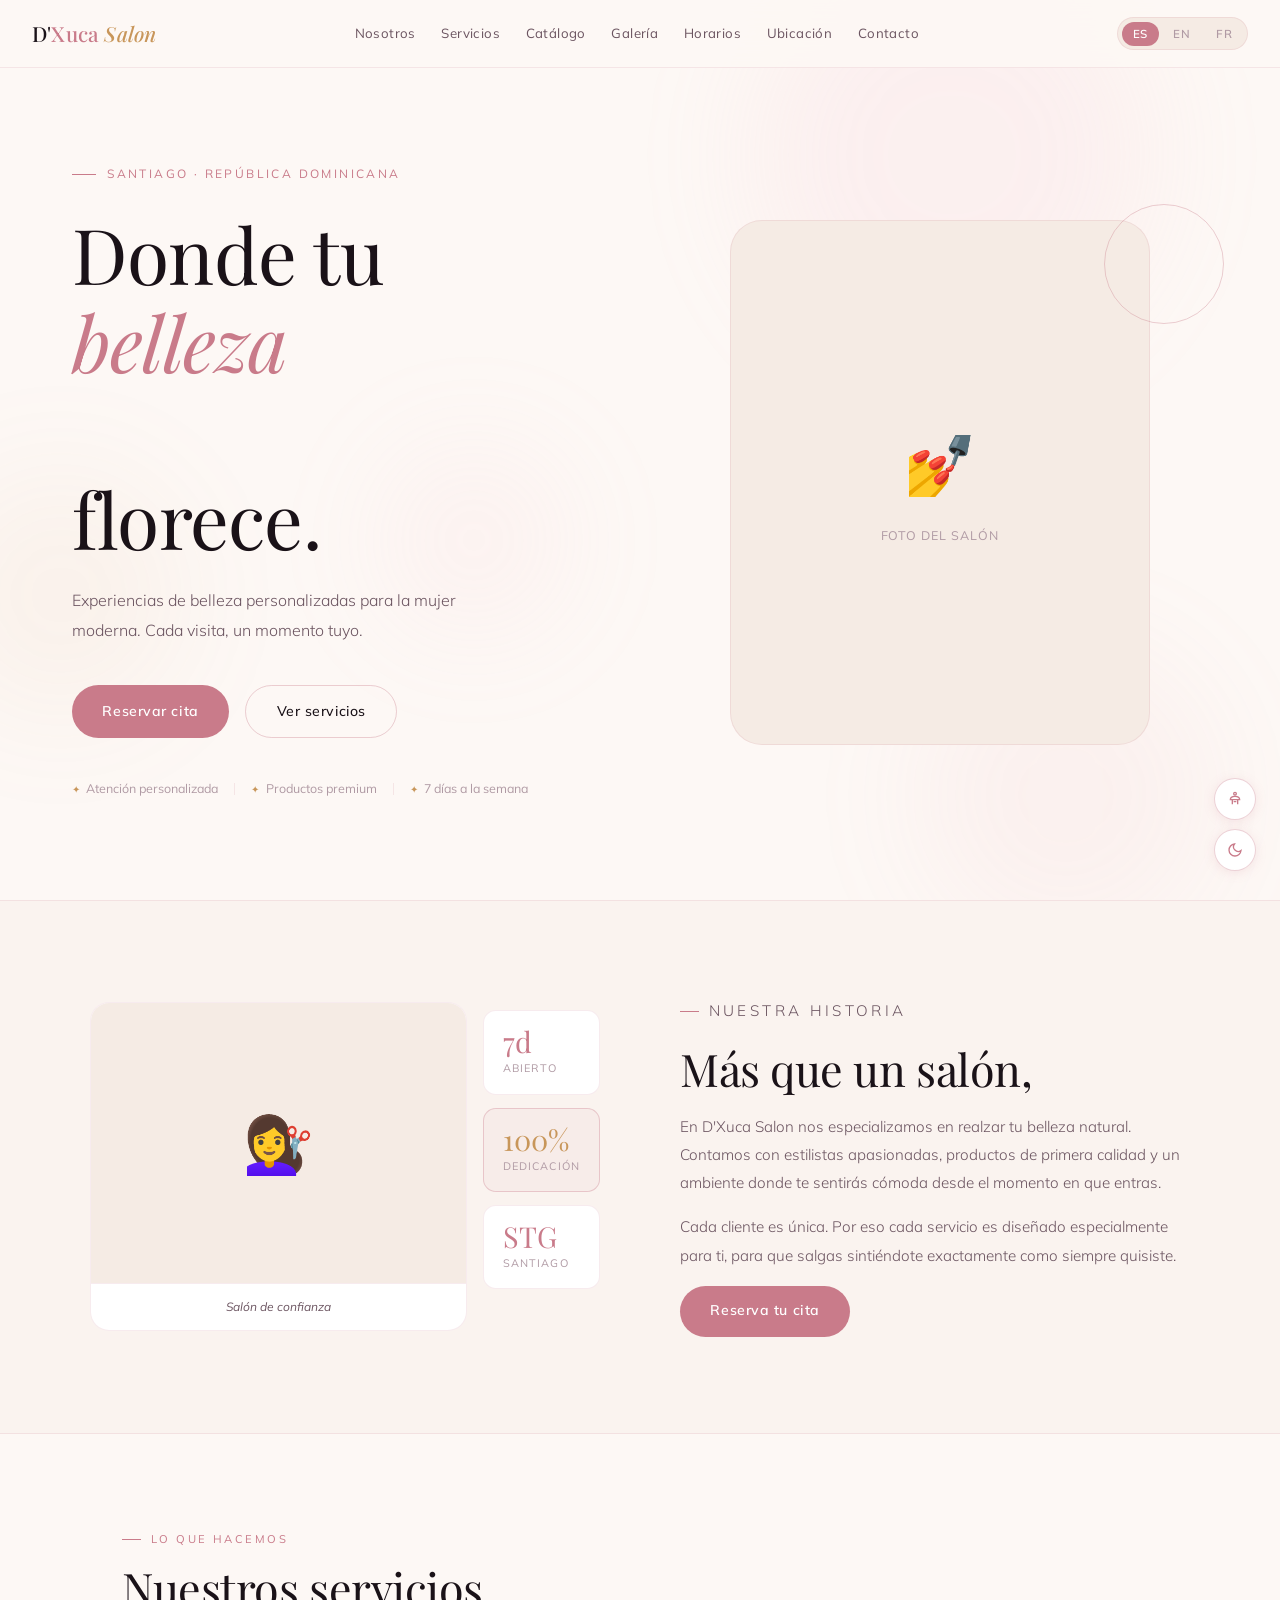
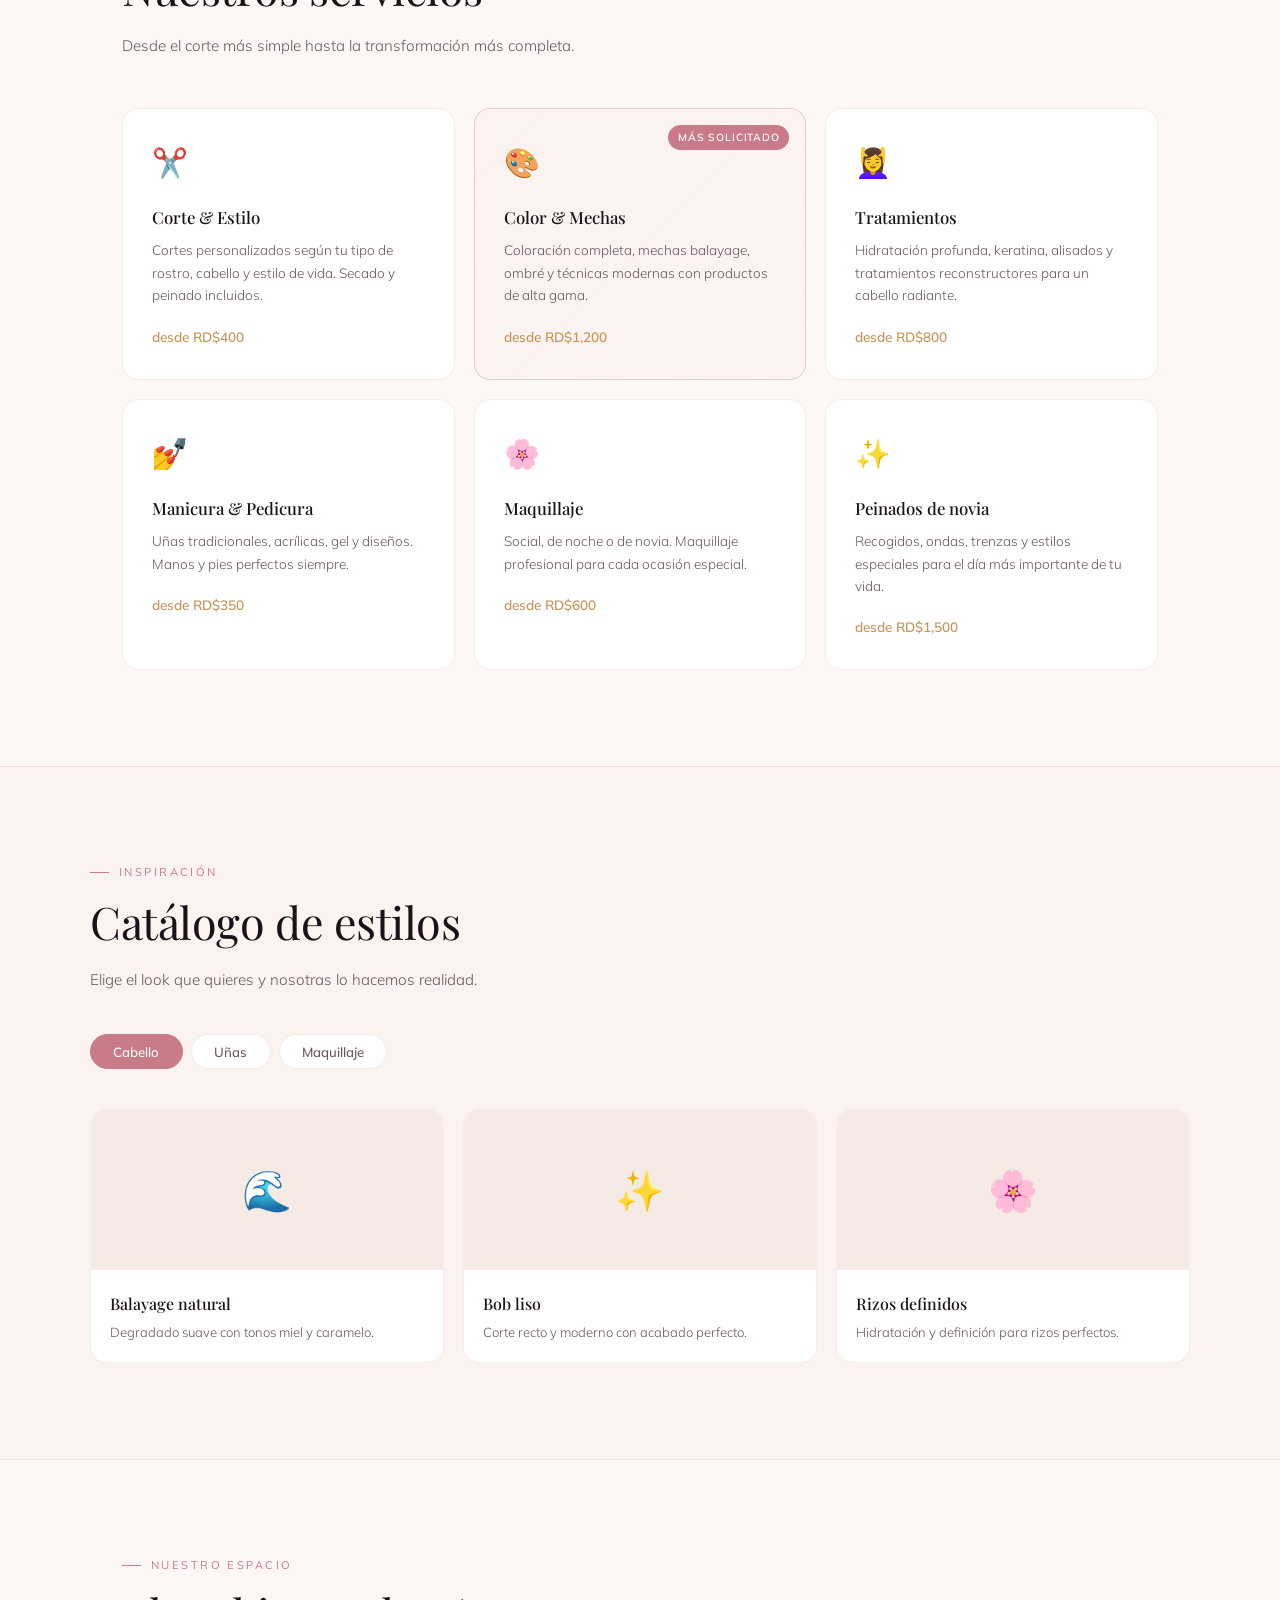
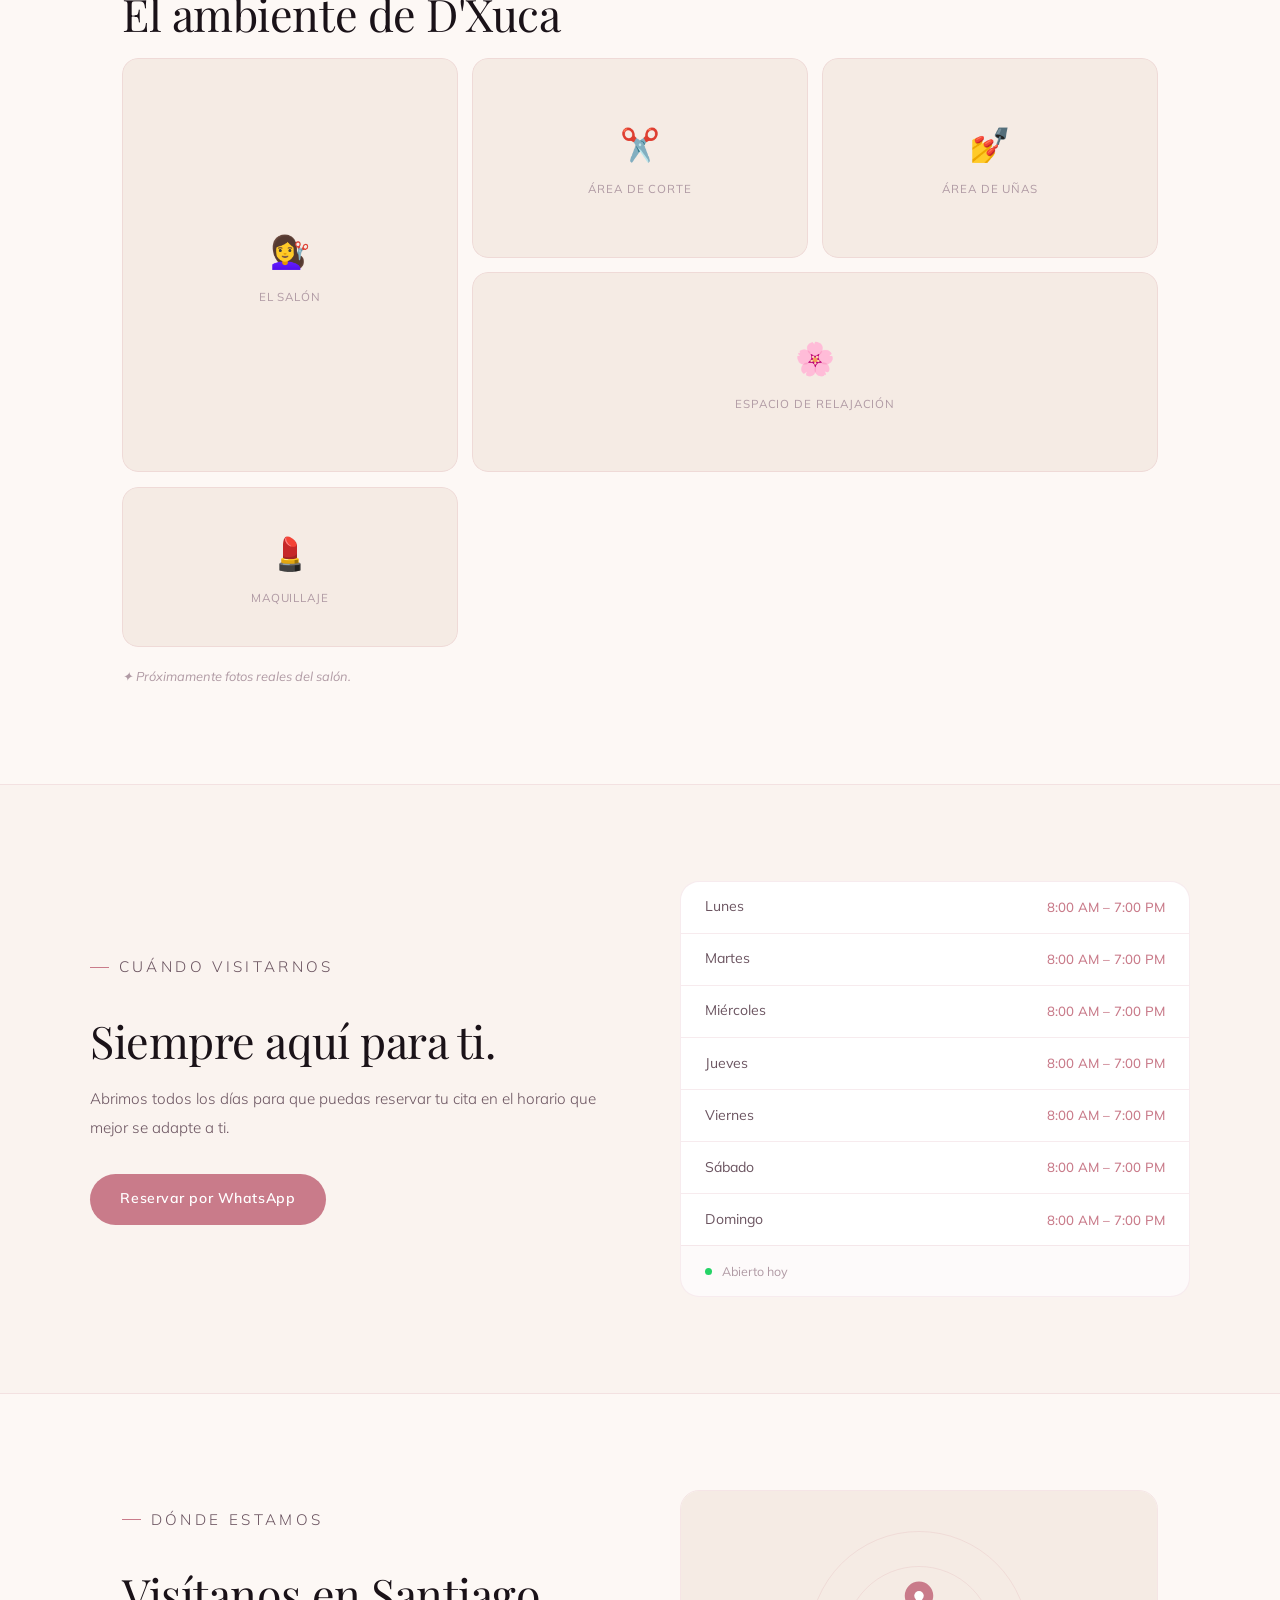
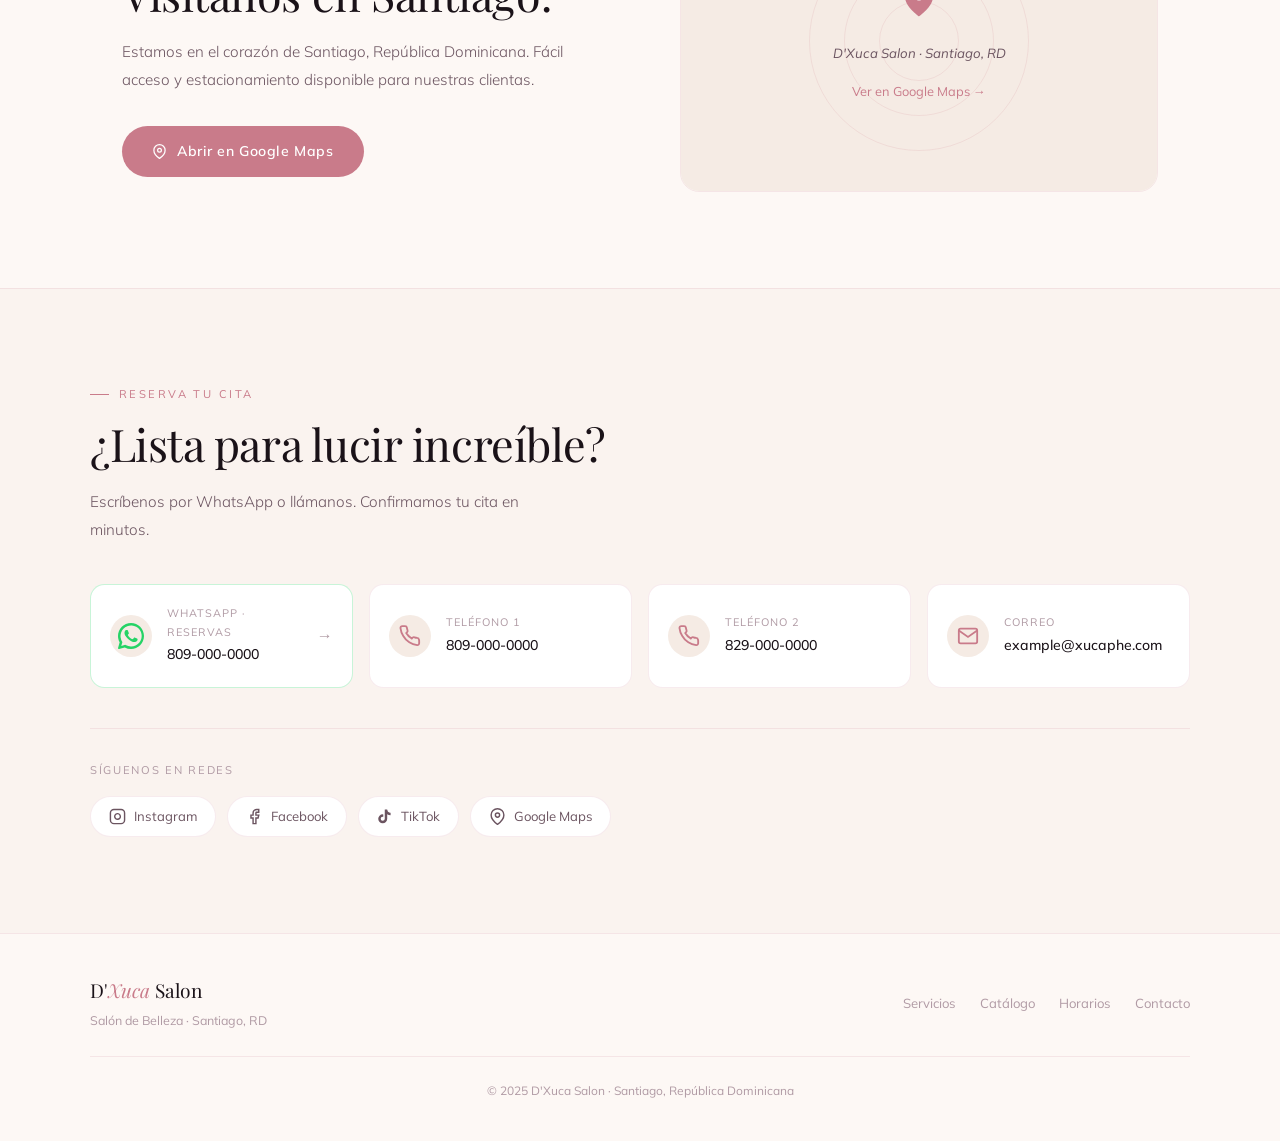
<file: Salon de Belleza/index.html>
<!DOCTYPE html>
<html lang="es" data-theme="light">
<head>
  <meta charset="UTF-8">
  <meta name="viewport" content="width=device-width, initial-scale=1.0">

  <!-- SEO -->
  <meta name="description" content="D'Xuca Salon — Salón de belleza en Santiago, RD. Cortes, color, tratamientos y más. Atención personalizada de lunes a domingo, 8AM a 7PM.">
  <meta name="keywords" content="salón de belleza Santiago, D'Xuca Salon, peluquería Santiago, belleza dominicana, corte de cabello Santiago RD">
  <meta name="author" content="D'Xuca Salon">
  <meta property="og:title" content="D'Xuca Salon — Salón de Belleza en Santiago">
  <meta property="og:description" content="Donde tu belleza es nuestra pasión. Santiago, República Dominicana.">
  <meta property="og:type" content="beauty_salon">

  <title>D'Xuca Salon — Salón de Belleza en Santiago</title>

  <link rel="preconnect" href="https://fonts.googleapis.com">
  <link rel="preconnect" href="https://fonts.gstatic.com" crossorigin>
  <link href="https://fonts.googleapis.com/css2?family=Playfair+Display:ital,wght@0,400;0,500;0,700;1,400;1,500&family=Mulish:wght@300;400;500;600&display=swap" rel="stylesheet">
  <link rel="stylesheet" href="styles.css">
</head>
<body>

  <!-- Panel accesibilidad -->
  <div id="a11y-panel" class="a11y-panel" role="dialog" aria-label="Opciones de accesibilidad" aria-hidden="true">
    <div class="a11y-header">
      <span id="a11y-title">Accesibilidad</span>
      <button class="a11y-close" onclick="toggleA11y()" aria-label="Cerrar">✕</button>
    </div>
    <div class="a11y-options">
      <button class="a11y-opt" onclick="toggleHighContrast()" id="btn-contrast">
        <span class="a11y-icon">◑</span><span id="lbl-contrast">Alto contraste</span>
      </button>
      <button class="a11y-opt" onclick="toggleBigText()" id="btn-bigtext">
        <span class="a11y-icon">A+</span><span id="lbl-bigtext">Texto grande</span>
      </button>
      <button class="a11y-opt" onclick="toggleUnderlineLinks()" id="btn-links">
        <span class="a11y-icon">U</span><span id="lbl-links">Subrayar enlaces</span>
      </button>
      <button class="a11y-opt" onclick="toggleReadableFont()" id="btn-font">
        <span class="a11y-icon">Aa</span><span id="lbl-font">Fuente legible</span>
      </button>
    </div>
  </div>

  <!-- Controles flotantes -->
  <div class="floating-controls">
    <button class="float-btn" onclick="toggleA11y()" aria-label="Accesibilidad">
      <svg width="16" height="16" viewBox="0 0 24 24" fill="none" stroke="currentColor" stroke-width="2"><circle cx="12" cy="4" r="2"/><path d="M12 8c-4 0-7 2-7 5h14c0-3-3-5-7-5z"/><path d="M8 13v7M16 13v7M10 16h4"/></svg>
    </button>
    <button class="float-btn" onclick="toggleTheme()" id="themeBtn" aria-label="Cambiar tema">
      <svg id="icon-moon" width="16" height="16" viewBox="0 0 24 24" fill="none" stroke="currentColor" stroke-width="2"><path d="M21 12.79A9 9 0 1 1 11.21 3 7 7 0 0 0 21 12.79z"/></svg>
      <svg id="icon-sun" width="16" height="16" viewBox="0 0 24 24" fill="none" stroke="currentColor" stroke-width="2" style="display:none"><circle cx="12" cy="12" r="5"/><line x1="12" y1="1" x2="12" y2="3"/><line x1="12" y1="21" x2="12" y2="23"/><line x1="4.22" y1="4.22" x2="5.64" y2="5.64"/><line x1="18.36" y1="18.36" x2="19.78" y2="19.78"/><line x1="1" y1="12" x2="3" y2="12"/><line x1="21" y1="12" x2="23" y2="12"/></svg>
    </button>
  </div>

  <!-- NAV -->
  <nav id="navbar">
    <a href="#inicio" class="nav-logo">D'<span>Xuca</span> <em>Salon</em></a>
    <button class="nav-hamburger" id="hamburger" onclick="toggleMenu()" aria-label="Menú">
      <span></span><span></span><span></span>
    </button>
    <div class="nav-center" id="navMenu">
      <a href="#nosotros"   class="nav-link" data-i18n="nav.about">Nosotros</a>
      <a href="#servicios"  class="nav-link" data-i18n="nav.services">Servicios</a>
      <a href="#catalogo"   class="nav-link" data-i18n="nav.catalog">Catálogo</a>
      <a href="#galeria"    class="nav-link" data-i18n="nav.gallery">Galería</a>
      <a href="#horarios"   class="nav-link" data-i18n="nav.hours">Horarios</a>
      <a href="#ubicacion"  class="nav-link" data-i18n="nav.location">Ubicación</a>
      <a href="#contacto"   class="nav-link" data-i18n="nav.contact">Contacto</a>
    </div>
    <div class="nav-right">
      <div class="lang-switcher">
        <button class="lang-btn active" data-lang="es" onclick="setLang('es')">ES</button>
        <button class="lang-btn" data-lang="en" onclick="setLang('en')">EN</button>
        <button class="lang-btn" data-lang="fr" onclick="setLang('fr')">FR</button>
      </div>
    </div>
  </nav>

  <main>

    <!-- HERO -->
    <section class="hero" id="inicio">
      <div class="hero-petals" aria-hidden="true">
        <div class="petal p1"></div>
        <div class="petal p2"></div>
        <div class="petal p3"></div>
        <div class="petal p4"></div>
      </div>
      <div class="hero-content">
        <p class="hero-eyebrow" data-i18n="hero.eyebrow">Santiago · República Dominicana</p>
        <h1 class="hero-title">
          <span data-i18n="hero.line1">Donde tu</span><br>
          <em data-i18n="hero.line2">belleza</em><br>
          <span data-i18n="hero.line3">florece.</span>
        </h1>
        <p class="hero-sub" data-i18n="hero.sub">Experiencias de belleza personalizadas para la mujer moderna. Cada visita, un momento tuyo.</p>
        <div class="hero-actions">
          <a href="#contacto" class="btn-primary" data-i18n="hero.cta1">Reservar cita</a>
          <a href="#servicios" class="btn-ghost" data-i18n="hero.cta2">Ver servicios</a>
        </div>
        <div class="hero-trust">
          <div class="trust-item"><span class="trust-icon">✦</span><span data-i18n="hero.t1">Atención personalizada</span></div>
          <div class="trust-sep"></div>
          <div class="trust-item"><span class="trust-icon">✦</span><span data-i18n="hero.t2">Productos premium</span></div>
          <div class="trust-sep"></div>
          <div class="trust-item"><span class="trust-icon">✦</span><span data-i18n="hero.t3">7 días a la semana</span></div>
        </div>
      </div>
      <div class="hero-visual" aria-hidden="true">
        <div class="hero-frame">
          <div class="hero-img-placeholder">
            <span class="hero-emoji">💅</span>
            <p data-i18n="hero.img">Foto del salón</p>
          </div>
          <div class="hero-frame-deco"></div>
        </div>
      </div>
    </section>

    <!-- NOSOTROS -->
    <section class="about" id="nosotros">
      <div class="about-inner">
        <div class="about-visual">
          <div class="about-card">
            <div class="about-img-ph"><span>💇‍♀️</span></div>
            <div class="about-card-tag" data-i18n="about.since">Salón de confianza</div>
          </div>
          <div class="about-stats-col">
            <div class="mini-stat"><span class="ms-n">7d</span><span class="ms-l" data-i18n="about.days">abierto</span></div>
            <div class="mini-stat accent"><span class="ms-n">100%</span><span class="ms-l" data-i18n="about.care">dedicación</span></div>
            <div class="mini-stat"><span class="ms-n">STG</span><span class="ms-l" data-i18n="about.city">Santiago</span></div>
          </div>
        </div>
        <div class="about-text">
          <p class="section-tag" data-i18n="about.tag">Nuestra historia</p>
          <h2 class="section-title" data-i18n="about.title">Más que un salón,<br><em>tu segundo hogar.</em></h2>
          <p data-i18n="about.p1">En D'Xuca Salon nos especializamos en realzar tu belleza natural. Contamos con estilistas apasionadas, productos de primera calidad y un ambiente donde te sentirás cómoda desde el momento en que entras.</p>
          <p data-i18n="about.p2">Cada cliente es única. Por eso cada servicio es diseñado especialmente para ti, para que salgas sintiéndote exactamente como siempre quisiste.</p>
          <a href="#contacto" class="btn-primary" data-i18n="about.cta">Reserva tu cita</a>
        </div>
      </div>
    </section>

    <!-- SERVICIOS -->
    <section class="services-section" id="servicios">
      <div class="services-inner">
        <div class="services-header">
          <p class="section-tag" data-i18n="srv.tag">Lo que hacemos</p>
          <h2 class="section-title" data-i18n="srv.title">Nuestros <em>servicios</em></h2>
          <p class="section-sub" data-i18n="srv.sub">Desde el corte más simple hasta la transformación más completa.</p>
        </div>
        <div class="services-grid">
          <div class="srv-card">
            <div class="srv-icon">✂️</div>
            <h3 data-i18n="s1.name">Corte & Estilo</h3>
            <p data-i18n="s1.desc">Cortes personalizados según tu tipo de rostro, cabello y estilo de vida. Secado y peinado incluidos.</p>
            <span class="srv-price" data-i18n="s1.price">desde RD$400</span>
          </div>
          <div class="srv-card featured">
            <div class="srv-badge" data-i18n="srv.popular">Más solicitado</div>
            <div class="srv-icon">🎨</div>
            <h3 data-i18n="s2.name">Color & Mechas</h3>
            <p data-i18n="s2.desc">Coloración completa, mechas balayage, ombré y técnicas modernas con productos de alta gama.</p>
            <span class="srv-price" data-i18n="s2.price">desde RD$1,200</span>
          </div>
          <div class="srv-card">
            <div class="srv-icon">💆‍♀️</div>
            <h3 data-i18n="s3.name">Tratamientos</h3>
            <p data-i18n="s3.desc">Hidratación profunda, keratina, alisados y tratamientos reconstructores para un cabello radiante.</p>
            <span class="srv-price" data-i18n="s3.price">desde RD$800</span>
          </div>
          <div class="srv-card">
            <div class="srv-icon">💅</div>
            <h3 data-i18n="s4.name">Manicura & Pedicura</h3>
            <p data-i18n="s4.desc">Uñas tradicionales, acrílicas, gel y diseños. Manos y pies perfectos siempre.</p>
            <span class="srv-price" data-i18n="s4.price">desde RD$350</span>
          </div>
          <div class="srv-card">
            <div class="srv-icon">🌸</div>
            <h3 data-i18n="s5.name">Maquillaje</h3>
            <p data-i18n="s5.desc">Social, de noche o de novia. Maquillaje profesional para cada ocasión especial.</p>
            <span class="srv-price" data-i18n="s5.price">desde RD$600</span>
          </div>
          <div class="srv-card">
            <div class="srv-icon">✨</div>
            <h3 data-i18n="s6.name">Peinados de novia</h3>
            <p data-i18n="s6.desc">Recogidos, ondas, trenzas y estilos especiales para el día más importante de tu vida.</p>
            <span class="srv-price" data-i18n="s6.price">desde RD$1,500</span>
          </div>
        </div>
      </div>
    </section>

    <!-- CATÁLOGO -->
    <section class="catalog-section" id="catalogo">
      <div class="catalog-inner">
        <div class="catalog-header">
          <p class="section-tag" data-i18n="cat.tag">Inspiración</p>
          <h2 class="section-title" data-i18n="cat.title">Catálogo de <em>estilos</em></h2>
          <p class="section-sub" data-i18n="cat.sub">Elige el look que quieres y nosotras lo hacemos realidad.</p>
        </div>
        <div class="cat-tabs">
          <button class="cat-tab active" data-cat="cabello" onclick="filterCat(this)" data-i18n="cat.c1">Cabello</button>
          <button class="cat-tab" data-cat="unas" onclick="filterCat(this)" data-i18n="cat.c2">Uñas</button>
          <button class="cat-tab" data-cat="maquillaje" onclick="filterCat(this)" data-i18n="cat.c3">Maquillaje</button>
        </div>
        <div class="cat-grid" id="catGrid">

          <div class="cat-card" data-cat="cabello">
            <div class="cat-img"><span>🌊</span></div>
            <div class="cat-info">
              <h3 data-i18n="c1.name">Balayage natural</h3>
              <p data-i18n="c1.desc">Degradado suave con tonos miel y caramelo.</p>
            </div>
          </div>
          <div class="cat-card" data-cat="cabello">
            <div class="cat-img"><span>✨</span></div>
            <div class="cat-info">
              <h3 data-i18n="c2.name">Bob liso</h3>
              <p data-i18n="c2.desc">Corte recto y moderno con acabado perfecto.</p>
            </div>
          </div>
          <div class="cat-card" data-cat="cabello">
            <div class="cat-img"><span>🌸</span></div>
            <div class="cat-info">
              <h3 data-i18n="c3.name">Rizos definidos</h3>
              <p data-i18n="c3.desc">Hidratación y definición para rizos perfectos.</p>
            </div>
          </div>

          <div class="cat-card" data-cat="unas" style="display:none">
            <div class="cat-img"><span>💅</span></div>
            <div class="cat-info">
              <h3 data-i18n="c4.name">French clásico</h3>
              <p data-i18n="c4.desc">El clásico elegante que nunca pasa de moda.</p>
            </div>
          </div>
          <div class="cat-card" data-cat="unas" style="display:none">
            <div class="cat-img"><span>🌺</span></div>
            <div class="cat-info">
              <h3 data-i18n="c5.name">Diseño floral</h3>
              <p data-i18n="c5.desc">Arte en tus manos con diseños únicos a mano.</p>
            </div>
          </div>
          <div class="cat-card" data-cat="unas" style="display:none">
            <div class="cat-img"><span>💎</span></div>
            <div class="cat-info">
              <h3 data-i18n="c6.name">Gel brillante</h3>
              <p data-i18n="c6.desc">Larga duración con acabado espejo reluciente.</p>
            </div>
          </div>

          <div class="cat-card" data-cat="maquillaje" style="display:none">
            <div class="cat-img"><span>👁️</span></div>
            <div class="cat-info">
              <h3 data-i18n="c7.name">Smoky eye</h3>
              <p data-i18n="c7.desc">Mirada intensa y sofisticada para la noche.</p>
            </div>
          </div>
          <div class="cat-card" data-cat="maquillaje" style="display:none">
            <div class="cat-img"><span>🌷</span></div>
            <div class="cat-info">
              <h3 data-i18n="c8.name">Maquillaje natural</h3>
              <p data-i18n="c8.desc">Realza tu belleza natural con toques sutiles.</p>
            </div>
          </div>
          <div class="cat-card" data-cat="maquillaje" style="display:none">
            <div class="cat-img"><span>👰</span></div>
            <div class="cat-info">
              <h3 data-i18n="c9.name">Maquillaje de novia</h3>
              <p data-i18n="c9.desc">Perfecto para el día más especial de tu vida.</p>
            </div>
          </div>

        </div>
      </div>
    </section>

    <!-- GALERÍA -->
    <section class="gallery-section" id="galeria">
      <div class="gallery-inner">
        <p class="section-tag" data-i18n="gal.tag">Nuestro espacio</p>
        <h2 class="section-title" data-i18n="gal.title">El ambiente de <em>D'Xuca</em></h2>
        <div class="gallery-grid">
          <div class="gal-item gi-tall"><div class="gph"><span>💇‍♀️</span><p data-i18n="g1">El salón</p></div></div>
          <div class="gal-item"><div class="gph"><span>✂️</span><p data-i18n="g2">Área de corte</p></div></div>
          <div class="gal-item"><div class="gph"><span>💅</span><p data-i18n="g3">Área de uñas</p></div></div>
          <div class="gal-item gi-wide"><div class="gph"><span>🌸</span><p data-i18n="g4">Espacio de relajación</p></div></div>
          <div class="gal-item"><div class="gph"><span>💄</span><p data-i18n="g5">Maquillaje</p></div></div>
        </div>
        <p class="gal-note" data-i18n="gal.note">✦ Próximamente fotos reales del salón.</p>
      </div>
    </section>

    <!-- HORARIOS -->
    <section class="hours-section" id="horarios">
      <div class="hours-inner">
        <div class="hours-text">
          <p class="section-tag" data-i18n="hrs.tag">Cuándo visitarnos</p>
          <h2 class="section-title" data-i18n="hrs.title">Siempre aquí <em>para ti.</em></h2>
          <p data-i18n="hrs.desc">Abrimos todos los días para que puedas reservar tu cita en el horario que mejor se adapte a ti.</p>
          <a href="#contacto" class="btn-primary" data-i18n="hrs.cta">Reservar por WhatsApp</a>
        </div>
        <div class="hours-card">
          <div class="hours-list">
            <div class="h-row"><span data-i18n="hrs.mon">Lunes</span><span class="h-time">8:00 AM – 7:00 PM</span></div>
            <div class="h-row"><span data-i18n="hrs.tue">Martes</span><span class="h-time">8:00 AM – 7:00 PM</span></div>
            <div class="h-row"><span data-i18n="hrs.wed">Miércoles</span><span class="h-time">8:00 AM – 7:00 PM</span></div>
            <div class="h-row"><span data-i18n="hrs.thu">Jueves</span><span class="h-time">8:00 AM – 7:00 PM</span></div>
            <div class="h-row"><span data-i18n="hrs.fri">Viernes</span><span class="h-time">8:00 AM – 7:00 PM</span></div>
            <div class="h-row"><span data-i18n="hrs.sat">Sábado</span><span class="h-time">8:00 AM – 7:00 PM</span></div>
            <div class="h-row"><span data-i18n="hrs.sun">Domingo</span><span class="h-time">8:00 AM – 7:00 PM</span></div>
          </div>
          <div class="hours-note">
            <span class="live-dot"></span>
            <span data-i18n="hrs.open">Abierto hoy</span>
          </div>
        </div>
      </div>
    </section>

    <!-- UBICACIÓN -->
    <section class="location-section" id="ubicacion">
      <div class="location-inner">
        <div class="location-text">
          <p class="section-tag" data-i18n="loc.tag">Dónde estamos</p>
          <h2 class="section-title" data-i18n="loc.title">Visítanos en <em>Santiago.</em></h2>
          <p data-i18n="loc.desc">Estamos en el corazón de Santiago, República Dominicana. Fácil acceso y estacionamiento disponible para nuestras clientas.</p>
          <a href="https://maps.google.com/?q=Santiago,+República+Dominicana" target="_blank" rel="noopener" class="btn-primary map-btn">
            <svg width="15" height="15" viewBox="0 0 24 24" fill="none" stroke="currentColor" stroke-width="2"><path d="M21 10c0 7-9 13-9 13s-9-6-9-13a9 9 0 0 1 18 0z"/><circle cx="12" cy="10" r="3"/></svg>
            <span data-i18n="loc.cta">Abrir en Google Maps</span>
          </a>
        </div>
        <div class="location-map">
          <div class="map-mock">
            <div class="map-circles" aria-hidden="true">
              <div class="mc mc1"></div>
              <div class="mc mc2"></div>
              <div class="mc mc3"></div>
            </div>
            <div class="map-pin-wrap">
              <svg width="38" height="38" viewBox="0 0 24 24" fill="var(--accent)" stroke="none"><path d="M21 10c0 7-9 13-9 13s-9-6-9-13a9 9 0 0 1 18 0z"/><circle cx="12" cy="10" r="3" fill="white"/></svg>
            </div>
            <p class="map-name">D'Xuca Salon · Santiago, RD</p>
            <a href="https://maps.google.com/?q=Santiago,+República+Dominicana" target="_blank" rel="noopener" class="map-link" data-i18n="loc.open">Ver en Google Maps →</a>
          </div>
        </div>
      </div>
    </section>

    <!-- CONTACTO -->
    <section class="contact-section" id="contacto">
      <div class="contact-inner">
        <div class="contact-header">
          <p class="section-tag" data-i18n="con.tag">Reserva tu cita</p>
          <h2 class="section-title" data-i18n="con.title">¿Lista para <em>lucir increíble?</em></h2>
          <p class="section-sub" data-i18n="con.sub">Escríbenos por WhatsApp o llámanos. Confirmamos tu cita en minutos.</p>
        </div>
        <div class="contact-cards">
          <a href="https://wa.me/18090000000" target="_blank" rel="noopener" class="con-card wa-card">
            <div class="con-icon">
              <svg width="26" height="26" viewBox="0 0 24 24" fill="currentColor"><path d="M17.472 14.382c-.297-.149-1.758-.867-2.03-.967-.273-.099-.471-.148-.67.15-.197.297-.767.966-.94 1.164-.173.199-.347.223-.644.075-.297-.15-1.255-.463-2.39-1.475-.883-.788-1.48-1.761-1.653-2.059-.173-.297-.018-.458.13-.606.134-.133.298-.347.446-.52.149-.174.198-.298.298-.497.099-.198.05-.371-.025-.52-.075-.149-.669-1.612-.916-2.207-.242-.579-.487-.5-.669-.51-.173-.008-.371-.01-.57-.01-.198 0-.52.074-.792.372-.272.297-1.04 1.016-1.04 2.479 0 1.462 1.065 2.875 1.213 3.074.149.198 2.096 3.2 5.077 4.487.709.306 1.262.489 1.694.625.712.227 1.36.195 1.871.118.571-.085 1.758-.719 2.006-1.413.248-.694.248-1.289.173-1.413-.074-.124-.272-.198-.57-.347z"/><path d="M12 0C5.373 0 0 5.373 0 12c0 2.125.558 4.122 1.532 5.85L.057 23.09a.75.75 0 0 0 .92.92l5.255-1.476A11.952 11.952 0 0 0 12 24c6.627 0 12-5.373 12-12S18.627 0 12 0zm0 21.75a9.75 9.75 0 0 1-4.95-1.35l-.354-.212-3.668 1.03 1.03-3.655-.224-.367A9.75 9.75 0 1 1 12 21.75z"/></svg>
            </div>
            <div class="con-text">
              <span class="con-label" data-i18n="con.wa">WhatsApp · Reservas</span>
              <span class="con-val">809-000-0000</span>
            </div>
            <span class="con-arrow">→</span>
          </a>
          <a href="tel:+18090000000" class="con-card">
            <div class="con-icon">
              <svg width="22" height="22" viewBox="0 0 24 24" fill="none" stroke="currentColor" stroke-width="2"><path d="M22 16.92v3a2 2 0 0 1-2.18 2 19.79 19.79 0 0 1-8.63-3.07A19.5 19.5 0 0 1 4.69 12 19.79 19.79 0 0 1 1.61 3.41 2 2 0 0 1 3.6 1.21h3a2 2 0 0 1 2 1.72 12.84 12.84 0 0 0 .7 2.81 2 2 0 0 1-.45 2.11L7.91 8.8a16 16 0 0 0 6 6l.96-.96a2 2 0 0 1 2.11-.45 12.84 12.84 0 0 0 2.81.7A2 2 0 0 1 21.73 16z"/></svg>
            </div>
            <div class="con-text">
              <span class="con-label" data-i18n="con.p1">Teléfono 1</span>
              <span class="con-val">809-000-0000</span>
            </div>
          </a>
          <a href="tel:+18290000000" class="con-card">
            <div class="con-icon">
              <svg width="22" height="22" viewBox="0 0 24 24" fill="none" stroke="currentColor" stroke-width="2"><path d="M22 16.92v3a2 2 0 0 1-2.18 2 19.79 19.79 0 0 1-8.63-3.07A19.5 19.5 0 0 1 4.69 12 19.79 19.79 0 0 1 1.61 3.41 2 2 0 0 1 3.6 1.21h3a2 2 0 0 1 2 1.72 12.84 12.84 0 0 0 .7 2.81 2 2 0 0 1-.45 2.11L7.91 8.8a16 16 0 0 0 6 6l.96-.96a2 2 0 0 1 2.11-.45 12.84 12.84 0 0 0 2.81.7A2 2 0 0 1 21.73 16z"/></svg>
            </div>
            <div class="con-text">
              <span class="con-label" data-i18n="con.p2">Teléfono 2</span>
              <span class="con-val">829-000-0000</span>
            </div>
          </a>
          <a href="mailto:example@xucaphe.com" class="con-card">
            <div class="con-icon">
              <svg width="22" height="22" viewBox="0 0 24 24" fill="none" stroke="currentColor" stroke-width="2"><path d="M4 4h16c1.1 0 2 .9 2 2v12c0 1.1-.9 2-2 2H4c-1.1 0-2-.9-2-2V6c0-1.1.9-2 2-2z"/><polyline points="22,6 12,13 2,6"/></svg>
            </div>
            <div class="con-text">
              <span class="con-label" data-i18n="con.email">Correo</span>
              <span class="con-val">example@xucaphe.com</span>
            </div>
          </a>
        </div>

        <!-- Redes -->
        <div class="social-wrap">
          <p class="social-label" data-i18n="con.follow">Síguenos en redes</p>
          <div class="social-row">
            <a href="#" class="social-pill" target="_blank" rel="noopener">
              <svg width="17" height="17" viewBox="0 0 24 24" fill="none" stroke="currentColor" stroke-width="2"><rect x="2" y="2" width="20" height="20" rx="5"/><path d="M16 11.37A4 4 0 1 1 12.63 8 4 4 0 0 1 16 11.37z"/><line x1="17.5" y1="6.5" x2="17.51" y2="6.5"/></svg>
              Instagram
            </a>
            <a href="#" class="social-pill" target="_blank" rel="noopener">
              <svg width="17" height="17" viewBox="0 0 24 24" fill="none" stroke="currentColor" stroke-width="2"><path d="M18 2h-3a5 5 0 0 0-5 5v3H7v4h3v8h4v-8h3l1-4h-4V7a1 1 0 0 1 1-1h3z"/></svg>
              Facebook
            </a>
            <a href="#" class="social-pill" target="_blank" rel="noopener">
              <svg width="17" height="17" viewBox="0 0 24 24" fill="currentColor"><path d="M19.59 6.69a4.83 4.83 0 0 1-3.77-4.25V2h-3.45v13.67a2.89 2.89 0 0 1-2.88 2.5 2.89 2.89 0 0 1-2.89-2.89 2.89 2.89 0 0 1 2.89-2.89c.28 0 .54.04.79.1V9.01a6.34 6.34 0 0 0-.79-.05 6.34 6.34 0 0 0-6.34 6.34 6.34 6.34 0 0 0 6.34 6.34 6.34 6.34 0 0 0 6.33-6.34V8.69a8.18 8.18 0 0 0 4.78 1.52V6.75a4.85 4.85 0 0 1-1.01-.06z"/></svg>
              TikTok
            </a>
            <a href="https://maps.google.com/?q=Santiago,+República+Dominicana" class="social-pill" target="_blank" rel="noopener">
              <svg width="17" height="17" viewBox="0 0 24 24" fill="none" stroke="currentColor" stroke-width="2"><path d="M21 10c0 7-9 13-9 13s-9-6-9-13a9 9 0 0 1 18 0z"/><circle cx="12" cy="10" r="3"/></svg>
              Google Maps
            </a>
          </div>
        </div>
      </div>
    </section>

  </main>

  <!-- FOOTER -->
  <footer>
    <div class="footer-inner">
      <div class="footer-brand">
        <span class="footer-logo">D'<em>Xuca</em> Salon</span>
        <p data-i18n="footer.desc">Salón de Belleza · Santiago, RD</p>
      </div>
      <div class="footer-links">
        <a href="#servicios" data-i18n="nav.services">Servicios</a>
        <a href="#catalogo"  data-i18n="nav.catalog">Catálogo</a>
        <a href="#horarios"  data-i18n="nav.hours">Horarios</a>
        <a href="#contacto"  data-i18n="nav.contact">Contacto</a>
      </div>
      <p class="footer-copy" data-i18n="footer.copy">© 2025 D'Xuca Salon · Santiago, República Dominicana</p>
    </div>
  </footer>

  <script src="main.js"></script>
</body>
</html>
</file>
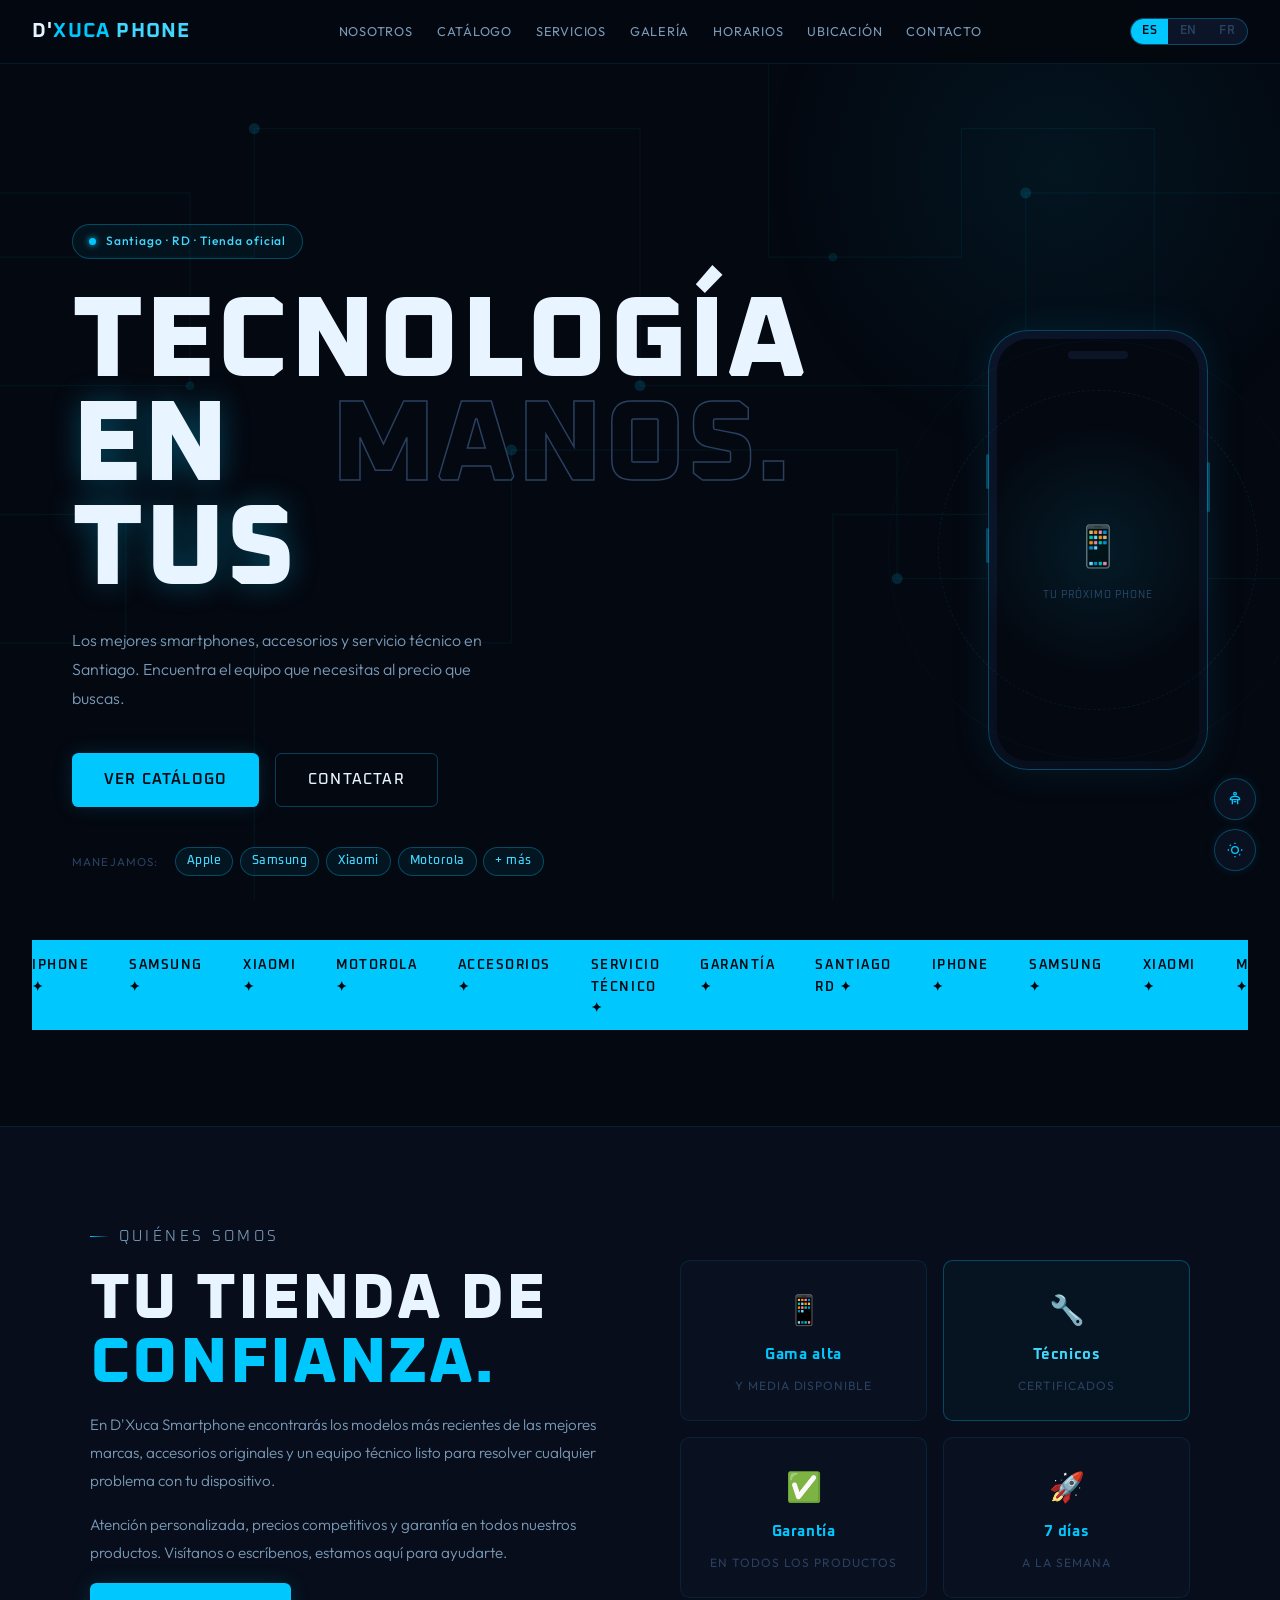
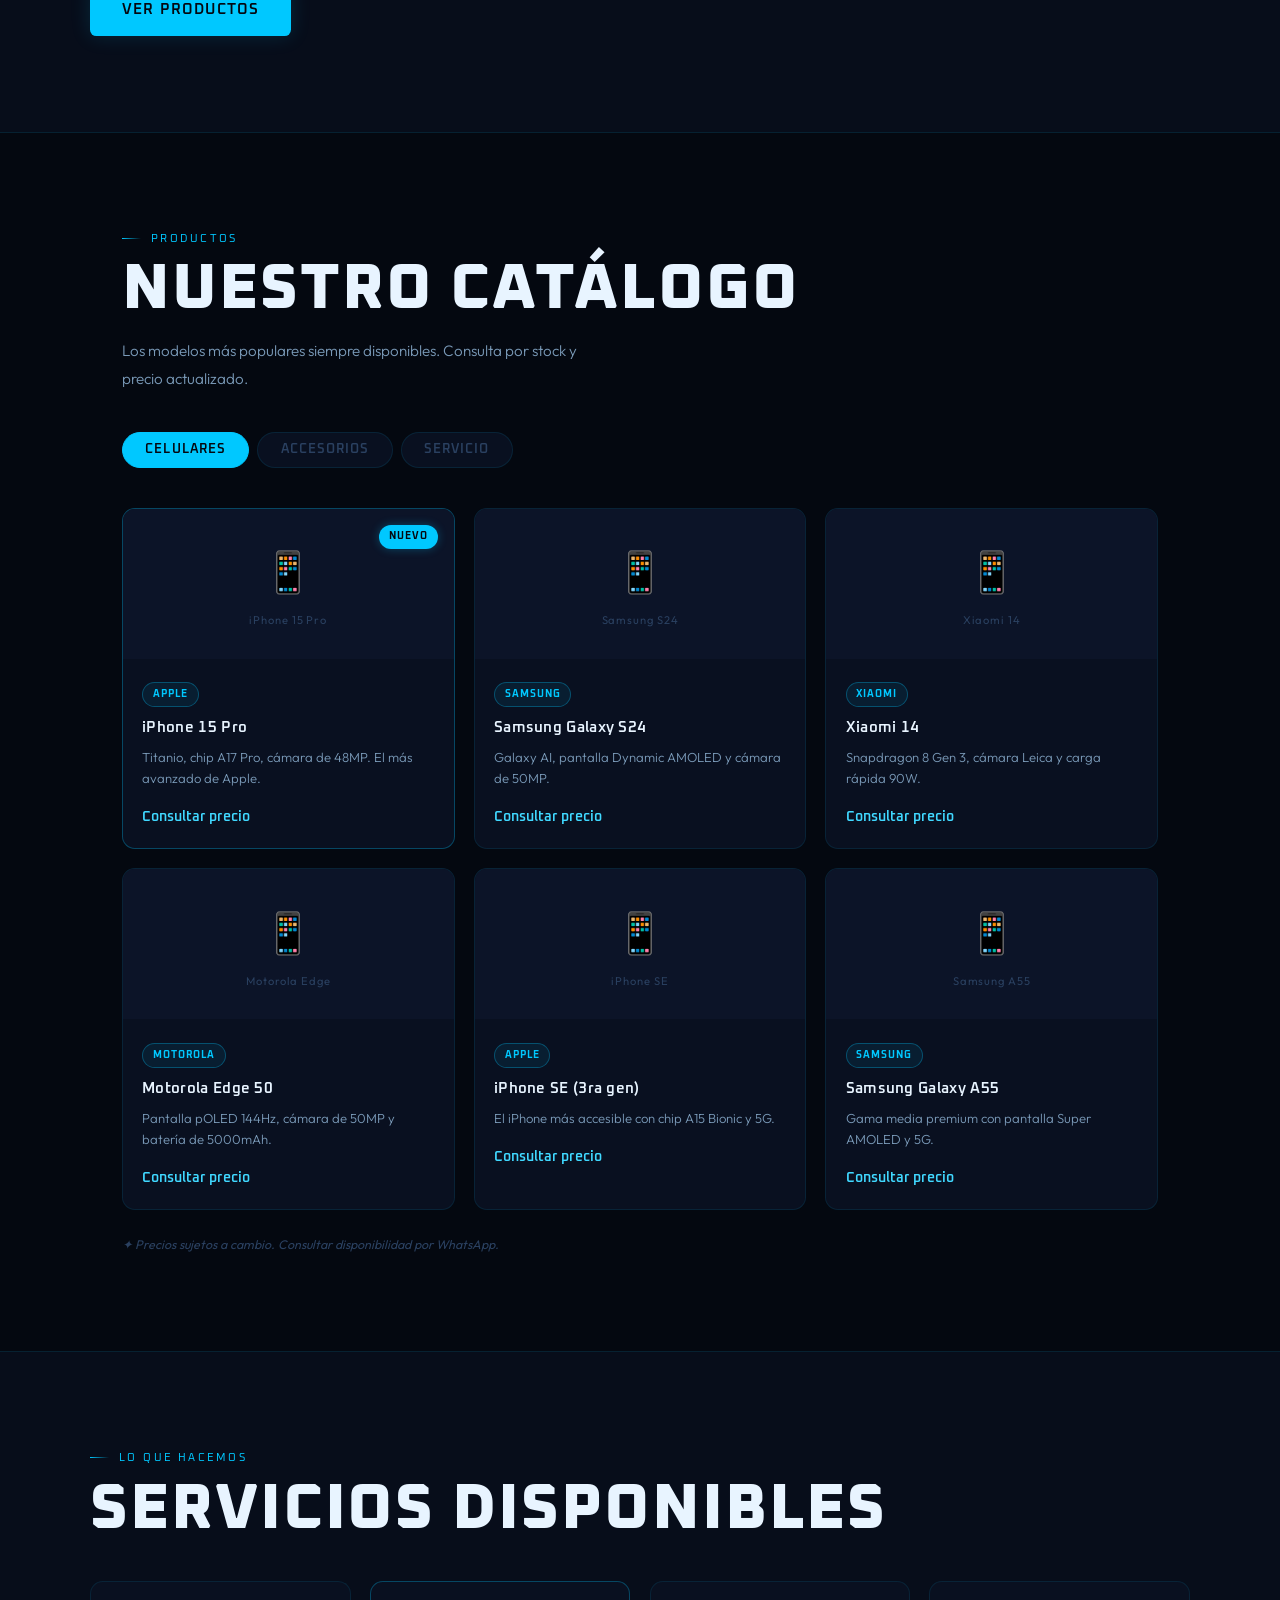
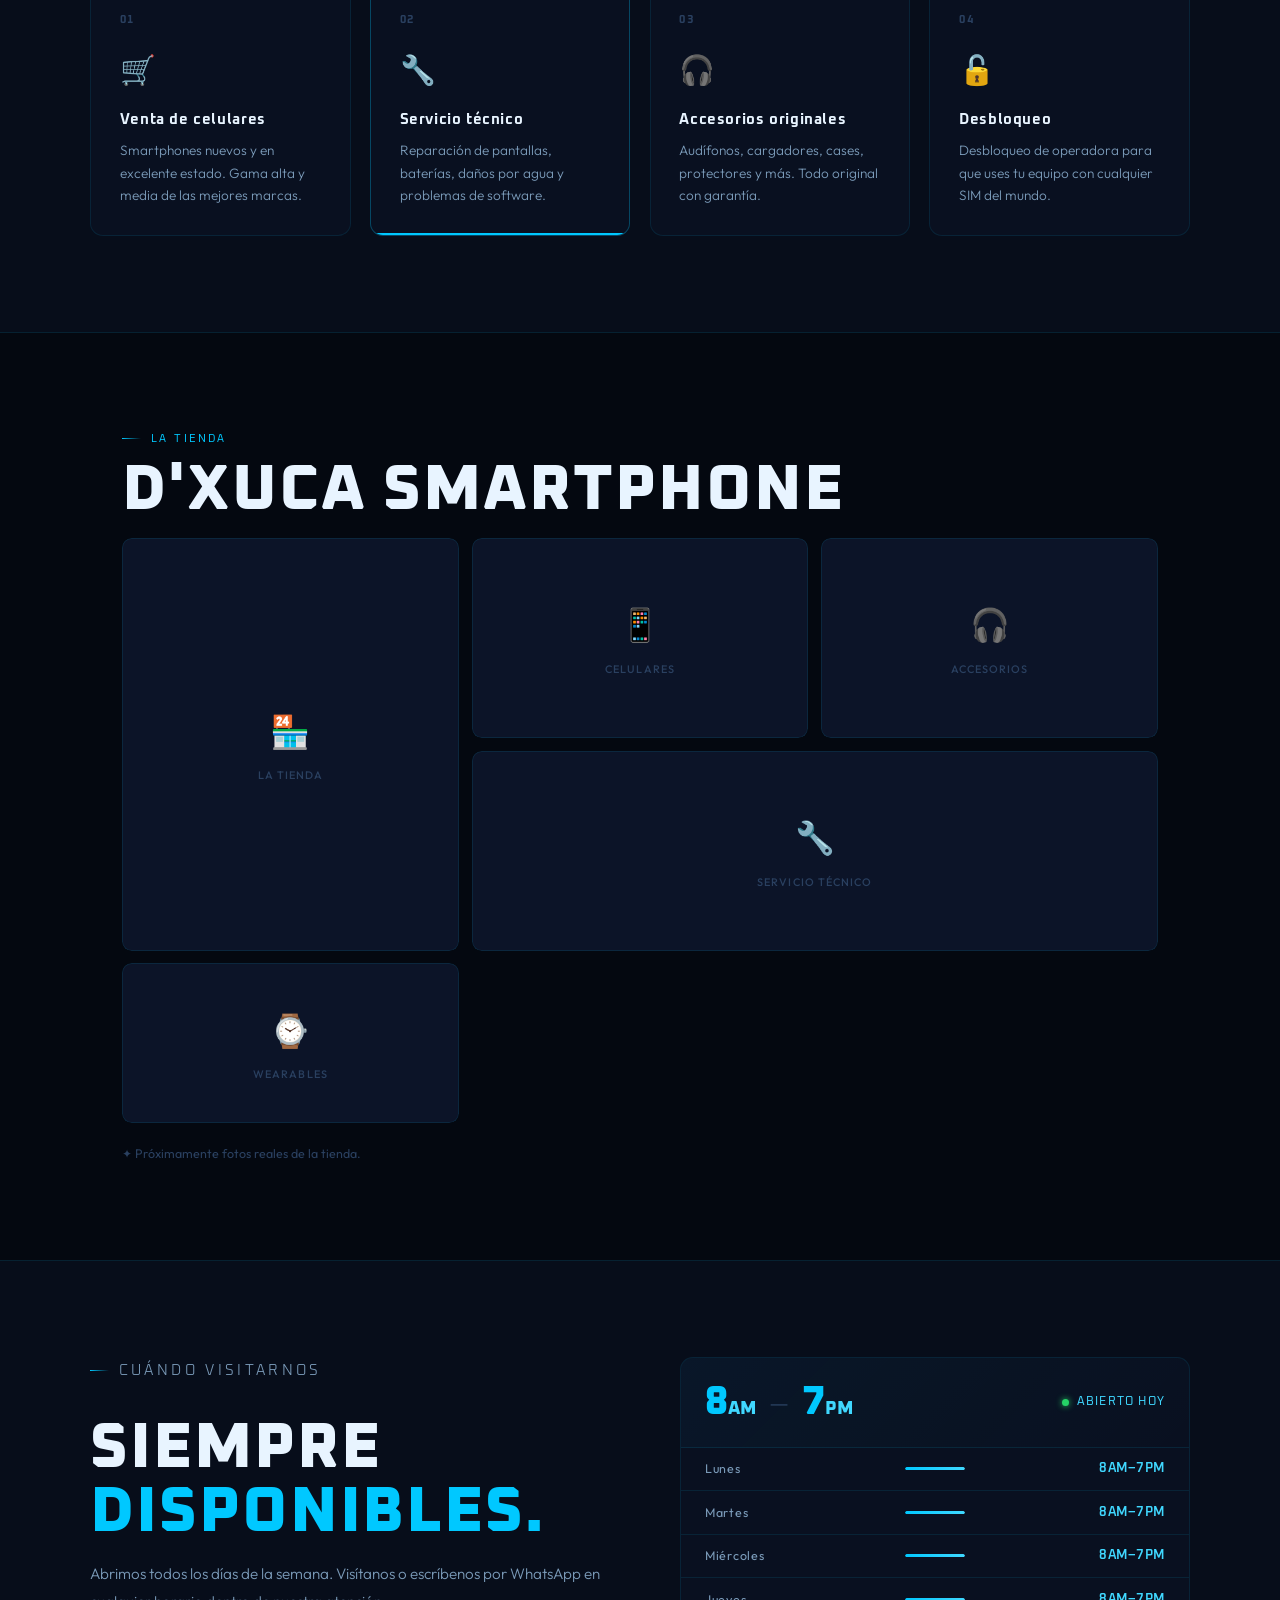
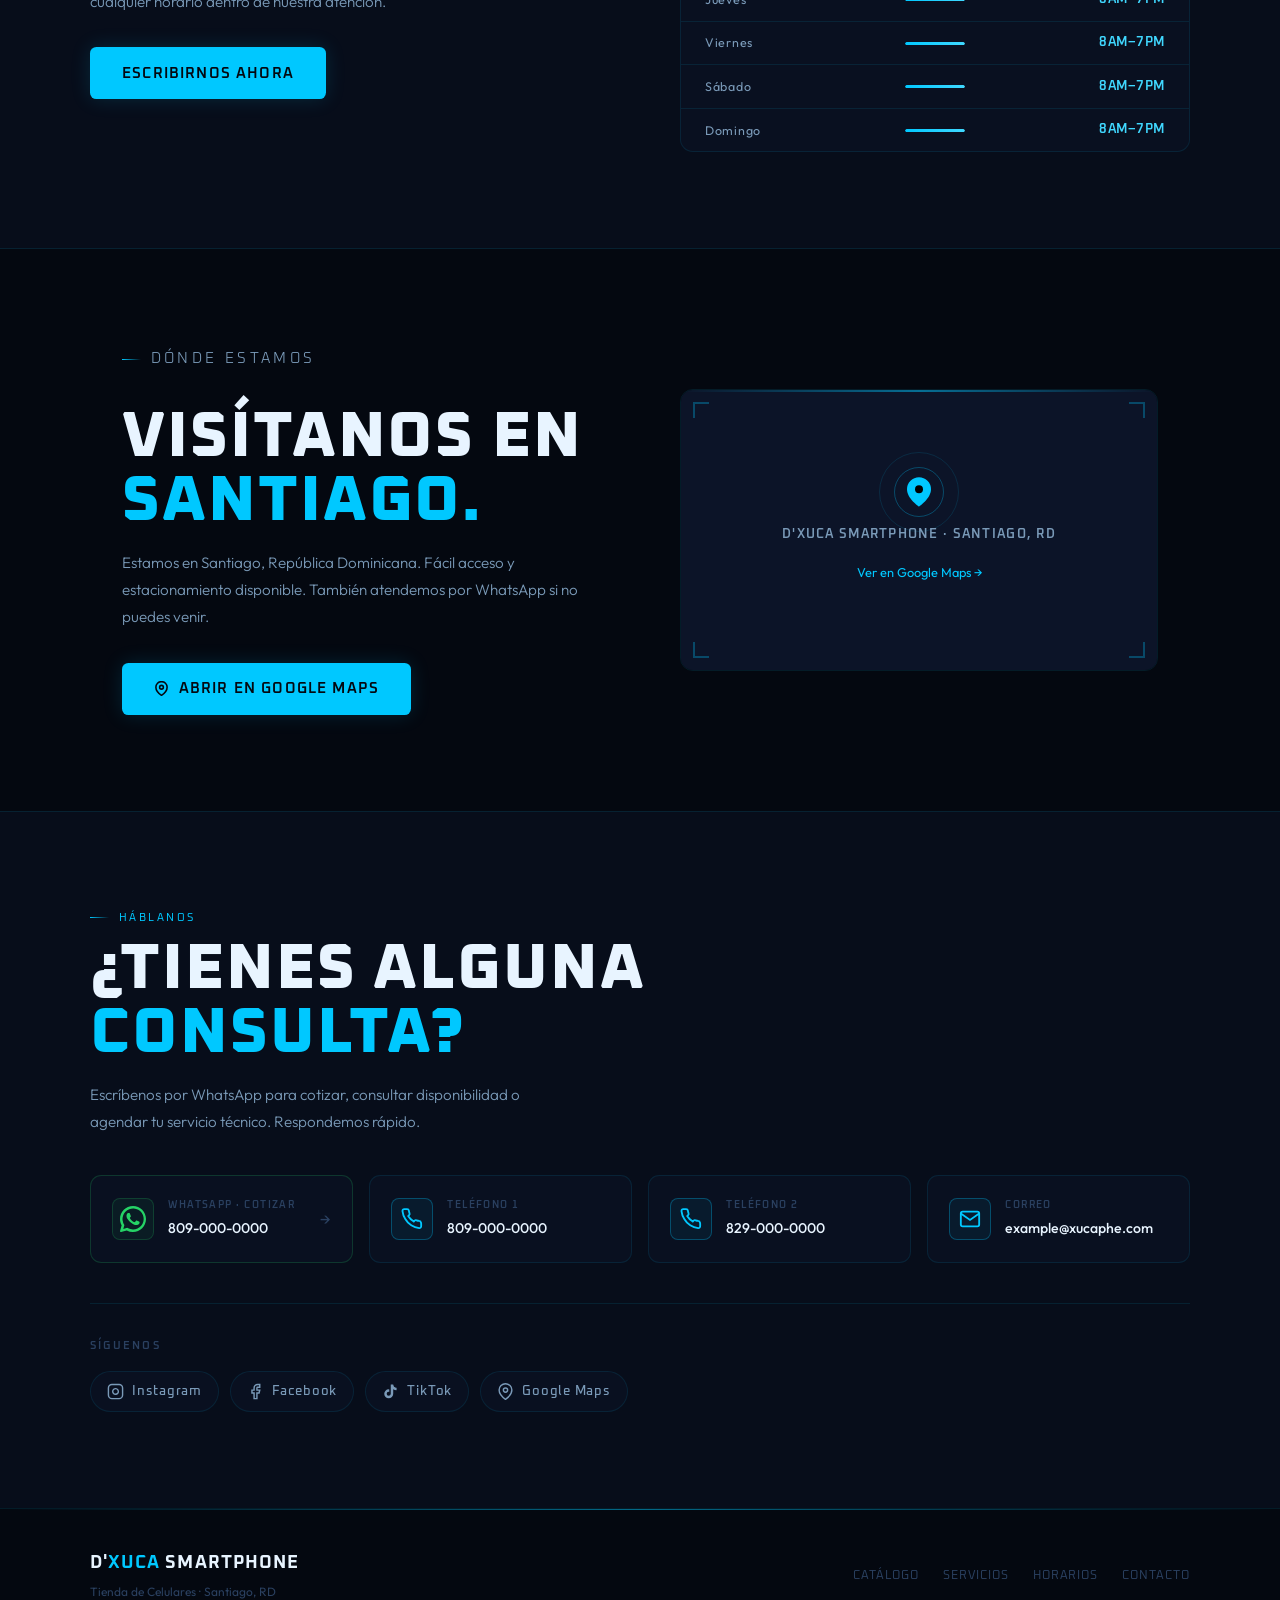
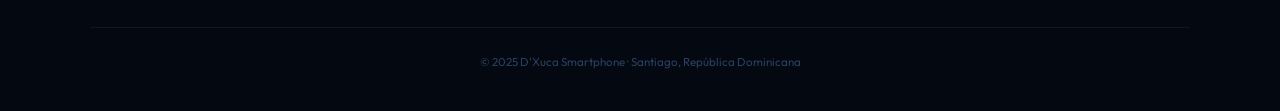
<file: SmartShop/index.html>
<!DOCTYPE html>
<html lang="es" data-theme="dark">
<head>
  <meta charset="UTF-8">
  <meta name="viewport" content="width=device-width, initial-scale=1.0">

  <!-- SEO -->
  <meta name="description" content="D'Xuca Smartphone — Tienda de celulares en Santiago, RD. Los mejores teléfonos, accesorios y servicio técnico. Abierto de 8AM a 7PM.">
  <meta name="keywords" content="tienda celulares Santiago, D'Xuca Smartphone, iPhone Santiago, Samsung Santiago, teléfonos dominicanos, accesorios celulares RD">
  <meta name="author" content="D'Xuca Smartphone">
  <meta property="og:title" content="D'Xuca Smartphone — Santiago, RD">
  <meta property="og:description" content="Tecnología en tus manos. Santiago, República Dominicana.">
  <meta property="og:type" content="local_business">

  <title>D'Xuca Smartphone — Tienda de Celulares en Santiago</title>

  <link rel="preconnect" href="https://fonts.googleapis.com">
  <link rel="preconnect" href="https://fonts.gstatic.com" crossorigin>
  <link href="https://fonts.googleapis.com/css2?family=Oxanium:wght@300;400;500;600;700;800&family=Outfit:wght@300;400;500&display=swap" rel="stylesheet">
  <link rel="stylesheet" href="styles.css">
</head>
<body>

  <!-- Panel accesibilidad -->
  <div id="a11y-panel" class="a11y-panel" role="dialog" aria-label="Opciones de accesibilidad" aria-hidden="true">
    <div class="a11y-header">
      <span id="a11y-title">Accesibilidad</span>
      <button class="a11y-close" onclick="toggleA11y()" aria-label="Cerrar">✕</button>
    </div>
    <div class="a11y-options">
      <button class="a11y-opt" onclick="toggleHighContrast()" id="btn-contrast">
        <span class="a11y-icon">◑</span><span id="lbl-contrast">Alto contraste</span>
      </button>
      <button class="a11y-opt" onclick="toggleBigText()" id="btn-bigtext">
        <span class="a11y-icon">A+</span><span id="lbl-bigtext">Texto grande</span>
      </button>
      <button class="a11y-opt" onclick="toggleUnderlineLinks()" id="btn-links">
        <span class="a11y-icon">U</span><span id="lbl-links">Subrayar enlaces</span>
      </button>
      <button class="a11y-opt" onclick="toggleReadableFont()" id="btn-font">
        <span class="a11y-icon">Aa</span><span id="lbl-font">Fuente legible</span>
      </button>
    </div>
  </div>

  <!-- Controles flotantes -->
  <div class="floating-controls">
    <button class="float-btn" onclick="toggleA11y()" aria-label="Accesibilidad">
      <svg width="16" height="16" viewBox="0 0 24 24" fill="none" stroke="currentColor" stroke-width="2"><circle cx="12" cy="4" r="2"/><path d="M12 8c-4 0-7 2-7 5h14c0-3-3-5-7-5z"/><path d="M8 13v7M16 13v7M10 16h4"/></svg>
    </button>
    <button class="float-btn" onclick="toggleTheme()" id="themeBtn" aria-label="Cambiar tema">
      <svg id="icon-sun" width="16" height="16" viewBox="0 0 24 24" fill="none" stroke="currentColor" stroke-width="2"><circle cx="12" cy="12" r="5"/><line x1="12" y1="1" x2="12" y2="3"/><line x1="12" y1="21" x2="12" y2="23"/><line x1="4.22" y1="4.22" x2="5.64" y2="5.64"/><line x1="18.36" y1="18.36" x2="19.78" y2="19.78"/><line x1="1" y1="12" x2="3" y2="12"/><line x1="21" y1="12" x2="23" y2="12"/></svg>
      <svg id="icon-moon" width="16" height="16" viewBox="0 0 24 24" fill="none" stroke="currentColor" stroke-width="2" style="display:none"><path d="M21 12.79A9 9 0 1 1 11.21 3 7 7 0 0 0 21 12.79z"/></svg>
    </button>
  </div>

  <!-- NAV -->
  <nav id="navbar">
    <a href="#inicio" class="nav-logo">D'<span>XUCA</span> <em>PHONE</em></a>
    <button class="nav-hamburger" id="hamburger" onclick="toggleMenu()" aria-label="Menú">
      <span></span><span></span><span></span>
    </button>
    <div class="nav-center" id="navMenu">
      <a href="#nosotros"  class="nav-link" data-i18n="nav.about">Nosotros</a>
      <a href="#catalogo"  class="nav-link" data-i18n="nav.catalog">Catálogo</a>
      <a href="#servicios" class="nav-link" data-i18n="nav.services">Servicios</a>
      <a href="#galeria"   class="nav-link" data-i18n="nav.gallery">Galería</a>
      <a href="#horarios"  class="nav-link" data-i18n="nav.hours">Horarios</a>
      <a href="#ubicacion" class="nav-link" data-i18n="nav.location">Ubicación</a>
      <a href="#contacto"  class="nav-link" data-i18n="nav.contact">Contacto</a>
    </div>
    <div class="nav-right">
      <div class="lang-switcher">
        <button class="lang-btn active" data-lang="es" onclick="setLang('es')">ES</button>
        <button class="lang-btn" data-lang="en" onclick="setLang('en')">EN</button>
        <button class="lang-btn" data-lang="fr" onclick="setLang('fr')">FR</button>
      </div>
    </div>
  </nav>

  <main>

    <!-- HERO -->
    <section class="hero" id="inicio">
      <div class="hero-circuit" aria-hidden="true">
        <svg class="circuit-svg" viewBox="0 0 1200 700" preserveAspectRatio="xMidYMid slice">
          <g stroke="rgba(0,200,255,0.06)" stroke-width="1" fill="none">
            <path d="M0 200 H300 V100 H600 V300 H900 V150 H1200"/>
            <path d="M0 400 H200 V500 H500 V350 H800 V450 H1200"/>
            <path d="M100 0 V150 H250 V300 H100 V500 H300 V700"/>
            <path d="M700 0 V200 H850 V100 H1000 V400 H750 V700"/>
            <circle cx="300" cy="100" r="4" fill="rgba(0,200,255,0.15)"/>
            <circle cx="600" cy="300" r="4" fill="rgba(0,200,255,0.15)"/>
            <circle cx="900" cy="150" r="4" fill="rgba(0,200,255,0.15)"/>
            <circle cx="500" cy="350" r="4" fill="rgba(0,200,255,0.15)"/>
            <circle cx="800" cy="450" r="4" fill="rgba(0,200,255,0.15)"/>
            <circle cx="250" cy="300" r="3" fill="rgba(0,200,255,0.1)"/>
            <circle cx="750" cy="200" r="3" fill="rgba(0,200,255,0.1)"/>
          </g>
        </svg>
      </div>
      <div class="hero-glow" aria-hidden="true"></div>

      <div class="hero-inner">
        <div class="hero-content">
          <div class="hero-chip">
            <span class="chip-led"></span>
            <span data-i18n="hero.chip">Santiago · RD · Tienda oficial</span>
          </div>
          <h1 class="hero-title">
            <span data-i18n="hero.l1">TECNOLOGÍA</span>
            <span class="ht-line2">
              <span class="ht-acc" data-i18n="hero.l2">EN TUS</span>
              <span class="ht-out" data-i18n="hero.l3">MANOS.</span>
            </span>
          </h1>
          <p class="hero-sub" data-i18n="hero.sub">Los mejores smartphones, accesorios y servicio técnico en Santiago. Encuentra el equipo que necesitas al precio que buscas.</p>
          <div class="hero-actions">
            <a href="#catalogo" class="btn-primary" data-i18n="hero.cta1">Ver catálogo</a>
            <a href="#contacto" class="btn-ghost"   data-i18n="hero.cta2">Contactar</a>
          </div>
          <div class="hero-brands">
            <span class="brand-label" data-i18n="hero.brands">Manejamos:</span>
            <div class="brand-pills">
              <span class="brand-pill">Apple</span>
              <span class="brand-pill">Samsung</span>
              <span class="brand-pill">Xiaomi</span>
              <span class="brand-pill">Motorola</span>
              <span class="brand-pill">+ más</span>
            </div>
          </div>
        </div>

        <div class="hero-device" aria-hidden="true">
          <div class="device-frame">
            <div class="device-screen">
              <div class="device-notch"></div>
              <div class="device-content">
                <span class="device-icon">📱</span>
                <span class="device-tag" data-i18n="hero.dtag">Tu próximo phone</span>
              </div>
            </div>
            <div class="device-btn-side"></div>
            <div class="device-btn-vol v1"></div>
            <div class="device-btn-vol v2"></div>
          </div>
          <div class="device-glow"></div>
          <div class="device-orbit o1"></div>
          <div class="device-orbit o2"></div>
        </div>
      </div>

      <div class="hero-ticker" aria-hidden="true">
        <div class="ticker-track">
          <span>IPHONE ✦</span><span>SAMSUNG ✦</span><span>XIAOMI ✦</span>
          <span>MOTOROLA ✦</span><span>ACCESORIOS ✦</span><span>SERVICIO TÉCNICO ✦</span>
          <span>GARANTÍA ✦</span><span>SANTIAGO RD ✦</span>
          <span>IPHONE ✦</span><span>SAMSUNG ✦</span><span>XIAOMI ✦</span>
          <span>MOTOROLA ✦</span><span>ACCESORIOS ✦</span><span>SERVICIO TÉCNICO ✦</span>
          <span>GARANTÍA ✦</span><span>SANTIAGO RD ✦</span>
        </div>
      </div>
    </section>

    <!-- NOSOTROS -->
    <section class="about" id="nosotros">
      <div class="about-inner">
        <div class="about-text">
          <p class="section-tag" data-i18n="about.tag">Quiénes somos</p>
          <h2 class="section-title" data-i18n="about.title">TU TIENDA DE<br><span class="st-acc">CONFIANZA.</span></h2>
          <p data-i18n="about.p1">En D'Xuca Smartphone encontrarás los modelos más recientes de las mejores marcas, accesorios originales y un equipo técnico listo para resolver cualquier problema con tu dispositivo.</p>
          <p data-i18n="about.p2">Atención personalizada, precios competitivos y garantía en todos nuestros productos. Visítanos o escríbenos, estamos aquí para ayudarte.</p>
          <a href="#catalogo" class="btn-primary" data-i18n="about.cta">Ver productos</a>
        </div>
        <div class="about-stats">
          <div class="stat-box">
            <div class="sb-icon">📱</div>
            <span class="sb-n" data-i18n="sb1.n">Gama alta</span>
            <span class="sb-l" data-i18n="sb1.l">y media disponible</span>
          </div>
          <div class="stat-box accent-sb">
            <div class="sb-icon">🔧</div>
            <span class="sb-n" data-i18n="sb2.n">Técnicos</span>
            <span class="sb-l" data-i18n="sb2.l">certificados</span>
          </div>
          <div class="stat-box">
            <div class="sb-icon">✅</div>
            <span class="sb-n" data-i18n="sb3.n">Garantía</span>
            <span class="sb-l" data-i18n="sb3.l">en todos los productos</span>
          </div>
          <div class="stat-box">
            <div class="sb-icon">🚀</div>
            <span class="sb-n" data-i18n="sb4.n">7 días</span>
            <span class="sb-l" data-i18n="sb4.l">a la semana</span>
          </div>
        </div>
      </div>
    </section>

    <!-- CATÁLOGO -->
    <section class="catalog-section" id="catalogo">
      <div class="catalog-inner">
        <div class="catalog-header">
          <p class="section-tag" data-i18n="cat.tag">Productos</p>
          <h2 class="section-title" data-i18n="cat.title">NUESTRO <span class="st-acc">CATÁLOGO</span></h2>
          <p class="section-sub" data-i18n="cat.sub">Los modelos más populares siempre disponibles. Consulta por stock y precio actualizado.</p>
        </div>

        <div class="cat-tabs">
          <button class="cat-tab active" data-cat="phones" onclick="filterCat(this)" data-i18n="cat.c1">Celulares</button>
          <button class="cat-tab" data-cat="accessories" onclick="filterCat(this)" data-i18n="cat.c2">Accesorios</button>
          <button class="cat-tab" data-cat="service" onclick="filterCat(this)" data-i18n="cat.c3">Servicio</button>
        </div>

        <div class="cat-grid" id="catGrid">

          <!-- Celulares -->
          <div class="cat-card featured-cat" data-cat="phones">
            <div class="cat-badge" data-i18n="cat.new">Nuevo</div>
            <div class="cat-img"><span>📱</span><p>iPhone 15 Pro</p></div>
            <div class="cat-info">
              <span class="cat-brand">Apple</span>
              <h3>iPhone 15 Pro</h3>
              <p data-i18n="p1.desc">Titanio, chip A17 Pro, cámara de 48MP. El más avanzado de Apple.</p>
              <span class="cat-price" data-i18n="p1.price">Consultar precio</span>
            </div>
          </div>
          <div class="cat-card" data-cat="phones">
            <div class="cat-img"><span>📱</span><p>Samsung S24</p></div>
            <div class="cat-info">
              <span class="cat-brand">Samsung</span>
              <h3>Samsung Galaxy S24</h3>
              <p data-i18n="p2.desc">Galaxy AI, pantalla Dynamic AMOLED y cámara de 50MP.</p>
              <span class="cat-price" data-i18n="p2.price">Consultar precio</span>
            </div>
          </div>
          <div class="cat-card" data-cat="phones">
            <div class="cat-img"><span>📱</span><p>Xiaomi 14</p></div>
            <div class="cat-info">
              <span class="cat-brand">Xiaomi</span>
              <h3>Xiaomi 14</h3>
              <p data-i18n="p3.desc">Snapdragon 8 Gen 3, cámara Leica y carga rápida 90W.</p>
              <span class="cat-price" data-i18n="p3.price">Consultar precio</span>
            </div>
          </div>
          <div class="cat-card" data-cat="phones">
            <div class="cat-img"><span>📱</span><p>Motorola Edge</p></div>
            <div class="cat-info">
              <span class="cat-brand">Motorola</span>
              <h3>Motorola Edge 50</h3>
              <p data-i18n="p4.desc">Pantalla pOLED 144Hz, cámara de 50MP y batería de 5000mAh.</p>
              <span class="cat-price" data-i18n="p4.price">Consultar precio</span>
            </div>
          </div>
          <div class="cat-card" data-cat="phones">
            <div class="cat-img"><span>📱</span><p>iPhone SE</p></div>
            <div class="cat-info">
              <span class="cat-brand">Apple</span>
              <h3>iPhone SE (3ra gen)</h3>
              <p data-i18n="p5.desc">El iPhone más accesible con chip A15 Bionic y 5G.</p>
              <span class="cat-price" data-i18n="p5.price">Consultar precio</span>
            </div>
          </div>
          <div class="cat-card" data-cat="phones">
            <div class="cat-img"><span>📱</span><p>Samsung A55</p></div>
            <div class="cat-info">
              <span class="cat-brand">Samsung</span>
              <h3>Samsung Galaxy A55</h3>
              <p data-i18n="p6.desc">Gama media premium con pantalla Super AMOLED y 5G.</p>
              <span class="cat-price" data-i18n="p6.price">Consultar precio</span>
            </div>
          </div>

          <!-- Accesorios -->
          <div class="cat-card" data-cat="accessories" style="display:none">
            <div class="cat-img"><span>🎧</span><p>AirPods Pro</p></div>
            <div class="cat-info">
              <span class="cat-brand">Apple</span>
              <h3>AirPods Pro (2da gen)</h3>
              <p data-i18n="a1.desc">Cancelación activa de ruido, audio espacial y chip H2.</p>
              <span class="cat-price" data-i18n="a1.price">Consultar precio</span>
            </div>
          </div>
          <div class="cat-card" data-cat="accessories" style="display:none">
            <div class="cat-img"><span>🔋</span><p>Power Bank</p></div>
            <div class="cat-info">
              <span class="cat-brand">Anker</span>
              <h3>Power Bank 20000mAh</h3>
              <p data-i18n="a2.desc">Carga rápida 65W compatible con todos los dispositivos.</p>
              <span class="cat-price" data-i18n="a2.price">Consultar precio</span>
            </div>
          </div>
          <div class="cat-card" data-cat="accessories" style="display:none">
            <div class="cat-img"><span>🛡️</span><p>Cases</p></div>
            <div class="cat-info">
              <span class="cat-brand">Varios</span>
              <h3>Cases & Protectores</h3>
              <p data-i18n="a3.desc">Fundas, protectores de pantalla y cargadores para todas las marcas.</p>
              <span class="cat-price" data-i18n="a3.price">Desde RD$200</span>
            </div>
          </div>
          <div class="cat-card" data-cat="accessories" style="display:none">
            <div class="cat-img"><span>⌚</span><p>Smart Watch</p></div>
            <div class="cat-info">
              <span class="cat-brand">Samsung</span>
              <h3>Galaxy Watch 6</h3>
              <p data-i18n="a4.desc">Monitoreo de salud, GPS y batería de larga duración.</p>
              <span class="cat-price" data-i18n="a4.price">Consultar precio</span>
            </div>
          </div>

          <!-- Servicios técnicos -->
          <div class="cat-card" data-cat="service" style="display:none">
            <div class="cat-img"><span>🔧</span><p>Reparación</p></div>
            <div class="cat-info">
              <span class="cat-brand" data-i18n="srv.tech">Técnico</span>
              <h3 data-i18n="s1.name">Reparación de pantalla</h3>
              <p data-i18n="s1.desc">Cambio de pantallas originales para iPhone, Samsung y más marcas.</p>
              <span class="cat-price" data-i18n="s1.price">Consultar precio</span>
            </div>
          </div>
          <div class="cat-card" data-cat="service" style="display:none">
            <div class="cat-img"><span>🔋</span><p>Batería</p></div>
            <div class="cat-info">
              <span class="cat-brand" data-i18n="srv.tech">Técnico</span>
              <h3 data-i18n="s2.name">Cambio de batería</h3>
              <p data-i18n="s2.desc">Baterías originales con garantía de 6 meses. Servicio el mismo día.</p>
              <span class="cat-price" data-i18n="s2.price">Consultar precio</span>
            </div>
          </div>
          <div class="cat-card" data-cat="service" style="display:none">
            <div class="cat-img"><span>💧</span><p>Agua</p></div>
            <div class="cat-info">
              <span class="cat-brand" data-i18n="srv.tech">Técnico</span>
              <h3 data-i18n="s3.name">Daño por agua</h3>
              <p data-i18n="s3.desc">Diagnóstico y recuperación de equipos con daño por líquidos.</p>
              <span class="cat-price" data-i18n="s3.price">Consultar precio</span>
            </div>
          </div>
          <div class="cat-card" data-cat="service" style="display:none">
            <div class="cat-img"><span>💻</span><p>Software</p></div>
            <div class="cat-info">
              <span class="cat-brand" data-i18n="srv.tech">Técnico</span>
              <h3 data-i18n="s4.name">Reparación de software</h3>
              <p data-i18n="s4.desc">Restauración, actualización, desbloqueo y recuperación de datos.</p>
              <span class="cat-price" data-i18n="s4.price">Consultar precio</span>
            </div>
          </div>

        </div>

        <p class="cat-note" data-i18n="cat.note">✦ Precios sujetos a cambio. Consultar disponibilidad por WhatsApp.</p>
      </div>
    </section>

    <!-- SERVICIOS DESTACADOS -->
    <section class="services-section" id="servicios">
      <div class="services-inner">
        <p class="section-tag" data-i18n="srv.tag">Lo que hacemos</p>
        <h2 class="section-title" data-i18n="srv.title">SERVICIOS <span class="st-acc">DISPONIBLES</span></h2>
        <div class="srv-grid">
          <div class="srv-item">
            <div class="srv-num">01</div>
            <div class="srv-ico">🛒</div>
            <h3 data-i18n="sr1.t">Venta de celulares</h3>
            <p data-i18n="sr1.d">Smartphones nuevos y en excelente estado. Gama alta y media de las mejores marcas.</p>
          </div>
          <div class="srv-item featured-srv">
            <div class="srv-num">02</div>
            <div class="srv-ico">🔧</div>
            <h3 data-i18n="sr2.t">Servicio técnico</h3>
            <p data-i18n="sr2.d">Reparación de pantallas, baterías, daños por agua y problemas de software.</p>
          </div>
          <div class="srv-item">
            <div class="srv-num">03</div>
            <div class="srv-ico">🎧</div>
            <h3 data-i18n="sr3.t">Accesorios originales</h3>
            <p data-i18n="sr3.d">Audífonos, cargadores, cases, protectores y más. Todo original con garantía.</p>
          </div>
          <div class="srv-item">
            <div class="srv-num">04</div>
            <div class="srv-ico">🔓</div>
            <h3 data-i18n="sr4.t">Desbloqueo</h3>
            <p data-i18n="sr4.d">Desbloqueo de operadora para que uses tu equipo con cualquier SIM del mundo.</p>
          </div>
        </div>
      </div>
    </section>

    <!-- GALERÍA -->
    <section class="gallery-section" id="galeria">
      <div class="gallery-inner">
        <p class="section-tag" data-i18n="gal.tag">La tienda</p>
        <h2 class="section-title" data-i18n="gal.title">D'XUCA <span class="st-acc">SMARTPHONE</span></h2>
        <div class="gallery-grid">
          <div class="gal-item gi-tall"><div class="gph"><span>🏪</span><p data-i18n="g1">La tienda</p></div></div>
          <div class="gal-item"><div class="gph"><span>📱</span><p data-i18n="g2">Celulares</p></div></div>
          <div class="gal-item"><div class="gph"><span>🎧</span><p data-i18n="g3">Accesorios</p></div></div>
          <div class="gal-item gi-wide"><div class="gph"><span>🔧</span><p data-i18n="g4">Servicio técnico</p></div></div>
          <div class="gal-item"><div class="gph"><span>⌚</span><p data-i18n="g5">Wearables</p></div></div>
        </div>
        <p class="gal-note" data-i18n="gal.note">✦ Próximamente fotos reales de la tienda.</p>
      </div>
    </section>

    <!-- HORARIOS -->
    <section class="hours-section" id="horarios">
      <div class="hours-inner">
        <div class="hours-left">
          <p class="section-tag" data-i18n="hrs.tag">Cuándo visitarnos</p>
          <h2 class="section-title" data-i18n="hrs.title">SIEMPRE<br><span class="st-acc">DISPONIBLES.</span></h2>
          <p data-i18n="hrs.desc">Abrimos todos los días de la semana. Visítanos o escríbenos por WhatsApp en cualquier horario dentro de nuestra atención.</p>
          <a href="#contacto" class="btn-primary" data-i18n="hrs.cta">Escribirnos ahora</a>
        </div>
        <div class="hours-right">
          <div class="hours-panel">
            <div class="hp-top">
              <div class="hp-time-block">
                <span class="hp-t">8<em>AM</em></span>
                <span class="hp-sep">—</span>
                <span class="hp-t">7<em>PM</em></span>
              </div>
              <div class="hp-open-badge">
                <span class="open-dot"></span>
                <span data-i18n="hrs.open">Abierto hoy</span>
              </div>
            </div>
            <div class="hours-list">
              <div class="h-row"><span data-i18n="hrs.mon">Lunes</span><span class="h-bar"><span class="h-fill"></span></span><span class="h-t">8AM–7PM</span></div>
              <div class="h-row"><span data-i18n="hrs.tue">Martes</span><span class="h-bar"><span class="h-fill"></span></span><span class="h-t">8AM–7PM</span></div>
              <div class="h-row"><span data-i18n="hrs.wed">Miércoles</span><span class="h-bar"><span class="h-fill"></span></span><span class="h-t">8AM–7PM</span></div>
              <div class="h-row"><span data-i18n="hrs.thu">Jueves</span><span class="h-bar"><span class="h-fill"></span></span><span class="h-t">8AM–7PM</span></div>
              <div class="h-row"><span data-i18n="hrs.fri">Viernes</span><span class="h-bar"><span class="h-fill"></span></span><span class="h-t">8AM–7PM</span></div>
              <div class="h-row"><span data-i18n="hrs.sat">Sábado</span><span class="h-bar"><span class="h-fill"></span></span><span class="h-t">8AM–7PM</span></div>
              <div class="h-row"><span data-i18n="hrs.sun">Domingo</span><span class="h-bar"><span class="h-fill"></span></span><span class="h-t">8AM–7PM</span></div>
            </div>
          </div>
        </div>
      </div>
    </section>

    <!-- UBICACIÓN -->
    <section class="location-section" id="ubicacion">
      <div class="location-inner">
        <div class="location-text">
          <p class="section-tag" data-i18n="loc.tag">Dónde estamos</p>
          <h2 class="section-title" data-i18n="loc.title">VISÍTANOS EN<br><span class="st-acc">SANTIAGO.</span></h2>
          <p data-i18n="loc.desc">Estamos en Santiago, República Dominicana. Fácil acceso y estacionamiento disponible. También atendemos por WhatsApp si no puedes venir.</p>
          <a href="https://maps.google.com/?q=Santiago,+República+Dominicana" target="_blank" rel="noopener" class="btn-primary map-btn">
            <svg width="15" height="15" viewBox="0 0 24 24" fill="none" stroke="currentColor" stroke-width="2.5"><path d="M21 10c0 7-9 13-9 13s-9-6-9-13a9 9 0 0 1 18 0z"/><circle cx="12" cy="10" r="3"/></svg>
            <span data-i18n="loc.cta">Abrir en Google Maps</span>
          </a>
        </div>
        <div class="location-map">
          <div class="map-mock">
            <div class="map-scan-line" aria-hidden="true"></div>
            <div class="map-hud-corners" aria-hidden="true">
              <div class="mhc tl"></div>
              <div class="mhc tr"></div>
              <div class="mhc bl"></div>
              <div class="mhc br"></div>
            </div>
            <div class="map-center-marker">
              <div class="mcm-rings">
                <div class="mcm-r r1"></div>
                <div class="mcm-r r2"></div>
              </div>
              <svg width="32" height="32" viewBox="0 0 24 24" fill="var(--accent)" stroke="none"><path d="M21 10c0 7-9 13-9 13s-9-6-9-13a9 9 0 0 1 18 0z"/><circle cx="12" cy="10" r="3" fill="black"/></svg>
            </div>
            <p class="map-name">D'Xuca Smartphone · Santiago, RD</p>
            <a href="https://maps.google.com/?q=Santiago,+República+Dominicana" target="_blank" rel="noopener" class="map-link" data-i18n="loc.open">Ver en Google Maps →</a>
          </div>
        </div>
      </div>
    </section>

    <!-- CONTACTO -->
    <section class="contact-section" id="contacto">
      <div class="contact-inner">
        <div class="contact-header">
          <p class="section-tag" data-i18n="con.tag">Háblanos</p>
          <h2 class="section-title" data-i18n="con.title">¿TIENES ALGUNA<br><span class="st-acc">CONSULTA?</span></h2>
          <p class="section-sub" data-i18n="con.sub">Escríbenos por WhatsApp para cotizar, consultar disponibilidad o agendar tu servicio técnico. Respondemos rápido.</p>
        </div>
        <div class="contact-cards">
          <a href="https://wa.me/18090000000" target="_blank" rel="noopener" class="con-card wa-card">
            <div class="con-scan"></div>
            <div class="con-icon">
              <svg width="26" height="26" viewBox="0 0 24 24" fill="currentColor"><path d="M17.472 14.382c-.297-.149-1.758-.867-2.03-.967-.273-.099-.471-.148-.67.15-.197.297-.767.966-.94 1.164-.173.199-.347.223-.644.075-.297-.15-1.255-.463-2.39-1.475-.883-.788-1.48-1.761-1.653-2.059-.173-.297-.018-.458.13-.606.134-.133.298-.347.446-.52.149-.174.198-.298.298-.497.099-.198.05-.371-.025-.52-.075-.149-.669-1.612-.916-2.207-.242-.579-.487-.5-.669-.51-.173-.008-.371-.01-.57-.01-.198 0-.52.074-.792.372-.272.297-1.04 1.016-1.04 2.479 0 1.462 1.065 2.875 1.213 3.074.149.198 2.096 3.2 5.077 4.487.709.306 1.262.489 1.694.625.712.227 1.36.195 1.871.118.571-.085 1.758-.719 2.006-1.413.248-.694.248-1.289.173-1.413-.074-.124-.272-.198-.57-.347z"/><path d="M12 0C5.373 0 0 5.373 0 12c0 2.125.558 4.122 1.532 5.85L.057 23.09a.75.75 0 0 0 .92.92l5.255-1.476A11.952 11.952 0 0 0 12 24c6.627 0 12-5.373 12-12S18.627 0 12 0zm0 21.75a9.75 9.75 0 0 1-4.95-1.35l-.354-.212-3.668 1.03 1.03-3.655-.224-.367A9.75 9.75 0 1 1 12 21.75z"/></svg>
            </div>
            <div class="con-text">
              <span class="con-label" data-i18n="con.wa">WhatsApp · Cotizar</span>
              <span class="con-val">809-000-0000</span>
            </div>
            <span class="con-arrow">→</span>
          </a>
          <a href="tel:+18090000000" class="con-card">
            <div class="con-icon">
              <svg width="22" height="22" viewBox="0 0 24 24" fill="none" stroke="currentColor" stroke-width="2"><path d="M22 16.92v3a2 2 0 0 1-2.18 2 19.79 19.79 0 0 1-8.63-3.07A19.5 19.5 0 0 1 4.69 12 19.79 19.79 0 0 1 1.61 3.41 2 2 0 0 1 3.6 1.21h3a2 2 0 0 1 2 1.72 12.84 12.84 0 0 0 .7 2.81 2 2 0 0 1-.45 2.11L7.91 8.8a16 16 0 0 0 6 6l.96-.96a2 2 0 0 1 2.11-.45 12.84 12.84 0 0 0 2.81.7A2 2 0 0 1 21.73 16z"/></svg>
            </div>
            <div class="con-text">
              <span class="con-label" data-i18n="con.p1">Teléfono 1</span>
              <span class="con-val">809-000-0000</span>
            </div>
          </a>
          <a href="tel:+18290000000" class="con-card">
            <div class="con-icon">
              <svg width="22" height="22" viewBox="0 0 24 24" fill="none" stroke="currentColor" stroke-width="2"><path d="M22 16.92v3a2 2 0 0 1-2.18 2 19.79 19.79 0 0 1-8.63-3.07A19.5 19.5 0 0 1 4.69 12 19.79 19.79 0 0 1 1.61 3.41 2 2 0 0 1 3.6 1.21h3a2 2 0 0 1 2 1.72 12.84 12.84 0 0 0 .7 2.81 2 2 0 0 1-.45 2.11L7.91 8.8a16 16 0 0 0 6 6l.96-.96a2 2 0 0 1 2.11-.45 12.84 12.84 0 0 0 2.81.7A2 2 0 0 1 21.73 16z"/></svg>
            </div>
            <div class="con-text">
              <span class="con-label" data-i18n="con.p2">Teléfono 2</span>
              <span class="con-val">829-000-0000</span>
            </div>
          </a>
          <a href="mailto:example@xucaphe.com" class="con-card">
            <div class="con-icon">
              <svg width="22" height="22" viewBox="0 0 24 24" fill="none" stroke="currentColor" stroke-width="2"><path d="M4 4h16c1.1 0 2 .9 2 2v12c0 1.1-.9 2-2 2H4c-1.1 0-2-.9-2-2V6c0-1.1.9-2 2-2z"/><polyline points="22,6 12,13 2,6"/></svg>
            </div>
            <div class="con-text">
              <span class="con-label" data-i18n="con.email">Correo</span>
              <span class="con-val">example@xucaphe.com</span>
            </div>
          </a>
        </div>

        <!-- Redes -->
        <div class="social-wrap">
          <p class="social-label" data-i18n="con.follow">Síguenos</p>
          <div class="social-row">
            <a href="#" class="social-pill" target="_blank" rel="noopener">
              <svg width="17" height="17" viewBox="0 0 24 24" fill="none" stroke="currentColor" stroke-width="2"><rect x="2" y="2" width="20" height="20" rx="5"/><path d="M16 11.37A4 4 0 1 1 12.63 8 4 4 0 0 1 16 11.37z"/><line x1="17.5" y1="6.5" x2="17.51" y2="6.5"/></svg>
              Instagram
            </a>
            <a href="#" class="social-pill" target="_blank" rel="noopener">
              <svg width="17" height="17" viewBox="0 0 24 24" fill="none" stroke="currentColor" stroke-width="2"><path d="M18 2h-3a5 5 0 0 0-5 5v3H7v4h3v8h4v-8h3l1-4h-4V7a1 1 0 0 1 1-1h3z"/></svg>
              Facebook
            </a>
            <a href="#" class="social-pill" target="_blank" rel="noopener">
              <svg width="17" height="17" viewBox="0 0 24 24" fill="currentColor"><path d="M19.59 6.69a4.83 4.83 0 0 1-3.77-4.25V2h-3.45v13.67a2.89 2.89 0 0 1-2.88 2.5 2.89 2.89 0 0 1-2.89-2.89 2.89 2.89 0 0 1 2.89-2.89c.28 0 .54.04.79.1V9.01a6.34 6.34 0 0 0-.79-.05 6.34 6.34 0 0 0-6.34 6.34 6.34 6.34 0 0 0 6.34 6.34 6.34 6.34 0 0 0 6.33-6.34V8.69a8.18 8.18 0 0 0 4.78 1.52V6.75a4.85 4.85 0 0 1-1.01-.06z"/></svg>
              TikTok
            </a>
            <a href="https://maps.google.com/?q=Santiago,+República+Dominicana" class="social-pill" target="_blank" rel="noopener">
              <svg width="17" height="17" viewBox="0 0 24 24" fill="none" stroke="currentColor" stroke-width="2"><path d="M21 10c0 7-9 13-9 13s-9-6-9-13a9 9 0 0 1 18 0z"/><circle cx="12" cy="10" r="3"/></svg>
              Google Maps
            </a>
          </div>
        </div>
      </div>
    </section>

  </main>

  <!-- FOOTER -->
  <footer>
    <div class="footer-inner">
      <div class="footer-brand">
        <span class="footer-logo">D'<em>XUCA</em> SMARTPHONE</span>
        <p data-i18n="footer.desc">Tienda de Celulares · Santiago, RD</p>
      </div>
      <div class="footer-links">
        <a href="#catalogo"  data-i18n="nav.catalog">Catálogo</a>
        <a href="#servicios" data-i18n="nav.services">Servicios</a>
        <a href="#horarios"  data-i18n="nav.hours">Horarios</a>
        <a href="#contacto"  data-i18n="nav.contact">Contacto</a>
      </div>
      <p class="footer-copy" data-i18n="footer.copy">© 2025 D'Xuca Smartphone · Santiago, República Dominicana</p>
    </div>
  </footer>

  <script src="main.js"></script>
</body>
</html>
</file>
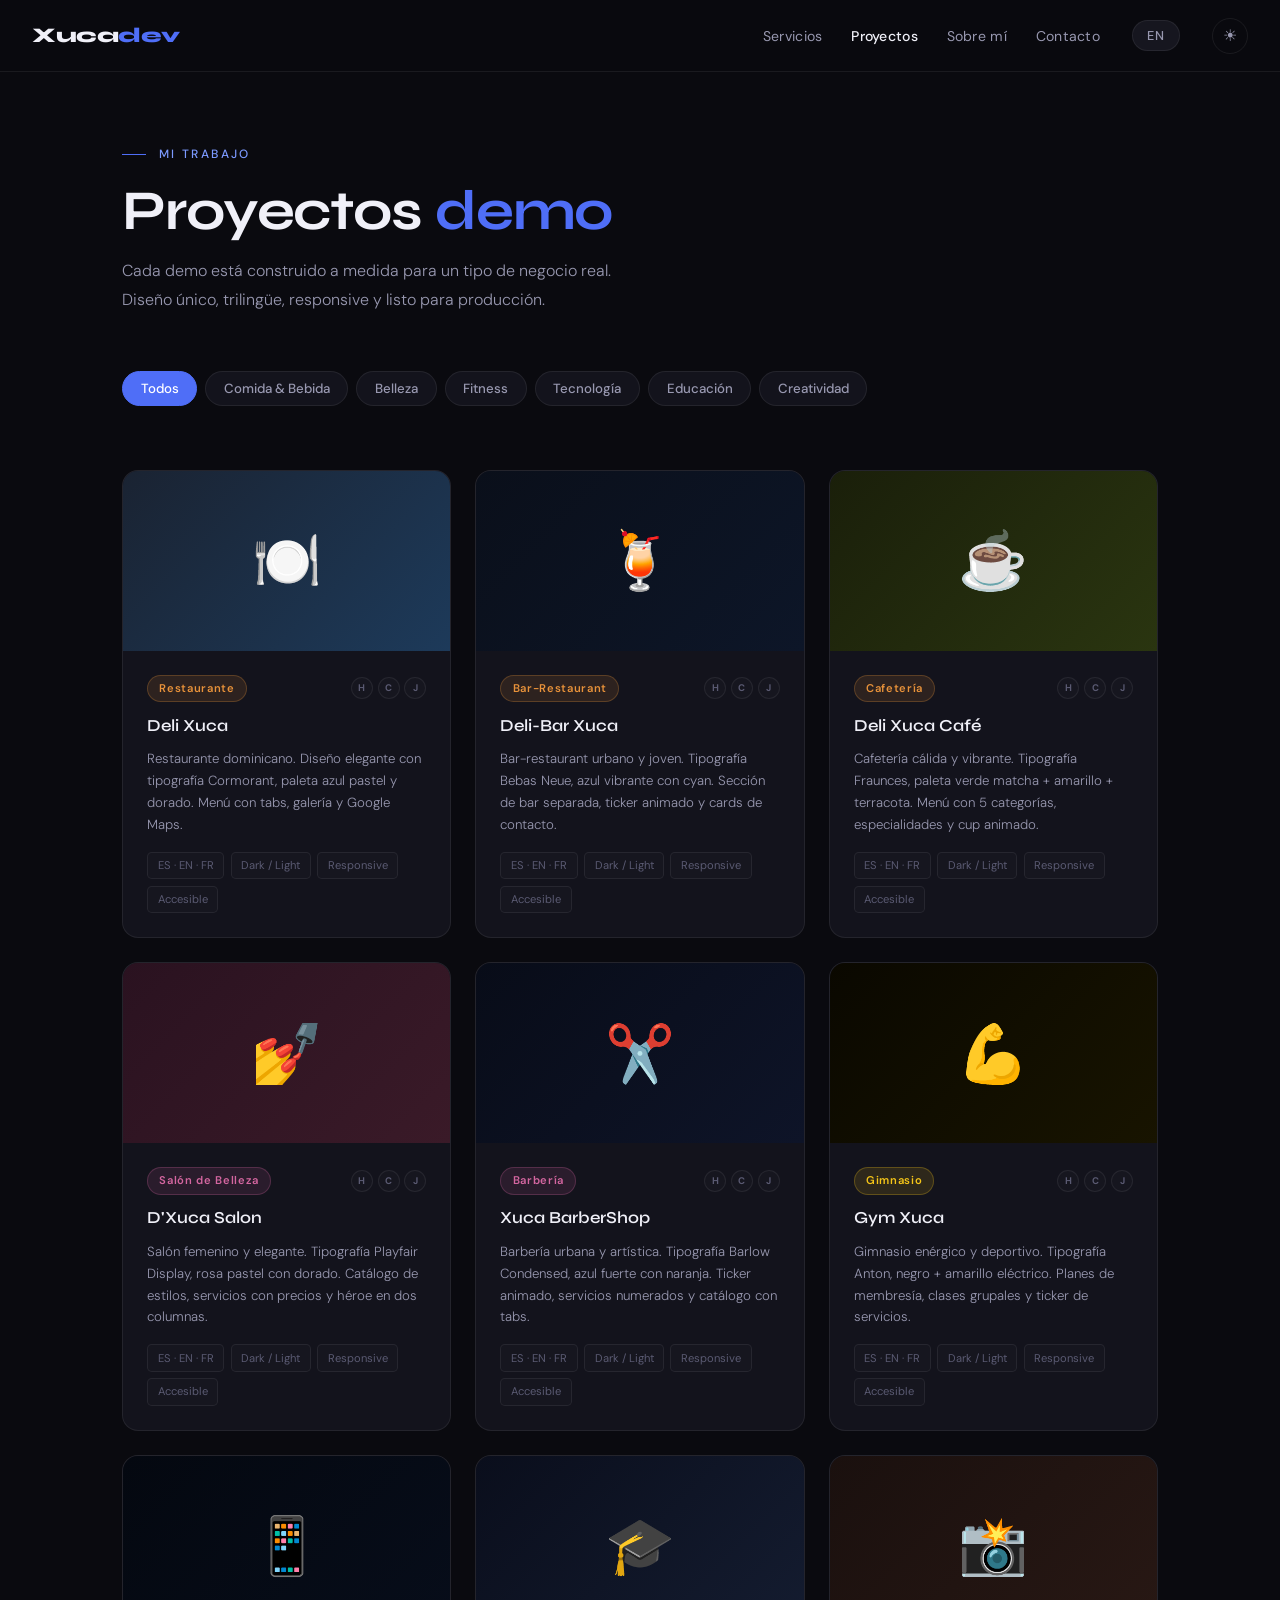
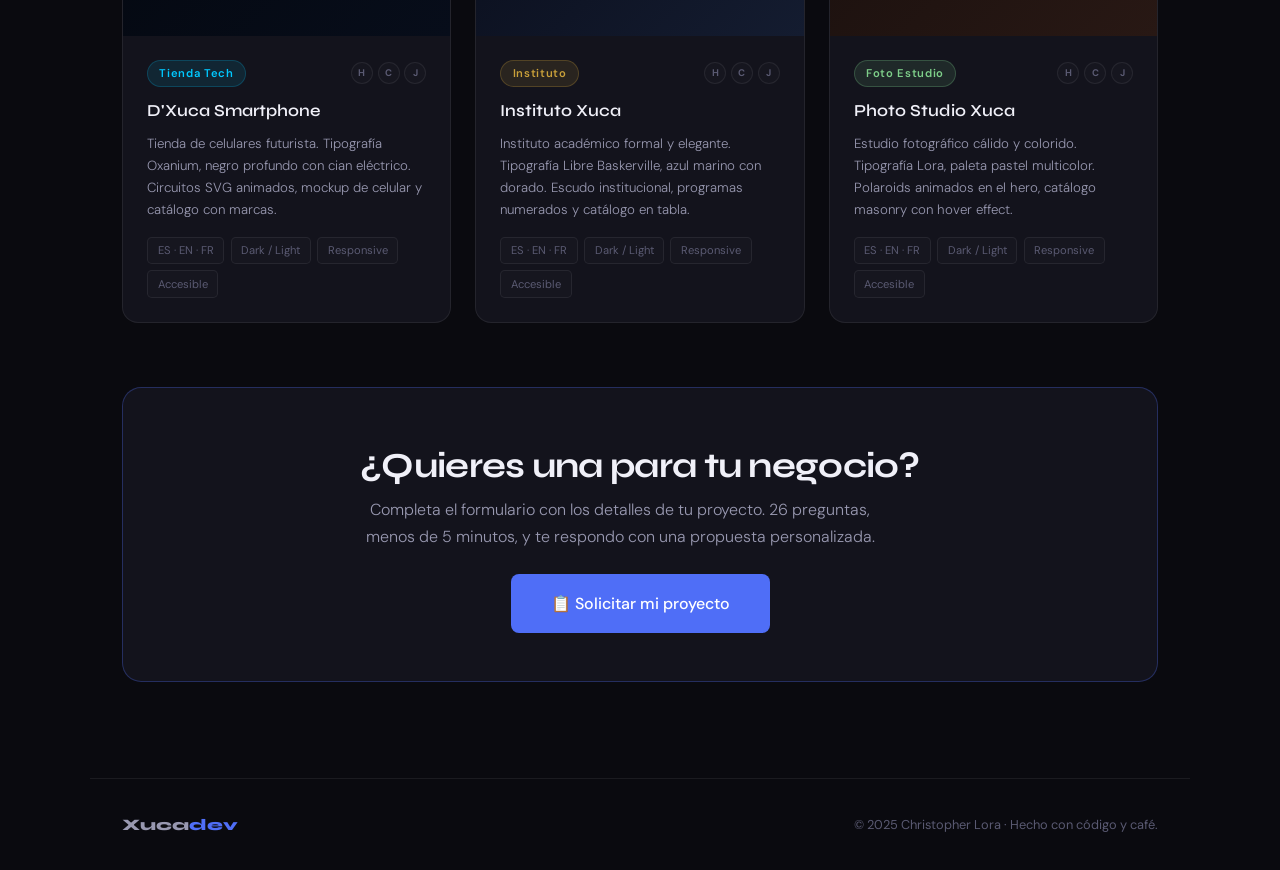
<file: projects.html>
<!DOCTYPE html>
<html lang="es" data-theme="dark">
<head>
  <meta charset="UTF-8">
  <meta name="viewport" content="width=device-width, initial-scale=1.0">
  <meta name="description" content="Proyectos de Xucadev — Demos de landing pages para negocios locales en Santiago, RD.">
  <title>Proyectos — Xucadev</title>
  <link rel="preconnect" href="https://fonts.googleapis.com">
  <link rel="preconnect" href="https://fonts.gstatic.com" crossorigin>
  <link href="https://fonts.googleapis.com/css2?family=Syne:wght@400;500;600;700;800&family=DM+Sans:wght@300;400;500&display=swap" rel="stylesheet">
  <link rel="stylesheet" href="styles.css">
</head>
<body>

  <nav id="navbar">
    <a href="index.html" class="nav-logo">Xuca<span>dev</span></a>
    <div class="nav-right">
      <ul class="nav-links">
        <li><a href="index.html#servicios" data-es="Servicios" data-en="Services">Servicios</a></li>
        <li><a href="projects.html"        data-es="Proyectos" data-en="Projects" class="nav-active">Proyectos</a></li>
        <li><a href="index.html#sobre-mi"  data-es="Sobre mí"  data-en="About">Sobre mí</a></li>
        <li><a href="index.html#contacto"  data-es="Contacto"  data-en="Contact">Contacto</a></li>
      </ul>
      <button class="lang-btn" id="langToggle" onclick="toggleLang()">EN</button>
      <button class="theme-btn" id="themeToggle" onclick="toggleTheme()" title="Toggle theme">☀</button>
    </div>
  </nav>

  <main class="projects-main">

    <!-- HEADER -->
    <section class="projects-header">
      <div class="ph-inner">
        <p class="section-label" data-es="Mi trabajo" data-en="My work">Mi trabajo</p>
        <h1 class="section-title projects-h1" id="ph-title">Proyectos <span class="accent-text">demo</span></h1>
        <p class="section-desc" id="ph-desc">Cada demo está construido a medida para un tipo de negocio real. Diseño único, trilingüe, responsive y listo para producción.</p>

        <!-- FILTROS -->
        <div class="pf-tabs" id="filterTabs">
          <button class="pf-tab active" data-filter="all"        id="ft-all"   onclick="filterProjects(this)">Todos</button>
          <button class="pf-tab" data-filter="food"              onclick="filterProjects(this)" data-es="Comida & Bebida" data-en="Food & Drink">Comida & Bebida</button>
          <button class="pf-tab" data-filter="beauty"            onclick="filterProjects(this)" data-es="Belleza" data-en="Beauty">Belleza</button>
          <button class="pf-tab" data-filter="fitness"           onclick="filterProjects(this)" data-es="Fitness" data-en="Fitness">Fitness</button>
          <button class="pf-tab" data-filter="tech"              onclick="filterProjects(this)" data-es="Tecnología" data-en="Technology">Tecnología</button>
          <button class="pf-tab" data-filter="education"         onclick="filterProjects(this)" data-es="Educación" data-en="Education">Educación</button>
          <button class="pf-tab" data-filter="creative"          onclick="filterProjects(this)" data-es="Creatividad" data-en="Creative">Creatividad</button>
        </div>
      </div>
    </section>

    <!-- GRID DE PROYECTOS -->
    <section class="projects-grid-section">
      <div class="projects-grid" id="projectsGrid">

        <!-- Restaurante -->
        <article class="project-card" data-category="food">
          <div class="project-thumb">
            <div class="project-thumb-ph pt-restaurant"><span>🍽️</span></div>
            <div class="project-overlay">
              <a href="../Restaurant/index.html" target="_blank" rel="noopener" class="project-btn-demo" id="demo-1" data-es="Ver demo" data-en="View demo">Ver demo</a>
            </div>
          </div>
          <div class="project-info">
            <div class="project-meta-row">
              <span class="project-category-tag food-tag" data-es="Restaurante" data-en="Restaurant">Restaurante</span>
              <div class="project-tech-dots">
                <span class="td" title="HTML">H</span>
                <span class="td" title="CSS">C</span>
                <span class="td" title="JS">J</span>
              </div>
            </div>
            <h3 class="project-name">Deli Xuca</h3>
            <p class="project-desc" data-es="Restaurante dominicano. Diseño elegante con tipografía Cormorant, paleta azul pastel y dorado. Menú con tabs, galería y Google Maps." data-en="Dominican restaurant. Elegant design with Cormorant typography, pastel blue and gold palette. Menu with tabs, gallery and Google Maps.">Restaurante dominicano. Diseño elegante con tipografía Cormorant, paleta azul pastel y dorado. Menú con tabs, galería y Google Maps.</p>
            <div class="project-features">
              <span class="pf-chip">ES · EN · FR</span>
              <span class="pf-chip">Dark / Light</span>
              <span class="pf-chip">Responsive</span>
              <span class="pf-chip">Accesible</span>
            </div>
          </div>
        </article>

        <!-- Bar-Restaurant -->
        <article class="project-card" data-category="food">
          <div class="project-thumb">
            <div class="project-thumb-ph pt-bar"><span>🍹</span></div>
            <div class="project-overlay">
              <a href="../Bar-Restaurant/index.html" target="_blank" rel="noopener" class="project-btn-demo" id="demo-2" data-es="Ver demo" data-en="View demo">Ver demo</a>
            </div>
          </div>
          <div class="project-info">
            <div class="project-meta-row">
              <span class="project-category-tag food-tag" data-es="Bar-Restaurant" data-en="Bar-Restaurant">Bar-Restaurant</span>
              <div class="project-tech-dots">
                <span class="td">H</span><span class="td">C</span><span class="td">J</span>
              </div>
            </div>
            <h3 class="project-name">Deli-Bar Xuca</h3>
            <p class="project-desc" data-es="Bar-restaurant urbano y joven. Tipografía Bebas Neue, azul vibrante con cyan. Sección de bar separada, ticker animado y cards de contacto." data-en="Young urban bar-restaurant. Bebas Neue typography, vibrant blue with cyan. Separate bar section, animated ticker and contact cards.">Bar-restaurant urbano y joven. Tipografía Bebas Neue, azul vibrante con cyan. Sección de bar separada, ticker animado y cards de contacto.</p>
            <div class="project-features">
              <span class="pf-chip">ES · EN · FR</span>
              <span class="pf-chip">Dark / Light</span>
              <span class="pf-chip">Responsive</span>
              <span class="pf-chip">Accesible</span>
            </div>
          </div>
        </article>

        <!-- Cafetería -->
        <article class="project-card" data-category="food">
          <div class="project-thumb">
            <div class="project-thumb-ph pt-cafe"><span>☕</span></div>
            <div class="project-overlay">
              <a href="../Cafeteria/index.html" target="_blank" rel="noopener" class="project-btn-demo" id="demo-3" data-es="Ver demo" data-en="View demo">Ver demo</a>
            </div>
          </div>
          <div class="project-info">
            <div class="project-meta-row">
              <span class="project-category-tag food-tag" data-es="Cafetería" data-en="Café">Cafetería</span>
              <div class="project-tech-dots">
                <span class="td">H</span><span class="td">C</span><span class="td">J</span>
              </div>
            </div>
            <h3 class="project-name">Deli Xuca Café</h3>
            <p class="project-desc" data-es="Cafetería cálida y vibrante. Tipografía Fraunces, paleta verde matcha + amarillo + terracota. Menú con 5 categorías, especialidades y cup animado." data-en="Warm and vibrant café. Fraunces typography, matcha green + yellow + terracotta palette. Menu with 5 categories, specials and animated cup.">Cafetería cálida y vibrante. Tipografía Fraunces, paleta verde matcha + amarillo + terracota. Menú con 5 categorías, especialidades y cup animado.</p>
            <div class="project-features">
              <span class="pf-chip">ES · EN · FR</span>
              <span class="pf-chip">Dark / Light</span>
              <span class="pf-chip">Responsive</span>
              <span class="pf-chip">Accesible</span>
            </div>
          </div>
        </article>

        <!-- Salón de Belleza -->
        <article class="project-card" data-category="beauty">
          <div class="project-thumb">
            <div class="project-thumb-ph pt-salon"><span>💅</span></div>
            <div class="project-overlay">
              <a href="../Salon de Belleza/index.html" target="_blank" rel="noopener" class="project-btn-demo" id="demo-4" data-es="Ver demo" data-en="View demo">Ver demo</a>
            </div>
          </div>
          <div class="project-info">
            <div class="project-meta-row">
              <span class="project-category-tag beauty-tag" data-es="Salón de Belleza" data-en="Beauty Salon">Salón de Belleza</span>
              <div class="project-tech-dots">
                <span class="td">H</span><span class="td">C</span><span class="td">J</span>
              </div>
            </div>
            <h3 class="project-name">D'Xuca Salon</h3>
            <p class="project-desc" data-es="Salón femenino y elegante. Tipografía Playfair Display, rosa pastel con dorado. Catálogo de estilos, servicios con precios y héroe en dos columnas." data-en="Feminine and elegant salon. Playfair Display typography, pastel rose with gold. Style catalog, services with pricing and two-column hero.">Salón femenino y elegante. Tipografía Playfair Display, rosa pastel con dorado. Catálogo de estilos, servicios con precios y héroe en dos columnas.</p>
            <div class="project-features">
              <span class="pf-chip">ES · EN · FR</span>
              <span class="pf-chip">Dark / Light</span>
              <span class="pf-chip">Responsive</span>
              <span class="pf-chip">Accesible</span>
            </div>
          </div>
        </article>

        <!-- Barbería -->
        <article class="project-card" data-category="beauty">
          <div class="project-thumb">
            <div class="project-thumb-ph pt-barber"><span>✂️</span></div>
            <div class="project-overlay">
              <a href="../Barberia/index.html" target="_blank" rel="noopener" class="project-btn-demo" id="demo-5" data-es="Ver demo" data-en="View demo">Ver demo</a>
            </div>
          </div>
          <div class="project-info">
            <div class="project-meta-row">
              <span class="project-category-tag beauty-tag" data-es="Barbería" data-en="Barbershop">Barbería</span>
              <div class="project-tech-dots">
                <span class="td">H</span><span class="td">C</span><span class="td">J</span>
              </div>
            </div>
            <h3 class="project-name">Xuca BarberShop</h3>
            <p class="project-desc" data-es="Barbería urbana y artística. Tipografía Barlow Condensed, azul fuerte con naranja. Ticker animado, servicios numerados y catálogo con tabs." data-en="Urban artistic barbershop. Barlow Condensed typography, strong blue with orange. Animated ticker, numbered services and tabbed catalog.">Barbería urbana y artística. Tipografía Barlow Condensed, azul fuerte con naranja. Ticker animado, servicios numerados y catálogo con tabs.</p>
            <div class="project-features">
              <span class="pf-chip">ES · EN · FR</span>
              <span class="pf-chip">Dark / Light</span>
              <span class="pf-chip">Responsive</span>
              <span class="pf-chip">Accesible</span>
            </div>
          </div>
        </article>

        <!-- Gimnasio -->
        <article class="project-card" data-category="fitness">
          <div class="project-thumb">
            <div class="project-thumb-ph pt-gym"><span>💪</span></div>
            <div class="project-overlay">
              <a href="../Gym/index.html" target="_blank" rel="noopener" class="project-btn-demo" id="demo-6" data-es="Ver demo" data-en="View demo">Ver demo</a>
            </div>
          </div>
          <div class="project-info">
            <div class="project-meta-row">
              <span class="project-category-tag fitness-tag" data-es="Gimnasio" data-en="Gym">Gimnasio</span>
              <div class="project-tech-dots">
                <span class="td">H</span><span class="td">C</span><span class="td">J</span>
              </div>
            </div>
            <h3 class="project-name">Gym Xuca</h3>
            <p class="project-desc" data-es="Gimnasio enérgico y deportivo. Tipografía Anton, negro + amarillo eléctrico. Planes de membresía, clases grupales y ticker de servicios." data-en="Energetic sports gym. Anton typography, black + electric yellow. Membership plans, group classes and services ticker.">Gimnasio enérgico y deportivo. Tipografía Anton, negro + amarillo eléctrico. Planes de membresía, clases grupales y ticker de servicios.</p>
            <div class="project-features">
              <span class="pf-chip">ES · EN · FR</span>
              <span class="pf-chip">Dark / Light</span>
              <span class="pf-chip">Responsive</span>
              <span class="pf-chip">Accesible</span>
            </div>
          </div>
        </article>

        <!-- SmartShop -->
        <article class="project-card" data-category="tech">
          <div class="project-thumb">
            <div class="project-thumb-ph pt-tech"><span>📱</span></div>
            <div class="project-overlay">
              <a href="../SmartShop/index.html" target="_blank" rel="noopener" class="project-btn-demo" id="demo-7" data-es="Ver demo" data-en="View demo">Ver demo</a>
            </div>
          </div>
          <div class="project-info">
            <div class="project-meta-row">
              <span class="project-category-tag tech-tag" data-es="Tienda Tech" data-en="Tech Store">Tienda Tech</span>
              <div class="project-tech-dots">
                <span class="td">H</span><span class="td">C</span><span class="td">J</span>
              </div>
            </div>
            <h3 class="project-name">D'Xuca Smartphone</h3>
            <p class="project-desc" data-es="Tienda de celulares futurista. Tipografía Oxanium, negro profundo con cian eléctrico. Circuitos SVG animados, mockup de celular y catálogo con marcas." data-en="Futuristic phone store. Oxanium typography, deep black with electric cyan. Animated SVG circuits, phone mockup and brand catalog.">Tienda de celulares futurista. Tipografía Oxanium, negro profundo con cian eléctrico. Circuitos SVG animados, mockup de celular y catálogo con marcas.</p>
            <div class="project-features">
              <span class="pf-chip">ES · EN · FR</span>
              <span class="pf-chip">Dark / Light</span>
              <span class="pf-chip">Responsive</span>
              <span class="pf-chip">Accesible</span>
            </div>
          </div>
        </article>

        <!-- Instituto -->
        <article class="project-card" data-category="education">
          <div class="project-thumb">
            <div class="project-thumb-ph pt-institute"><span>🎓</span></div>
            <div class="project-overlay">
              <a href="../Instituto/index.html" target="_blank" rel="noopener" class="project-btn-demo" id="demo-8" data-es="Ver demo" data-en="View demo">Ver demo</a>
            </div>
          </div>
          <div class="project-info">
            <div class="project-meta-row">
              <span class="project-category-tag edu-tag" data-es="Instituto" data-en="Institute">Instituto</span>
              <div class="project-tech-dots">
                <span class="td">H</span><span class="td">C</span><span class="td">J</span>
              </div>
            </div>
            <h3 class="project-name">Instituto Xuca</h3>
            <p class="project-desc" data-es="Instituto académico formal y elegante. Tipografía Libre Baskerville, azul marino con dorado. Escudo institucional, programas numerados y catálogo en tabla." data-en="Formal and elegant academic institute. Libre Baskerville typography, navy blue with gold. Institutional crest, numbered programs and table catalog.">Instituto académico formal y elegante. Tipografía Libre Baskerville, azul marino con dorado. Escudo institucional, programas numerados y catálogo en tabla.</p>
            <div class="project-features">
              <span class="pf-chip">ES · EN · FR</span>
              <span class="pf-chip">Dark / Light</span>
              <span class="pf-chip">Responsive</span>
              <span class="pf-chip">Accesible</span>
            </div>
          </div>
        </article>

        <!-- Photo Studio -->
        <article class="project-card" data-category="creative">
          <div class="project-thumb">
            <div class="project-thumb-ph pt-photo"><span>📸</span></div>
            <div class="project-overlay">
              <a href="../Photo Studio/index.html" target="_blank" rel="noopener" class="project-btn-demo" id="demo-9" data-es="Ver demo" data-en="View demo">Ver demo</a>
            </div>
          </div>
          <div class="project-info">
            <div class="project-meta-row">
              <span class="project-category-tag creative-tag" data-es="Foto Estudio" data-en="Photo Studio">Foto Estudio</span>
              <div class="project-tech-dots">
                <span class="td">H</span><span class="td">C</span><span class="td">J</span>
              </div>
            </div>
            <h3 class="project-name">Photo Studio Xuca</h3>
            <p class="project-desc" data-es="Estudio fotográfico cálido y colorido. Tipografía Lora, paleta pastel multicolor. Polaroids animados en el hero, catálogo masonry con hover effect." data-en="Warm and colorful photo studio. Lora typography, multicolor pastel palette. Animated polaroids in hero, masonry catalog with hover effect.">Estudio fotográfico cálido y colorido. Tipografía Lora, paleta pastel multicolor. Polaroids animados en el hero, catálogo masonry con hover effect.</p>
            <div class="project-features">
              <span class="pf-chip">ES · EN · FR</span>
              <span class="pf-chip">Dark / Light</span>
              <span class="pf-chip">Responsive</span>
              <span class="pf-chip">Accesible</span>
            </div>
          </div>
        </article>

      </div>

      <!-- CTA FORMULARIO -->
      <div class="projects-form-cta">
        <div class="pfc-inner">
          <div class="pfc-text">
            <h2 id="pfc-title" data-es="¿Quieres una para tu negocio?" data-en="Want one for your business?">¿Quieres una para tu negocio?</h2>
            <p id="pfc-desc" data-es="Completa el formulario con los detalles de tu proyecto. 26 preguntas, menos de 5 minutos, y te respondo con una propuesta personalizada." data-en="Fill out the form with your project details. 26 questions, less than 5 minutes, and I'll respond with a personalized proposal.">Completa el formulario con los detalles de tu proyecto. 26 preguntas, menos de 5 minutos, y te respondo con una propuesta personalizada.</p>
          </div>
          <a href="https://forms.gle/sHBFbMPXAibnXnLZ8" target="_blank" rel="noopener" class="btn-primary pfc-btn" id="pfc-btn" data-es="📋 Solicitar mi proyecto" data-en="📋 Request my project">📋 Solicitar mi proyecto</a>
        </div>
      </div>

    </section>

  </main>

  <hr class="divider">

  <footer>
    <a href="index.html" class="footer-logo">Xuca<span>dev</span></a>
    <p class="footer-copy" id="footer-copy">© 2025 Christopher Lora · Hecho con código y café.</p>
  </footer>

  <script src="main.js"></script>
</body>
</html>
</file>
<file: styles.css>
:root {
  --bg: #0a0a0f;
  --bg2: #111118;
  --bg3: #16161f;
  --accent: #4f6ef7;
  --accent2: #7c9aff;
  --accent3: #a8bbff;
  --text: #f0f0f8;
  --text2: #9898b0;
  --text3: #5a5a72;
  --border: rgba(255,255,255,0.07);
  --border2: rgba(79,110,247,0.3);
  --card-bg: #13131c;

  /* Colores de categoría */
  --food:      #e8923a;
  --beauty:    #d466a0;
  --fitness:   #f5c518;
  --tech:      #00c8ff;
  --edu:       #c9a03a;
  --creative:  #7ecf8a;
}

[data-theme="light"] {
  --bg: #f5f5fa;
  --bg2: #eeeef6;
  --bg3: #e6e6f0;
  --accent: #3352e0;
  --accent2: #4f6ef7;
  --accent3: #2a42c2;
  --text: #0d0d1a;
  --text2: #4a4a6a;
  --text3: #9898b0;
  --border: rgba(0,0,0,0.08);
  --border2: rgba(53,82,224,0.25);
  --card-bg: #ffffff;
}

/* Reset */
*,*::before,*::after { margin:0; padding:0; box-sizing:border-box; }
html { scroll-behavior: smooth; }

body {
  font-family: 'DM Sans', sans-serif;
  background: var(--bg); color: var(--text);
  font-size: 16px; line-height: 1.7;
  transition: background 0.3s, color 0.3s;
  overflow-x: hidden;
}

/* NAV */
nav {
  position: fixed; top:0; left:0; right:0; z-index:100;
  padding: 1.1rem 2rem;
  display: flex; align-items: center; justify-content: space-between;
  background: rgba(10,10,15,0.85); backdrop-filter: blur(20px);
  border-bottom: 1px solid var(--border); transition: background 0.3s;
}

[data-theme="light"] nav { background: rgba(245,245,250,0.88); }

.nav-logo {
  font-family: 'Syne', sans-serif; font-weight: 800; font-size: 1.3rem;
  color: var(--text); text-decoration: none; letter-spacing: -0.02em;
}

.nav-logo span { color: var(--accent); }

.nav-right { display: flex; align-items: center; gap: 2rem; }

.nav-links {
  display: flex; gap: 1.8rem; list-style: none;
}

.nav-links a {
  font-size: 0.88rem; color: var(--text2); text-decoration: none;
  font-weight: 400; letter-spacing: 0.02em; transition: color 0.2s;
}

.nav-links a:hover, .nav-links a.nav-active { color: var(--text); }
.nav-links a.nav-active { font-weight: 500; }

.lang-btn {
  background: var(--bg3); border: 1px solid var(--border);
  color: var(--text2); font-family: 'DM Sans', sans-serif;
  font-size: 0.8rem; font-weight: 500; padding: 0.4rem 0.9rem;
  border-radius: 2rem; cursor: pointer; transition: all 0.2s; letter-spacing: 0.05em;
}

.lang-btn:hover { border-color: var(--accent); color: var(--accent2); }

.theme-btn {
  background: none; border: 1px solid var(--border);
  color: var(--text2); font-size: 1rem;
  width: 36px; height: 36px; border-radius: 50%; cursor: pointer;
  display: flex; align-items: center; justify-content: center; transition: all 0.2s;
}

.theme-btn:hover { border-color: var(--accent); color: var(--accent2); }

/* LAYOUT */
main { position: relative; z-index: 1; }
section { padding: 7rem 2rem; max-width: 1100px; margin: 0 auto; }

.divider {
  border: none; border-top: 1px solid var(--border);
  max-width: 1100px; margin: 0 auto;
}

/* BOTONES */
.btn-primary {
  display: inline-flex; align-items: center; gap: 0.5rem;
  background: var(--accent); color: #fff; text-decoration: none;
  font-family: 'DM Sans', sans-serif; font-weight: 500; font-size: 0.95rem;
  padding: 0.85rem 1.8rem; border-radius: 0.5rem;
  border: none; cursor: pointer; transition: all 0.25s;
}

.btn-primary:hover { background: var(--accent2); transform: translateY(-2px); }

.btn-secondary {
  display: inline-flex; align-items: center; gap: 0.5rem;
  background: transparent; color: var(--text); text-decoration: none;
  font-family: 'DM Sans', sans-serif; font-weight: 400; font-size: 0.95rem;
  padding: 0.85rem 1.8rem; border-radius: 0.5rem;
  border: 1px solid var(--border); transition: all 0.25s;
}

.btn-secondary:hover { border-color: var(--accent); color: var(--accent2); transform: translateY(-2px); }

.btn-outline {
  display: inline-flex; align-items: center; gap: 0.5rem;
  background: transparent; color: var(--text); text-decoration: none;
  font-family: 'DM Sans', sans-serif; font-weight: 500; font-size: 0.95rem;
  padding: 0.85rem 1.8rem; border-radius: 0.5rem;
  border: 1px solid var(--border2); transition: all 0.25s;
}

.btn-outline:hover { border-color: var(--accent); color: var(--accent); transform: translateY(-2px); }

/* SECTION SHARED */
.section-label {
  font-size: 0.75rem; letter-spacing: 0.2em; color: var(--accent2);
  font-weight: 500; text-transform: uppercase; margin-bottom: 0.8rem;
  display: flex; align-items: center; gap: 0.8rem;
}

.section-label::before {
  content: ''; display: block; width: 1.5rem; height: 1px; background: var(--accent);
}

.section-title {
  font-family: 'Syne', sans-serif; font-size: clamp(1.8rem, 4vw, 2.8rem);
  font-weight: 700; letter-spacing: -0.02em; color: var(--text);
  margin-bottom: 1rem; line-height: 1.2;
}

.accent-text { color: var(--accent); }

.section-desc {
  color: var(--text2); font-size: 1rem; max-width: 520px;
  margin-bottom: 3.5rem; font-weight: 300; line-height: 1.8;
}

/* =========================================
   INDEX — HERO
   ========================================= */
.hero {
  min-height: 100vh; display: flex; flex-direction: column;
  justify-content: center; padding-top: 8rem; padding-bottom: 4rem;
  position: relative;
}

.hero-glow {
  position: absolute; top: 20%; right: -10%;
  width: 500px; height: 500px;
  background: radial-gradient(circle, rgba(79,110,247,0.12) 0%, transparent 70%);
  pointer-events: none; border-radius: 50%;
}

.hero-eyebrow {
  font-size: 0.8rem; letter-spacing: 0.2em; color: var(--accent2);
  font-weight: 500; margin-bottom: 1.5rem; text-transform: uppercase;
  display: flex; align-items: center; gap: 0.8rem;
  animation: fadeInUp 0.6s ease both;
}

.hero-eyebrow::before {
  content: ''; display: block; width: 2rem; height: 1px; background: var(--accent);
}

.hero-title {
  font-family: 'Syne', sans-serif;
  font-size: clamp(3rem, 8vw, 6.5rem);
  font-weight: 800; line-height: 1.0; letter-spacing: -0.03em;
  color: var(--text); margin-bottom: 1.5rem;
  animation: fadeInUp 0.6s ease 0.1s both;
}

.hero-title .line2 { color: var(--accent); display: block; }

.hero-subtitle {
  font-size: 1.1rem; color: var(--text2); max-width: 480px;
  margin-bottom: 3rem; font-weight: 300; line-height: 1.8;
  animation: fadeInUp 0.6s ease 0.2s both;
}

.hero-actions {
  display: flex; gap: 1rem; flex-wrap: wrap;
  animation: fadeInUp 0.6s ease 0.3s both;
}

.hero-tags {
  display: flex; gap: 0.6rem; flex-wrap: wrap; margin-top: 2.5rem;
  animation: fadeInUp 0.6s ease 0.4s both;
}

.tag {
  font-size: 0.78rem; font-weight: 500; color: var(--text3);
  border: 1px solid var(--border); padding: 0.3rem 0.8rem;
  border-radius: 2rem; letter-spacing: 0.03em; transition: all 0.2s;
}

.tag:hover { border-color: var(--border2); color: var(--accent3); }

/* SERVICES */
.services-grid {
  display: grid; grid-template-columns: repeat(auto-fill, minmax(300px, 1fr));
  gap: 1px; border: 1px solid var(--border); border-radius: 1rem;
  overflow: hidden; background: var(--border);
}

.service-card {
  background: var(--card-bg); padding: 2rem; transition: background 0.25s;
  position: relative; overflow: hidden;
}

.service-card::before {
  content: ''; position: absolute; top:0; left:0; width:3px; height:0;
  background: var(--accent); transition: height 0.3s;
}

.service-card:hover { background: var(--bg3); }
.service-card:hover::before { height: 100%; }

.service-icon {
  width: 42px; height: 42px; border-radius: 0.6rem;
  background: rgba(79,110,247,0.1); border: 1px solid rgba(79,110,247,0.2);
  display: flex; align-items: center; justify-content: center;
  margin-bottom: 1.2rem; font-size: 1.2rem;
}

.service-title {
  font-family: 'Syne', sans-serif; font-size: 1rem; font-weight: 600;
  color: var(--text); margin-bottom: 0.6rem; letter-spacing: -0.01em;
}

.service-card .service-desc {
  font-size: 0.88rem; color: var(--text2); line-height: 1.7; font-weight: 300;
}

/* PROJECTS PREVIEW (index) */
#proyectos-preview { padding-top: 5rem; }

.projects-preview-grid {
  display: grid; grid-template-columns: repeat(auto-fill, minmax(300px, 1fr));
  gap: 1.2rem; margin-bottom: 2.5rem;
}

.pp-card {
  background: var(--card-bg); border: 1px solid var(--border);
  border-radius: 0.8rem; overflow: hidden; transition: all 0.25s;
}

.pp-card:hover { border-color: var(--border2); transform: translateY(-3px); }

.pp-thumb {
  height: 150px; background: var(--bg3);
  display: flex; align-items: center; justify-content: center; font-size: 3rem;
}

.pp-info { padding: 1.2rem; }

.pp-cat {
  font-size: 0.7rem; font-weight: 500; color: var(--accent2);
  text-transform: uppercase; letter-spacing: 0.1em; display: block; margin-bottom: 0.4rem;
}

.pp-info h3 {
  font-family: 'Syne', sans-serif; font-size: 1rem; font-weight: 600;
  color: var(--text); margin-bottom: 0.4rem;
}

.pp-info p { font-size: 0.83rem; color: var(--text2); font-weight: 300; line-height: 1.6; }

.pp-cta { text-align: center; }

/* FORM CTA BOX */
.form-cta-box {
  background: var(--card-bg); border: 1px solid var(--border2);
  border-radius: 0.8rem; padding: 1.5rem 2rem; margin-bottom: 2rem;
}

.form-cta-label {
  font-size: 0.7rem; font-weight: 600; color: var(--accent2);
  text-transform: uppercase; letter-spacing: 0.15em; margin-bottom: 0.5rem;
}

.form-cta-desc {
  font-size: 0.9rem; color: var(--text2); font-weight: 300; line-height: 1.7;
  margin-bottom: 1.2rem;
}

.form-btn { width: fit-content; }

/* ABOUT */
.about-grid {
  display: grid; grid-template-columns: 1fr 1fr; gap: 5rem; align-items: center;
}

.about-visual { position: relative; }

.about-card-main {
  background: var(--card-bg); border: 1px solid var(--border);
  border-radius: 1rem; padding: 2rem; position: relative; z-index: 1;
}

.about-avatar {
  width: 64px; height: 64px; border-radius: 50%;
  background: linear-gradient(135deg, var(--accent), #7c4ef7);
  display: flex; align-items: center; justify-content: center;
  font-family: 'Syne', sans-serif; font-weight: 800; font-size: 1.4rem;
  color: #fff; margin-bottom: 1rem;
}

.about-name {
  font-family: 'Syne', sans-serif; font-size: 1.1rem; font-weight: 700;
  color: var(--text); margin-bottom: 0.2rem;
}

.about-role { font-size: 0.85rem; color: var(--accent2); margin-bottom: 0.5rem; }
.about-location { font-size: 0.85rem; color: var(--text2); }

.about-stats {
  display: grid; grid-template-columns: 1fr 1fr; gap: 0.8rem;
  margin-top: 1.5rem; padding-top: 1.5rem; border-top: 1px solid var(--border);
}

.stat-item {
  text-align: center; padding: 0.8rem; background: var(--bg3); border-radius: 0.5rem;
}

.stat-num {
  font-family: 'Syne', sans-serif; font-size: 1.5rem; font-weight: 700; color: var(--accent2);
}

.stat-label { font-size: 0.72rem; color: var(--text3); text-transform: uppercase; letter-spacing: 0.08em; }

.about-floating {
  position: absolute; bottom: -1.5rem; right: -1.5rem;
  background: var(--bg3); border: 1px solid var(--border2); border-radius: 0.8rem;
  padding: 0.9rem 1.2rem; font-size: 0.82rem; color: var(--accent3); font-weight: 500; z-index: 2;
}

.about-text h3 {
  font-family: 'Syne', sans-serif; font-size: 1.5rem; font-weight: 700;
  color: var(--text); margin-bottom: 1rem; letter-spacing: -0.02em;
}

.about-text p {
  color: var(--text2); font-size: 0.95rem; line-height: 1.85;
  font-weight: 300; margin-bottom: 1.2rem;
}

.skills-list { display: flex; flex-wrap: wrap; gap: 0.5rem; margin-top: 1.5rem; }

.skill-pill {
  font-size: 0.8rem; font-weight: 500; color: var(--accent3);
  background: rgba(79,110,247,0.1); border: 1px solid rgba(79,110,247,0.2);
  padding: 0.35rem 0.9rem; border-radius: 2rem;
}

/* CERTS */
.certs-grid {
  display: grid; grid-template-columns: repeat(auto-fill, minmax(280px, 1fr)); gap: 1.2rem;
}

.cert-card {
  background: var(--card-bg); border: 1px solid var(--border);
  border-radius: 0.8rem; padding: 1.5rem;
  display: flex; gap: 1rem; align-items: flex-start;
  transition: border-color 0.25s, transform 0.25s;
}

.cert-card:hover { border-color: var(--border2); transform: translateY(-3px); }

.cert-icon {
  width: 38px; height: 38px; border-radius: 0.5rem;
  background: rgba(79,110,247,0.1); border: 1px solid rgba(79,110,247,0.2);
  display: flex; align-items: center; justify-content: center;
  font-size: 1rem; flex-shrink: 0;
}

.cert-name { font-size: 0.9rem; font-weight: 500; color: var(--text); margin-bottom: 0.3rem; }
.cert-issuer { font-size: 0.78rem; color: var(--text3); }

/* CONTACT */
.contact-wrapper {
  display: grid; grid-template-columns: 1fr 1fr; gap: 5rem; align-items: start;
}

.contact-info h3 {
  font-family: 'Syne', sans-serif; font-size: 1.4rem; font-weight: 700;
  color: var(--text); margin-bottom: 1rem; letter-spacing: -0.02em;
}

.contact-info p {
  color: var(--text2); font-size: 0.95rem; line-height: 1.8;
  font-weight: 300; margin-bottom: 2rem;
}

.contact-link {
  display: flex; align-items: center; gap: 0.8rem;
  color: var(--text2); text-decoration: none; font-size: 0.9rem;
  padding: 0.8rem 0; border-bottom: 1px solid var(--border); transition: color 0.2s;
}

.contact-link:hover { color: var(--accent2); }

.contact-link-icon {
  width: 30px; height: 30px; border-radius: 0.4rem;
  background: var(--bg3); display: flex; align-items: center;
  justify-content: center; font-size: 0.85rem;
}

.contact-form { display: flex; flex-direction: column; gap: 1rem; }

.form-group { display: flex; flex-direction: column; gap: 0.4rem; }

.form-group label {
  font-size: 0.8rem; color: var(--text3); font-weight: 500;
  letter-spacing: 0.05em; text-transform: uppercase;
}

.form-group input, .form-group textarea {
  background: var(--card-bg); border: 1px solid var(--border);
  border-radius: 0.5rem; padding: 0.85rem 1rem; color: var(--text);
  font-family: 'DM Sans', sans-serif; font-size: 0.95rem;
  font-weight: 300; outline: none; transition: border-color 0.2s; resize: none;
}

.form-group input:focus, .form-group textarea:focus { border-color: var(--accent); }
.form-group input::placeholder, .form-group textarea::placeholder { color: var(--text3); }

.form-note { font-size: 0.78rem; color: var(--text3); }

/* =========================================
   PROJECTS PAGE
   ========================================= */
.projects-main { padding-top: 5rem; }

.projects-header {
  padding: 4rem 2rem 2rem;
  max-width: 1100px; margin: 0 auto;
}

.ph-inner { max-width: 1100px; }
.projects-h1 { font-size: clamp(2.2rem, 5vw, 3.5rem); margin-bottom: 0.8rem; }

/* Filtros */
.pf-tabs {
  display: flex; gap: 0.5rem; flex-wrap: wrap; margin-top: 2.5rem;
}

.pf-tab {
  background: var(--card-bg); border: 1px solid var(--border);
  color: var(--text2); font-family: 'DM Sans', sans-serif;
  font-size: 0.83rem; font-weight: 500; padding: 0.5rem 1.1rem;
  border-radius: 2rem; cursor: pointer; transition: all 0.2s;
}

.pf-tab:hover { border-color: var(--border2); color: var(--accent3); }
.pf-tab.active { background: var(--accent); border-color: var(--accent); color: #fff; }

/* Grid de proyectos */
.projects-grid-section { padding: 2rem 2rem 6rem; max-width: 1100px; margin: 0 auto; }

.projects-grid {
  display: grid; grid-template-columns: repeat(auto-fill, minmax(320px, 1fr));
  gap: 1.5rem; margin-bottom: 4rem;
}

.project-card {
  background: var(--card-bg); border: 1px solid var(--border);
  border-radius: 1rem; overflow: hidden; transition: all 0.25s;
}

.project-card:hover { border-color: var(--border2); transform: translateY(-4px); }
.project-card.hidden { display: none; }

.project-thumb { height: 180px; position: relative; overflow: hidden; }

.project-thumb-ph {
  width: 100%; height: 100%; display: flex;
  align-items: center; justify-content: center; font-size: 3.5rem;
  transition: transform 0.3s;
}

.project-card:hover .project-thumb-ph { transform: scale(1.05); }

/* Colores de thumbs */
.pt-restaurant { background: linear-gradient(135deg, #1a2332, #1d3a5a); }
.pt-bar        { background: linear-gradient(135deg, #0a0f1a, #0d1628); }
.pt-cafe       { background: linear-gradient(135deg, #1a1f0a, #2a3510); }
.pt-salon      { background: linear-gradient(135deg, #2a1220, #3a1a28); }
.pt-barber     { background: linear-gradient(135deg, #080c18, #0e1428); }
.pt-gym        { background: linear-gradient(135deg, #0a0800, #181400); }
.pt-tech       { background: linear-gradient(135deg, #040810, #070d1a); }
.pt-institute  { background: linear-gradient(135deg, #0a0e1c, #141c30); }
.pt-photo      { background: linear-gradient(135deg, #1a100e, #281814); }

.project-overlay {
  position: absolute; inset: 0;
  background: rgba(10,10,15,0.82);
  display: flex; align-items: center; justify-content: center;
  opacity: 0; transition: opacity 0.3s;
}

.project-card:hover .project-overlay { opacity: 1; }

.project-btn-demo {
  background: var(--accent); color: #fff; text-decoration: none;
  font-size: 0.88rem; font-weight: 500; padding: 0.65rem 1.6rem;
  border-radius: 0.4rem; transition: background 0.2s;
}

.project-btn-demo:hover { background: var(--accent2); }

.project-info { padding: 1.5rem; }

.project-meta-row {
  display: flex; justify-content: space-between; align-items: center;
  margin-bottom: 0.6rem;
}

.project-category-tag {
  font-size: 0.7rem; font-weight: 600; padding: 0.2rem 0.7rem;
  border-radius: 2rem; letter-spacing: 0.06em;
}

.food-tag     { background: rgba(232,146,58,0.12); color: var(--food); border: 1px solid rgba(232,146,58,0.25); }
.beauty-tag   { background: rgba(212,102,160,0.12); color: var(--beauty); border: 1px solid rgba(212,102,160,0.25); }
.fitness-tag  { background: rgba(245,197,24,0.12); color: var(--fitness); border: 1px solid rgba(245,197,24,0.25); }
.tech-tag     { background: rgba(0,200,255,0.1); color: var(--tech); border: 1px solid rgba(0,200,255,0.2); }
.edu-tag      { background: rgba(201,160,58,0.12); color: var(--edu); border: 1px solid rgba(201,160,58,0.25); }
.creative-tag { background: rgba(126,207,138,0.12); color: var(--creative); border: 1px solid rgba(126,207,138,0.25); }

.project-tech-dots { display: flex; gap: 0.3rem; }

.td {
  width: 22px; height: 22px; border-radius: 50%; background: var(--bg3);
  border: 1px solid var(--border); display: flex; align-items: center;
  justify-content: center; font-size: 0.6rem; font-weight: 700; color: var(--text3);
}

.project-name {
  font-family: 'Syne', sans-serif; font-size: 1.05rem; font-weight: 600;
  color: var(--text); margin-bottom: 0.5rem;
}

.project-desc {
  font-size: 0.83rem; color: var(--text2); line-height: 1.65;
  font-weight: 300; margin-bottom: 1rem;
}

.project-features { display: flex; flex-wrap: wrap; gap: 0.4rem; }

.pf-chip {
  font-size: 0.7rem; color: var(--text3); background: var(--bg3);
  border: 1px solid var(--border); padding: 0.2rem 0.6rem; border-radius: 0.3rem;
}

/* PROJECTS FORM CTA */
.projects-form-cta {
  background: var(--card-bg); border: 1px solid var(--border2);
  border-radius: 1.2rem; padding: 3rem; text-align: center;
}

.pfc-inner {
  display: flex; flex-direction: column; align-items: center; gap: 1.5rem;
}

.pfc-inner h2 {
  font-family: 'Syne', sans-serif; font-size: clamp(1.5rem, 3vw, 2.2rem);
  font-weight: 700; color: var(--text); letter-spacing: -0.02em;
}

.pfc-inner p { color: var(--text2); font-size: 1rem; max-width: 520px; line-height: 1.7; font-weight: 300; }

.pfc-btn { font-size: 1rem; padding: 1rem 2.5rem; }

/* FOOTER */
footer {
  padding: 2rem; display: flex; align-items: center;
  justify-content: space-between; max-width: 1100px; margin: 0 auto;
}

.footer-logo {
  font-family: 'Syne', sans-serif; font-weight: 800; font-size: 1rem;
  color: var(--text2); text-decoration: none;
}

.footer-logo span { color: var(--accent); }
.footer-copy { font-size: 0.8rem; color: var(--text3); }

/* ANIMATIONS */
@keyframes fadeInUp {
  from { opacity: 0; transform: translateY(30px); }
  to   { opacity: 1; transform: translateY(0); }
}

/* RESPONSIVE */
@media (max-width: 900px) {
  .about-grid     { grid-template-columns: 1fr; gap: 3rem; }
  .contact-wrapper { grid-template-columns: 1fr; gap: 3rem; }
  .about-floating { display: none; }
}

@media (max-width: 768px) {
  nav { padding: 1rem; }
  .nav-links { display: none; }
  section { padding: 4rem 1.2rem; }
  footer { flex-direction: column; gap: 1rem; text-align: center; }
  .hero { padding-top: 6rem; }
  .projects-grid { grid-template-columns: 1fr; }
  .projects-header { padding: 4rem 1.2rem 2rem; }
  .projects-grid-section { padding: 2rem 1.2rem 4rem; }
  .projects-form-cta { padding: 2rem 1.2rem; }
}
</file>
<file: Bar-Restaurant/styles.css>
/* Deli-Bar Xuca — styles.css */

/* Variables */
:root {
  --bg:      #060810;
  --bg2:     #0b0f1a;
  --bg3:     #111827;
  --card:    #0e1220;
  --accent:  #1d6ff5;
  --accent2: #4d8ff7;
  --accent3: #7aaeff;
  --neon:    #00d4ff;
  --pink:    #f72585;
  --text:    #eef2ff;
  --text2:   #8896b0;
  --text3:   #4a5568;
  --border:  rgba(29,111,245,0.15);
  --border2: rgba(29,111,245,0.4);
  --wa:      #25d366;
}

[data-theme="light"] {
  --bg:      #f0f4ff;
  --bg2:     #e6edff;
  --bg3:     #d8e4ff;
  --card:    #ffffff;
  --accent:  #1d4ed8;
  --accent2: #2563eb;
  --accent3: #3b82f6;
  --neon:    #0891b2;
  --pink:    #db2777;
  --text:    #0f172a;
  --text2:   #475569;
  --text3:   #94a3b8;
  --border:  rgba(29,78,216,0.12);
  --border2: rgba(29,78,216,0.3);
}

[data-a11y-contrast="true"] {
  --bg: #000 !important; --bg2: #050505 !important;
  --card: #0a0a0a !important; --text: #fff !important;
  --text2: #eee !important; --border: rgba(255,255,255,0.25) !important;
}
[data-a11y-bigtext="true"] { font-size: 118% !important; }
[data-a11y-underline="true"] a { text-decoration: underline !important; }
[data-a11y-readable="true"] h1,
[data-a11y-readable="true"] h2,
[data-a11y-readable="true"] h3 { font-family: 'Plus Jakarta Sans', sans-serif !important; letter-spacing: 0 !important; }

/* Reset */
*, *::before, *::after { margin: 0; padding: 0; box-sizing: border-box; }
html { scroll-behavior: smooth; }

body {
  font-family: 'Plus Jakarta Sans', sans-serif;
  background: var(--bg);
  color: var(--text);
  font-size: 16px;
  line-height: 1.7;
  overflow-x: hidden;
  transition: background 0.3s, color 0.3s;
}

/* Floating */
.floating-controls {
  position: fixed; bottom: 1.8rem; right: 1.5rem;
  z-index: 200; display: flex; flex-direction: column; gap: 0.6rem;
}

.float-btn {
  width: 42px; height: 42px; border-radius: 0.5rem;
  background: var(--card); border: 1px solid var(--border2);
  color: var(--accent3); cursor: pointer;
  display: flex; align-items: center; justify-content: center;
  transition: all 0.2s;
}

.float-btn:hover { background: var(--accent); color: white; transform: scale(1.08); }

/* A11y panel */
.a11y-panel {
  position: fixed; bottom: 8.5rem; right: 1.5rem; z-index: 300;
  background: var(--card); border: 1px solid var(--border2);
  border-radius: 0.8rem; padding: 1.2rem; width: 216px;
  opacity: 0; pointer-events: none; transform: translateY(8px);
  transition: all 0.25s;
}

.a11y-panel.open { opacity: 1; pointer-events: all; transform: translateY(0); }

.a11y-header {
  display: flex; justify-content: space-between; align-items: center;
  margin-bottom: 0.9rem; font-size: 0.78rem; font-weight: 600;
  color: var(--accent3); text-transform: uppercase; letter-spacing: 0.12em;
}

.a11y-close { background: none; border: none; color: var(--text3); cursor: pointer; font-size: 1rem; transition: color 0.2s; }
.a11y-close:hover { color: var(--text); }
.a11y-options { display: flex; flex-direction: column; gap: 0.45rem; }

.a11y-opt {
  display: flex; align-items: center; gap: 0.6rem;
  background: var(--bg3); border: 1px solid var(--border);
  border-radius: 0.4rem; padding: 0.55rem 0.75rem;
  color: var(--text2); font-family: 'Plus Jakarta Sans', sans-serif;
  font-size: 0.8rem; cursor: pointer; transition: all 0.2s; text-align: left;
}

.a11y-opt:hover, .a11y-opt.on { border-color: var(--accent); color: var(--accent3); }
.a11y-icon { font-size: 0.85rem; font-weight: 700; color: var(--accent); min-width: 18px; text-align: center; }

/* NAV */
nav {
  position: fixed; top: 0; left: 0; right: 0; z-index: 100;
  padding: 0.9rem 2rem; display: flex; align-items: center;
  justify-content: space-between; gap: 1rem;
  background: rgba(6,8,16,0.92); backdrop-filter: blur(20px);
  border-bottom: 1px solid var(--border); transition: background 0.3s;
}

[data-theme="light"] nav { background: rgba(240,244,255,0.92); }

.nav-logo {
  font-family: 'Bebas Neue', sans-serif; font-size: 1.6rem;
  color: var(--text); text-decoration: none; letter-spacing: 0.05em;
}

.nav-logo span { color: var(--accent); }

.nav-center { display: flex; gap: 1.5rem; align-items: center; }

.nav-link {
  font-size: 0.83rem; font-weight: 400; color: var(--text2);
  text-decoration: none; letter-spacing: 0.04em; transition: color 0.2s;
}

.nav-link:hover { color: var(--accent3); }

.nav-right { display: flex; align-items: center; }

.lang-switcher {
  display: flex; gap: 0.25rem; background: var(--bg3);
  border: 1px solid var(--border); border-radius: 0.4rem; padding: 0.2rem;
}

.lang-btn {
  background: none; border: none; color: var(--text3);
  font-family: 'Plus Jakarta Sans', sans-serif; font-size: 0.73rem;
  font-weight: 500; padding: 0.28rem 0.65rem; border-radius: 0.3rem;
  cursor: pointer; transition: all 0.2s; letter-spacing: 0.05em;
}

.lang-btn.active { background: var(--accent); color: white; }

.nav-hamburger {
  display: none; flex-direction: column; gap: 5px;
  background: none; border: none; cursor: pointer; padding: 4px;
}

.nav-hamburger span { display: block; width: 22px; height: 2px; background: var(--text2); border-radius: 2px; transition: all 0.3s; }

/* HERO */
.hero {
  min-height: 100vh; display: flex; align-items: center;
  justify-content: flex-start; padding: 7rem 2rem 4rem;
  max-width: 1100px; margin: 0 auto; position: relative;
}

.hero-grid {
  position: fixed; inset: 0; pointer-events: none; z-index: 0;
  background-image:
    linear-gradient(rgba(29,111,245,0.04) 1px, transparent 1px),
    linear-gradient(90deg, rgba(29,111,245,0.04) 1px, transparent 1px);
  background-size: 50px 50px;
}

.hero-glow {
  position: fixed; top: -20%; right: -10%; width: 600px; height: 600px;
  background: radial-gradient(circle, rgba(29,111,245,0.12) 0%, transparent 65%);
  pointer-events: none; border-radius: 50%; z-index: 0;
}

.hero-content { position: relative; z-index: 1; max-width: 700px; }

.hero-badge {
  display: inline-flex; align-items: center; gap: 0.6rem;
  font-size: 0.78rem; font-weight: 500; color: var(--accent3);
  background: rgba(29,111,245,0.1); border: 1px solid var(--border2);
  border-radius: 2rem; padding: 0.4rem 1rem; margin-bottom: 2rem;
  animation: fadeUp 0.6s ease both;
}

.badge-dot {
  width: 7px; height: 7px; border-radius: 50%; background: var(--neon);
  animation: pulse 2s infinite;
}

@keyframes pulse { 0%,100%{opacity:1;transform:scale(1)} 50%{opacity:0.4;transform:scale(0.7)} }

.hero-title {
  display: flex; flex-direction: column;
  font-family: 'Bebas Neue', sans-serif;
  font-size: clamp(5rem, 14vw, 10rem);
  line-height: 0.9; letter-spacing: 0.02em;
  color: var(--text); margin-bottom: 1.5rem;
  animation: fadeUp 0.6s ease 0.1s both;
}

.title-line { display: block; }
.title-accent { color: var(--accent); }

.hero-sub {
  font-size: 1.05rem; color: var(--text2); font-weight: 300;
  max-width: 440px; margin-bottom: 2.5rem; line-height: 1.8;
  animation: fadeUp 0.6s ease 0.2s both;
}

.hero-actions {
  display: flex; gap: 1rem; flex-wrap: wrap;
  margin-bottom: 3rem; animation: fadeUp 0.6s ease 0.3s both;
}

.hero-strip {
  display: flex; gap: 1rem; flex-wrap: wrap; align-items: center;
  font-size: 0.78rem; color: var(--text3);
  animation: fadeUp 0.6s ease 0.4s both;
}

.strip-sep { color: var(--accent); }

/* Buttons */
.btn-primary {
  display: inline-flex; align-items: center; gap: 0.5rem;
  background: var(--accent); color: white;
  font-family: 'Plus Jakarta Sans', sans-serif; font-size: 0.9rem;
  font-weight: 600; padding: 0.8rem 1.8rem; border-radius: 0.4rem;
  border: none; text-decoration: none; cursor: pointer;
  letter-spacing: 0.03em; transition: all 0.25s;
}

.btn-primary:hover { background: var(--accent2); transform: translateY(-2px); }

.btn-ghost {
  display: inline-flex; align-items: center; gap: 0.5rem;
  background: transparent; color: var(--text);
  font-family: 'Plus Jakarta Sans', sans-serif; font-size: 0.9rem;
  font-weight: 500; padding: 0.8rem 1.8rem; border-radius: 0.4rem;
  border: 1px solid var(--border2); text-decoration: none;
  letter-spacing: 0.03em; transition: all 0.25s;
}

.btn-ghost:hover { border-color: var(--neon); color: var(--neon); transform: translateY(-2px); }

/* Section shared */
section { padding: 6rem 2rem; }

.section-tag {
  font-size: 0.7rem; letter-spacing: 0.2em; color: var(--accent3);
  text-transform: uppercase; margin-bottom: 0.7rem;
  display: flex; align-items: center; gap: 0.6rem;
}

.section-tag::before { content:''; display:block; width:1.2rem; height:2px; background:var(--accent); border-radius:2px; }

.section-title {
  font-family: 'Bebas Neue', sans-serif;
  font-size: clamp(2.5rem, 6vw, 4.5rem);
  letter-spacing: 0.04em; color: var(--text);
  margin-bottom: 1rem; line-height: 1;
}

.section-sub {
  color: var(--text2); font-size: 0.95rem; font-weight: 300;
  max-width: 480px; margin-bottom: 2.5rem; line-height: 1.8;
}

/* ABOUT */
.about { background: var(--bg2); border-top: 1px solid var(--border); border-bottom: 1px solid var(--border); }

.about-inner {
  max-width: 1100px; margin: 0 auto;
  display: grid; grid-template-columns: 1fr 1fr; gap: 5rem; align-items: center;
}

.about-left p { color: var(--text2); font-size: 0.95rem; font-weight: 300; line-height: 1.85; margin-bottom: 1rem; }

.about-stats {
  display: grid; grid-template-columns: 1fr 1fr; gap: 1rem;
}

.stat-box {
  background: var(--card); border: 1px solid var(--border);
  border-radius: 0.6rem; padding: 1.5rem;
  display: flex; flex-direction: column; gap: 0.3rem;
  transition: border-color 0.2s;
}

.stat-box:hover { border-color: var(--border2); }

.accent-box { border-color: var(--border2); background: rgba(29,111,245,0.05); }

.stat-n {
  font-family: 'Bebas Neue', sans-serif; font-size: 2.8rem;
  color: var(--accent2); line-height: 1; letter-spacing: 0.05em;
}

.accent-box .stat-n { color: var(--neon); }

.stat-l {
  font-size: 0.72rem; color: var(--text3);
  text-transform: uppercase; letter-spacing: 0.1em;
}

/* MENU */
.menu-section { max-width: 1100px; margin: 0 auto; }

.menu-header { margin-bottom: 2rem; }

.menu-tabs {
  display: flex; gap: 0; flex-wrap: wrap;
  background: var(--bg3); border-radius: 0.5rem;
  padding: 0.3rem; margin-bottom: 2rem; width: fit-content;
}

.menu-tab {
  background: none; border: none; color: var(--text3);
  font-family: 'Plus Jakarta Sans', sans-serif; font-size: 0.83rem;
  font-weight: 500; padding: 0.55rem 1.2rem; border-radius: 0.35rem;
  cursor: pointer; transition: all 0.2s; letter-spacing: 0.03em;
}

.menu-tab:hover { color: var(--text2); }
.menu-tab.active { background: var(--accent); color: white; }

.menu-grid {
  display: grid; grid-template-columns: repeat(auto-fill, minmax(280px, 1fr)); gap: 1rem;
}

.menu-card {
  background: var(--card); border: 1px solid var(--border);
  border-radius: 0.7rem; padding: 1.3rem;
  display: flex; gap: 1rem; align-items: flex-start;
  transition: all 0.25s;
}

.menu-card:hover { border-color: var(--border2); transform: translateY(-2px); }

.menu-emoji {
  font-size: 1.8rem; width: 48px; height: 48px;
  display: flex; align-items: center; justify-content: center;
  background: var(--bg3); border-radius: 0.5rem; flex-shrink: 0;
}

.menu-info { flex: 1; }

.menu-row {
  display: flex; justify-content: space-between;
  align-items: flex-start; gap: 0.5rem; margin-bottom: 0.4rem;
}

.menu-row h3 {
  font-size: 0.92rem; font-weight: 600; color: var(--text); line-height: 1.3;
}

.price {
  font-size: 0.85rem; font-weight: 600; color: var(--accent3);
  white-space: nowrap;
}

.menu-info p { font-size: 0.8rem; color: var(--text2); line-height: 1.6; font-weight: 300; }

/* BAR */
.bar-section {
  background: var(--bg2); border-top: 1px solid var(--border); border-bottom: 1px solid var(--border);
}

.bar-inner { max-width: 1100px; margin: 0 auto; }
.bar-header { margin-bottom: 2.5rem; }

.bar-grid {
  display: grid; grid-template-columns: repeat(auto-fill, minmax(260px, 1fr)); gap: 1rem;
}

.bar-card {
  background: var(--card); border: 1px solid var(--border);
  border-radius: 0.8rem; padding: 1.5rem; position: relative;
  transition: all 0.25s;
}

.bar-card:hover { border-color: var(--border2); transform: translateY(-3px); }

.bar-card.featured { border-color: var(--border2); background: rgba(29,111,245,0.05); }

.bar-emoji { font-size: 2rem; margin-bottom: 0.8rem; }

.bar-card h3 {
  font-size: 0.95rem; font-weight: 600; color: var(--text);
  margin-bottom: 0.4rem;
}

.bar-card p { font-size: 0.82rem; color: var(--text2); line-height: 1.6; font-weight: 300; margin-bottom: 0.8rem; }

.bar-price { font-size: 0.9rem; font-weight: 600; color: var(--accent3); }

.bar-badge {
  position: absolute; top: 1rem; right: 1rem;
  background: var(--accent); color: white;
  font-size: 0.68rem; font-weight: 600; padding: 0.25rem 0.6rem;
  border-radius: 2rem; letter-spacing: 0.08em; text-transform: uppercase;
}

/* GALLERY */
.gallery-section { max-width: 1100px; margin: 0 auto; }

.gallery-grid {
  display: grid;
  grid-template-columns: repeat(3, 1fr);
  grid-template-rows: 200px 200px;
  gap: 0.8rem;
  margin-bottom: 1.5rem;
}

.gallery-item { border-radius: 0.7rem; overflow: hidden; }
.gallery-item.gi-tall { grid-row: span 2; }
.gallery-item.gi-wide { grid-column: span 2; }

.gph {
  width: 100%; height: 100%; min-height: 150px;
  background: var(--bg3); border: 1px solid var(--border);
  display: flex; flex-direction: column; align-items: center;
  justify-content: center; gap: 0.5rem; font-size: 2rem;
  transition: border-color 0.2s; border-radius: 0.7rem;
}

.gph:hover { border-color: var(--border2); }

.gph p { font-size: 0.72rem; color: var(--text3); letter-spacing: 0.1em; text-transform: uppercase; }

.gallery-note { font-size: 0.8rem; color: var(--text3); }

/* HOURS */
.hours-section {
  background: var(--bg2); border-top: 1px solid var(--border); border-bottom: 1px solid var(--border);
}

.hours-inner {
  max-width: 1100px; margin: 0 auto;
  display: grid; grid-template-columns: 1fr 1fr; gap: 5rem; align-items: center;
}

.hours-left p { color: var(--text2); font-size: 0.95rem; font-weight: 300; line-height: 1.8; margin-bottom: 2rem; }

.hours-right { display: flex; flex-direction: column; gap: 1.5rem; align-items: center; }

.hours-card {
  background: var(--card); border: 1px solid var(--border2);
  border-radius: 1rem; padding: 2.5rem 3rem;
  display: flex; align-items: center; gap: 1.5rem;
  width: 100%;
}

.hours-big {
  font-family: 'Bebas Neue', sans-serif; font-size: 5rem;
  color: var(--accent); line-height: 1; letter-spacing: 0.05em;
}

.hours-big span { font-size: 2rem; color: var(--accent3); }

.hours-dash { font-family: 'Bebas Neue', sans-serif; font-size: 3rem; color: var(--text3); }

.hours-days {
  display: flex; gap: 0.5rem; flex-wrap: wrap; justify-content: center;
}

.hours-days span {
  font-size: 0.75rem; font-weight: 500; color: var(--accent3);
  background: rgba(29,111,245,0.1); border: 1px solid var(--border2);
  padding: 0.3rem 0.7rem; border-radius: 2rem;
}

/* LOCATION */
.location-section { max-width: 1100px; margin: 0 auto; }

.location-inner {
  display: grid; grid-template-columns: 1fr 1fr; gap: 5rem; align-items: center;
}

.location-text p { color: var(--text2); font-size: 0.95rem; font-weight: 300; line-height: 1.8; margin-bottom: 2rem; }

.map-btn { display: inline-flex; align-items: center; gap: 0.6rem; }

.location-map { border-radius: 0.8rem; overflow: hidden; border: 1px solid var(--border); }

.map-mock {
  background: var(--bg3); height: 280px;
  display: flex; flex-direction: column; align-items: center;
  justify-content: center; gap: 1rem; position: relative;
}

.map-dot-grid {
  position: absolute; inset: 0;
  background-image: radial-gradient(circle, var(--border2) 1px, transparent 1px);
  background-size: 24px 24px;
}

.map-pin-wrap { position: relative; display: flex; align-items: center; justify-content: center; }

.map-pin-pulse {
  position: absolute; width: 50px; height: 50px; border-radius: 50%;
  background: rgba(29,111,245,0.2); animation: ping 2s ease infinite;
}

@keyframes ping { 0%{transform:scale(0.8);opacity:1} 100%{transform:scale(2);opacity:0} }

.map-name { font-size: 0.85rem; color: var(--text2); font-weight: 500; position: relative; z-index: 1; }

.map-link {
  font-size: 0.82rem; color: var(--accent3); text-decoration: none;
  transition: color 0.2s; position: relative; z-index: 1;
}

.map-link:hover { color: var(--neon); }

/* CONTACT */
.contact-section { background: var(--bg2); border-top: 1px solid var(--border); }

.contact-inner { max-width: 1100px; margin: 0 auto; }
.contact-header { margin-bottom: 2.5rem; }

.contact-grid {
  display: grid; grid-template-columns: repeat(auto-fill, minmax(220px, 1fr));
  gap: 1rem; margin-bottom: 2.5rem;
}

.contact-card {
  background: var(--card); border: 1px solid var(--border);
  border-radius: 0.7rem; padding: 1.2rem;
  display: flex; align-items: center; gap: 0.9rem;
  text-decoration: none; transition: all 0.25s;
}

.contact-card:hover { border-color: var(--border2); transform: translateY(-3px); }

.wa-card { border-color: rgba(37,211,102,0.25); }
.wa-card:hover { border-color: var(--wa); }

.cc-icon {
  width: 42px; height: 42px; border-radius: 0.5rem;
  background: var(--bg3); display: flex; align-items: center;
  justify-content: center; color: var(--accent3); flex-shrink: 0;
}

.wa-card .cc-icon { color: var(--wa); }

.cc-arrow { margin-left: auto; color: var(--text3); font-size: 1rem; }

.cc-text { display: flex; flex-direction: column; gap: 0.15rem; }
.cc-label { font-size: 0.7rem; color: var(--text3); text-transform: uppercase; letter-spacing: 0.1em; }
.cc-val { font-size: 0.88rem; color: var(--text); font-weight: 500; }

/* Social */
.social-wrap { border-top: 1px solid var(--border); padding-top: 2rem; }
.social-label { font-size: 0.72rem; color: var(--text3); text-transform: uppercase; letter-spacing: 0.15em; margin-bottom: 1rem; }

.social-row { display: flex; gap: 0.7rem; flex-wrap: wrap; }

.social-pill {
  display: inline-flex; align-items: center; gap: 0.5rem;
  background: var(--card); border: 1px solid var(--border);
  color: var(--text2); text-decoration: none;
  font-size: 0.83rem; font-weight: 400; padding: 0.55rem 1rem;
  border-radius: 2rem; transition: all 0.2s;
}

.social-pill:hover { border-color: var(--accent); color: var(--accent3); transform: translateY(-2px); }

/* FOOTER */
footer { border-top: 1px solid var(--border); padding: 2.5rem 2rem; }

.footer-inner {
  max-width: 1100px; margin: 0 auto;
  display: flex; flex-wrap: wrap; align-items: center;
  justify-content: space-between; gap: 1.5rem;
}

.footer-logo {
  font-family: 'Bebas Neue', sans-serif; font-size: 1.4rem;
  color: var(--text); letter-spacing: 0.05em;
}

.footer-logo em { color: var(--accent); font-style: normal; }
.footer-brand p { font-size: 0.8rem; color: var(--text3); margin-top: 0.2rem; }

.footer-links { display: flex; gap: 1.5rem; flex-wrap: wrap; }
.footer-links a { font-size: 0.83rem; color: var(--text3); text-decoration: none; transition: color 0.2s; }
.footer-links a:hover { color: var(--accent3); }

.footer-copy { font-size: 0.75rem; color: var(--text3); width: 100%; text-align: center; padding-top: 1.5rem; border-top: 1px solid var(--border); }

/* Animations */
@keyframes fadeUp { from{opacity:0;transform:translateY(24px)} to{opacity:1;transform:translateY(0)} }

/* Responsive */
@media (max-width: 900px) {
  .about-inner, .hours-inner, .location-inner { grid-template-columns: 1fr; gap: 3rem; }
}

@media (max-width: 768px) {
  nav { padding: 0.9rem 1.2rem; }
  .nav-center {
    position: fixed; top: 56px; left: 0; right: 0;
    background: var(--bg2); border-bottom: 1px solid var(--border);
    flex-direction: column; gap: 0; padding: 0.8rem 0; display: none;
  }
  .nav-center.open { display: flex; }
  .nav-link { padding: 0.8rem 1.5rem; width: 100%; }
  .nav-hamburger { display: flex; }
  section { padding: 4rem 1.2rem; }
  .hero { padding-top: 5rem; }
  .gallery-grid { grid-template-columns: 1fr 1fr; grid-template-rows: auto; }
  .gallery-item.gi-tall { grid-row: span 1; }
  .menu-tabs { width: 100%; }
  .menu-tab { flex: 1; text-align: center; }
  .hours-card { padding: 1.5rem; justify-content: center; }
  .hours-big { font-size: 3.5rem; }
  .footer-inner { flex-direction: column; align-items: flex-start; }
}
</file>
<file: Barberia/styles.css>
/* Xuca BarberShop — styles.css */

/* Variables */
:root {
  --bg:      #080c14;
  --bg2:     #0d1220;
  --bg3:     #131a2e;
  --card:    #0f1525;
  --accent:  #1a4fd6;
  --accent2: #2d66f5;
  --accent3: #5585ff;
  --orange:  #f57c1a;
  --orange2: #ffaa3d;
  --text:    #e8eeff;
  --text2:   #8898c8;
  --text3:   #3d4d7a;
  --border:  rgba(26,79,214,0.18);
  --border2: rgba(26,79,214,0.45);
  --wa:      #25d366;
}

[data-theme="light"] {
  --bg:      #f0f3ff;
  --bg2:     #e6ebff;
  --bg3:     #d8e0ff;
  --card:    #ffffff;
  --accent:  #1a4fd6;
  --accent2: #1540b8;
  --accent3: #0d2f8a;
  --orange:  #d4660a;
  --orange2: #e87c1a;
  --text:    #06102a;
  --text2:   #3a4d80;
  --text3:   #8898c8;
  --border:  rgba(26,79,214,0.14);
  --border2: rgba(26,79,214,0.35);
}

[data-a11y-contrast="true"] {
  --bg: #000 !important; --bg2: #040404 !important;
  --card: #080808 !important; --text: #fff !important;
  --text2: #ddd !important; --border: rgba(255,255,255,0.25) !important;
}
[data-a11y-bigtext="true"] { font-size: 118% !important; }
[data-a11y-underline="true"] a { text-decoration: underline !important; }
[data-a11y-readable="true"] h1,
[data-a11y-readable="true"] h2,
[data-a11y-readable="true"] h3 { font-family: 'Barlow', sans-serif !important; font-style: normal !important; letter-spacing: 0 !important; }

/* Reset */
*, *::before, *::after { margin: 0; padding: 0; box-sizing: border-box; }
html { scroll-behavior: smooth; }

body {
  font-family: 'Barlow', sans-serif;
  background: var(--bg);
  color: var(--text);
  font-size: 16px;
  line-height: 1.7;
  overflow-x: hidden;
  transition: background 0.3s, color 0.3s;
}

/* Floating */
.floating-controls {
  position: fixed; bottom: 1.8rem; right: 1.5rem;
  z-index: 200; display: flex; flex-direction: column; gap: 0.6rem;
}

.float-btn {
  width: 42px; height: 42px; border-radius: 0.3rem;
  background: var(--card); border: 1px solid var(--border2);
  color: var(--accent3); cursor: pointer;
  display: flex; align-items: center; justify-content: center;
  transition: all 0.2s;
}

.float-btn:hover { background: var(--accent); color: white; transform: scale(1.07); }

/* A11y panel */
.a11y-panel {
  position: fixed; bottom: 8.5rem; right: 1.5rem; z-index: 300;
  background: var(--card); border: 1px solid var(--border2);
  border-radius: 0.5rem; padding: 1.2rem; width: 216px;
  opacity: 0; pointer-events: none; transform: translateY(8px);
  transition: all 0.25s;
}

.a11y-panel.open { opacity: 1; pointer-events: all; transform: translateY(0); }

.a11y-header {
  display: flex; justify-content: space-between; align-items: center;
  margin-bottom: 0.9rem; font-size: 0.7rem; font-weight: 700;
  color: var(--orange); text-transform: uppercase; letter-spacing: 0.18em;
  font-family: 'Barlow Condensed', sans-serif;
}

.a11y-close { background: none; border: none; color: var(--text3); cursor: pointer; font-size: 0.9rem; }
.a11y-close:hover { color: var(--text); }
.a11y-options { display: flex; flex-direction: column; gap: 0.45rem; }

.a11y-opt {
  display: flex; align-items: center; gap: 0.6rem;
  background: var(--bg3); border: 1px solid var(--border);
  border-radius: 0.3rem; padding: 0.55rem 0.75rem;
  color: var(--text2); font-family: 'Barlow', sans-serif;
  font-size: 0.8rem; cursor: pointer; transition: all 0.2s; text-align: left;
}

.a11y-opt:hover, .a11y-opt.on { border-color: var(--accent); color: var(--accent3); }
.a11y-icon { font-size: 0.82rem; font-weight: 700; color: var(--accent); min-width: 18px; text-align: center; }

/* NAV */
nav {
  position: fixed; top: 0; left: 0; right: 0; z-index: 100;
  padding: 0.9rem 2rem; display: flex; align-items: center;
  justify-content: space-between; gap: 1rem;
  background: rgba(8,12,20,0.95); backdrop-filter: blur(20px);
  border-bottom: 1px solid var(--border); transition: background 0.3s;
}

[data-theme="light"] nav { background: rgba(240,243,255,0.95); }

.nav-logo {
  font-family: 'Barlow Condensed', sans-serif; font-size: 1.5rem;
  font-weight: 800; color: var(--text); text-decoration: none;
  letter-spacing: 0.05em; white-space: nowrap;
}

.nav-logo span { color: var(--accent2); }

.nav-center { display: flex; gap: 1.5rem; align-items: center; }

.nav-link {
  font-size: 0.8rem; font-weight: 500; color: var(--text2);
  text-decoration: none; letter-spacing: 0.06em;
  text-transform: uppercase; transition: color 0.2s;
}

.nav-link:hover { color: var(--orange); }

.nav-right { display: flex; align-items: center; }

.lang-switcher {
  display: flex; gap: 0; background: var(--bg3);
  border: 1px solid var(--border); border-radius: 0.3rem; overflow: hidden;
}

.lang-btn {
  background: none; border: none; border-right: 1px solid var(--border);
  color: var(--text3); font-family: 'Barlow Condensed', sans-serif;
  font-size: 0.78rem; font-weight: 600; padding: 0.35rem 0.7rem;
  cursor: pointer; transition: all 0.2s; letter-spacing: 0.06em;
}

.lang-btn:last-child { border-right: none; }
.lang-btn.active { background: var(--accent); color: white; }

.nav-hamburger {
  display: none; flex-direction: column; gap: 5px;
  background: none; border: none; cursor: pointer; padding: 4px;
}

.nav-hamburger span { display: block; width: 22px; height: 2px; background: var(--text2); border-radius: 1px; transition: all 0.3s; }

/* HERO */
.hero {
  min-height: 100vh; display: flex; flex-direction: column;
  position: relative; overflow: hidden;
}

.hero-stripes {
  position: fixed; inset: 0; pointer-events: none; z-index: 0; overflow: hidden;
}

.stripe {
  position: absolute; width: 1px; background: rgba(26,79,214,0.08);
  transform-origin: top left;
}

.s1 { height: 100vh; left: 20%; transform: rotate(15deg) scaleY(3); }
.s2 { height: 100vh; left: 55%; transform: rotate(15deg) scaleY(3); width: 2px; background: rgba(245,124,26,0.05); }
.s3 { height: 100vh; right: 15%; transform: rotate(15deg) scaleY(3); }

.hero-noise {
  position: fixed; inset: 0; pointer-events: none; z-index: 0;
  background-image: url("data:image/svg+xml,%3Csvg viewBox='0 0 256 256' xmlns='http://www.w3.org/2000/svg'%3E%3Cfilter id='n'%3E%3CfeTurbulence type='fractalNoise' baseFrequency='0.85' numOctaves='4' stitchTiles='stitch'/%3E%3C/filter%3E%3Crect width='100%25' height='100%25' filter='url(%23n)' opacity='0.03'/%3E%3C/svg%3E");
  opacity: 0.5;
}

.hero-inner {
  flex: 1; display: flex; align-items: center; justify-content: space-between;
  gap: 3rem; padding: 8rem 2rem 4rem; max-width: 1200px; margin: 0 auto;
  position: relative; z-index: 1; width: 100%;
}

.hero-content { max-width: 620px; }

.hero-tag-row {
  display: flex; align-items: center; gap: 0.8rem; margin-bottom: 1.5rem;
  animation: fadeUp 0.5s ease both;
}

.tag-line { display: block; width: 2.5rem; height: 2px; background: var(--orange); }

.hero-tag {
  font-family: 'Barlow Condensed', sans-serif; font-size: 0.8rem;
  font-weight: 600; color: var(--orange); letter-spacing: 0.2em;
  text-transform: uppercase;
}

.hero-title {
  font-family: 'Barlow Condensed', sans-serif;
  font-size: clamp(4.5rem, 11vw, 9rem);
  font-weight: 800; line-height: 0.88;
  letter-spacing: 0.02em; margin-bottom: 1.5rem;
  animation: fadeUp 0.5s ease 0.1s both;
}

.ht-top { display: block; color: var(--text); }
.ht-mid { display: flex; align-items: baseline; gap: 0.3em; }
.ht-accent { color: var(--accent2); }
.ht-outline {
  color: transparent; -webkit-text-stroke: 2px var(--text3);
}
.ht-bot { display: block; color: var(--text); }

.hero-sub {
  font-size: 1rem; color: var(--text2); font-weight: 300;
  max-width: 440px; margin-bottom: 2.5rem; line-height: 1.8;
  animation: fadeUp 0.5s ease 0.2s both;
}

.hero-actions {
  display: flex; gap: 1rem; flex-wrap: wrap;
  animation: fadeUp 0.5s ease 0.3s both;
}

/* Badge circular */
.hero-badge-col {
  display: flex; align-items: center; justify-content: center;
  animation: fadeUp 0.5s ease 0.2s both;
}

.badge-circle {
  width: 180px; height: 180px; position: relative;
  display: flex; align-items: center; justify-content: center;
}

.badge-inner {
  display: flex; flex-direction: column; align-items: center;
  gap: 0.2rem; z-index: 1;
}

.badge-num {
  font-family: 'Barlow Condensed', sans-serif; font-size: 2rem;
  font-weight: 800; color: var(--accent2); line-height: 1; letter-spacing: 0.05em;
}

.badge-sep {
  font-size: 1rem; color: var(--orange); font-weight: 700;
}

.badge-ring-text {
  position: absolute; width: 100%; height: 100%;
  font-size: 0; animation: spinSlow 20s linear infinite;
}

@keyframes spinSlow { from { transform: rotate(0deg); } to { transform: rotate(360deg); } }

.badge-circle::before {
  content: ''; position: absolute; inset: 0;
  border: 1px solid var(--border2); border-radius: 50%;
}

.badge-circle::after {
  content: ''; position: absolute; inset: 12px;
  border: 1px dashed var(--border); border-radius: 50%;
}

/* Ticker */
.hero-ticker {
  position: relative; z-index: 1;
  background: var(--accent); padding: 0.7rem 0;
  overflow: hidden; white-space: nowrap;
}

.ticker-track {
  display: inline-flex; gap: 2.5rem;
  animation: ticker 20s linear infinite;
  font-family: 'Barlow Condensed', sans-serif;
  font-size: 0.85rem; font-weight: 700;
  letter-spacing: 0.12em; color: white;
}

@keyframes ticker { from { transform: translateX(0); } to { transform: translateX(-50%); } }

/* Buttons */
.btn-primary {
  display: inline-flex; align-items: center; gap: 0.5rem;
  background: var(--accent); color: white;
  font-family: 'Barlow Condensed', sans-serif; font-size: 1rem;
  font-weight: 700; padding: 0.8rem 2rem; border-radius: 0.2rem;
  border: none; text-decoration: none; cursor: pointer;
  letter-spacing: 0.1em; text-transform: uppercase; transition: all 0.25s;
}

.btn-primary:hover { background: var(--orange); transform: translateY(-2px); }

.btn-ghost {
  display: inline-flex; align-items: center; gap: 0.5rem;
  background: transparent; color: var(--text);
  font-family: 'Barlow Condensed', sans-serif; font-size: 1rem;
  font-weight: 600; padding: 0.8rem 2rem; border-radius: 0.2rem;
  border: 1px solid var(--border2); text-decoration: none;
  letter-spacing: 0.1em; text-transform: uppercase; transition: all 0.25s;
}

.btn-ghost:hover { border-color: var(--orange); color: var(--orange); transform: translateY(-2px); }

/* Section shared */
section { padding: 6rem 2rem; }

.section-tag {
  font-family: 'Barlow Condensed', sans-serif; font-size: 0.72rem;
  letter-spacing: 0.22em; color: var(--orange);
  text-transform: uppercase; margin-bottom: 0.6rem;
  display: flex; align-items: center; gap: 0.6rem;
}

.section-tag::before { content:''; display:block; width:1.2rem; height:2px; background:var(--orange); }

.section-title {
  font-family: 'Barlow Condensed', sans-serif;
  font-size: clamp(2.8rem, 6vw, 5rem);
  font-weight: 800; letter-spacing: 0.03em;
  color: var(--text); margin-bottom: 1rem; line-height: 0.95;
  text-transform: uppercase;
}

.st-accent { color: var(--accent2); }

.section-sub {
  color: var(--text2); font-size: 0.95rem; font-weight: 300;
  max-width: 480px; margin-bottom: 2.5rem; line-height: 1.8;
}

/* ABOUT */
.about { background: var(--bg2); border-top: 1px solid var(--border); border-bottom: 1px solid var(--border); }

.about-inner {
  max-width: 1100px; margin: 0 auto;
  display: grid; grid-template-columns: 1fr 1fr; gap: 5rem; align-items: center;
}

.about-img-col { display: flex; gap: 1rem; }

.about-img-frame { flex: 1; position: relative; }

.about-img-ph {
  height: 360px; background: var(--bg3); border: 1px solid var(--border);
  display: flex; align-items: center; justify-content: center;
  font-size: 4rem; border-radius: 0.3rem;
}

.about-img-deco {
  position: absolute; bottom: -1rem; right: -1rem;
  width: 60px; height: 60px; border: 2px solid var(--orange);
  border-radius: 0.3rem; z-index: -1;
}

.about-numbers { display: flex; flex-direction: column; gap: 0.8rem; justify-content: center; }

.num-box {
  background: var(--card); border: 1px solid var(--border);
  border-radius: 0.3rem; padding: 1.2rem 1rem;
  display: flex; flex-direction: column; gap: 0.2rem;
  min-width: 90px; transition: border-color 0.2s;
}

.num-box:hover { border-color: var(--border2); }
.num-box.accent-box { border-color: var(--border2); }

.num-n {
  font-family: 'Barlow Condensed', sans-serif; font-size: 2.2rem;
  font-weight: 800; color: var(--accent2); line-height: 1; letter-spacing: 0.04em;
}

.accent-box .num-n { color: var(--orange); }

.num-l {
  font-size: 0.65rem; color: var(--text3);
  text-transform: uppercase; letter-spacing: 0.12em; font-weight: 500;
}

.about-text p { color: var(--text2); font-size: 0.95rem; font-weight: 300; line-height: 1.85; margin-bottom: 1rem; }

/* SERVICES */
.services-section { max-width: 1100px; margin: 0 auto; }

.services-grid {
  display: grid; grid-template-columns: repeat(auto-fill, minmax(300px, 1fr)); gap: 1px;
  background: var(--border); border: 1px solid var(--border); border-radius: 0.3rem;
  overflow: hidden;
}

.srv-card {
  background: var(--card); padding: 2rem;
  position: relative; overflow: hidden; transition: background 0.25s;
}

.srv-card::after {
  content: ''; position: absolute; bottom: 0; left: 0;
  width: 0; height: 2px; background: var(--orange); transition: width 0.3s;
}

.srv-card:hover { background: var(--bg3); }
.srv-card:hover::after { width: 100%; }
.srv-card.featured::after { width: 100%; background: var(--accent2); }

.srv-num {
  font-family: 'Barlow Condensed', sans-serif; font-size: 0.72rem;
  font-weight: 700; color: var(--text3); letter-spacing: 0.15em;
  margin-bottom: 1rem;
}

.srv-icon-wrap { font-size: 1.6rem; margin-bottom: 0.8rem; }

.srv-card h3 {
  font-family: 'Barlow Condensed', sans-serif; font-size: 1.2rem;
  font-weight: 700; color: var(--text); margin-bottom: 0.5rem;
  letter-spacing: 0.04em; text-transform: uppercase;
}

.srv-card p { font-size: 0.85rem; color: var(--text2); line-height: 1.65; font-weight: 300; margin-bottom: 1rem; }

.srv-price {
  font-family: 'Barlow Condensed', sans-serif; font-size: 1.1rem;
  font-weight: 700; color: var(--orange); letter-spacing: 0.05em;
}

/* CATALOG */
.catalog-section { background: var(--bg2); border-top: 1px solid var(--border); border-bottom: 1px solid var(--border); }

.catalog-inner { max-width: 1100px; margin: 0 auto; }

.cat-tabs {
  display: flex; gap: 0; margin-bottom: 2.5rem;
  border: 1px solid var(--border); border-radius: 0.3rem;
  width: fit-content; overflow: hidden;
}

.cat-tab {
  background: none; border: none; border-right: 1px solid var(--border);
  color: var(--text3); font-family: 'Barlow Condensed', sans-serif;
  font-size: 0.9rem; font-weight: 700; padding: 0.6rem 1.4rem;
  cursor: pointer; transition: all 0.2s; letter-spacing: 0.1em; text-transform: uppercase;
}

.cat-tab:last-child { border-right: none; }
.cat-tab:hover { color: var(--text2); background: var(--bg3); }
.cat-tab.active { background: var(--accent); color: white; }

.cat-grid {
  display: grid; grid-template-columns: repeat(auto-fill, minmax(280px, 1fr)); gap: 1rem;
}

.cat-card {
  background: var(--card); border: 1px solid var(--border);
  border-radius: 0.3rem; overflow: hidden; transition: all 0.25s;
}

.cat-card:hover { border-color: var(--orange); transform: translateY(-3px); }

.cat-img {
  height: 150px; background: var(--bg3);
  display: flex; align-items: center; justify-content: center; font-size: 2.5rem;
}

.cat-info { padding: 1.2rem; }

.cat-info h3 {
  font-family: 'Barlow Condensed', sans-serif; font-size: 1.1rem;
  font-weight: 700; color: var(--text); margin-bottom: 0.3rem;
  letter-spacing: 0.04em; text-transform: uppercase;
}

.cat-info p { font-size: 0.82rem; color: var(--text2); font-weight: 300; line-height: 1.6; }

/* GALLERY */
.gallery-section { max-width: 1100px; margin: 0 auto; }

.gallery-grid {
  display: grid; grid-template-columns: repeat(3, 1fr);
  grid-template-rows: 200px 200px; gap: 0.8rem; margin-bottom: 1.2rem;
}

.gal-item { border-radius: 0.3rem; overflow: hidden; }
.gal-item.gi-tall { grid-row: span 2; }
.gal-item.gi-wide { grid-column: span 2; }

.gph {
  width: 100%; height: 100%; min-height: 160px;
  background: var(--bg3); border: 1px solid var(--border);
  display: flex; flex-direction: column; align-items: center;
  justify-content: center; gap: 0.5rem; font-size: 2rem;
  border-radius: 0.3rem; transition: border-color 0.2s;
}

.gph:hover { border-color: var(--orange); }
.gph p { font-size: 0.68rem; color: var(--text3); letter-spacing: 0.12em; text-transform: uppercase; font-weight: 500; }

.gal-note { font-size: 0.78rem; color: var(--text3); }

/* HOURS */
.hours-section { background: var(--bg2); border-top: 1px solid var(--border); border-bottom: 1px solid var(--border); }

.hours-inner {
  max-width: 1100px; margin: 0 auto;
  display: grid; grid-template-columns: 1fr 1fr; gap: 5rem; align-items: start;
}

.hours-left p { color: var(--text2); font-size: 0.95rem; font-weight: 300; line-height: 1.8; margin-bottom: 2rem; }

.hours-display {
  background: var(--card); border: 1px solid var(--border); border-radius: 0.3rem; overflow: hidden;
}

.hd-top {
  display: flex; align-items: center; justify-content: center; gap: 1.5rem;
  padding: 2rem; border-bottom: 1px solid var(--border);
  background: linear-gradient(135deg, rgba(26,79,214,0.05), rgba(245,124,26,0.05));
}

.hd-time {
  font-family: 'Barlow Condensed', sans-serif; font-size: 3.5rem;
  font-weight: 800; color: var(--accent2); line-height: 1;
}

.hd-time em { font-style: normal; font-size: 1.5rem; color: var(--accent3); }

.hd-dash {
  font-family: 'Barlow Condensed', sans-serif; font-size: 2rem;
  color: var(--orange); font-weight: 700;
}

.hours-list {}

.h-row {
  display: grid; grid-template-columns: 1fr auto 1fr;
  align-items: center; padding: 0.7rem 1.5rem;
  border-bottom: 1px solid var(--border); font-size: 0.85rem; gap: 0.5rem;
  transition: background 0.2s;
}

.h-row:last-child { border-bottom: none; }
.h-row:hover { background: var(--bg3); }
.h-row span:first-child { color: var(--text2); font-weight: 400; text-transform: uppercase; font-size: 0.8rem; letter-spacing: 0.08em; }

.h-dot {
  width: 6px; height: 6px; border-radius: 50%; background: var(--text3); justify-self: center;
}

.h-dot.active { background: var(--wa); }

.h-t {
  font-family: 'Barlow Condensed', sans-serif; font-size: 0.88rem;
  font-weight: 600; color: var(--orange); text-align: right; letter-spacing: 0.05em;
}

/* LOCATION */
.location-section { max-width: 1100px; margin: 0 auto; }

.location-inner {
  display: grid; grid-template-columns: 1fr 1fr; gap: 5rem; align-items: center;
}

.location-text p { color: var(--text2); font-size: 0.95rem; font-weight: 300; line-height: 1.8; margin-bottom: 2rem; }
.map-btn { display: inline-flex; align-items: center; gap: 0.6rem; }

.location-map { border-radius: 0.3rem; overflow: hidden; border: 1px solid var(--border); }

.map-mock {
  background: var(--bg3); height: 280px;
  display: flex; flex-direction: column; align-items: center;
  justify-content: center; gap: 1rem; position: relative;
}

.map-cross-lines { position: absolute; inset: 0; }

.mcl {
  position: absolute; background: rgba(26,79,214,0.1);
}

.mcl.h { height: 1px; width: 100%; top: 50%; }
.mcl.v { width: 1px; height: 100%; left: 50%; }

.map-target { position: relative; display: flex; align-items: center; justify-content: center; z-index: 1; }

.mt-ring {
  position: absolute; border-radius: 50%; border: 1px solid var(--border2); opacity: 0.6;
}

.mt-ring.r1 { width: 50px; height: 50px; }
.mt-ring.r2 { width: 90px; height: 90px; opacity: 0.3; }

.mt-dot {
  width: 12px; height: 12px; border-radius: 50%;
  background: var(--accent); animation: ping 2s ease infinite;
}

@keyframes ping { 0%{transform:scale(0.8);opacity:1} 100%{transform:scale(2.5);opacity:0} }

.map-name {
  font-family: 'Barlow Condensed', sans-serif; font-size: 0.9rem;
  font-weight: 600; color: var(--text2); letter-spacing: 0.1em; text-transform: uppercase; z-index: 1;
}

.map-link { font-size: 0.8rem; color: var(--accent3); text-decoration: none; transition: color 0.2s; z-index: 1; }
.map-link:hover { color: var(--orange); }

/* CONTACT */
.contact-section { background: var(--bg2); border-top: 1px solid var(--border); }
.contact-inner { max-width: 1100px; margin: 0 auto; }
.contact-header { margin-bottom: 2.5rem; }

.contact-cards {
  display: grid; grid-template-columns: repeat(auto-fill, minmax(230px, 1fr));
  gap: 1rem; margin-bottom: 2.5rem;
}

.con-card {
  background: var(--card); border: 1px solid var(--border);
  border-radius: 0.3rem; padding: 1.3rem;
  display: flex; align-items: center; gap: 0.9rem;
  text-decoration: none; transition: all 0.25s; position: relative;
}

.con-card:hover { border-color: var(--orange); transform: translateY(-3px); }

.wa-card { border-color: rgba(37,211,102,0.2); }
.wa-card:hover { border-color: var(--wa); }

.con-num {
  position: absolute; top: 0.6rem; right: 0.9rem;
  font-family: 'Barlow Condensed', sans-serif; font-size: 0.65rem;
  font-weight: 700; color: var(--text3); letter-spacing: 0.1em;
}

.con-icon {
  width: 42px; height: 42px; border-radius: 0.3rem;
  background: var(--bg3); display: flex; align-items: center;
  justify-content: center; color: var(--accent3); flex-shrink: 0;
}

.wa-card .con-icon { color: var(--wa); }
.con-arrow { margin-left: auto; color: var(--text3); }
.con-text { display: flex; flex-direction: column; gap: 0.15rem; }
.con-label { font-size: 0.68rem; color: var(--text3); text-transform: uppercase; letter-spacing: 0.12em; font-weight: 600; }
.con-val { font-size: 0.9rem; color: var(--text); font-weight: 500; }

/* Social */
.social-wrap { border-top: 1px solid var(--border); padding-top: 2rem; }
.social-label {
  font-family: 'Barlow Condensed', sans-serif; font-size: 0.7rem;
  color: var(--text3); text-transform: uppercase; letter-spacing: 0.2em;
  margin-bottom: 1rem; font-weight: 600;
}

.social-row { display: flex; gap: 0.7rem; flex-wrap: wrap; }

.social-pill {
  display: inline-flex; align-items: center; gap: 0.5rem;
  background: var(--card); border: 1px solid var(--border);
  color: var(--text2); text-decoration: none;
  font-size: 0.82rem; font-weight: 500; padding: 0.55rem 1.1rem;
  border-radius: 0.2rem; transition: all 0.2s;
  font-family: 'Barlow Condensed', sans-serif; letter-spacing: 0.06em; text-transform: uppercase;
}

.social-pill:hover { border-color: var(--orange); color: var(--orange); transform: translateY(-2px); }

/* FOOTER */
footer { border-top: 2px solid var(--accent); padding: 2.5rem 2rem; }

.footer-inner {
  max-width: 1100px; margin: 0 auto;
  display: flex; flex-wrap: wrap; align-items: center;
  justify-content: space-between; gap: 1.5rem;
}

.footer-logo {
  font-family: 'Barlow Condensed', sans-serif; font-size: 1.3rem;
  font-weight: 800; color: var(--text); letter-spacing: 0.06em;
}

.footer-logo em { font-style: normal; color: var(--accent2); }
.footer-brand p { font-size: 0.75rem; color: var(--text3); margin-top: 0.2rem; }

.footer-links { display: flex; gap: 1.5rem; flex-wrap: wrap; }
.footer-links a {
  font-size: 0.78rem; color: var(--text3); text-decoration: none;
  transition: color 0.2s; text-transform: uppercase; letter-spacing: 0.08em;
  font-family: 'Barlow Condensed', sans-serif; font-weight: 600;
}

.footer-links a:hover { color: var(--orange); }

.footer-copy { font-size: 0.72rem; color: var(--text3); width: 100%; text-align: center; padding-top: 1.5rem; border-top: 1px solid var(--border); }

/* Animations */
@keyframes fadeUp { from{opacity:0;transform:translateY(22px)} to{opacity:1;transform:translateY(0)} }

/* Responsive */
@media (max-width: 1000px) {
  .hero-badge-col { display: none; }
  .about-inner, .hours-inner, .location-inner { grid-template-columns: 1fr; gap: 3rem; }
  .about-img-deco { display: none; }
}

@media (max-width: 768px) {
  nav { padding: 0.9rem 1.2rem; }
  .nav-center {
    position: fixed; top: 55px; left: 0; right: 0;
    background: var(--bg2); border-bottom: 1px solid var(--border);
    flex-direction: column; gap: 0; padding: 0.8rem 0; display: none;
  }
  .nav-center.open { display: flex; }
  .nav-link { padding: 0.8rem 1.5rem; width: 100%; }
  .nav-hamburger { display: flex; }
  section { padding: 4rem 1.2rem; }
  .hero-inner { padding-top: 5rem; }
  .gallery-grid { grid-template-columns: 1fr 1fr; grid-template-rows: auto; }
  .gal-item.gi-tall { grid-row: span 1; }
  .cat-tabs { width: 100%; }
  .cat-tab { flex: 1; text-align: center; }
  .footer-inner { flex-direction: column; align-items: flex-start; }
}
</file>
<file: Cafeteria/styles.css>
/* Deli Xuca Cafetería — styles.css */

/* Variables */
:root {
  --bg:       #faf8f3;
  --bg2:      #f5f0e8;
  --bg3:      #ede7da;
  --card:     #ffffff;
  --green:    #3d8b5e;
  --green-l:  #edf7f2;
  --green-m:  #c5e8d5;
  --yellow:   #e8a820;
  --yellow-l: #fef9ed;
  --yellow-m: #fae5a0;
  --terra:    #c45c38;
  --terra-l:  #fdf0eb;
  --terra-m:  #f5c4b0;
  --cream:    #8b6914;
  --cream-l:  #fdf7ed;
  --cream-m:  #f0dda8;
  --text:     #1e150a;
  --text2:    #5a4030;
  --text3:    #b09070;
  --border:   rgba(61,139,94,0.12);
  --border2:  rgba(61,139,94,0.3);
  --wa:       #25d366;
}

[data-theme="dark"] {
  --bg:       #100d08;
  --bg2:      #181208;
  --bg3:      #221a10;
  --card:     #1c1508;
  --green:    #5ab87e;
  --green-l:  rgba(90,184,126,0.08);
  --green-m:  rgba(90,184,126,0.15);
  --yellow:   #f5c040;
  --yellow-l: rgba(245,192,64,0.08);
  --yellow-m: rgba(245,192,64,0.15);
  --terra:    #e07050;
  --terra-l:  rgba(224,112,80,0.08);
  --terra-m:  rgba(224,112,80,0.15);
  --cream:    #c09840;
  --cream-l:  rgba(192,152,64,0.08);
  --cream-m:  rgba(192,152,64,0.15);
  --text:     #f8f0e8;
  --text2:    #c0a888;
  --text3:    #6a5040;
  --border:   rgba(90,184,126,0.1);
  --border2:  rgba(90,184,126,0.25);
}

[data-a11y-contrast="true"] {
  --bg: #fff !important; --bg2: #f5f5f5 !important;
  --card: #fff !important; --text: #000 !important;
  --text2: #111 !important; --border: rgba(0,0,0,0.2) !important;
}
[data-a11y-bigtext="true"] { font-size: 118% !important; }
[data-a11y-underline="true"] a { text-decoration: underline !important; }
[data-a11y-readable="true"] h1,
[data-a11y-readable="true"] h2,
[data-a11y-readable="true"] h3,
[data-a11y-readable="true"] em { font-family: 'Nunito', sans-serif !important; font-style: normal !important; }

/* Reset */
*, *::before, *::after { margin: 0; padding: 0; box-sizing: border-box; }
html { scroll-behavior: smooth; }

body {
  font-family: 'Nunito', sans-serif;
  background: var(--bg);
  color: var(--text);
  font-size: 16px;
  line-height: 1.7;
  overflow-x: hidden;
  transition: background 0.35s, color 0.35s;
}

/* Floating */
.floating-controls {
  position: fixed; bottom: 1.8rem; right: 1.5rem;
  z-index: 200; display: flex; flex-direction: column; gap: 0.6rem;
}

.float-btn {
  width: 42px; height: 42px; border-radius: 50%;
  background: var(--card); border: 1.5px solid var(--border2);
  color: var(--green); cursor: pointer;
  display: flex; align-items: center; justify-content: center;
  transition: all 0.2s; box-shadow: 0 2px 12px rgba(61,139,94,0.15);
}

.float-btn:hover { background: var(--green); color: white; transform: scale(1.08); }

/* A11y panel */
.a11y-panel {
  position: fixed; bottom: 8.5rem; right: 1.5rem; z-index: 300;
  background: var(--card); border: 1.5px solid var(--border2);
  border-radius: 1.2rem; padding: 1.2rem; width: 218px;
  opacity: 0; pointer-events: none; transform: translateY(8px);
  transition: all 0.25s; box-shadow: 0 4px 24px rgba(61,139,94,0.12);
}

.a11y-panel.open { opacity: 1; pointer-events: all; transform: translateY(0); }

.a11y-header {
  display: flex; justify-content: space-between; align-items: center;
  margin-bottom: 0.9rem; font-size: 0.75rem; font-weight: 700;
  color: var(--green); text-transform: uppercase; letter-spacing: 0.15em;
}

.a11y-close { background: none; border: none; color: var(--text3); cursor: pointer; font-size: 0.95rem; }
.a11y-close:hover { color: var(--text); }
.a11y-options { display: flex; flex-direction: column; gap: 0.45rem; }

.a11y-opt {
  display: flex; align-items: center; gap: 0.6rem;
  background: var(--bg3); border: 1px solid var(--border);
  border-radius: 0.6rem; padding: 0.55rem 0.75rem;
  color: var(--text2); font-family: 'Nunito', sans-serif;
  font-size: 0.8rem; cursor: pointer; transition: all 0.2s; text-align: left;
}

.a11y-opt:hover, .a11y-opt.on { border-color: var(--green); color: var(--green); }
.a11y-icon { font-size: 0.85rem; font-weight: 700; color: var(--green); min-width: 18px; text-align: center; }

/* NAV */
nav {
  position: fixed; top: 0; left: 0; right: 0; z-index: 100;
  padding: 1rem 2rem; display: flex; align-items: center;
  justify-content: space-between; gap: 1rem;
  background: rgba(250,248,243,0.92); backdrop-filter: blur(20px);
  border-bottom: 1px solid var(--border); transition: background 0.3s;
}

[data-theme="dark"] nav { background: rgba(16,13,8,0.92); }

.nav-logo {
  font-family: 'Fraunces', serif; font-size: 1.25rem;
  font-weight: 600; color: var(--text); text-decoration: none;
  white-space: nowrap;
}

.nav-logo em { font-style: italic; color: var(--green); }

.nav-center { display: flex; gap: 1.5rem; align-items: center; }

.nav-link {
  font-size: 0.84rem; font-weight: 600; color: var(--text2);
  text-decoration: none; transition: color 0.2s;
}

.nav-link:hover { color: var(--green); }

.nav-right { display: flex; align-items: center; }

.lang-switcher {
  display: flex; gap: 0.2rem; background: var(--bg3);
  border: 1px solid var(--border); border-radius: 2rem; padding: 0.22rem;
}

.lang-btn {
  background: none; border: none; color: var(--text3);
  font-family: 'Nunito', sans-serif; font-size: 0.72rem;
  font-weight: 700; padding: 0.28rem 0.7rem; border-radius: 2rem;
  cursor: pointer; transition: all 0.2s;
}

.lang-btn.active { background: var(--green); color: white; }

.nav-hamburger {
  display: none; flex-direction: column; gap: 5px;
  background: none; border: none; cursor: pointer; padding: 4px;
}

.nav-hamburger span { display: block; width: 22px; height: 2px; background: var(--text2); border-radius: 2px; transition: all 0.3s; }

/* HERO */
.hero {
  min-height: 100vh; display: flex; flex-direction: column;
  position: relative; overflow: hidden;
}

.hero-blobs { position: fixed; inset: 0; pointer-events: none; z-index: 0; overflow: hidden; }

.blob {
  position: absolute; border-radius: 50%; filter: blur(80px); opacity: 0.25;
  animation: blobFloat ease-in-out infinite;
}

.b1 { width: 500px; height: 500px; background: var(--green); top: -10%; right: -5%; animation-duration: 20s; }
.b2 { width: 350px; height: 350px; background: var(--yellow); bottom: 5%; left: -5%; animation-duration: 25s; animation-delay: -8s; }
.b3 { width: 250px; height: 250px; background: var(--terra); top: 50%; left: 35%; animation-duration: 18s; animation-delay: -4s; }

@keyframes blobFloat { 0%,100%{transform:translateY(0) scale(1)} 50%{transform:translateY(-20px) scale(1.04)} }

.hero-inner {
  flex: 1; display: grid; grid-template-columns: 1fr 1fr;
  align-items: center; gap: 3rem;
  padding: 8rem 2rem 5rem; max-width: 1200px; margin: 0 auto;
  position: relative; z-index: 1; width: 100%;
}

.hero-tag {
  display: inline-flex; align-items: center; gap: 0.6rem;
  background: var(--green-l); border: 1.5px solid var(--green-m);
  border-radius: 2rem; padding: 0.4rem 1rem; margin-bottom: 1.8rem;
  font-size: 0.75rem; font-weight: 700; color: var(--green);
  letter-spacing: 0.06em; animation: fadeUp 0.6s ease both;
}

.hero-title {
  font-family: 'Fraunces', serif;
  font-size: clamp(2.8rem, 6.5vw, 5.5rem);
  font-weight: 700; line-height: 1.1; letter-spacing: -0.02em;
  color: var(--text); margin-bottom: 1.5rem;
  animation: fadeUp 0.6s ease 0.1s both;
}

.hero-title span { display: block; }
.hero-title em { display: block; font-style: italic; color: var(--green); }

.hero-sub {
  font-size: 1.05rem; color: var(--text2); font-weight: 400;
  max-width: 440px; margin-bottom: 2.5rem; line-height: 1.85;
  animation: fadeUp 0.6s ease 0.2s both;
}

.hero-actions {
  display: flex; gap: 1rem; flex-wrap: wrap; margin-bottom: 2rem;
  animation: fadeUp 0.6s ease 0.3s both;
}

.hero-badges {
  display: flex; gap: 0.6rem; flex-wrap: wrap;
  animation: fadeUp 0.6s ease 0.4s both;
}

.hbadge {
  display: inline-flex; align-items: center; gap: 0.4rem;
  font-size: 0.78rem; font-weight: 700; padding: 0.35rem 0.9rem;
  border-radius: 2rem; border: 1.5px solid transparent;
  transition: transform 0.2s;
}

.hbadge:hover { transform: translateY(-2px); }

.green-b  { background: var(--green-l);  color: var(--green);  border-color: var(--green-m); }
.yellow-b { background: var(--yellow-l); color: var(--yellow); border-color: var(--yellow-m); }
.terra-b  { background: var(--terra-l);  color: var(--terra);  border-color: var(--terra-m); }
.cream-b  { background: var(--cream-l);  color: var(--cream);  border-color: var(--cream-m); }

/* Hero visual */
.hero-visual {
  display: flex; flex-direction: column; align-items: center;
  gap: 1.5rem; position: relative;
  animation: fadeUp 0.6s ease 0.15s both;
}

.cup-card {
  background: var(--card); border-radius: 1.5rem;
  border: 1.5px solid var(--border);
  padding: 2.5rem; position: relative;
  box-shadow: 0 8px 40px rgba(61,139,94,0.1);
  display: flex; flex-direction: column; align-items: center; gap: 1rem;
  animation: cupFloat 4s ease-in-out infinite;
}

@keyframes cupFloat { 0%,100%{transform:translateY(0)} 50%{transform:translateY(-10px)} }

.cup-frame {
  position: relative; display: flex; align-items: center; justify-content: center;
  width: 100px; height: 100px;
}

.cup-emoji { font-size: 4.5rem; z-index: 1; }

.cup-steam {
  position: absolute; width: 4px; border-radius: 4px;
  background: rgba(61,139,94,0.3); top: -20px;
  animation: steamUp 2s ease-in-out infinite;
}

.s1 { height: 20px; left: 30%; animation-delay: 0s; }
.s2 { height: 25px; left: 50%; animation-delay: 0.4s; }
.s3 { height: 18px; left: 68%; animation-delay: 0.8s; }

@keyframes steamUp {
  0% { opacity: 0; transform: translateY(0) scaleX(1); }
  50% { opacity: 0.6; }
  100% { opacity: 0; transform: translateY(-30px) scaleX(0.5); }
}

.cup-tag {
  font-family: 'Fraunces', serif; font-size: 0.85rem;
  font-style: italic; color: var(--text2); text-align: center;
}

.hero-float-tag {
  position: absolute; background: var(--card);
  border-radius: 2rem; padding: 0.5rem 1rem;
  font-size: 0.78rem; font-weight: 700;
  box-shadow: 0 4px 16px rgba(0,0,0,0.08);
  border: 1.5px solid var(--border);
}

.ft1 {
  top: 5%; right: -10%; color: var(--terra);
  border-color: var(--terra-m); background: var(--terra-l);
  animation: floatTag 3s ease-in-out infinite;
}

.ft2 {
  bottom: 10%; left: -10%; color: var(--green);
  border-color: var(--green-m); background: var(--green-l);
  animation: floatTag 3.5s ease-in-out infinite;
  animation-delay: -1.5s;
}

@keyframes floatTag { 0%,100%{transform:translateY(0) rotate(-2deg)} 50%{transform:translateY(-8px) rotate(2deg)} }

/* Wave */
.hero-wave { position: relative; z-index: 1; margin-top: auto; line-height: 0; }
.hero-wave svg { width: 100%; height: 60px; display: block; }

/* Buttons */
.btn-primary {
  display: inline-flex; align-items: center; gap: 0.5rem;
  background: var(--green); color: white;
  font-family: 'Nunito', sans-serif; font-size: 0.92rem;
  font-weight: 700; padding: 0.85rem 1.9rem; border-radius: 2rem;
  border: none; text-decoration: none; cursor: pointer;
  transition: all 0.25s; box-shadow: 0 4px 16px rgba(61,139,94,0.25);
}

.btn-primary:hover { background: #4aaa72; transform: translateY(-2px); box-shadow: 0 8px 24px rgba(61,139,94,0.3); }

.btn-ghost {
  display: inline-flex; align-items: center; gap: 0.5rem;
  background: transparent; color: var(--text);
  font-family: 'Nunito', sans-serif; font-size: 0.92rem;
  font-weight: 600; padding: 0.85rem 1.9rem; border-radius: 2rem;
  border: 1.5px solid var(--border2); text-decoration: none; transition: all 0.25s;
}

.btn-ghost:hover { border-color: var(--green); color: var(--green); transform: translateY(-2px); }

/* Section shared */
section { padding: 6rem 2rem; }

.section-tag {
  font-size: 0.72rem; letter-spacing: 0.18em; color: var(--green);
  text-transform: uppercase; margin-bottom: 0.7rem;
  display: flex; align-items: center; gap: 0.5rem; font-weight: 700;
}

.section-tag::before { content: '☕'; font-size: 0.8rem; }

.section-title {
  font-family: 'Fraunces', serif;
  font-size: clamp(1.8rem, 4vw, 2.8rem);
  font-weight: 700; color: var(--text);
  margin-bottom: 1rem; line-height: 1.2; letter-spacing: -0.01em;
}

.section-title em { font-style: italic; color: var(--green); }

.section-sub {
  color: var(--text2); font-size: 0.95rem; font-weight: 400;
  max-width: 480px; margin-bottom: 2.5rem; line-height: 1.85;
}

/* ABOUT */
.about { background: var(--bg2); }

.about-inner {
  max-width: 1100px; margin: 0 auto;
  display: grid; grid-template-columns: 1fr 1fr; gap: 5rem; align-items: center;
}

.about-text p { color: var(--text2); font-size: 0.95rem; line-height: 1.85; margin-bottom: 1rem; }

.about-cards {
  display: grid; grid-template-columns: 1fr 1fr; gap: 1rem;
}

.acard {
  border-radius: 1.2rem; padding: 1.5rem;
  transition: all 0.25s; border: 1.5px solid transparent;
}

.acard:hover { transform: translateY(-4px); }

.green-card  { background: var(--green-l); border-color: var(--green-m); }
.yellow-card { background: var(--yellow-l); border-color: var(--yellow-m); }
.terra-card  { background: var(--terra-l); border-color: var(--terra-m); }
.cream-card  { background: var(--cream-l); border-color: var(--cream-m); }

.acard-icon { font-size: 2rem; margin-bottom: 0.7rem; display: block; }

.acard h3 {
  font-family: 'Fraunces', serif; font-size: 0.98rem;
  font-weight: 600; color: var(--text); margin-bottom: 0.3rem;
}

.acard p { font-size: 0.82rem; color: var(--text2); line-height: 1.6; }

/* MENU */
.menu-section { max-width: 1100px; margin: 0 auto; }

.menu-tabs {
  display: flex; gap: 0.5rem; flex-wrap: wrap; margin-bottom: 2.5rem;
}

.menu-tab {
  background: var(--card); border: 1.5px solid var(--border);
  color: var(--text2); font-family: 'Nunito', sans-serif;
  font-size: 0.85rem; font-weight: 700; padding: 0.5rem 1.4rem;
  border-radius: 2rem; cursor: pointer; transition: all 0.2s;
}

.menu-tab:hover { border-color: var(--green); color: var(--green); }
.menu-tab.active { background: var(--green); border-color: var(--green); color: white; }

.menu-grid {
  display: grid; grid-template-columns: repeat(auto-fill, minmax(300px, 1fr)); gap: 1rem;
}

.menu-card {
  border-radius: 1rem; padding: 1.3rem;
  display: flex; gap: 1rem; align-items: flex-start;
  border: 1.5px solid transparent; transition: all 0.25s;
}

.menu-card:hover { transform: translateY(-3px); }

.mc-green  { background: var(--green-l);  border-color: var(--green-m); }
.mc-green:hover  { box-shadow: 0 6px 20px rgba(61,139,94,0.15); }
.mc-yellow { background: var(--yellow-l); border-color: var(--yellow-m); }
.mc-yellow:hover { box-shadow: 0 6px 20px rgba(232,168,32,0.15); }
.mc-terra  { background: var(--terra-l);  border-color: var(--terra-m); }
.mc-terra:hover  { box-shadow: 0 6px 20px rgba(196,92,56,0.15); }
.mc-cream  { background: var(--cream-l);  border-color: var(--cream-m); }
.mc-cream:hover  { box-shadow: 0 6px 20px rgba(139,105,20,0.15); }

.mc-emoji {
  font-size: 2rem; width: 50px; height: 50px; border-radius: 0.7rem;
  background: var(--card); display: flex; align-items: center;
  justify-content: center; flex-shrink: 0;
}

.mc-info { flex: 1; }

.mc-row {
  display: flex; justify-content: space-between; align-items: flex-start;
  gap: 0.5rem; margin-bottom: 0.4rem;
}

.mc-row h3 {
  font-family: 'Fraunces', serif; font-size: 1rem;
  font-weight: 600; color: var(--text); line-height: 1.3;
}

.mc-price {
  font-size: 0.9rem; font-weight: 700; color: var(--green); white-space: nowrap;
}

.mc-info p { font-size: 0.82rem; color: var(--text2); line-height: 1.6; }

/* CATALOG */
.catalog-section { background: var(--bg2); }

.catalog-inner { max-width: 1100px; margin: 0 auto; }

.cat-grid {
  display: grid; grid-template-columns: repeat(auto-fill, minmax(240px, 1fr)); gap: 1.2rem;
}

.cat-card {
  background: var(--card); border-radius: 1.2rem; overflow: hidden;
  transition: all 0.3s; border: 1.5px solid var(--border);
}

.cat-card:hover { transform: translateY(-5px); box-shadow: 0 8px 30px rgba(0,0,0,0.08); }

.cc-green:hover  { border-color: var(--green-m); }
.cc-yellow:hover { border-color: var(--yellow-m); }
.cc-terra:hover  { border-color: var(--terra-m); }
.cc-cream:hover  { border-color: var(--cream-m); }

.cat-img {
  height: 140px; display: flex; align-items: center; justify-content: center; font-size: 3rem;
}

.cc-green  .cat-img { background: var(--green-l); }
.cc-yellow .cat-img { background: var(--yellow-l); }
.cc-terra  .cat-img { background: var(--terra-l); }
.cc-cream  .cat-img { background: var(--cream-l); }

.cat-info { padding: 1.2rem; }

.cat-badge {
  display: inline-block; font-size: 0.65rem; font-weight: 700;
  background: var(--green-l); color: var(--green);
  border-radius: 2rem; padding: 0.18rem 0.6rem; margin-bottom: 0.5rem;
  letter-spacing: 0.08em; text-transform: uppercase;
}

.cat-badge-terra { background: var(--terra-l); color: var(--terra); }

.cat-info h3 {
  font-family: 'Fraunces', serif; font-size: 1rem;
  font-weight: 600; color: var(--text); margin-bottom: 0.4rem;
}

.cat-info p { font-size: 0.82rem; color: var(--text2); line-height: 1.6; margin-bottom: 0.7rem; }

.cat-price { font-size: 0.9rem; font-weight: 700; color: var(--green); }
.cc-yellow .cat-price { color: var(--yellow); }
.cc-terra  .cat-price { color: var(--terra); }
.cc-cream  .cat-price { color: var(--cream); }

/* GALLERY */
.gallery-section { max-width: 1100px; margin: 0 auto; }

.gallery-grid {
  display: grid; grid-template-columns: repeat(3, 1fr);
  grid-template-rows: 200px 200px; gap: 0.9rem; margin-bottom: 1.2rem;
}

.gal-item { border-radius: 1rem; overflow: hidden; }
.gal-item.gi-tall { grid-row: span 2; }
.gal-item.gi-wide { grid-column: span 2; }

.gph {
  width: 100%; height: 100%; min-height: 160px;
  display: flex; flex-direction: column; align-items: center;
  justify-content: center; gap: 0.5rem; font-size: 2rem;
  border-radius: 1rem; transition: transform 0.2s; border: 1.5px solid transparent;
}

.gph:hover { transform: scale(1.02); }

.gph-green  { background: var(--green-l);  border-color: var(--green-m); }
.gph-yellow { background: var(--yellow-l); border-color: var(--yellow-m); }
.gph-terra  { background: var(--terra-l);  border-color: var(--terra-m); }
.gph-cream  { background: var(--cream-l);  border-color: var(--cream-m); }

.gph p { font-size: 0.72rem; color: var(--text3); letter-spacing: 0.08em; text-transform: uppercase; font-weight: 700; }

.gal-note { font-size: 0.8rem; color: var(--text3); font-style: italic; }

/* HOURS */
.hours-section { background: var(--bg2); }

.hours-inner {
  max-width: 1100px; margin: 0 auto;
  display: grid; grid-template-columns: 1fr 1fr; gap: 5rem; align-items: center;
}

.hv-card {
  background: var(--card); border-radius: 1.5rem;
  border: 1.5px solid var(--border);
  box-shadow: 0 4px 20px rgba(61,139,94,0.08);
  overflow: hidden;
}

.hv-top {
  display: flex; align-items: center; justify-content: space-between;
  padding: 1.5rem 2rem; background: var(--green-l);
  border-bottom: 1px solid var(--green-m);
}

.hv-emoji { font-size: 2.5rem; }

.hv-times { display: flex; align-items: center; gap: 0.5rem; }

.hv-t {
  font-family: 'Fraunces', serif; font-size: 2rem;
  font-weight: 700; color: var(--green); line-height: 1;
}

.hv-t em { font-style: normal; font-size: 0.9rem; color: rgba(61,139,94,0.7); }
.hv-dash { font-size: 1.5rem; color: var(--text3); }

.hv-open {
  display: flex; align-items: center; gap: 0.5rem; padding: 0.8rem 2rem;
  font-size: 0.8rem; font-weight: 600; color: var(--green);
  border-bottom: 1px solid var(--border);
}

.open-dot {
  width: 7px; height: 7px; border-radius: 50%; background: var(--wa);
  box-shadow: 0 0 6px var(--wa); animation: pulse 2s infinite;
}

@keyframes pulse { 0%,100%{opacity:1} 50%{opacity:0.4} }

.hv-days {
  display: flex; justify-content: space-around; padding: 1rem 2rem;
  font-size: 0.78rem; font-weight: 700; color: var(--text3);
  letter-spacing: 0.04em; text-transform: uppercase;
}

.hv-days span {
  padding: 0.4rem 0.5rem; border-radius: 0.5rem; cursor: default;
  transition: all 0.2s; color: var(--green);
}

.hours-text p { color: var(--text2); font-size: 0.95rem; line-height: 1.85; margin-bottom: 1.5rem; }

.hours-list {
  display: flex; flex-direction: column; gap: 0.6rem; margin-bottom: 2rem;
}

.hl-row {
  display: flex; justify-content: space-between; align-items: center;
  padding: 0.7rem 1rem; border-radius: 0.7rem; background: var(--bg3);
  font-size: 0.88rem; font-weight: 600;
}

.hl-t { font-weight: 700; }
.green-t  { color: var(--green); }
.yellow-t { color: var(--yellow); }
.terra-t  { color: var(--terra); }

/* LOCATION */
.location-section { max-width: 1100px; margin: 0 auto; }

.location-inner {
  display: grid; grid-template-columns: 1fr 1fr; gap: 5rem; align-items: center;
}

.location-text p { color: var(--text2); font-size: 0.95rem; line-height: 1.85; margin-bottom: 2rem; }
.map-btn { display: inline-flex; align-items: center; gap: 0.6rem; }

.location-map { border-radius: 1.5rem; overflow: hidden; border: 1.5px solid var(--border); box-shadow: 0 4px 20px rgba(61,139,94,0.08); }

.map-mock {
  background: var(--green-l); height: 300px;
  display: flex; flex-direction: column; align-items: center;
  justify-content: center; gap: 1rem; position: relative;
}

.map-bg-pattern {
  position: absolute; inset: 0;
  background-image: radial-gradient(var(--green-m) 1px, transparent 1px);
  background-size: 20px 20px; opacity: 0.6;
}

.map-pin-area { position: relative; z-index: 1; display: flex; align-items: center; justify-content: center; }

.map-pulse-ring {
  position: absolute; width: 60px; height: 60px; border-radius: 50%;
  background: rgba(61,139,94,0.2); animation: mapPulse 2s ease infinite;
}

@keyframes mapPulse { 0%{transform:scale(0.8);opacity:1} 100%{transform:scale(2);opacity:0} }

.map-pin-svg { position: relative; z-index: 1; filter: drop-shadow(0 4px 8px rgba(61,139,94,0.3)); }

.map-name {
  font-family: 'Fraunces', serif; font-size: 0.88rem;
  font-style: italic; color: var(--text2); z-index: 1;
}

.map-link { font-size: 0.82rem; color: var(--green); text-decoration: none; font-weight: 700; transition: color 0.2s; z-index: 1; }
.map-link:hover { color: var(--terra); }

/* CONTACT */
.contact-section { background: var(--bg2); }
.contact-inner { max-width: 1100px; margin: 0 auto; }
.contact-header { margin-bottom: 2.5rem; }

.contact-cards {
  display: grid; grid-template-columns: repeat(auto-fill, minmax(220px, 1fr));
  gap: 1rem; margin-bottom: 2.5rem;
}

.con-card {
  background: var(--card); border-radius: 1rem; padding: 1.3rem;
  display: flex; align-items: center; gap: 0.9rem;
  text-decoration: none; transition: all 0.25s;
  border: 1.5px solid var(--border);
}

.con-card:hover { transform: translateY(-3px); box-shadow: 0 6px 20px rgba(0,0,0,0.08); }

.wa-card { border-color: rgba(37,211,102,0.3); }
.wa-card:hover { border-color: var(--wa); }
.green-con:hover  { border-color: var(--green-m); }
.yellow-con:hover { border-color: var(--yellow-m); }
.terra-con:hover  { border-color: var(--terra-m); }

.con-icon {
  width: 42px; height: 42px; border-radius: 50%;
  display: flex; align-items: center; justify-content: center; flex-shrink: 0;
}

.wa-icon     { background: rgba(37,211,102,0.12); color: var(--wa); }
.green-icon  { background: var(--green-l); color: var(--green); }
.yellow-icon { background: var(--yellow-l); color: var(--yellow); }
.terra-icon  { background: var(--terra-l); color: var(--terra); }

.con-arrow { margin-left: auto; color: var(--text3); }
.con-text { display: flex; flex-direction: column; gap: 0.15rem; }
.con-label { font-size: 0.68rem; color: var(--text3); text-transform: uppercase; letter-spacing: 0.1em; font-weight: 700; }
.con-val { font-size: 0.88rem; color: var(--text); font-weight: 600; }

/* Social */
.social-wrap { border-top: 1px solid var(--border); padding-top: 2rem; }
.social-label { font-size: 0.7rem; color: var(--text3); text-transform: uppercase; letter-spacing: 0.15em; margin-bottom: 1rem; font-weight: 700; }

.social-row { display: flex; gap: 0.7rem; flex-wrap: wrap; }

.social-pill {
  display: inline-flex; align-items: center; gap: 0.5rem;
  border: 1.5px solid transparent; color: white;
  text-decoration: none; font-size: 0.82rem; font-weight: 700;
  padding: 0.55rem 1.1rem; border-radius: 2rem; transition: all 0.2s;
}

.social-pill:hover { transform: translateY(-2px); filter: brightness(1.1); }

.sp-green  { background: var(--green); }
.sp-yellow { background: var(--yellow); }
.sp-terra  { background: var(--terra); }
.sp-cream  { background: var(--cream); }

/* FOOTER */
footer { border-top: 1px solid var(--border); padding: 2.5rem 2rem; }

.footer-inner {
  max-width: 1100px; margin: 0 auto;
  display: flex; flex-wrap: wrap; align-items: center;
  justify-content: space-between; gap: 1.5rem;
}

.footer-logo { font-family: 'Fraunces', serif; font-size: 1.2rem; font-weight: 600; color: var(--text); }
.footer-logo em { font-style: italic; color: var(--green); }
.footer-brand p { font-size: 0.75rem; color: var(--text3); margin-top: 0.2rem; }

.footer-links { display: flex; gap: 1.5rem; flex-wrap: wrap; }
.footer-links a { font-size: 0.82rem; color: var(--text3); text-decoration: none; transition: color 0.2s; font-weight: 600; }
.footer-links a:hover { color: var(--green); }

.footer-copy { font-size: 0.72rem; color: var(--text3); width: 100%; text-align: center; padding-top: 1.5rem; border-top: 1px solid var(--border); }

/* Animations */
@keyframes fadeUp { from{opacity:0;transform:translateY(24px)} to{opacity:1;transform:translateY(0)} }

/* Responsive */
@media (max-width: 1000px) {
  .hero-inner { grid-template-columns: 1fr; padding-top: 6rem; }
  .hero-visual { display: none; }
  .about-inner, .hours-inner, .location-inner { grid-template-columns: 1fr; gap: 3rem; }
}

@media (max-width: 768px) {
  nav { padding: 0.9rem 1.2rem; }
  .nav-center {
    position: fixed; top: 60px; left: 0; right: 0;
    background: var(--bg2); border-bottom: 1px solid var(--border);
    flex-direction: column; gap: 0; padding: 0.8rem 0; display: none;
  }
  .nav-center.open { display: flex; }
  .nav-link { padding: 0.8rem 1.5rem; width: 100%; }
  .nav-hamburger { display: flex; }
  section { padding: 4rem 1.2rem; }
  .gallery-grid { grid-template-columns: 1fr 1fr; grid-template-rows: auto; }
  .gal-item.gi-tall { grid-row: span 1; }
  .footer-inner { flex-direction: column; align-items: flex-start; }
}
</file>
<file: Gym/styles.css>
/* Gym Xuca — styles.css */

/* Variables */
:root {
  --bg:      #080808;
  --bg2:     #0f0f0f;
  --bg3:     #161616;
  --card:    #111111;
  --accent:  #f5c518;
  --accent2: #ffdd44;
  --accent3: #ffe066;
  --orange:  #ff6b1a;
  --orange2: #ff8a3d;
  --text:    #f0f0f0;
  --text2:   #888888;
  --text3:   #444444;
  --border:  rgba(245,197,24,0.12);
  --border2: rgba(245,197,24,0.35);
  --wa:      #25d366;
}

[data-theme="light"] {
  --bg:      #f5f5f0;
  --bg2:     #eeeeea;
  --bg3:     #e5e5e0;
  --card:    #ffffff;
  --accent:  #d4a800;
  --accent2: #c49500;
  --accent3: #a87e00;
  --orange:  #e05a0a;
  --orange2: #cc4d00;
  --text:    #111111;
  --text2:   #555555;
  --text3:   #aaaaaa;
  --border:  rgba(180,140,0,0.15);
  --border2: rgba(180,140,0,0.4);
}

[data-a11y-contrast="true"] {
  --bg: #000 !important; --bg2: #050505 !important;
  --card: #080808 !important; --text: #fff !important;
  --text2: #ddd !important; --border: rgba(255,255,255,0.2) !important;
}
[data-a11y-bigtext="true"] { font-size: 118% !important; }
[data-a11y-underline="true"] a { text-decoration: underline !important; }
[data-a11y-readable="true"] h1,
[data-a11y-readable="true"] h2,
[data-a11y-readable="true"] h3 { font-family: 'DM Sans', sans-serif !important; letter-spacing: 0 !important; }

/* Reset */
*, *::before, *::after { margin: 0; padding: 0; box-sizing: border-box; }
html { scroll-behavior: smooth; }

body {
  font-family: 'DM Sans', sans-serif;
  background: var(--bg);
  color: var(--text);
  font-size: 16px;
  line-height: 1.7;
  overflow-x: hidden;
  transition: background 0.3s, color 0.3s;
}

/* Floating */
.floating-controls {
  position: fixed; bottom: 1.8rem; right: 1.5rem;
  z-index: 200; display: flex; flex-direction: column; gap: 0.6rem;
}

.float-btn {
  width: 42px; height: 42px; border-radius: 0;
  background: var(--card); border: 1px solid var(--border2);
  color: var(--accent); cursor: pointer;
  display: flex; align-items: center; justify-content: center;
  transition: all 0.2s; clip-path: polygon(0 0, calc(100% - 8px) 0, 100% 8px, 100% 100%, 0 100%);
}

.float-btn:hover { background: var(--accent); color: black; transform: scale(1.07); }

/* A11y panel */
.a11y-panel {
  position: fixed; bottom: 8.5rem; right: 1.5rem; z-index: 300;
  background: var(--card); border: 1px solid var(--border2);
  border-radius: 0; padding: 1.2rem; width: 216px;
  opacity: 0; pointer-events: none; transform: translateY(8px);
  transition: all 0.25s;
  clip-path: polygon(0 0, calc(100% - 10px) 0, 100% 10px, 100% 100%, 0 100%);
}

.a11y-panel.open { opacity: 1; pointer-events: all; transform: translateY(0); }

.a11y-header {
  display: flex; justify-content: space-between; align-items: center;
  margin-bottom: 0.9rem; font-size: 0.7rem; font-weight: 700;
  color: var(--accent); text-transform: uppercase; letter-spacing: 0.2em;
  font-family: 'Anton', sans-serif;
}

.a11y-close { background: none; border: none; color: var(--text3); cursor: pointer; font-size: 0.9rem; }
.a11y-close:hover { color: var(--text); }
.a11y-options { display: flex; flex-direction: column; gap: 0.45rem; }

.a11y-opt {
  display: flex; align-items: center; gap: 0.6rem;
  background: var(--bg3); border: 1px solid var(--border);
  border-radius: 0; padding: 0.55rem 0.75rem;
  color: var(--text2); font-family: 'DM Sans', sans-serif;
  font-size: 0.8rem; cursor: pointer; transition: all 0.2s; text-align: left;
}

.a11y-opt:hover, .a11y-opt.on { border-color: var(--accent); color: var(--accent); }
.a11y-icon { font-size: 0.82rem; font-weight: 700; color: var(--accent); min-width: 18px; text-align: center; }

/* NAV */
nav {
  position: fixed; top: 0; left: 0; right: 0; z-index: 100;
  padding: 0.9rem 2rem; display: flex; align-items: center;
  justify-content: space-between; gap: 1rem;
  background: rgba(8,8,8,0.95); backdrop-filter: blur(20px);
  border-bottom: 2px solid var(--accent); transition: background 0.3s;
}

[data-theme="light"] nav { background: rgba(245,245,240,0.95); }

.nav-logo {
  font-family: 'Anton', sans-serif; font-size: 1.6rem;
  letter-spacing: 0.06em; color: var(--text); text-decoration: none;
  white-space: nowrap;
}

.nav-logo span { color: var(--accent); }

.nav-center { display: flex; gap: 1.5rem; align-items: center; }

.nav-link {
  font-size: 0.78rem; font-weight: 500; color: var(--text2);
  text-decoration: none; letter-spacing: 0.08em;
  text-transform: uppercase; transition: color 0.2s;
}

.nav-link:hover { color: var(--accent); }

.nav-right { display: flex; align-items: center; }

.lang-switcher {
  display: flex; gap: 0; background: var(--bg3);
  border: 1px solid var(--border2); overflow: hidden;
}

.lang-btn {
  background: none; border: none; border-right: 1px solid var(--border);
  color: var(--text3); font-family: 'Anton', sans-serif;
  font-size: 0.78rem; padding: 0.35rem 0.7rem; letter-spacing: 0.08em;
  cursor: pointer; transition: all 0.2s;
}

.lang-btn:last-child { border-right: none; }
.lang-btn.active { background: var(--accent); color: black; }

.nav-hamburger {
  display: none; flex-direction: column; gap: 5px;
  background: none; border: none; cursor: pointer; padding: 4px;
}

.nav-hamburger span { display: block; width: 22px; height: 2px; background: var(--text2); border-radius: 0; transition: all 0.3s; }

/* HERO */
.hero {
  min-height: 100vh; display: flex; flex-direction: column;
  position: relative; overflow: hidden;
}

.hero-bg { position: fixed; inset: 0; pointer-events: none; z-index: 0; overflow: hidden; }

.hb-diag {
  position: absolute; width: 200%; height: 3px;
  background: var(--accent); opacity: 0.04;
  transform-origin: left center;
}

.d1 { top: 35%; transform: rotate(-15deg); }
.d2 { top: 65%; transform: rotate(-15deg); background: var(--orange); }

.hb-glow {
  position: absolute; width: 600px; height: 600px; border-radius: 50%;
  background: radial-gradient(circle, rgba(245,197,24,0.06) 0%, transparent 65%);
  top: 10%; right: -15%;
}

.hero-inner {
  flex: 1; display: flex; align-items: center; justify-content: space-between;
  gap: 3rem; padding: 8rem 2rem 4rem; max-width: 1200px; margin: 0 auto;
  position: relative; z-index: 1; width: 100%;
}

.hero-content { max-width: 600px; }

.hero-pre {
  display: flex; align-items: center; gap: 0.7rem;
  margin-bottom: 1.5rem; font-size: 0.75rem; font-weight: 500;
  color: var(--accent); text-transform: uppercase; letter-spacing: 0.18em;
  animation: fadeUp 0.5s ease both;
}

.pre-dot {
  width: 8px; height: 8px; background: var(--accent);
  clip-path: polygon(50% 0%, 100% 50%, 50% 100%, 0% 50%);
  animation: spinDiamond 3s linear infinite;
}

@keyframes spinDiamond { to { transform: rotate(360deg); } }

.hero-title {
  font-family: 'Anton', sans-serif;
  font-size: clamp(4.5rem, 12vw, 9.5rem);
  line-height: 0.88; letter-spacing: 0.02em;
  margin-bottom: 1.5rem;
  animation: fadeUp 0.5s ease 0.1s both;
}

.ht-1 { display: block; color: var(--text); }
.ht-2 {
  display: block; color: var(--accent);
  text-shadow: 0 0 40px rgba(245,197,24,0.25);
}
.ht-3 { display: block; color: var(--text); -webkit-text-stroke: 1px var(--text3); }

.hero-sub {
  font-size: 1rem; color: var(--text2); font-weight: 300;
  max-width: 440px; margin-bottom: 2.5rem; line-height: 1.8;
  animation: fadeUp 0.5s ease 0.2s both;
}

.hero-actions {
  display: flex; gap: 1rem; flex-wrap: wrap; margin-bottom: 3rem;
  animation: fadeUp 0.5s ease 0.3s both;
}

.hero-stats {
  display: flex; align-items: center; gap: 1.5rem; flex-wrap: wrap;
  animation: fadeUp 0.5s ease 0.4s both;
}

.hstat { text-align: center; }

.hstat-n {
  display: block; font-family: 'Anton', sans-serif;
  font-size: 1.8rem; color: var(--accent); line-height: 1; letter-spacing: 0.05em;
}

.hstat-l {
  font-size: 0.68rem; color: var(--text3);
  text-transform: uppercase; letter-spacing: 0.12em; font-weight: 500;
}

.hstat-div { width: 1px; height: 40px; background: var(--border2); }

/* Hero visual */
.hero-visual {
  display: flex; flex-direction: column; align-items: center; gap: 1rem;
  animation: fadeUp 0.5s ease 0.2s both;
}

.hv-box { position: relative; }

.hv-ph {
  width: 300px; height: 380px; background: var(--bg3);
  border: 1px solid var(--border);
  display: flex; align-items: center; justify-content: center;
  font-size: 5rem;
  clip-path: polygon(0 0, calc(100% - 20px) 0, 100% 20px, 100% 100%, 20px 100%, 0 calc(100% - 20px));
}

.hv-corner {
  position: absolute; width: 20px; height: 20px; border: 2px solid var(--accent);
}

.c1 { top: 0; left: 0; border-right: none; border-bottom: none; }
.c2 { bottom: 0; right: 0; border-left: none; border-top: none; }

.hv-tag {
  font-size: 0.72rem; color: var(--text3); letter-spacing: 0.12em;
  text-transform: uppercase; font-weight: 500;
}

/* Ticker */
.hero-ticker {
  position: relative; z-index: 1;
  background: var(--accent); padding: 0.65rem 0; overflow: hidden;
}

.ticker-track {
  display: inline-flex; gap: 2.5rem;
  animation: ticker 22s linear infinite;
  font-family: 'Anton', sans-serif; font-size: 0.88rem;
  letter-spacing: 0.14em; color: black;
}

@keyframes ticker { from { transform: translateX(0); } to { transform: translateX(-50%); } }

/* Buttons */
.btn-primary {
  display: inline-flex; align-items: center; gap: 0.5rem;
  background: var(--accent); color: black;
  font-family: 'Anton', sans-serif; font-size: 1.05rem;
  padding: 0.8rem 2rem; border: none;
  text-decoration: none; cursor: pointer;
  letter-spacing: 0.1em; text-transform: uppercase; transition: all 0.25s;
  clip-path: polygon(0 0, calc(100% - 10px) 0, 100% 10px, 100% 100%, 10px 100%, 0 calc(100% - 10px));
}

.btn-primary:hover { background: var(--orange); transform: translateY(-2px); }

.btn-ghost {
  display: inline-flex; align-items: center; gap: 0.5rem;
  background: transparent; color: var(--text);
  font-family: 'Anton', sans-serif; font-size: 1.05rem;
  padding: 0.8rem 2rem; border: 1px solid var(--border2);
  text-decoration: none; letter-spacing: 0.1em;
  text-transform: uppercase; transition: all 0.25s;
}

.btn-ghost:hover { border-color: var(--accent); color: var(--accent); transform: translateY(-2px); }

/* Section shared */
section { padding: 6rem 2rem; }

.section-tag {
  font-family: 'Anton', sans-serif; font-size: 0.7rem;
  letter-spacing: 0.22em; color: var(--accent);
  text-transform: uppercase; margin-bottom: 0.6rem;
  display: flex; align-items: center; gap: 0.6rem;
}

.section-tag::before { content:''; display:block; width:1rem; height:3px; background:var(--accent); }

.section-title {
  font-family: 'Anton', sans-serif;
  font-size: clamp(2.8rem, 6vw, 5rem);
  letter-spacing: 0.03em; color: var(--text);
  margin-bottom: 1rem; line-height: 0.92;
  text-transform: uppercase;
}

.st-acc { color: var(--accent); }

.section-sub {
  color: var(--text2); font-size: 0.95rem; font-weight: 300;
  max-width: 480px; margin-bottom: 2.5rem; line-height: 1.8;
}

/* ABOUT */
.about { background: var(--bg2); border-top: 1px solid var(--border); border-bottom: 1px solid var(--border); }

.about-inner {
  max-width: 1100px; margin: 0 auto;
  display: grid; grid-template-columns: 1fr 1fr; gap: 5rem; align-items: center;
}

.about-text p { color: var(--text2); font-size: 0.95rem; font-weight: 300; line-height: 1.85; margin-bottom: 1rem; }

.about-cards {
  display: grid; grid-template-columns: 1fr 1fr; gap: 1rem;
}

.acard {
  background: var(--card); border: 1px solid var(--border);
  padding: 1.5rem; transition: all 0.25s;
  clip-path: polygon(0 0, calc(100% - 10px) 0, 100% 10px, 100% 100%, 0 100%);
}

.acard:hover { border-color: var(--border2); transform: translateY(-3px); }

.acard.acard-accent {
  background: rgba(245,197,24,0.05); border-color: var(--border2);
}

.acard-icon { font-size: 1.8rem; margin-bottom: 0.8rem; }

.acard h3 {
  font-family: 'Anton', sans-serif; font-size: 0.95rem;
  font-weight: 400; color: var(--text); margin-bottom: 0.4rem;
  letter-spacing: 0.04em; text-transform: uppercase;
}

.acard p { font-size: 0.82rem; color: var(--text2); line-height: 1.6; font-weight: 300; }

/* PLANS */
.plans-section { max-width: 1100px; margin: 0 auto; }
.plans-header { margin-bottom: 3rem; }

.plans-grid {
  display: grid; grid-template-columns: repeat(auto-fill, minmax(300px, 1fr)); gap: 1.5rem;
}

.plan-card {
  background: var(--card); border: 1px solid var(--border);
  padding: 2.5rem 2rem; position: relative; transition: all 0.25s;
}

.plan-card:hover { border-color: var(--border2); transform: translateY(-4px); }

.plan-card.featured {
  border-color: var(--accent); border-width: 2px;
  background: linear-gradient(135deg, rgba(245,197,24,0.04), transparent);
}

.plan-popular {
  position: absolute; top: -1px; left: 50%; transform: translateX(-50%);
  background: var(--accent); color: black;
  font-family: 'Anton', sans-serif; font-size: 0.72rem;
  padding: 0.25rem 1rem; letter-spacing: 0.12em; text-transform: uppercase;
  white-space: nowrap;
}

.plan-label {
  font-family: 'Anton', sans-serif; font-size: 0.75rem;
  color: var(--text3); letter-spacing: 0.2em; text-transform: uppercase;
  margin-bottom: 0.8rem;
}

.plan-card.featured .plan-label { color: var(--accent); }

.plan-price {
  font-family: 'Anton', sans-serif; font-size: 1rem;
  color: var(--text2); margin-bottom: 2rem; letter-spacing: 0.02em;
}

.plan-price span {
  font-size: 3rem; color: var(--text); display: inline;
}

.plan-card.featured .plan-price span { color: var(--accent); }

.plan-price em { font-style: normal; font-size: 0.85rem; color: var(--text3); }

.plan-features {
  list-style: none; display: flex; flex-direction: column;
  gap: 0.65rem; margin-bottom: 2rem;
}

.plan-features li {
  font-size: 0.88rem; color: var(--text2); font-weight: 400; line-height: 1.4;
}

.plan-features li.inactive { color: var(--text3); }

.btn-plan {
  display: block; text-align: center; text-decoration: none;
  background: var(--bg3); color: var(--text); border: 1px solid var(--border2);
  font-family: 'Anton', sans-serif; font-size: 0.95rem; letter-spacing: 0.1em;
  text-transform: uppercase; padding: 0.85rem; transition: all 0.25s;
}

.btn-plan:hover { border-color: var(--accent); color: var(--accent); }

.btn-plan-accent {
  background: var(--accent); color: black; border-color: var(--accent);
}

.btn-plan-accent:hover { background: var(--orange); border-color: var(--orange); color: black; }

/* CLASSES */
.classes-section { background: var(--bg2); border-top: 1px solid var(--border); border-bottom: 1px solid var(--border); }

.classes-inner { max-width: 1100px; margin: 0 auto; }

.classes-grid {
  display: grid; grid-template-columns: repeat(auto-fill, minmax(280px, 1fr)); gap: 1rem;
}

.cls-card {
  background: var(--card); border: 1px solid var(--border);
  padding: 1.8rem; position: relative; transition: all 0.25s;
}

.cls-card:hover { border-color: var(--border2); transform: translateY(-3px); }

.cls-card.featured-cls { border-color: var(--border2); }

.cls-badge {
  position: absolute; top: 1rem; right: 1rem;
  background: var(--orange); color: white;
  font-size: 0.68rem; font-weight: 600; padding: 0.2rem 0.55rem;
  text-transform: uppercase; letter-spacing: 0.08em;
}

.cls-icon { font-size: 2rem; margin-bottom: 0.8rem; }

.cls-card h3 {
  font-family: 'Anton', sans-serif; font-size: 1.1rem;
  color: var(--text); margin-bottom: 0.5rem;
  letter-spacing: 0.04em; text-transform: uppercase;
}

.cls-card p { font-size: 0.85rem; color: var(--text2); line-height: 1.65; font-weight: 300; margin-bottom: 1rem; }

.cls-tag {
  display: inline-block; font-size: 0.68rem; font-weight: 600;
  color: var(--accent); background: rgba(245,197,24,0.08);
  border: 1px solid var(--border2); padding: 0.2rem 0.7rem;
  text-transform: uppercase; letter-spacing: 0.1em;
}

/* GALLERY */
.gallery-section { max-width: 1100px; margin: 0 auto; }

.gallery-grid {
  display: grid; grid-template-columns: repeat(3, 1fr);
  grid-template-rows: 200px 200px; gap: 0.8rem; margin-bottom: 1.2rem;
}

.gal-item { overflow: hidden; }
.gal-item.gi-tall { grid-row: span 2; }
.gal-item.gi-wide { grid-column: span 2; }

.gph {
  width: 100%; height: 100%; min-height: 160px;
  background: var(--bg3); border: 1px solid var(--border);
  display: flex; flex-direction: column; align-items: center;
  justify-content: center; gap: 0.5rem; font-size: 2rem;
  transition: border-color 0.2s;
}

.gph:hover { border-color: var(--accent); }
.gph p { font-size: 0.68rem; color: var(--text3); letter-spacing: 0.12em; text-transform: uppercase; font-weight: 500; }

.gal-note { font-size: 0.78rem; color: var(--text3); }

/* HOURS */
.hours-section { background: var(--bg2); border-top: 1px solid var(--border); border-bottom: 1px solid var(--border); }

.hours-inner {
  max-width: 1100px; margin: 0 auto;
  display: grid; grid-template-columns: 1fr 1fr; gap: 5rem; align-items: start;
}

.hours-left p { color: var(--text2); font-size: 0.95rem; font-weight: 300; line-height: 1.8; margin-bottom: 2rem; }

.hours-display {
  background: var(--card); border: 1px solid var(--border); overflow: hidden;
}

.hd-banner {
  display: flex; align-items: center; justify-content: center; gap: 2rem;
  padding: 2rem; border-bottom: 1px solid var(--border);
  background: linear-gradient(135deg, rgba(245,197,24,0.05), transparent);
}

.hd-t {
  font-family: 'Anton', sans-serif; font-size: 4rem;
  color: var(--accent); line-height: 1; letter-spacing: 0.05em;
}

.hd-t em { font-style: normal; font-size: 1.6rem; color: var(--accent3); }

.hd-sep {
  font-size: 0.72rem; color: var(--text3); text-transform: uppercase;
  letter-spacing: 0.12em; text-align: center;
}

.h-row {
  display: grid; grid-template-columns: 1fr auto 1fr; align-items: center;
  padding: 0.7rem 1.5rem; border-bottom: 1px solid var(--border);
  font-size: 0.82rem; gap: 0.5rem; transition: background 0.2s;
}

.h-row:last-child { border-bottom: none; }
.h-row:hover { background: var(--bg3); }
.h-row span:first-child { color: var(--text2); text-transform: uppercase; font-size: 0.78rem; letter-spacing: 0.08em; font-weight: 500; }

.h-live {
  width: 6px; height: 6px; border-radius: 50%; background: var(--accent);
  justify-self: center; animation: blink 2s ease infinite;
}

@keyframes blink { 0%,100%{opacity:1} 50%{opacity:0.3} }

.h-t {
  font-family: 'Anton', sans-serif; font-size: 0.85rem;
  color: var(--orange); text-align: right; letter-spacing: 0.06em;
}

/* LOCATION */
.location-section { max-width: 1100px; margin: 0 auto; }

.location-inner {
  display: grid; grid-template-columns: 1fr 1fr; gap: 5rem; align-items: center;
}

.location-text p { color: var(--text2); font-size: 0.95rem; font-weight: 300; line-height: 1.8; margin-bottom: 2rem; }
.map-btn { display: inline-flex; align-items: center; gap: 0.6rem; }

.location-map { border: 1px solid var(--border); overflow: hidden; }

.map-mock {
  background: var(--bg3); height: 280px;
  display: flex; flex-direction: column; align-items: center;
  justify-content: center; gap: 1rem; position: relative;
}

.map-grid-bg {
  position: absolute; inset: 0;
  background-image:
    linear-gradient(var(--border) 1px, transparent 1px),
    linear-gradient(90deg, var(--border) 1px, transparent 1px);
  background-size: 30px 30px;
}

.map-marker-wrap { position: relative; display: flex; align-items: center; justify-content: center; z-index: 1; }

.map-pulse {
  position: absolute; width: 60px; height: 60px; border-radius: 50%;
  background: rgba(245,197,24,0.15); animation: mapPulse 2s ease infinite;
}

@keyframes mapPulse { 0%{transform:scale(0.8);opacity:1} 100%{transform:scale(2);opacity:0} }

.map-pin { position: relative; z-index: 1; }

.map-name {
  font-family: 'Anton', sans-serif; font-size: 0.88rem;
  color: var(--text2); letter-spacing: 0.1em; text-transform: uppercase; z-index: 1;
}

.map-link { font-size: 0.8rem; color: var(--accent); text-decoration: none; transition: color 0.2s; z-index: 1; }
.map-link:hover { color: var(--orange); }

/* CONTACT */
.contact-section { background: var(--bg2); border-top: 1px solid var(--border); }
.contact-inner { max-width: 1100px; margin: 0 auto; }
.contact-header { margin-bottom: 2.5rem; }

.contact-cards {
  display: grid; grid-template-columns: repeat(auto-fill, minmax(230px, 1fr));
  gap: 1rem; margin-bottom: 2.5rem;
}

.con-card {
  background: var(--card); border: 1px solid var(--border);
  padding: 1.3rem; display: flex; align-items: center; gap: 0.9rem;
  text-decoration: none; transition: all 0.25s;
}

.con-card:hover { border-color: var(--accent); transform: translateY(-3px); }

.wa-card { border-color: rgba(37,211,102,0.2); }
.wa-card:hover { border-color: var(--wa); }

.con-icon {
  width: 42px; height: 42px; background: var(--bg3);
  display: flex; align-items: center; justify-content: center;
  color: var(--accent); flex-shrink: 0;
}

.wa-card .con-icon { color: var(--wa); }
.con-arrow { margin-left: auto; color: var(--text3); }
.con-text { display: flex; flex-direction: column; gap: 0.15rem; }
.con-label { font-size: 0.65rem; color: var(--text3); text-transform: uppercase; letter-spacing: 0.14em; font-weight: 600; }
.con-val { font-size: 0.9rem; color: var(--text); font-weight: 500; }

/* Social */
.social-wrap { border-top: 1px solid var(--border); padding-top: 2rem; }
.social-label {
  font-family: 'Anton', sans-serif; font-size: 0.7rem;
  color: var(--text3); text-transform: uppercase; letter-spacing: 0.2em; margin-bottom: 1rem;
}

.social-row { display: flex; gap: 0.7rem; flex-wrap: wrap; }

.social-pill {
  display: inline-flex; align-items: center; gap: 0.5rem;
  background: var(--card); border: 1px solid var(--border);
  color: var(--text2); text-decoration: none;
  font-size: 0.8rem; font-weight: 500; padding: 0.55rem 1rem;
  transition: all 0.2s; font-family: 'Anton', sans-serif;
  letter-spacing: 0.08em; text-transform: uppercase;
}

.social-pill:hover { border-color: var(--accent); color: var(--accent); transform: translateY(-2px); }

/* FOOTER */
footer { border-top: 3px solid var(--accent); padding: 2.5rem 2rem; }

.footer-inner {
  max-width: 1100px; margin: 0 auto;
  display: flex; flex-wrap: wrap; align-items: center;
  justify-content: space-between; gap: 1.5rem;
}

.footer-logo {
  font-family: 'Anton', sans-serif; font-size: 1.5rem;
  color: var(--text); letter-spacing: 0.06em;
}

.footer-logo em { font-style: normal; color: var(--accent); }
.footer-brand p { font-size: 0.75rem; color: var(--text3); margin-top: 0.2rem; }

.footer-links { display: flex; gap: 1.5rem; flex-wrap: wrap; }
.footer-links a {
  font-size: 0.75rem; color: var(--text3); text-decoration: none;
  transition: color 0.2s; text-transform: uppercase; letter-spacing: 0.1em;
  font-family: 'Anton', sans-serif;
}

.footer-links a:hover { color: var(--accent); }

.footer-copy { font-size: 0.72rem; color: var(--text3); width: 100%; text-align: center; padding-top: 1.5rem; border-top: 1px solid var(--border); }

/* Animations */
@keyframes fadeUp { from{opacity:0;transform:translateY(22px)} to{opacity:1;transform:translateY(0)} }

/* Responsive */
@media (max-width: 1000px) {
  .hero-visual { display: none; }
  .about-inner, .hours-inner, .location-inner { grid-template-columns: 1fr; gap: 3rem; }
}

@media (max-width: 768px) {
  nav { padding: 0.9rem 1.2rem; }
  .nav-center {
    position: fixed; top: 56px; left: 0; right: 0;
    background: var(--bg2); border-bottom: 2px solid var(--accent);
    flex-direction: column; gap: 0; padding: 0.8rem 0; display: none;
  }
  .nav-center.open { display: flex; }
  .nav-link { padding: 0.8rem 1.5rem; width: 100%; }
  .nav-hamburger { display: flex; }
  section { padding: 4rem 1.2rem; }
  .gallery-grid { grid-template-columns: 1fr 1fr; grid-template-rows: auto; }
  .gal-item.gi-tall { grid-row: span 1; }
  .plans-grid { grid-template-columns: 1fr; }
  .footer-inner { flex-direction: column; align-items: flex-start; }
}
</file>
<file: Instituto/styles.css>
/* Instituto Xuca — styles.css */

/* Variables */
:root {
  --bg:       #f8f7f4;
  --bg2:      #f2f0ea;
  --bg3:      #e8e4da;
  --card:     #ffffff;
  --navy:     #1a2a4a;
  --navy2:    #243560;
  --navy3:    #2e4280;
  --gold:     #c9973a;
  --gold2:    #e0aa4a;
  --gold3:    #f0c060;
  --text:     #1a1610;
  --text2:    #4a4030;
  --text3:    #9a9080;
  --border:   rgba(26,42,74,0.1);
  --border2:  rgba(26,42,74,0.25);
  --bord-g:   rgba(201,151,58,0.3);
  --wa:       #25d366;
}

[data-theme="dark"] {
  --bg:       #0c0f18;
  --bg2:      #121620;
  --bg3:      #1a1e2c;
  --card:     #141826;
  --navy:     #4a70c8;
  --navy2:    #5a80d8;
  --navy3:    #7a9ae8;
  --gold:     #e0b050;
  --gold2:    #f0c060;
  --gold3:    #ffd070;
  --text:     #eeeaf4;
  --text2:    #a8a0c0;
  --text3:    #504860;
  --border:   rgba(74,112,200,0.15);
  --border2:  rgba(74,112,200,0.3);
  --bord-g:   rgba(224,176,80,0.25);
}

[data-a11y-contrast="true"] {
  --bg: #fff !important; --bg2: #f5f5f5 !important;
  --card: #fff !important; --text: #000 !important;
  --text2: #111 !important; --border: rgba(0,0,0,0.2) !important;
}
[data-a11y-bigtext="true"] { font-size: 118% !important; }
[data-a11y-underline="true"] a { text-decoration: underline !important; }
[data-a11y-readable="true"] h1,
[data-a11y-readable="true"] h2,
[data-a11y-readable="true"] h3,
[data-a11y-readable="true"] em { font-family: 'Figtree', sans-serif !important; font-style: normal !important; }

/* Reset */
*, *::before, *::after { margin: 0; padding: 0; box-sizing: border-box; }
html { scroll-behavior: smooth; }

body {
  font-family: 'Figtree', sans-serif;
  background: var(--bg);
  color: var(--text);
  font-size: 16px;
  line-height: 1.7;
  overflow-x: hidden;
  transition: background 0.35s, color 0.35s;
}

/* Floating */
.floating-controls {
  position: fixed; bottom: 1.8rem; right: 1.5rem;
  z-index: 200; display: flex; flex-direction: column; gap: 0.6rem;
}

.float-btn {
  width: 42px; height: 42px; border-radius: 0.4rem;
  background: var(--card); border: 1px solid var(--border2);
  color: var(--navy); cursor: pointer;
  display: flex; align-items: center; justify-content: center;
  transition: all 0.2s; box-shadow: 0 2px 10px rgba(26,42,74,0.12);
}

.float-btn:hover { background: var(--navy); color: white; transform: scale(1.06); }

/* A11y panel */
.a11y-panel {
  position: fixed; bottom: 8.5rem; right: 1.5rem; z-index: 300;
  background: var(--card); border: 1px solid var(--border2);
  border-radius: 0.6rem; padding: 1.2rem; width: 216px;
  opacity: 0; pointer-events: none; transform: translateY(8px);
  transition: all 0.25s; box-shadow: 0 4px 24px rgba(26,42,74,0.1);
}

.a11y-panel.open { opacity: 1; pointer-events: all; transform: translateY(0); }

.a11y-header {
  display: flex; justify-content: space-between; align-items: center;
  margin-bottom: 0.9rem; font-size: 0.72rem; font-weight: 600;
  color: var(--navy); text-transform: uppercase; letter-spacing: 0.18em;
}

.a11y-close { background: none; border: none; color: var(--text3); cursor: pointer; font-size: 0.9rem; }
.a11y-close:hover { color: var(--text); }
.a11y-options { display: flex; flex-direction: column; gap: 0.45rem; }

.a11y-opt {
  display: flex; align-items: center; gap: 0.6rem;
  background: var(--bg3); border: 1px solid var(--border);
  border-radius: 0.4rem; padding: 0.55rem 0.75rem;
  color: var(--text2); font-family: 'Figtree', sans-serif;
  font-size: 0.8rem; cursor: pointer; transition: all 0.2s; text-align: left;
}

.a11y-opt:hover, .a11y-opt.on { border-color: var(--navy); color: var(--navy); }
.a11y-icon { font-size: 0.82rem; font-weight: 700; color: var(--gold); min-width: 18px; text-align: center; }

/* NAV */
nav {
  position: fixed; top: 0; left: 0; right: 0; z-index: 100;
  padding: 0.9rem 2rem; display: flex; align-items: center;
  justify-content: space-between; gap: 1rem;
  background: rgba(248,247,244,0.94); backdrop-filter: blur(20px);
  border-bottom: 1px solid var(--border); transition: background 0.3s;
}

[data-theme="dark"] nav { background: rgba(12,15,24,0.94); }

.nav-logo {
  display: flex; align-items: center; gap: 0.7rem;
  text-decoration: none;
}

.logo-mark {
  width: 34px; height: 34px; border-radius: 0.35rem;
  background: var(--navy); color: white;
  font-family: 'Libre Baskerville', serif; font-size: 0.9rem;
  font-weight: 700; display: flex; align-items: center;
  justify-content: center; letter-spacing: 0.02em; flex-shrink: 0;
}

.logo-text {
  font-family: 'Libre Baskerville', serif; font-size: 1.05rem;
  font-weight: 400; color: var(--text); white-space: nowrap;
}

.logo-text em { font-style: italic; color: var(--navy); }

.nav-center { display: flex; gap: 1.5rem; align-items: center; }

.nav-link {
  font-size: 0.82rem; font-weight: 500; color: var(--text2);
  text-decoration: none; letter-spacing: 0.03em; transition: color 0.2s;
}

.nav-link:hover { color: var(--navy); }

.nav-right { display: flex; align-items: center; }

.lang-switcher {
  display: flex; gap: 0; background: var(--bg3);
  border: 1px solid var(--border2); border-radius: 0.35rem; overflow: hidden;
}

.lang-btn {
  background: none; border: none; border-right: 1px solid var(--border);
  color: var(--text3); font-family: 'Figtree', sans-serif;
  font-size: 0.72rem; font-weight: 600; padding: 0.32rem 0.7rem;
  cursor: pointer; transition: all 0.2s; letter-spacing: 0.04em;
}

.lang-btn:last-child { border-right: none; }
.lang-btn.active { background: var(--navy); color: white; }

.nav-hamburger {
  display: none; flex-direction: column; gap: 5px;
  background: none; border: none; cursor: pointer; padding: 4px;
}

.nav-hamburger span { display: block; width: 22px; height: 1.5px; background: var(--text2); border-radius: 1px; transition: all 0.3s; }

/* HERO */
.hero {
  min-height: 100vh; display: flex; align-items: center;
  position: relative; overflow: hidden; padding: 8rem 2rem 6rem;
}

.hero-bg-lines {
  position: fixed; inset: 0; pointer-events: none; z-index: 0; overflow: hidden;
}

.hbl {
  position: absolute; height: 1px; width: 100%;
  background: linear-gradient(to right, transparent, var(--border), transparent);
}

.l1 { top: 25%; }
.l2 { top: 55%; }
.l3 { top: 80%; }

.hero-inner {
  max-width: 1200px; margin: 0 auto; width: 100%;
  display: grid; grid-template-columns: 1fr 1fr;
  align-items: center; gap: 5rem;
  position: relative; z-index: 1;
}

.hero-overline {
  display: flex; align-items: center; gap: 0.8rem;
  font-size: 0.72rem; font-weight: 600; color: var(--gold);
  letter-spacing: 0.22em; text-transform: uppercase;
  margin-bottom: 1.8rem; animation: fadeUp 0.6s ease both;
}

.overline-bar {
  display: block; width: 2rem; height: 1px; background: var(--gold);
}

.hero-title {
  font-family: 'Libre Baskerville', serif;
  font-size: clamp(2.8rem, 5.5vw, 4.8rem);
  font-weight: 700; line-height: 1.12;
  letter-spacing: -0.02em; color: var(--text);
  margin-bottom: 1.5rem;
  animation: fadeUp 0.6s ease 0.1s both;
}

.hero-title span { display: block; }
.hero-title em { display: block; font-style: italic; color: var(--navy); }

.hero-sub {
  font-size: 1rem; color: var(--text2); font-weight: 400;
  max-width: 460px; margin-bottom: 2.5rem; line-height: 1.85;
  animation: fadeUp 0.6s ease 0.2s both;
}

.hero-actions {
  display: flex; gap: 1rem; flex-wrap: wrap; margin-bottom: 3rem;
  animation: fadeUp 0.6s ease 0.3s both;
}

.hero-pillars {
  display: flex; align-items: center; gap: 1.5rem;
  animation: fadeUp 0.6s ease 0.4s both;
}

.pillar { text-align: center; }

.pillar-n {
  display: block; font-family: 'Libre Baskerville', serif;
  font-size: 1.5rem; font-weight: 700; color: var(--navy); line-height: 1;
}

.pillar-l {
  font-size: 0.68rem; color: var(--text3);
  text-transform: uppercase; letter-spacing: 0.1em; font-weight: 600;
}

.pillar-div { width: 1px; height: 36px; background: var(--border2); }

/* Hero crest */
.hero-crest {
  display: flex; flex-direction: column; align-items: center; gap: 2rem;
  animation: fadeUp 0.6s ease 0.2s both;
}

.crest-frame {
  width: 240px; height: 240px; position: relative;
  display: flex; align-items: center; justify-content: center;
  background: var(--navy); border-radius: 1rem;
  box-shadow: 0 20px 60px rgba(26,42,74,0.2);
}

.crest-inner { text-align: center; z-index: 1; }

.crest-monogram {
  display: block; font-family: 'Libre Baskerville', serif;
  font-size: 5rem; font-weight: 700; color: var(--gold2);
  line-height: 1; letter-spacing: -0.04em;
}

.crest-sub {
  display: block; font-size: 0.68rem; color: rgba(255,255,255,0.5);
  letter-spacing: 0.2em; text-transform: uppercase; margin-top: 0.5rem;
}

.crest-ring {
  position: absolute; border-radius: 50%;
  border: 1px solid rgba(201,151,58,0.2);
  pointer-events: none;
}

.r1 { width: 200px; height: 200px; }
.r2 { width: 270px; height: 270px; opacity: 0.4; }

.crest-corner {
  position: absolute; width: 20px; height: 20px;
  border-color: var(--gold); border-style: solid;
}

.cc1 { top: 12px; left: 12px; border-width: 2px 0 0 2px; border-radius: 2px 0 0 0; }
.cc2 { top: 12px; right: 12px; border-width: 2px 2px 0 0; border-radius: 0 2px 0 0; }
.cc3 { bottom: 12px; left: 12px; border-width: 0 0 2px 2px; border-radius: 0 0 0 2px; }
.cc4 { bottom: 12px; right: 12px; border-width: 0 2px 2px 0; border-radius: 0 0 2px 0; }

.crest-tags { display: flex; flex-direction: column; gap: 0.5rem; align-items: center; }

.ctag {
  font-size: 0.75rem; font-weight: 600; color: var(--text2);
  background: var(--card); border: 1px solid var(--border);
  border-radius: 2rem; padding: 0.3rem 0.9rem;
  letter-spacing: 0.04em; transition: all 0.2s;
}

.ctag:hover { border-color: var(--bord-g); color: var(--gold); }

/* Buttons */
.btn-primary {
  display: inline-flex; align-items: center; gap: 0.5rem;
  background: var(--navy); color: white;
  font-family: 'Figtree', sans-serif; font-size: 0.9rem;
  font-weight: 600; padding: 0.85rem 2rem; border-radius: 0.4rem;
  border: none; text-decoration: none; cursor: pointer;
  letter-spacing: 0.03em; transition: all 0.25s;
}

.btn-primary:hover { background: var(--navy2); transform: translateY(-2px); box-shadow: 0 6px 20px rgba(26,42,74,0.2); }

.btn-outline {
  display: inline-flex; align-items: center; gap: 0.5rem;
  background: transparent; color: var(--navy);
  font-family: 'Figtree', sans-serif; font-size: 0.9rem;
  font-weight: 600; padding: 0.85rem 2rem; border-radius: 0.4rem;
  border: 1.5px solid var(--navy); text-decoration: none;
  letter-spacing: 0.03em; transition: all 0.25s;
}

.btn-outline:hover { background: var(--navy); color: white; transform: translateY(-2px); }

/* Section shared */
section { padding: 6rem 2rem; }

.section-tag {
  font-size: 0.7rem; letter-spacing: 0.22em; color: var(--gold);
  text-transform: uppercase; margin-bottom: 0.7rem;
  display: flex; align-items: center; gap: 0.7rem; font-weight: 600;
}

.section-tag::before { content:''; display:block; width:1.5rem; height:1px; background:var(--gold); }

.section-title {
  font-family: 'Libre Baskerville', serif;
  font-size: clamp(1.8rem, 4vw, 2.8rem);
  font-weight: 700; color: var(--text);
  margin-bottom: 1rem; line-height: 1.2; letter-spacing: -0.01em;
}

.section-title em { font-style: italic; color: var(--navy); }

.section-sub {
  color: var(--text2); font-size: 0.95rem; font-weight: 400;
  max-width: 500px; margin-bottom: 2.5rem; line-height: 1.85;
}

/* ABOUT */
.about { background: var(--bg2); border-top: 1px solid var(--border); border-bottom: 1px solid var(--border); }

.about-inner {
  max-width: 1100px; margin: 0 auto;
  display: grid; grid-template-columns: 1fr 1fr; gap: 5rem; align-items: center;
}

.about-frame {
  background: var(--navy); border-radius: 0.8rem; overflow: hidden; position: relative;
  box-shadow: 0 12px 40px rgba(26,42,74,0.2);
}

.af-img {
  height: 300px; display: flex; align-items: center; justify-content: center;
  font-size: 5rem; background: var(--navy);
  border-bottom: 1px solid rgba(201,151,58,0.2);
}

.af-seal {
  padding: 1rem; text-align: center;
  font-size: 0.65rem; color: var(--gold2); letter-spacing: 0.15em;
  text-transform: uppercase; display: flex; align-items: center;
  justify-content: center; gap: 0.5rem;
}

.about-stat-row {
  display: flex; align-items: center; justify-content: space-around;
  margin-top: 2rem; padding: 1.5rem;
  background: var(--card); border: 1px solid var(--border);
  border-radius: 0.6rem;
}

.astat { text-align: center; }

.astat-n {
  display: block; font-family: 'Libre Baskerville', serif;
  font-size: 1.8rem; font-weight: 700; color: var(--navy); line-height: 1;
  margin-bottom: 0.2rem;
}

.astat-l { font-size: 0.68rem; color: var(--text3); text-transform: uppercase; letter-spacing: 0.1em; }

.astat-sep { width: 1px; height: 40px; background: var(--border); }

.about-text p { color: var(--text2); font-size: 0.95rem; line-height: 1.85; margin-bottom: 1rem; }

/* PROGRAMS */
.programs-section { max-width: 1100px; margin: 0 auto; }

.prog-grid {
  display: grid; grid-template-columns: repeat(auto-fill, minmax(300px, 1fr)); gap: 1.2rem;
  margin-top: 3rem;
}

.prog-card {
  border-radius: 0.6rem; padding: 2rem; position: relative;
  transition: all 0.3s; border: 1px solid var(--border);
}

.prog-card:hover { transform: translateY(-4px); }

.navy-card {
  background: var(--card);
}

.navy-card:hover { border-color: var(--border2); box-shadow: 0 8px 30px rgba(26,42,74,0.1); }

.gold-card {
  background: var(--card); border-color: var(--bord-g);
}

.gold-card:hover { box-shadow: 0 8px 30px rgba(201,151,58,0.12); }

.featured-card {
  background: var(--navy); border-color: transparent;
  box-shadow: 0 8px 30px rgba(26,42,74,0.2);
}

.featured-card:hover { transform: translateY(-5px); box-shadow: 0 12px 40px rgba(26,42,74,0.25); }
.featured-card h3, .featured-card p { color: rgba(255,255,255,0.9); }
.featured-card .pc-meta span { color: rgba(255,255,255,0.6); }

.pc-pop {
  position: absolute; top: -1px; left: 1.5rem;
  background: var(--gold); color: white;
  font-size: 0.65rem; font-weight: 700; padding: 0.2rem 0.8rem;
  border-radius: 0 0 0.4rem 0.4rem; letter-spacing: 0.08em; text-transform: uppercase;
}

.pc-num {
  font-size: 0.68rem; font-weight: 700; color: var(--text3);
  letter-spacing: 0.15em; margin-bottom: 1rem;
}

.featured-card .pc-num { color: rgba(201,151,58,0.7); }

.pc-icon { font-size: 1.8rem; margin-bottom: 0.8rem; }

.prog-card h3 {
  font-family: 'Libre Baskerville', serif; font-size: 1rem;
  font-weight: 700; color: var(--text); margin-bottom: 0.5rem;
  letter-spacing: -0.01em;
}

.prog-card p { font-size: 0.85rem; color: var(--text2); line-height: 1.65; margin-bottom: 1.2rem; }

.pc-meta {
  display: flex; justify-content: space-between; align-items: center;
  font-size: 0.78rem;
}

.pc-meta span:first-child { color: var(--text3); }

.pc-cert {
  background: rgba(201,151,58,0.12); color: var(--gold);
  border: 1px solid rgba(201,151,58,0.25);
  border-radius: 2rem; padding: 0.15rem 0.6rem;
  font-size: 0.68rem; font-weight: 600; letter-spacing: 0.06em;
}

.featured-card .pc-cert {
  background: rgba(201,151,58,0.2); color: var(--gold3);
  border-color: rgba(201,151,58,0.4);
}

/* CATALOG */
.catalog-section { background: var(--bg2); border-top: 1px solid var(--border); border-bottom: 1px solid var(--border); }

.catalog-inner { max-width: 1100px; margin: 0 auto; }

.cat-tabs {
  display: flex; gap: 0.5rem; flex-wrap: wrap; margin-bottom: 2rem;
}

.cat-tab {
  background: var(--card); border: 1px solid var(--border);
  color: var(--text2); font-family: 'Figtree', sans-serif;
  font-size: 0.82rem; font-weight: 500; padding: 0.5rem 1.2rem;
  border-radius: 0.35rem; cursor: pointer; transition: all 0.2s; letter-spacing: 0.03em;
}

.cat-tab:hover { border-color: var(--navy); color: var(--navy); }
.cat-tab.active { background: var(--navy); border-color: var(--navy); color: white; }

.cat-list {
  display: flex; flex-direction: column; gap: 0;
  border: 1px solid var(--border); border-radius: 0.6rem; overflow: hidden;
}

.cat-row {
  display: grid; grid-template-columns: 48px 1fr auto;
  align-items: center; gap: 1.2rem; padding: 1.2rem 1.5rem;
  border-bottom: 1px solid var(--border); background: var(--card);
  transition: background 0.2s;
}

.cat-row:last-child { border-bottom: none; }
.cat-row:hover { background: var(--bg3); }

.cr-icon { font-size: 1.5rem; text-align: center; }

.cr-info h3 {
  font-family: 'Libre Baskerville', serif; font-size: 0.92rem;
  font-weight: 700; color: var(--text); margin-bottom: 0.2rem;
}

.cr-info p { font-size: 0.8rem; color: var(--text2); line-height: 1.5; }

.cr-meta {
  display: flex; flex-direction: column; align-items: flex-end; gap: 0.4rem;
}

.cr-dur { font-size: 0.75rem; color: var(--text3); font-weight: 500; white-space: nowrap; }

.cr-badge {
  font-size: 0.65rem; font-weight: 700; padding: 0.15rem 0.6rem;
  border-radius: 2rem; letter-spacing: 0.08em; text-transform: uppercase;
}

.tech-b { background: rgba(26,42,74,0.08); color: var(--navy); border: 1px solid rgba(26,42,74,0.15); }
.biz-b  { background: rgba(201,151,58,0.08); color: var(--gold); border: 1px solid var(--bord-g); }
.art-b  { background: rgba(80,100,60,0.08); color: #507040; border: 1px solid rgba(80,100,60,0.2); }
.lang-b { background: rgba(60,80,140,0.08); color: #405090; border: 1px solid rgba(60,80,140,0.2); }

.cat-note { margin-top: 1.5rem; font-size: 0.8rem; color: var(--text3); font-style: italic; }

/* GALLERY */
.gallery-section { max-width: 1100px; margin: 0 auto; }

.gallery-grid {
  display: grid; grid-template-columns: repeat(3, 1fr);
  grid-template-rows: 200px 200px; gap: 0.8rem; margin-bottom: 1.2rem;
}

.gal-item { border-radius: 0.5rem; overflow: hidden; }
.gal-item.gi-tall { grid-row: span 2; }
.gal-item.gi-wide { grid-column: span 2; }

.gph {
  width: 100%; height: 100%; min-height: 160px;
  background: var(--bg3); border: 1px solid var(--border);
  display: flex; flex-direction: column; align-items: center;
  justify-content: center; gap: 0.5rem; font-size: 2rem;
  border-radius: 0.5rem; transition: all 0.2s;
}

.gph:hover { border-color: var(--border2); background: var(--bg2); }
.gph p { font-size: 0.7rem; color: var(--text3); letter-spacing: 0.1em; text-transform: uppercase; font-weight: 600; }

.gal-note { font-size: 0.78rem; color: var(--text3); font-style: italic; }

/* HOURS */
.hours-section { background: var(--bg2); border-top: 1px solid var(--border); border-bottom: 1px solid var(--border); }

.hours-inner {
  max-width: 1100px; margin: 0 auto;
  display: grid; grid-template-columns: 1fr 1fr; gap: 5rem; align-items: start;
}

.hours-text p { color: var(--text2); font-size: 0.95rem; line-height: 1.85; margin-bottom: 2rem; }

.hours-table {
  background: var(--card); border: 1px solid var(--border); border-radius: 0.5rem;
  overflow: hidden;
}

.ht-header {
  display: grid; grid-template-columns: 1fr 1fr auto;
  padding: 0.8rem 1.5rem; background: var(--navy);
  font-size: 0.7rem; font-weight: 600; color: rgba(255,255,255,0.6);
  text-transform: uppercase; letter-spacing: 0.12em;
}

.ht-row {
  display: grid; grid-template-columns: 1fr 1fr auto;
  align-items: center; padding: 0.8rem 1.5rem;
  border-bottom: 1px solid var(--border);
  font-size: 0.88rem; transition: background 0.2s;
}

.ht-row:last-child { border-bottom: none; }
.ht-row:hover { background: var(--bg3); }
.ht-row span:first-child { color: var(--text); font-weight: 500; }
.ht-row span:nth-child(2) { color: var(--text2); font-size: 0.82rem; }

.ht-open {
  font-size: 0.68rem; font-weight: 700;
  background: rgba(37,211,102,0.1); color: var(--wa);
  border: 1px solid rgba(37,211,102,0.2);
  border-radius: 2rem; padding: 0.15rem 0.6rem;
  letter-spacing: 0.08em; text-transform: uppercase;
}

/* LOCATION */
.location-section { max-width: 1100px; margin: 0 auto; }

.location-inner {
  display: grid; grid-template-columns: 1fr 1fr; gap: 5rem; align-items: center;
}

.location-text p { color: var(--text2); font-size: 0.95rem; line-height: 1.85; margin-bottom: 2rem; }
.map-btn { display: inline-flex; align-items: center; gap: 0.6rem; }

.location-map { border-radius: 0.5rem; overflow: hidden; border: 1px solid var(--border); box-shadow: 0 4px 20px rgba(26,42,74,0.08); }

.map-mock {
  background: var(--bg3); height: 280px;
  display: flex; flex-direction: column; align-items: center;
  justify-content: center; gap: 1rem; position: relative;
}

.map-cross { position: absolute; inset: 0; }

.mc-line {
  position: absolute; background: var(--border);
}

.mh { height: 1px; width: 100%; top: 50%; }
.mv { width: 1px; height: 100%; left: 50%; }

.map-marker-wrap { position: relative; z-index: 1; display: flex; align-items: center; justify-content: center; }

.mp-rings { position: absolute; }

.mpr {
  position: absolute; border-radius: 50%;
  border: 1px solid var(--border2); transform: translate(-50%, -50%);
}

.mpr.r1 { width: 50px; height: 50px; }
.mpr.r2 { width: 80px; height: 80px; opacity: 0.4; }

.map-name {
  font-family: 'Libre Baskerville', serif; font-size: 0.82rem;
  font-style: italic; color: var(--text2); z-index: 1;
}

.map-link { font-size: 0.8rem; color: var(--navy); text-decoration: none; font-weight: 600; transition: color 0.2s; z-index: 1; }
.map-link:hover { color: var(--gold); }

/* CONTACT */
.contact-section { background: var(--bg2); border-top: 1px solid var(--border); }
.contact-inner { max-width: 1100px; margin: 0 auto; }
.contact-header { margin-bottom: 2.5rem; }

.contact-cards {
  display: grid; grid-template-columns: repeat(auto-fill, minmax(230px, 1fr));
  gap: 1rem; margin-bottom: 2.5rem;
}

.con-card {
  background: var(--card); border: 1px solid var(--border);
  border-radius: 0.5rem; padding: 1.3rem;
  display: flex; align-items: center; gap: 0.9rem;
  text-decoration: none; transition: all 0.25s;
}

.con-card:hover { border-color: var(--border2); transform: translateY(-2px); box-shadow: 0 4px 16px rgba(26,42,74,0.08); }

.featured-con {
  background: var(--navy); border-color: transparent;
}

.featured-con:hover { box-shadow: 0 6px 20px rgba(26,42,74,0.2); }
.featured-con .con-label { color: rgba(255,255,255,0.5); }
.featured-con .con-val { color: white; }
.featured-con .con-arrow { color: rgba(201,151,58,0.7); }

.con-icon {
  width: 42px; height: 42px; border-radius: 0.4rem;
  display: flex; align-items: center; justify-content: center;
  flex-shrink: 0;
}

.wa-icon { background: rgba(37,211,102,0.12); color: var(--wa); }
.navy-icon { background: rgba(26,42,74,0.08); color: var(--navy); }
.gold-icon { background: rgba(201,151,58,0.1); color: var(--gold); }

.con-arrow { margin-left: auto; color: var(--text3); }
.con-text { display: flex; flex-direction: column; gap: 0.15rem; }
.con-label { font-size: 0.65rem; color: var(--text3); text-transform: uppercase; letter-spacing: 0.12em; font-weight: 600; }
.con-val { font-size: 0.88rem; color: var(--text); font-weight: 600; }

/* Social */
.social-wrap { border-top: 1px solid var(--border); padding-top: 2rem; }
.social-label {
  font-size: 0.7rem; color: var(--text3); text-transform: uppercase;
  letter-spacing: 0.15em; margin-bottom: 1rem; font-weight: 600;
}

.social-row { display: flex; gap: 0.7rem; flex-wrap: wrap; }

.social-pill {
  display: inline-flex; align-items: center; gap: 0.5rem;
  background: var(--card); border: 1px solid var(--border);
  color: var(--text2); text-decoration: none;
  font-size: 0.82rem; font-weight: 500; padding: 0.55rem 1.1rem;
  border-radius: 0.35rem; transition: all 0.2s;
}

.social-pill:hover { border-color: var(--navy); color: var(--navy); transform: translateY(-2px); }

/* FOOTER */
footer {
  background: var(--navy); padding: 2.5rem 2rem;
}

.footer-inner {
  max-width: 1100px; margin: 0 auto;
  display: flex; flex-wrap: wrap; align-items: center;
  justify-content: space-between; gap: 1.5rem;
}

.footer-logo-wrap { display: flex; align-items: center; gap: 0.8rem; }

.footer-mark {
  width: 38px; height: 38px; border-radius: 0.4rem;
  background: var(--gold); color: var(--navy);
  font-family: 'Libre Baskerville', serif; font-size: 1rem;
  font-weight: 700; display: flex; align-items: center;
  justify-content: center; flex-shrink: 0;
}

.footer-logo {
  font-family: 'Libre Baskerville', serif; font-size: 1rem;
  font-weight: 400; color: white;
}

.footer-logo em { font-style: italic; color: var(--gold2); }
.footer-brand p { font-size: 0.75rem; color: rgba(255,255,255,0.4); margin-top: 0.15rem; }

.footer-links { display: flex; gap: 1.5rem; flex-wrap: wrap; }
.footer-links a {
  font-size: 0.82rem; color: rgba(255,255,255,0.5); text-decoration: none;
  transition: color 0.2s; letter-spacing: 0.03em;
}
.footer-links a:hover { color: var(--gold2); }

.footer-copy {
  font-size: 0.72rem; color: rgba(255,255,255,0.3);
  width: 100%; text-align: center; padding-top: 1.5rem;
  border-top: 1px solid rgba(255,255,255,0.08);
}

/* Animations */
@keyframes fadeUp { from{opacity:0;transform:translateY(24px)} to{opacity:1;transform:translateY(0)} }

/* Responsive */
@media (max-width: 1000px) {
  .hero-inner { grid-template-columns: 1fr; gap: 3rem; }
  .hero-crest { display: none; }
  .about-inner, .hours-inner, .location-inner { grid-template-columns: 1fr; gap: 3rem; }
}

@media (max-width: 768px) {
  nav { padding: 0.9rem 1.2rem; }
  .nav-center {
    position: fixed; top: 58px; left: 0; right: 0;
    background: var(--bg2); border-bottom: 1px solid var(--border);
    flex-direction: column; gap: 0; padding: 0.8rem 0; display: none;
  }
  .nav-center.open { display: flex; }
  .nav-link { padding: 0.8rem 1.5rem; width: 100%; }
  .nav-hamburger { display: flex; }
  section { padding: 4rem 1.2rem; }
  .gallery-grid { grid-template-columns: 1fr 1fr; grid-template-rows: auto; }
  .gal-item.gi-tall { grid-row: span 1; }
  .cat-row { grid-template-columns: 40px 1fr; }
  .cr-meta { display: none; }
  .footer-inner { flex-direction: column; align-items: flex-start; }
}
</file>
<file: Photo Studio/styles.css>
/* Photo Studio Xuca — styles.css */

/* Variables — modo claro por defecto */
:root {
  --bg:       #fdf9f5;
  --bg2:      #f8f2eb;
  --bg3:      #f2e9df;
  --card:     #ffffff;
  --coral:    #ff7b6e;
  --coral-l:  #fff0ee;
  --mint:     #4ecda4;
  --mint-l:   #edfaf5;
  --lavender: #9b7fe8;
  --lav-l:    #f2eeff;
  --sun:      #f5b942;
  --sun-l:    #fff9ee;
  --sky:      #4ab8d4;
  --sky-l:    #edf8fc;
  --peach:    #ff9472;
  --peach-l:  #fff2ee;
  --text:     #2a1f18;
  --text2:    #6b5a50;
  --text3:    #b8a89e;
  --border:   rgba(255,123,110,0.12);
  --border2:  rgba(255,123,110,0.28);
  --wa:       #25d366;
}

[data-theme="dark"] {
  --bg:       #18100e;
  --bg2:      #1f1410;
  --bg3:      #281a15;
  --card:     #221611;
  --coral:    #ff9080;
  --coral-l:  rgba(255,144,128,0.08);
  --mint:     #5eddb4;
  --mint-l:   rgba(94,221,180,0.08);
  --lavender: #b090f5;
  --lav-l:    rgba(176,144,245,0.08);
  --sun:      #ffcc66;
  --sun-l:    rgba(255,204,102,0.08);
  --sky:      #5cc8e0;
  --sky-l:    rgba(92,200,224,0.08);
  --peach:    #ffaa86;
  --peach-l:  rgba(255,170,134,0.08);
  --text:     #fdf4f0;
  --text2:    #c8a898;
  --text3:    #6a4a3a;
  --border:   rgba(255,144,128,0.1);
  --border2:  rgba(255,144,128,0.25);
}

[data-a11y-contrast="true"] {
  --bg: #fff !important; --bg2: #f8f8f8 !important;
  --card: #fff !important; --text: #000 !important;
  --text2: #111 !important; --border: rgba(0,0,0,0.2) !important;
}
[data-a11y-bigtext="true"] { font-size: 118% !important; }
[data-a11y-underline="true"] a { text-decoration: underline !important; }
[data-a11y-readable="true"] h1,
[data-a11y-readable="true"] h2,
[data-a11y-readable="true"] h3,
[data-a11y-readable="true"] em { font-family: 'Nunito', sans-serif !important; font-style: normal !important; }

/* Reset */
*, *::before, *::after { margin: 0; padding: 0; box-sizing: border-box; }
html { scroll-behavior: smooth; }

body {
  font-family: 'Nunito', sans-serif;
  background: var(--bg);
  color: var(--text);
  font-size: 16px;
  line-height: 1.7;
  overflow-x: hidden;
  transition: background 0.35s, color 0.35s;
}

/* Floating */
.floating-controls {
  position: fixed; bottom: 1.8rem; right: 1.5rem;
  z-index: 200; display: flex; flex-direction: column; gap: 0.6rem;
}

.float-btn {
  width: 42px; height: 42px; border-radius: 50%;
  background: var(--card); border: 1px solid var(--border2);
  color: var(--coral); cursor: pointer;
  display: flex; align-items: center; justify-content: center;
  transition: all 0.2s; box-shadow: 0 2px 12px rgba(255,123,110,0.15);
}

.float-btn:hover { background: var(--coral); color: white; transform: scale(1.08); }

/* A11y panel */
.a11y-panel {
  position: fixed; bottom: 8.5rem; right: 1.5rem; z-index: 300;
  background: var(--card); border: 1px solid var(--border2);
  border-radius: 1.2rem; padding: 1.2rem; width: 218px;
  opacity: 0; pointer-events: none; transform: translateY(8px);
  transition: all 0.25s; box-shadow: 0 4px 24px rgba(255,123,110,0.12);
}

.a11y-panel.open { opacity: 1; pointer-events: all; transform: translateY(0); }

.a11y-header {
  display: flex; justify-content: space-between; align-items: center;
  margin-bottom: 0.9rem; font-size: 0.75rem; font-weight: 700;
  color: var(--coral); text-transform: uppercase; letter-spacing: 0.15em;
}

.a11y-close { background: none; border: none; color: var(--text3); cursor: pointer; font-size: 0.95rem; }
.a11y-close:hover { color: var(--text); }
.a11y-options { display: flex; flex-direction: column; gap: 0.45rem; }

.a11y-opt {
  display: flex; align-items: center; gap: 0.6rem;
  background: var(--bg3); border: 1px solid var(--border);
  border-radius: 0.6rem; padding: 0.55rem 0.75rem;
  color: var(--text2); font-family: 'Nunito', sans-serif;
  font-size: 0.8rem; cursor: pointer; transition: all 0.2s; text-align: left;
}

.a11y-opt:hover, .a11y-opt.on { border-color: var(--coral); color: var(--coral); }
.a11y-icon { font-size: 0.85rem; font-weight: 700; color: var(--coral); min-width: 18px; text-align: center; }

/* NAV */
nav {
  position: fixed; top: 0; left: 0; right: 0; z-index: 100;
  padding: 1rem 2rem; display: flex; align-items: center;
  justify-content: space-between; gap: 1rem;
  background: rgba(253,249,245,0.92); backdrop-filter: blur(20px);
  border-bottom: 1px solid var(--border); transition: background 0.3s;
}

[data-theme="dark"] nav { background: rgba(24,16,14,0.92); }

.nav-logo {
  font-family: 'Lora', serif; font-size: 1.15rem;
  font-weight: 500; color: var(--text); text-decoration: none;
  white-space: nowrap;
}

.nav-logo span { color: var(--coral); font-weight: 700; }
.nav-logo em { font-style: italic; color: var(--lavender); }

.nav-center { display: flex; gap: 1.5rem; align-items: center; }

.nav-link {
  font-size: 0.84rem; font-weight: 500; color: var(--text2);
  text-decoration: none; transition: color 0.2s;
}

.nav-link:hover { color: var(--coral); }

.nav-right { display: flex; align-items: center; }

.lang-switcher {
  display: flex; gap: 0.2rem; background: var(--bg3);
  border: 1px solid var(--border); border-radius: 2rem; padding: 0.22rem;
}

.lang-btn {
  background: none; border: none; color: var(--text3);
  font-family: 'Nunito', sans-serif; font-size: 0.72rem;
  font-weight: 700; padding: 0.28rem 0.7rem; border-radius: 2rem;
  cursor: pointer; transition: all 0.2s;
}

.lang-btn.active { background: var(--coral); color: white; }

.nav-hamburger {
  display: none; flex-direction: column; gap: 5px;
  background: none; border: none; cursor: pointer; padding: 4px;
}

.nav-hamburger span { display: block; width: 22px; height: 2px; background: var(--text2); border-radius: 2px; transition: all 0.3s; }

/* HERO */
.hero {
  min-height: 100vh; position: relative; overflow: hidden;
  display: flex; flex-direction: column;
}

.hero-confetti { position: fixed; inset: 0; pointer-events: none; z-index: 0; overflow: hidden; }

.conf {
  position: absolute; border-radius: 50%; opacity: 0.15;
  animation: floatConf linear infinite;
}

.c1 { width: 200px; height: 200px; background: var(--coral); top: -5%; right: 10%; animation-duration: 20s; }
.c2 { width: 150px; height: 150px; background: var(--mint); top: 20%; left: -3%; animation-duration: 25s; animation-delay: -5s; }
.c3 { width: 100px; height: 100px; background: var(--lavender); top: 60%; right: 5%; animation-duration: 18s; animation-delay: -8s; }
.c4 { width: 80px; height: 80px; background: var(--sun); bottom: 10%; left: 20%; animation-duration: 22s; animation-delay: -3s; }
.c5 { width: 120px; height: 120px; background: var(--sky); top: 40%; left: 40%; animation-duration: 28s; animation-delay: -12s; }
.c6 { width: 60px; height: 60px; background: var(--peach); bottom: 25%; right: 30%; animation-duration: 16s; animation-delay: -7s; }

@keyframes floatConf {
  0% { transform: translateY(0) scale(1); }
  50% { transform: translateY(-20px) scale(1.05); }
  100% { transform: translateY(0) scale(1); }
}

.hero-inner {
  flex: 1; display: grid; grid-template-columns: 1fr 1fr;
  align-items: center; gap: 3rem;
  padding: 8rem 2rem 6rem; max-width: 1200px; margin: 0 auto;
  position: relative; z-index: 1; width: 100%;
}

.hero-tag {
  display: inline-flex; align-items: center; gap: 0.6rem;
  font-size: 0.75rem; font-weight: 600; color: var(--coral);
  background: var(--coral-l); border: 1px solid var(--border2);
  border-radius: 2rem; padding: 0.38rem 1rem; margin-bottom: 1.8rem;
  letter-spacing: 0.06em; animation: fadeUp 0.6s ease both;
}

.tag-cam { animation: spinCam 3s ease-in-out infinite; display: inline-block; }
@keyframes spinCam { 0%,100%{transform:rotate(-15deg)} 50%{transform:rotate(15deg)} }

.hero-title {
  font-family: 'Lora', serif;
  font-size: clamp(2.8rem, 6vw, 5rem);
  font-weight: 400; line-height: 1.15; letter-spacing: -0.01em;
  color: var(--text); margin-bottom: 1.5rem;
  animation: fadeUp 0.6s ease 0.1s both;
}

.hero-title span { display: block; }
.hero-title em { display: block; font-style: italic; color: var(--coral); }

.hero-sub {
  font-size: 1rem; color: var(--text2); font-weight: 400;
  max-width: 420px; margin-bottom: 2.5rem; line-height: 1.85;
  animation: fadeUp 0.6s ease 0.2s both;
}

.hero-actions {
  display: flex; gap: 1rem; flex-wrap: wrap; margin-bottom: 2rem;
  animation: fadeUp 0.6s ease 0.3s both;
}

.hero-chips {
  display: flex; gap: 0.5rem; flex-wrap: wrap;
  animation: fadeUp 0.6s ease 0.4s both;
}

.chip {
  font-size: 0.78rem; font-weight: 600; padding: 0.3rem 0.9rem;
  border-radius: 2rem; border: 1.5px solid transparent;
}

.coral    { background: var(--coral-l); color: var(--coral); border-color: rgba(255,123,110,0.3); }
.mint     { background: var(--mint-l); color: var(--mint); border-color: rgba(78,205,164,0.3); }
.lavender { background: var(--lav-l); color: var(--lavender); border-color: rgba(155,127,232,0.3); }
.sun      { background: var(--sun-l); color: var(--sun); border-color: rgba(245,185,66,0.3); }
.sky      { background: var(--sky-l); color: var(--sky); border-color: rgba(74,184,212,0.3); }

/* Polaroids */
.hero-polaroids {
  position: relative; height: 480px; display: flex; align-items: center;
  justify-content: center; animation: fadeUp 0.6s ease 0.15s both;
}

.polaroid {
  position: absolute; background: white;
  border-radius: 0.5rem;
  box-shadow: 0 8px 30px rgba(0,0,0,0.12);
  transition: transform 0.3s ease;
}

.polaroid:hover { transform: scale(1.03) !important; z-index: 10 !important; }

.p-back {
  width: 180px; padding: 10px 10px 40px;
  transform: rotate(-12deg) translate(-60px, 20px); z-index: 1;
}

.p-mid {
  width: 200px; padding: 12px 12px 44px;
  transform: rotate(5deg) translate(30px, -20px); z-index: 2;
}

.p-front {
  width: 190px; padding: 10px 10px 42px;
  transform: rotate(-4deg) translate(-10px, 30px); z-index: 3;
}

.pol-img {
  background: var(--bg3); border-radius: 0.3rem; aspect-ratio: 1;
  display: flex; align-items: center; justify-content: center; font-size: 3rem;
}

.polaroid p {
  margin-top: 0.6rem; font-family: 'Lora', serif; font-size: 0.75rem;
  font-style: italic; color: var(--text2); text-align: center;
}

.hero-wave {
  position: relative; z-index: 1; margin-top: auto;
  line-height: 0;
}

.hero-wave svg { width: 100%; height: 60px; display: block; }

/* Buttons */
.btn-primary {
  display: inline-flex; align-items: center; gap: 0.5rem;
  background: var(--coral); color: white;
  font-family: 'Nunito', sans-serif; font-size: 0.9rem;
  font-weight: 700; padding: 0.85rem 1.9rem; border-radius: 2rem;
  border: none; text-decoration: none; cursor: pointer;
  letter-spacing: 0.02em; transition: all 0.25s;
  box-shadow: 0 4px 16px rgba(255,123,110,0.25);
}

.btn-primary:hover { background: var(--peach); transform: translateY(-2px); box-shadow: 0 8px 24px rgba(255,123,110,0.3); }

.btn-ghost {
  display: inline-flex; align-items: center; gap: 0.5rem;
  background: transparent; color: var(--text);
  font-family: 'Nunito', sans-serif; font-size: 0.9rem;
  font-weight: 600; padding: 0.85rem 1.9rem; border-radius: 2rem;
  border: 1.5px solid var(--border2); text-decoration: none; transition: all 0.25s;
}

.btn-ghost:hover { border-color: var(--coral); color: var(--coral); transform: translateY(-2px); }

/* Section shared */
section { padding: 6rem 2rem; }

.section-tag {
  font-size: 0.72rem; letter-spacing: 0.18em; color: var(--coral);
  text-transform: uppercase; margin-bottom: 0.7rem;
  display: flex; align-items: center; gap: 0.6rem; font-weight: 700;
}

.section-tag::before { content: '✦'; font-size: 0.6rem; }

.section-title {
  font-family: 'Lora', serif;
  font-size: clamp(1.8rem, 4vw, 2.8rem);
  font-weight: 400; color: var(--text);
  margin-bottom: 1rem; line-height: 1.25; letter-spacing: -0.01em;
}

.section-title em { font-style: italic; color: var(--coral); }

.section-sub {
  color: var(--text2); font-size: 0.95rem; font-weight: 400;
  max-width: 480px; margin-bottom: 2.5rem; line-height: 1.85;
}

/* ABOUT */
.about { background: var(--bg2); }

.about-inner {
  max-width: 1100px; margin: 0 auto;
  display: grid; grid-template-columns: 1fr 1fr; gap: 5rem; align-items: center;
}

.about-visual { display: flex; gap: 1rem; align-items: flex-start; }

.about-frame {
  flex: 1; background: var(--card); border-radius: 1.2rem;
  overflow: hidden; border: 1px solid var(--border);
  box-shadow: 0 4px 20px rgba(255,123,110,0.08);
}

.af-img {
  height: 280px; background: var(--coral-l);
  display: flex; align-items: center; justify-content: center; font-size: 4rem;
}

.af-tag {
  padding: 0.8rem 1rem; font-size: 0.78rem; color: var(--text2);
  text-align: center; font-style: italic; font-family: 'Lora', serif;
  border-top: 1px solid var(--border);
}

.about-mini-cards { display: flex; flex-direction: column; gap: 0.7rem; }

.mini-card {
  border-radius: 0.8rem; padding: 1rem 1.1rem;
  display: flex; flex-direction: column; gap: 0.2rem;
  min-width: 90px; border: 1.5px solid transparent; transition: transform 0.2s;
}

.mini-card:hover { transform: translateY(-3px); }

.mc-coral  { background: var(--coral-l); border-color: rgba(255,123,110,0.25); }
.mc-mint   { background: var(--mint-l); border-color: rgba(78,205,164,0.25); }
.mc-lav    { background: var(--lav-l); border-color: rgba(155,127,232,0.25); }

.mc-n { font-family: 'Lora', serif; font-size: 1.6rem; font-weight: 500; line-height: 1; }
.mc-coral .mc-n { color: var(--coral); }
.mc-mint .mc-n  { color: var(--mint); }
.mc-lav .mc-n   { color: var(--lavender); }

.mc-l { font-size: 0.68rem; color: var(--text3); text-transform: uppercase; letter-spacing: 0.1em; font-weight: 600; }

.about-text p { color: var(--text2); font-size: 0.95rem; line-height: 1.85; margin-bottom: 1rem; }

/* SERVICES */
.services-section { max-width: 1100px; margin: 0 auto; }
.srv-header { margin-bottom: 3rem; }

.srv-grid {
  display: grid; grid-template-columns: repeat(auto-fill, minmax(280px, 1fr)); gap: 1.2rem;
}

.srv-card {
  background: var(--card); border-radius: 1.2rem; padding: 1.8rem;
  position: relative; transition: all 0.3s; border: 1.5px solid transparent;
}

.srv-card:hover { transform: translateY(-5px); }

.coral-card  { background: var(--coral-l); border-color: rgba(255,123,110,0.2); }
.coral-card:hover  { border-color: rgba(255,123,110,0.45); box-shadow: 0 8px 30px rgba(255,123,110,0.15); }
.mint-card   { background: var(--mint-l); border-color: rgba(78,205,164,0.2); }
.mint-card:hover   { border-color: rgba(78,205,164,0.45); box-shadow: 0 8px 30px rgba(78,205,164,0.15); }
.lav-card    { background: var(--lav-l); border-color: rgba(155,127,232,0.2); }
.lav-card:hover    { border-color: rgba(155,127,232,0.45); box-shadow: 0 8px 30px rgba(155,127,232,0.15); }
.sun-card    { background: var(--sun-l); border-color: rgba(245,185,66,0.2); }
.sun-card:hover    { border-color: rgba(245,185,66,0.45); box-shadow: 0 8px 30px rgba(245,185,66,0.15); }
.sky-card    { background: var(--sky-l); border-color: rgba(74,184,212,0.2); }
.sky-card:hover    { border-color: rgba(74,184,212,0.45); box-shadow: 0 8px 30px rgba(74,184,212,0.15); }
.peach-card  { background: var(--peach-l); border-color: rgba(255,148,114,0.2); }
.peach-card:hover  { border-color: rgba(255,148,114,0.45); box-shadow: 0 8px 30px rgba(255,148,114,0.15); }

.srv-pop {
  position: absolute; top: 1rem; right: 1rem;
  background: var(--mint); color: white;
  font-size: 0.65rem; font-weight: 700; padding: 0.2rem 0.6rem;
  border-radius: 2rem; letter-spacing: 0.08em;
}

.srv-emoji { font-size: 2rem; margin-bottom: 0.8rem; }

.srv-card h3 {
  font-family: 'Lora', serif; font-size: 1.05rem;
  font-weight: 500; color: var(--text); margin-bottom: 0.5rem;
}

.srv-card p { font-size: 0.85rem; color: var(--text2); line-height: 1.7; margin-bottom: 1rem; }

.srv-tag {
  display: inline-block; font-size: 0.8rem; font-weight: 700; border-radius: 2rem;
  padding: 0.25rem 0.8rem; letter-spacing: 0.02em;
}

.coral-tag  { background: rgba(255,123,110,0.15); color: var(--coral); }
.mint-tag   { background: rgba(78,205,164,0.15); color: var(--mint); }
.lav-tag    { background: rgba(155,127,232,0.15); color: var(--lavender); }
.sun-tag    { background: rgba(245,185,66,0.15); color: var(--sun); }
.sky-tag    { background: rgba(74,184,212,0.15); color: var(--sky); }
.peach-tag  { background: rgba(255,148,114,0.15); color: var(--peach); }

/* CATALOG */
.catalog-section { background: var(--bg2); }

.catalog-inner { max-width: 1100px; margin: 0 auto; }
.cat-header { margin-bottom: 2rem; }

.cat-tabs {
  display: flex; gap: 0.5rem; flex-wrap: wrap; margin-bottom: 2.5rem;
}

.cat-tab {
  background: var(--card); border: 1.5px solid var(--border);
  color: var(--text2); font-family: 'Nunito', sans-serif;
  font-size: 0.83rem; font-weight: 600; padding: 0.5rem 1.2rem;
  border-radius: 2rem; cursor: pointer; transition: all 0.2s;
}

.cat-tab:hover { border-color: var(--coral); color: var(--coral); }
.cat-tab.active { background: var(--coral); border-color: var(--coral); color: white; }

.cat-masonry {
  display: grid;
  grid-template-columns: repeat(4, 1fr);
  grid-auto-rows: 160px;
  gap: 0.8rem;
}

.cat-item {
  border-radius: 1rem; overflow: hidden; position: relative; cursor: pointer;
  transition: transform 0.25s;
}

.cat-item:hover { transform: scale(1.02); }
.cat-item:hover .ci-hover { opacity: 1; }

.cat-item.ci-tall { grid-row: span 2; }
.cat-item.ci-wide { grid-column: span 2; }

.ci-img {
  width: 100%; height: 100%; background: var(--bg3);
  display: flex; align-items: center; justify-content: center; font-size: 2.5rem;
  border: 1px solid var(--border); border-radius: 1rem;
}

.cat-item:nth-child(1) .ci-img { background: var(--coral-l); }
.cat-item:nth-child(2) .ci-img { background: var(--mint-l); }
.cat-item:nth-child(3) .ci-img { background: var(--lav-l); }
.cat-item:nth-child(4) .ci-img { background: var(--sun-l); }
.cat-item:nth-child(5) .ci-img { background: var(--peach-l); }
.cat-item:nth-child(6) .ci-img { background: var(--sky-l); }
.cat-item:nth-child(7) .ci-img { background: var(--coral-l); }
.cat-item:nth-child(8) .ci-img { background: var(--mint-l); }

.ci-hover {
  position: absolute; inset: 0; border-radius: 1rem;
  background: rgba(255,123,110,0.88); opacity: 0;
  display: flex; flex-direction: column; align-items: center;
  justify-content: center; gap: 0.4rem; padding: 1rem; transition: opacity 0.25s;
}

.ci-hover h3 { font-family: 'Lora', serif; font-size: 0.95rem; font-weight: 600; color: white; text-align: center; }
.ci-hover p  { font-size: 0.78rem; color: rgba(255,255,255,0.85); text-align: center; }

/* GALLERY */
.gallery-section { max-width: 1100px; margin: 0 auto; }

.gallery-grid {
  display: grid; grid-template-columns: repeat(3, 1fr);
  grid-template-rows: 200px 200px; gap: 0.9rem; margin-bottom: 1.2rem;
}

.gal-item { border-radius: 1rem; overflow: hidden; }
.gal-item.gi-tall { grid-row: span 2; }
.gal-item.gi-wide { grid-column: span 2; }

.gph {
  width: 100%; height: 100%; min-height: 160px;
  display: flex; flex-direction: column; align-items: center;
  justify-content: center; gap: 0.5rem; font-size: 2rem;
  border-radius: 1rem; transition: transform 0.2s; border: 1px solid transparent;
}

.gph:hover { transform: scale(1.02); }

.coral-gph { background: var(--coral-l); border-color: rgba(255,123,110,0.2); }
.mint-gph  { background: var(--mint-l); border-color: rgba(78,205,164,0.2); }
.lav-gph   { background: var(--lav-l); border-color: rgba(155,127,232,0.2); }
.sun-gph   { background: var(--sun-l); border-color: rgba(245,185,66,0.2); }
.sky-gph   { background: var(--sky-l); border-color: rgba(74,184,212,0.2); }

.gph p { font-size: 0.72rem; color: var(--text3); letter-spacing: 0.08em; text-transform: uppercase; font-weight: 600; }

.gal-note { font-size: 0.8rem; color: var(--text3); font-style: italic; }

/* HOURS */
.hours-section { background: var(--bg2); }

.hours-inner {
  max-width: 1100px; margin: 0 auto;
  display: grid; grid-template-columns: 1fr 1fr; gap: 5rem; align-items: center;
}

.hours-left p { color: var(--text2); font-size: 0.95rem; line-height: 1.85; margin-bottom: 2rem; }

.hours-card {
  background: var(--card); border-radius: 1.5rem; overflow: hidden;
  border: 1px solid var(--border); box-shadow: 0 4px 20px rgba(255,123,110,0.06);
}

.hc-top {
  display: flex; align-items: center; justify-content: space-between;
  padding: 1.5rem; border-bottom: 1px solid var(--border);
  background: var(--coral-l);
}

.hc-emoji { font-size: 2rem; }

.hc-times { display: flex; align-items: center; gap: 0.5rem; }

.hc-t {
  font-family: 'Lora', serif; font-size: 2rem;
  font-weight: 500; color: var(--coral); line-height: 1;
}

.hc-t em { font-style: normal; font-size: 0.9rem; color: rgba(255,123,110,0.7); }
.hc-dash { color: var(--text3); font-size: 1.2rem; }

.hc-badge {
  display: flex; align-items: center; gap: 0.5rem;
  font-size: 0.72rem; color: var(--text2); font-weight: 600;
  letter-spacing: 0.08em; text-transform: uppercase;
}

.live-dot {
  width: 7px; height: 7px; border-radius: 50%; background: var(--wa);
  box-shadow: 0 0 6px var(--wa); animation: pulse 2s infinite;
}

@keyframes pulse { 0%,100%{opacity:1} 50%{opacity:0.4} }

.h-row {
  display: grid; grid-template-columns: 1fr auto 1fr; align-items: center;
  padding: 0.7rem 1.5rem; border-bottom: 1px solid var(--border);
  font-size: 0.85rem; gap: 0.5rem; transition: background 0.2s;
}

.h-row:last-child { border-bottom: none; }
.h-row:hover { filter: brightness(0.97); }

.coral-row { background: rgba(255,123,110,0.03); }
.mint-row  { background: rgba(78,205,164,0.03); }
.lav-row   { background: rgba(155,127,232,0.03); }
.sun-row   { background: rgba(245,185,66,0.03); }
.sky-row   { background: rgba(74,184,212,0.03); }

.h-row span:first-child { color: var(--text2); font-weight: 500; }

.h-dot { width: 6px; height: 6px; border-radius: 50%; background: var(--coral); justify-self: center; }

.h-t { font-size: 0.82rem; font-weight: 600; color: var(--coral); text-align: right; }

/* LOCATION */
.location-section { max-width: 1100px; margin: 0 auto; }

.location-inner {
  display: grid; grid-template-columns: 1fr 1fr; gap: 5rem; align-items: center;
}

.location-text p { color: var(--text2); font-size: 0.95rem; line-height: 1.85; margin-bottom: 2rem; }
.map-btn { display: inline-flex; align-items: center; gap: 0.6rem; }

.location-map { border-radius: 1.5rem; overflow: hidden; border: 1px solid var(--border); box-shadow: 0 4px 20px rgba(255,123,110,0.08); }

.map-mock {
  background: var(--coral-l); height: 300px;
  display: flex; flex-direction: column; align-items: center;
  justify-content: center; gap: 1rem; position: relative;
}

.map-petal-bg { position: absolute; inset: 0; overflow: hidden; }

.mpb {
  position: absolute; border-radius: 50%; opacity: 0.25;
}

.mp1 { width: 200px; height: 200px; background: var(--coral); top: -30%; right: -10%; }
.mp2 { width: 150px; height: 150px; background: var(--mint); bottom: -20%; left: -5%; }
.mp3 { width: 100px; height: 100px; background: var(--lavender); top: 40%; left: 20%; }

.map-center { position: relative; z-index: 1; }

.map-bounce { animation: mapBounce 2s ease-in-out infinite; }
@keyframes mapBounce { 0%,100%{transform:translateY(0)} 50%{transform:translateY(-8px)} }

.map-name { font-family: 'Lora', serif; font-size: 0.85rem; font-style: italic; color: var(--text2); z-index: 1; }

.map-link { font-size: 0.82rem; color: var(--coral); text-decoration: none; font-weight: 600; transition: color 0.2s; z-index: 1; }
.map-link:hover { color: var(--lavender); }

/* CONTACT */
.contact-section { background: var(--bg2); }
.contact-inner { max-width: 1100px; margin: 0 auto; }
.contact-header { margin-bottom: 2.5rem; }

.contact-cards {
  display: grid; grid-template-columns: repeat(auto-fill, minmax(220px, 1fr));
  gap: 1rem; margin-bottom: 2.5rem;
}

.con-card {
  background: var(--card); border-radius: 1rem; padding: 1.3rem;
  display: flex; align-items: center; gap: 0.9rem;
  text-decoration: none; transition: all 0.25s;
  border: 1.5px solid var(--border);
}

.con-card:hover { transform: translateY(-3px); box-shadow: 0 6px 20px rgba(255,123,110,0.1); }

.wa-card { border-color: rgba(37,211,102,0.25); }
.wa-card:hover { border-color: var(--wa); }
.coral-con:hover { border-color: rgba(255,123,110,0.4); }
.mint-con:hover  { border-color: rgba(78,205,164,0.4); }
.lav-con:hover   { border-color: rgba(155,127,232,0.4); }

.con-icon {
  width: 42px; height: 42px; border-radius: 50%;
  background: var(--coral-l); display: flex; align-items: center;
  justify-content: center; color: var(--coral); flex-shrink: 0;
}

.wa-icon { background: rgba(37,211,102,0.1); color: var(--wa); }
.con-arrow { margin-left: auto; color: var(--text3); }
.con-text { display: flex; flex-direction: column; gap: 0.15rem; }
.con-label { font-size: 0.68rem; color: var(--text3); text-transform: uppercase; letter-spacing: 0.1em; font-weight: 700; }
.con-val { font-size: 0.88rem; color: var(--text); font-weight: 600; }

/* Social */
.social-wrap { border-top: 1px solid var(--border); padding-top: 2rem; }
.social-label { font-size: 0.7rem; color: var(--text3); text-transform: uppercase; letter-spacing: 0.15em; margin-bottom: 1rem; font-weight: 700; }

.social-row { display: flex; gap: 0.7rem; flex-wrap: wrap; }

.social-pill {
  display: inline-flex; align-items: center; gap: 0.5rem;
  border: 1.5px solid transparent; color: white;
  text-decoration: none; font-size: 0.82rem; font-weight: 600;
  padding: 0.55rem 1.1rem; border-radius: 2rem; transition: all 0.2s;
}

.social-pill:hover { transform: translateY(-2px); }

.sp-coral   { background: var(--coral); }
.sp-coral:hover  { background: var(--peach); }
.sp-lav    { background: var(--lavender); }
.sp-lav:hover   { background: #b090f5; }
.sp-sky    { background: var(--sky); }
.sp-sky:hover   { background: #5cc8e0; }
.sp-mint   { background: var(--mint); }
.sp-mint:hover  { background: #5eddb4; }

/* FOOTER */
footer {
  border-top: 1px solid var(--border); padding: 2.5rem 2rem;
  background: var(--bg);
}

.footer-inner {
  max-width: 1100px; margin: 0 auto;
  display: flex; flex-wrap: wrap; align-items: center;
  justify-content: space-between; gap: 1.5rem;
}

.footer-logo { font-family: 'Lora', serif; font-size: 1.1rem; font-weight: 500; color: var(--text); }
.footer-logo em { font-style: italic; color: var(--coral); }
.footer-brand p { font-size: 0.75rem; color: var(--text3); margin-top: 0.2rem; }

.footer-links { display: flex; gap: 1.5rem; flex-wrap: wrap; }
.footer-links a { font-size: 0.82rem; color: var(--text3); text-decoration: none; transition: color 0.2s; }
.footer-links a:hover { color: var(--coral); }

.footer-copy { font-size: 0.72rem; color: var(--text3); width: 100%; text-align: center; padding-top: 1.5rem; border-top: 1px solid var(--border); }

/* Animations */
@keyframes fadeUp { from{opacity:0;transform:translateY(24px)} to{opacity:1;transform:translateY(0)} }

/* Responsive */
@media (max-width: 1000px) {
  .hero-inner { grid-template-columns: 1fr; padding-top: 6rem; }
  .hero-polaroids { height: 300px; }
  .about-inner, .hours-inner, .location-inner { grid-template-columns: 1fr; gap: 3rem; }
  .cat-masonry { grid-template-columns: repeat(2, 1fr); }
}

@media (max-width: 768px) {
  nav { padding: 0.9rem 1.2rem; }
  .nav-center {
    position: fixed; top: 60px; left: 0; right: 0;
    background: var(--bg2); border-bottom: 1px solid var(--border);
    flex-direction: column; gap: 0; padding: 0.8rem 0; display: none;
  }
  .nav-center.open { display: flex; }
  .nav-link { padding: 0.8rem 1.5rem; width: 100%; }
  .nav-hamburger { display: flex; }
  section { padding: 4rem 1.2rem; }
  .gallery-grid { grid-template-columns: 1fr 1fr; grid-template-rows: auto; }
  .gal-item.gi-tall { grid-row: span 1; }
  .cat-masonry { grid-template-columns: repeat(2, 1fr); }
  .cat-item.ci-wide { grid-column: span 1; }
  .footer-inner { flex-direction: column; align-items: flex-start; }
  .hero-polaroids { display: none; }
}
</file>
<file: Restaurant/styles.css>
/* Deli Xuca — styles.css */

/* Variables */
:root {
  --bg:         #0d1117;
  --bg2:        #131a24;
  --bg3:        #1a2332;
  --card:       #111827;
  --accent:     #7eb8d4;
  --accent2:    #a8d4e8;
  --accent3:    #c8e8f4;
  --gold:       #c9a96e;
  --gold2:      #e0c490;
  --text:       #f0ede8;
  --text2:      #9ea8b4;
  --text3:      #5a6472;
  --border:     rgba(126,184,212,0.12);
  --border2:    rgba(126,184,212,0.3);
  --wa:         #25d366;
}

[data-theme="light"] {
  --bg:         #f8f6f2;
  --bg2:        #f0ece4;
  --bg3:        #e8e2d8;
  --card:       #ffffff;
  --accent:     #2a7fa8;
  --accent2:    #1a6a90;
  --accent3:    #0d5578;
  --gold:       #8a6830;
  --gold2:      #a07838;
  --text:       #1a1614;
  --text2:      #5a5248;
  --text3:      #9a9088;
  --border:     rgba(42,127,168,0.15);
  --border2:    rgba(42,127,168,0.35);
}

[data-a11y-contrast="true"] {
  --bg:     #000000 !important;
  --bg2:    #0a0a0a !important;
  --card:   #111111 !important;
  --text:   #ffffff !important;
  --text2:  #eeeeee !important;
  --border: rgba(255,255,255,0.3) !important;
}

[data-a11y-bigtext="true"] { font-size: 120% !important; }

[data-a11y-underline="true"] a { text-decoration: underline !important; }

[data-a11y-readable="true"] {
  --font-body: 'Jost', sans-serif !important;
}
[data-a11y-readable="true"] h1,
[data-a11y-readable="true"] h2,
[data-a11y-readable="true"] h3 {
  font-family: 'Jost', sans-serif !important;
  font-style: normal !important;
}

/* Reset */
*, *::before, *::after { margin: 0; padding: 0; box-sizing: border-box; }
html { scroll-behavior: smooth; }

body {
  font-family: 'Jost', sans-serif;
  background: var(--bg);
  color: var(--text);
  font-size: 16px;
  line-height: 1.7;
  transition: background 0.3s, color 0.3s;
  overflow-x: hidden;
}

/* Floating controls */
.floating-controls {
  position: fixed;
  bottom: 2rem;
  right: 1.5rem;
  z-index: 200;
  display: flex;
  flex-direction: column;
  gap: 0.6rem;
}

.float-btn {
  width: 44px; height: 44px;
  border-radius: 50%;
  background: var(--card);
  border: 1px solid var(--border2);
  color: var(--accent);
  cursor: pointer;
  display: flex; align-items: center; justify-content: center;
  transition: all 0.2s;
  backdrop-filter: blur(10px);
}

.float-btn:hover {
  background: var(--accent);
  color: var(--bg);
  transform: scale(1.08);
}

/* Accessibility Panel */
.a11y-panel {
  position: fixed;
  bottom: 8rem;
  right: 1.5rem;
  z-index: 300;
  background: var(--card);
  border: 1px solid var(--border2);
  border-radius: 1rem;
  padding: 1.2rem;
  width: 220px;
  opacity: 0;
  pointer-events: none;
  transform: translateY(10px);
  transition: all 0.25s;
}

.a11y-panel.open {
  opacity: 1;
  pointer-events: all;
  transform: translateY(0);
}

.a11y-header {
  display: flex;
  justify-content: space-between;
  align-items: center;
  margin-bottom: 1rem;
  font-size: 0.85rem;
  font-weight: 500;
  color: var(--accent2);
  text-transform: uppercase;
  letter-spacing: 0.1em;
}

.a11y-close {
  background: none;
  border: none;
  color: var(--text3);
  cursor: pointer;
  font-size: 1rem;
  transition: color 0.2s;
}

.a11y-close:hover { color: var(--text); }

.a11y-options { display: flex; flex-direction: column; gap: 0.5rem; }

.a11y-opt {
  display: flex;
  align-items: center;
  gap: 0.7rem;
  background: var(--bg3);
  border: 1px solid var(--border);
  border-radius: 0.5rem;
  padding: 0.6rem 0.8rem;
  color: var(--text2);
  font-family: 'Jost', sans-serif;
  font-size: 0.83rem;
  cursor: pointer;
  transition: all 0.2s;
  text-align: left;
}

.a11y-opt:hover, .a11y-opt.on {
  border-color: var(--accent);
  color: var(--accent2);
  background: var(--bg2);
}

.a11y-icon {
  font-size: 0.9rem;
  font-weight: 600;
  color: var(--accent);
  min-width: 20px;
  text-align: center;
}

/* NAV */
nav {
  position: fixed;
  top: 0; left: 0; right: 0;
  z-index: 100;
  padding: 1rem 2rem;
  display: flex;
  align-items: center;
  justify-content: space-between;
  gap: 1rem;
  background: rgba(13,17,23,0.9);
  backdrop-filter: blur(20px);
  border-bottom: 1px solid var(--border);
  transition: background 0.3s;
}

[data-theme="light"] nav { background: rgba(248,246,242,0.9); }

.nav-logo {
  font-family: 'Cormorant Garamond', serif;
  font-size: 1.5rem;
  font-weight: 600;
  color: var(--text);
  text-decoration: none;
  white-space: nowrap;
}

.nav-logo span { color: var(--gold); font-style: italic; }

.nav-center {
  display: flex;
  gap: 1.6rem;
  align-items: center;
}

.nav-link {
  font-size: 0.85rem;
  font-weight: 400;
  color: var(--text2);
  text-decoration: none;
  letter-spacing: 0.04em;
  transition: color 0.2s;
  white-space: nowrap;
}

.nav-link:hover { color: var(--accent2); }

.nav-right { display: flex; align-items: center; gap: 1rem; }

.lang-switcher {
  display: flex;
  gap: 0.3rem;
  background: var(--bg3);
  border: 1px solid var(--border);
  border-radius: 2rem;
  padding: 0.25rem;
}

.lang-btn {
  background: none;
  border: none;
  color: var(--text3);
  font-family: 'Jost', sans-serif;
  font-size: 0.75rem;
  font-weight: 500;
  padding: 0.3rem 0.7rem;
  border-radius: 2rem;
  cursor: pointer;
  transition: all 0.2s;
  letter-spacing: 0.05em;
}

.lang-btn.active {
  background: var(--accent);
  color: var(--bg);
}

.nav-hamburger {
  display: none;
  flex-direction: column;
  gap: 5px;
  background: none;
  border: none;
  cursor: pointer;
  padding: 4px;
}

.nav-hamburger span {
  display: block;
  width: 22px; height: 2px;
  background: var(--text2);
  border-radius: 2px;
  transition: all 0.3s;
}

/* HERO */
.hero {
  min-height: 100vh;
  display: flex;
  align-items: center;
  justify-content: center;
  position: relative;
  overflow: hidden;
  padding: 7rem 2rem 4rem;
}

.hero-bg-shapes { position: absolute; inset: 0; pointer-events: none; }

.shape {
  position: absolute;
  border-radius: 50%;
  filter: blur(80px);
}

.shape-1 {
  width: 500px; height: 500px;
  background: rgba(126,184,212,0.07);
  top: -10%; right: -5%;
}

.shape-2 {
  width: 300px; height: 300px;
  background: rgba(201,169,110,0.06);
  bottom: 10%; left: -5%;
}

.shape-3 {
  width: 200px; height: 200px;
  background: rgba(126,184,212,0.05);
  top: 50%; left: 40%;
}

.hero-content {
  position: relative;
  z-index: 1;
  text-align: center;
  max-width: 700px;
}

.hero-tag {
  font-size: 0.78rem;
  letter-spacing: 0.25em;
  color: var(--accent);
  text-transform: uppercase;
  margin-bottom: 1.5rem;
  display: flex;
  align-items: center;
  justify-content: center;
  gap: 0.8rem;
  animation: fadeUp 0.7s ease both;
}

.hero-tag::before, .hero-tag::after {
  content: '';
  display: block;
  width: 2rem; height: 1px;
  background: var(--accent);
  opacity: 0.5;
}

.hero-title {
  font-family: 'Cormorant Garamond', serif;
  font-size: clamp(4rem, 12vw, 9rem);
  font-weight: 300;
  line-height: 0.95;
  letter-spacing: -0.02em;
  color: var(--text);
  margin-bottom: 1.5rem;
  animation: fadeUp 0.7s ease 0.1s both;
}

.hero-title em {
  font-style: italic;
  color: var(--gold);
}

.hero-subtitle {
  font-size: 1.1rem;
  color: var(--text2);
  font-weight: 300;
  line-height: 1.8;
  margin-bottom: 2.5rem;
  animation: fadeUp 0.7s ease 0.2s both;
}

.hero-actions {
  display: flex;
  gap: 1rem;
  justify-content: center;
  flex-wrap: wrap;
  margin-bottom: 2.5rem;
  animation: fadeUp 0.7s ease 0.3s both;
}

.hero-hours {
  display: inline-flex;
  align-items: center;
  gap: 0.6rem;
  font-size: 0.83rem;
  color: var(--text3);
  animation: fadeUp 0.7s ease 0.4s both;
}

.hours-dot {
  width: 8px; height: 8px;
  border-radius: 50%;
  background: var(--wa);
  animation: pulse 2s infinite;
}

@keyframes pulse {
  0%, 100% { opacity: 1; transform: scale(1); }
  50% { opacity: 0.5; transform: scale(0.8); }
}

.hero-scroll {
  position: absolute;
  bottom: 2rem;
  left: 50%;
  transform: translateX(-50%);
}

.scroll-line {
  width: 1px; height: 50px;
  background: linear-gradient(to bottom, var(--accent), transparent);
  margin: 0 auto;
  animation: scrollDown 2s ease-in-out infinite;
}

@keyframes scrollDown {
  0% { opacity: 0; transform: scaleY(0); transform-origin: top; }
  50% { opacity: 1; transform: scaleY(1); }
  100% { opacity: 0; transform: translateY(20px); }
}

/* Buttons */
.btn-primary {
  display: inline-flex;
  align-items: center;
  gap: 0.5rem;
  background: var(--accent);
  color: var(--bg);
  text-decoration: none;
  font-family: 'Jost', sans-serif;
  font-size: 0.9rem;
  font-weight: 500;
  padding: 0.85rem 2rem;
  border-radius: 0.4rem;
  border: none;
  cursor: pointer;
  letter-spacing: 0.05em;
  transition: all 0.25s;
}

.btn-primary:hover {
  background: var(--accent2);
  transform: translateY(-2px);
}

.btn-outline {
  display: inline-flex;
  align-items: center;
  gap: 0.5rem;
  background: transparent;
  color: var(--text);
  text-decoration: none;
  font-family: 'Jost', sans-serif;
  font-size: 0.9rem;
  font-weight: 400;
  padding: 0.85rem 2rem;
  border-radius: 0.4rem;
  border: 1px solid var(--border2);
  letter-spacing: 0.05em;
  transition: all 0.25s;
}

.btn-outline:hover {
  border-color: var(--accent);
  color: var(--accent2);
  transform: translateY(-2px);
}

/* Section shared */
section { padding: 6rem 2rem; }

.section-tag {
  font-size: 0.72rem;
  letter-spacing: 0.22em;
  color: var(--gold);
  text-transform: uppercase;
  margin-bottom: 0.8rem;
  display: flex;
  align-items: center;
  gap: 0.7rem;
}

.section-tag::before {
  content: '';
  display: block;
  width: 1.5rem; height: 1px;
  background: var(--gold);
}

.section-title {
  font-family: 'Cormorant Garamond', serif;
  font-size: clamp(2rem, 5vw, 3.2rem);
  font-weight: 300;
  letter-spacing: -0.01em;
  color: var(--text);
  margin-bottom: 1.2rem;
  line-height: 1.2;
}

.section-title em { font-style: italic; color: var(--gold); }

.section-sub {
  color: var(--text2);
  font-size: 1rem;
  font-weight: 300;
  max-width: 500px;
  margin-bottom: 3rem;
  line-height: 1.8;
}

/* ABOUT */
.about { max-width: 1100px; margin: 0 auto; }

.about-inner {
  display: grid;
  grid-template-columns: 1fr 1fr;
  gap: 6rem;
  align-items: center;
}

.about-text p {
  color: var(--text2);
  font-size: 0.98rem;
  font-weight: 300;
  line-height: 1.9;
  margin-bottom: 1rem;
}

.about-card {
  background: var(--card);
  border: 1px solid var(--border);
  border-radius: 1rem;
  padding: 2.5rem;
  display: flex;
  justify-content: space-around;
  gap: 1rem;
  position: relative;
}

.about-divider {
  width: 1px;
  background: var(--border);
  align-self: stretch;
}

.about-stat { text-align: center; }

.stat-n {
  display: block;
  font-family: 'Cormorant Garamond', serif;
  font-size: 2.5rem;
  font-weight: 300;
  color: var(--gold);
  line-height: 1;
  margin-bottom: 0.3rem;
}

.stat-l {
  font-size: 0.75rem;
  color: var(--text3);
  text-transform: uppercase;
  letter-spacing: 0.1em;
}

.about-badge {
  position: absolute;
  bottom: -1.2rem;
  right: 1.5rem;
  background: var(--bg3);
  border: 1px solid var(--border2);
  border-radius: 2rem;
  padding: 0.5rem 1rem;
  font-size: 0.8rem;
  color: var(--accent3);
  font-weight: 400;
}

/* MENU */
.menu-section {
  background: var(--bg2);
  border-top: 1px solid var(--border);
  border-bottom: 1px solid var(--border);
}

.menu-inner { max-width: 1100px; margin: 0 auto; }

.menu-header { margin-bottom: 2rem; }

.menu-tabs {
  display: flex;
  gap: 0.5rem;
  flex-wrap: wrap;
  margin-bottom: 2.5rem;
  border-bottom: 1px solid var(--border);
  padding-bottom: 0;
}

.menu-tab {
  background: none;
  border: none;
  border-bottom: 2px solid transparent;
  color: var(--text3);
  font-family: 'Jost', sans-serif;
  font-size: 0.88rem;
  font-weight: 400;
  padding: 0.7rem 1.2rem;
  cursor: pointer;
  letter-spacing: 0.05em;
  transition: all 0.2s;
  margin-bottom: -1px;
}

.menu-tab:hover { color: var(--text2); }
.menu-tab.active { color: var(--gold); border-bottom-color: var(--gold); }

.menu-grid {
  display: grid;
  grid-template-columns: repeat(auto-fill, minmax(300px, 1fr));
  gap: 1.2rem;
}

.menu-card {
  background: var(--card);
  border: 1px solid var(--border);
  border-radius: 0.8rem;
  overflow: hidden;
  transition: border-color 0.25s, transform 0.25s;
}

.menu-card:hover {
  border-color: var(--border2);
  transform: translateY(-3px);
}

.menu-img-placeholder {
  height: 140px;
  background: var(--bg3);
  display: flex;
  align-items: center;
  justify-content: center;
  font-size: 2.5rem;
  position: relative;
  overflow: hidden;
}

.menu-img-placeholder img {
  width: 100%;
  height: 100%;
  object-fit: cover;
  position: absolute;
  inset: 0;
}

.menu-info { padding: 1.2rem; }

.menu-top {
  display: flex;
  justify-content: space-between;
  align-items: flex-start;
  gap: 0.5rem;
  margin-bottom: 0.5rem;
}

.menu-top h3 {
  font-family: 'Cormorant Garamond', serif;
  font-size: 1.05rem;
  font-weight: 600;
  color: var(--text);
  line-height: 1.3;
}

.menu-price {
  font-size: 0.88rem;
  font-weight: 500;
  color: var(--gold);
  white-space: nowrap;
}

.menu-info p {
  font-size: 0.83rem;
  color: var(--text2);
  line-height: 1.6;
  font-weight: 300;
}

/* GALLERY */
.gallery-section { max-width: 1100px; margin: 0 auto; }

.gallery-inner {}

.gallery-grid {
  display: grid;
  grid-template-columns: repeat(3, 1fr);
  grid-template-rows: auto auto;
  gap: 1rem;
}

.gallery-item {
  border-radius: 0.8rem;
  overflow: hidden;
  aspect-ratio: 1;
}

.gallery-item.gi-large {
  grid-column: span 2;
  grid-row: span 2;
  aspect-ratio: auto;
}

.gallery-item.gi-wide {
  grid-column: span 2;
}

.gallery-placeholder {
  width: 100%;
  height: 100%;
  min-height: 160px;
  background: var(--bg3);
  border: 1px solid var(--border);
  display: flex;
  flex-direction: column;
  align-items: center;
  justify-content: center;
  gap: 0.6rem;
  font-size: 2rem;
  border-radius: 0.8rem;
  transition: border-color 0.2s;
}

.gallery-placeholder:hover { border-color: var(--border2); }

.gallery-placeholder p {
  font-size: 0.78rem;
  color: var(--text3);
  letter-spacing: 0.08em;
  text-transform: uppercase;
}

/* HOURS */
.hours-section {
  background: var(--bg2);
  border-top: 1px solid var(--border);
  border-bottom: 1px solid var(--border);
}

.hours-inner {
  max-width: 1100px;
  margin: 0 auto;
  display: grid;
  grid-template-columns: 1fr 1fr;
  gap: 6rem;
  align-items: center;
}

.hours-text p {
  color: var(--text2);
  font-size: 0.95rem;
  font-weight: 300;
  line-height: 1.8;
  margin-bottom: 2rem;
}

.hours-card {
  background: var(--card);
  border: 1px solid var(--border);
  border-radius: 1rem;
  overflow: hidden;
}

.hours-row {
  display: flex;
  justify-content: space-between;
  align-items: center;
  padding: 0.9rem 1.5rem;
  border-bottom: 1px solid var(--border);
  font-size: 0.9rem;
  transition: background 0.2s;
}

.hours-row:last-child { border-bottom: none; }
.hours-row:hover { background: var(--bg3); }

.hours-time {
  color: var(--accent2);
  font-weight: 400;
  font-size: 0.85rem;
}

/* LOCATION */
.location-section { max-width: 1100px; margin: 0 auto; }

.location-inner {
  display: grid;
  grid-template-columns: 1fr 1fr;
  gap: 6rem;
  align-items: center;
}

.location-info p {
  color: var(--text2);
  font-size: 0.95rem;
  font-weight: 300;
  line-height: 1.8;
  margin-bottom: 2rem;
}

.map-btn {
  display: inline-flex;
  align-items: center;
  gap: 0.6rem;
}

.location-map-placeholder {
  border-radius: 1rem;
  overflow: hidden;
  border: 1px solid var(--border);
}

.map-mock {
  background: var(--bg3);
  height: 300px;
  display: flex;
  flex-direction: column;
  align-items: center;
  justify-content: center;
  gap: 1rem;
  position: relative;
}

.map-pin { animation: bounce 2s ease-in-out infinite; }

@keyframes bounce {
  0%, 100% { transform: translateY(0); }
  50% { transform: translateY(-8px); }
}

.map-label {
  font-size: 0.88rem;
  color: var(--text2);
  font-weight: 400;
}

.map-link {
  font-size: 0.83rem;
  color: var(--accent);
  text-decoration: none;
  letter-spacing: 0.04em;
  transition: color 0.2s;
}

.map-link:hover { color: var(--accent2); }

/* CONTACT */
.contact-section {
  background: var(--bg2);
  border-top: 1px solid var(--border);
}

.contact-inner {
  max-width: 1100px;
  margin: 0 auto;
}

.contact-header { margin-bottom: 3rem; }

.contact-cards {
  display: grid;
  grid-template-columns: repeat(auto-fill, minmax(230px, 1fr));
  gap: 1rem;
  margin-bottom: 3rem;
}

.contact-card {
  background: var(--card);
  border: 1px solid var(--border);
  border-radius: 0.8rem;
  padding: 1.4rem;
  display: flex;
  align-items: center;
  gap: 1rem;
  text-decoration: none;
  transition: all 0.25s;
}

.contact-card:hover {
  border-color: var(--border2);
  transform: translateY(-3px);
}

.contact-card-wa {
  border-color: rgba(37,211,102,0.3);
}

.contact-card-wa:hover {
  border-color: var(--wa);
}

.contact-card-icon {
  width: 44px; height: 44px;
  border-radius: 0.6rem;
  background: var(--bg3);
  display: flex; align-items: center; justify-content: center;
  color: var(--accent);
  flex-shrink: 0;
}

.contact-card-wa .contact-card-icon { color: var(--wa); }

.contact-card-text {
  display: flex;
  flex-direction: column;
  gap: 0.2rem;
}

.contact-card-label {
  font-size: 0.72rem;
  color: var(--text3);
  text-transform: uppercase;
  letter-spacing: 0.1em;
}

.contact-card-val {
  font-size: 0.9rem;
  color: var(--text);
  font-weight: 400;
}

/* Social */
.social-section { border-top: 1px solid var(--border); padding-top: 2.5rem; }

.social-label {
  font-size: 0.78rem;
  color: var(--text3);
  text-transform: uppercase;
  letter-spacing: 0.15em;
  margin-bottom: 1.2rem;
}

.social-links {
  display: flex;
  gap: 0.8rem;
  flex-wrap: wrap;
}

.social-btn {
  display: inline-flex;
  align-items: center;
  gap: 0.6rem;
  background: var(--card);
  border: 1px solid var(--border);
  color: var(--text2);
  text-decoration: none;
  font-family: 'Jost', sans-serif;
  font-size: 0.85rem;
  font-weight: 400;
  padding: 0.6rem 1.2rem;
  border-radius: 2rem;
  transition: all 0.2s;
}

.social-btn:hover {
  border-color: var(--accent);
  color: var(--accent2);
  transform: translateY(-2px);
}

/* FOOTER */
footer {
  border-top: 1px solid var(--border);
  padding: 3rem 2rem;
}

.footer-inner {
  max-width: 1100px;
  margin: 0 auto;
  display: flex;
  flex-wrap: wrap;
  align-items: center;
  justify-content: space-between;
  gap: 2rem;
}

.footer-logo {
  font-family: 'Cormorant Garamond', serif;
  font-size: 1.4rem;
  font-weight: 300;
  color: var(--text);
}

.footer-logo em { color: var(--gold); font-style: italic; }

.footer-brand p {
  font-size: 0.83rem;
  color: var(--text3);
  margin-top: 0.3rem;
}

.footer-links {
  display: flex;
  gap: 1.5rem;
  flex-wrap: wrap;
}

.footer-links a {
  font-size: 0.85rem;
  color: var(--text3);
  text-decoration: none;
  transition: color 0.2s;
}

.footer-links a:hover { color: var(--accent2); }

.footer-copy {
  font-size: 0.78rem;
  color: var(--text3);
  width: 100%;
  text-align: center;
  padding-top: 1.5rem;
  border-top: 1px solid var(--border);
  margin-top: 1rem;
}

/* Animations */
@keyframes fadeUp {
  from { opacity: 0; transform: translateY(28px); }
  to   { opacity: 1; transform: translateY(0); }
}

/* Responsive */
@media (max-width: 900px) {
  .about-inner, .hours-inner, .location-inner { grid-template-columns: 1fr; gap: 3rem; }
  .about-badge { position: static; margin-top: 1rem; display: inline-block; }
}

@media (max-width: 768px) {
  nav { padding: 1rem 1.2rem; }
  .nav-center {
    position: fixed;
    top: 60px; left: 0; right: 0;
    background: var(--bg2);
    border-bottom: 1px solid var(--border);
    flex-direction: column;
    gap: 0;
    padding: 1rem 0;
    display: none;
  }
  .nav-center.open { display: flex; }
  .nav-link { padding: 0.8rem 1.5rem; width: 100%; }
  .nav-hamburger { display: flex; }
  section { padding: 4rem 1.2rem; }
  .gallery-grid { grid-template-columns: 1fr 1fr; }
  .gallery-item.gi-large { grid-column: span 2; }
  .gallery-item.gi-wide { grid-column: span 2; }
  .footer-inner { flex-direction: column; align-items: flex-start; }
  .floating-controls { bottom: 1rem; right: 1rem; }
}
</file>
<file: Salon de Belleza/styles.css>
/* D'Xuca Salon — styles.css */

/* Variables — modo claro por defecto */
:root {
  --bg:       #fdf8f5;
  --bg2:      #faf3ef;
  --bg3:      #f5ebe4;
  --card:     #ffffff;
  --accent:   #c97b8a;
  --accent2:  #e09aaa;
  --accent3:  #f2b8c6;
  --gold:     #c8965a;
  --gold2:    #dba96e;
  --text:     #1a1218;
  --text2:    #6b5460;
  --text3:    #b09aa4;
  --border:   rgba(201,123,138,0.15);
  --border2:  rgba(201,123,138,0.35);
  --wa:       #25d366;
}

[data-theme="dark"] {
  --bg:       #120d10;
  --bg2:      #1a1118;
  --bg3:      #221620;
  --card:     #1e1320;
  --accent:   #e09aaa;
  --accent2:  #f2b8c6;
  --accent3:  #fad4de;
  --gold:     #dba96e;
  --gold2:    #efc080;
  --text:     #fdf0f4;
  --text2:    #c4a0ae;
  --text3:    #7a5a66;
  --border:   rgba(224,154,170,0.12);
  --border2:  rgba(224,154,170,0.3);
}

[data-a11y-contrast="true"] {
  --bg: #fff !important; --bg2: #f8f8f8 !important;
  --card: #fff !important; --text: #000 !important;
  --text2: #222 !important; --border: rgba(0,0,0,0.3) !important;
}
[data-a11y-bigtext="true"] { font-size: 118% !important; }
[data-a11y-underline="true"] a { text-decoration: underline !important; }
[data-a11y-readable="true"] h1,
[data-a11y-readable="true"] h2,
[data-a11y-readable="true"] h3,
[data-a11y-readable="true"] em { font-family: 'Mulish', sans-serif !important; font-style: normal !important; }

/* Reset */
*, *::before, *::after { margin: 0; padding: 0; box-sizing: border-box; }
html { scroll-behavior: smooth; }

body {
  font-family: 'Mulish', sans-serif;
  background: var(--bg);
  color: var(--text);
  font-size: 16px;
  line-height: 1.7;
  overflow-x: hidden;
  transition: background 0.35s, color 0.35s;
}

/* Floating */
.floating-controls {
  position: fixed; bottom: 1.8rem; right: 1.5rem;
  z-index: 200; display: flex; flex-direction: column; gap: 0.6rem;
}

.float-btn {
  width: 42px; height: 42px; border-radius: 50%;
  background: var(--card); border: 1px solid var(--border2);
  color: var(--accent); cursor: pointer;
  display: flex; align-items: center; justify-content: center;
  transition: all 0.2s; box-shadow: 0 2px 12px rgba(201,123,138,0.15);
}

.float-btn:hover { background: var(--accent); color: white; transform: scale(1.07); }

/* A11y panel */
.a11y-panel {
  position: fixed; bottom: 8.5rem; right: 1.5rem; z-index: 300;
  background: var(--card); border: 1px solid var(--border2);
  border-radius: 1rem; padding: 1.2rem; width: 218px;
  opacity: 0; pointer-events: none; transform: translateY(8px);
  transition: all 0.25s; box-shadow: 0 4px 24px rgba(201,123,138,0.15);
}

.a11y-panel.open { opacity: 1; pointer-events: all; transform: translateY(0); }

.a11y-header {
  display: flex; justify-content: space-between; align-items: center;
  margin-bottom: 0.9rem; font-size: 0.75rem; font-weight: 600;
  color: var(--accent); text-transform: uppercase; letter-spacing: 0.15em;
}

.a11y-close { background: none; border: none; color: var(--text3); cursor: pointer; font-size: 0.95rem; }
.a11y-close:hover { color: var(--text); }
.a11y-options { display: flex; flex-direction: column; gap: 0.45rem; }

.a11y-opt {
  display: flex; align-items: center; gap: 0.6rem;
  background: var(--bg3); border: 1px solid var(--border);
  border-radius: 0.5rem; padding: 0.55rem 0.75rem;
  color: var(--text2); font-family: 'Mulish', sans-serif;
  font-size: 0.8rem; cursor: pointer; transition: all 0.2s; text-align: left;
}

.a11y-opt:hover, .a11y-opt.on { border-color: var(--accent); color: var(--accent); }
.a11y-icon { font-size: 0.85rem; font-weight: 700; color: var(--accent); min-width: 18px; text-align: center; }

/* NAV */
nav {
  position: fixed; top: 0; left: 0; right: 0; z-index: 100;
  padding: 1rem 2rem; display: flex; align-items: center;
  justify-content: space-between; gap: 1rem;
  background: rgba(253,248,245,0.92); backdrop-filter: blur(20px);
  border-bottom: 1px solid var(--border); transition: background 0.3s;
}

[data-theme="dark"] nav { background: rgba(18,13,16,0.92); }

.nav-logo {
  font-family: 'Playfair Display', serif; font-size: 1.3rem;
  font-weight: 500; color: var(--text); text-decoration: none;
  white-space: nowrap; letter-spacing: 0.01em;
}

.nav-logo span { color: var(--accent); }
.nav-logo em { font-style: italic; color: var(--gold); }

.nav-center { display: flex; gap: 1.6rem; align-items: center; }

.nav-link {
  font-size: 0.83rem; font-weight: 400; color: var(--text2);
  text-decoration: none; letter-spacing: 0.03em; transition: color 0.2s;
}

.nav-link:hover { color: var(--accent); }

.nav-right { display: flex; align-items: center; }

.lang-switcher {
  display: flex; gap: 0.2rem; background: var(--bg3);
  border: 1px solid var(--border); border-radius: 2rem; padding: 0.22rem;
}

.lang-btn {
  background: none; border: none; color: var(--text3);
  font-family: 'Mulish', sans-serif; font-size: 0.72rem;
  font-weight: 600; padding: 0.28rem 0.7rem; border-radius: 2rem;
  cursor: pointer; transition: all 0.2s; letter-spacing: 0.05em;
}

.lang-btn.active { background: var(--accent); color: white; }

.nav-hamburger {
  display: none; flex-direction: column; gap: 5px;
  background: none; border: none; cursor: pointer; padding: 4px;
}

.nav-hamburger span { display: block; width: 22px; height: 1.5px; background: var(--text2); border-radius: 2px; transition: all 0.3s; }

/* HERO */
.hero {
  min-height: 100vh; display: grid;
  grid-template-columns: 1fr 1fr;
  align-items: center; gap: 4rem;
  padding: 8rem 2rem 4rem; max-width: 1200px; margin: 0 auto;
  position: relative;
}

.hero-petals { position: fixed; inset: 0; pointer-events: none; z-index: 0; overflow: hidden; }

.petal {
  position: absolute; border-radius: 50%;
  filter: blur(60px); opacity: 0.5;
}

.p1 { width: 400px; height: 400px; background: rgba(242,184,198,0.25); top: -5%; right: 10%; }
.p2 { width: 250px; height: 250px; background: rgba(200,150,90,0.12); bottom: 20%; left: -5%; }
.p3 { width: 180px; height: 180px; background: rgba(242,184,198,0.2); top: 50%; left: 30%; }
.p4 { width: 300px; height: 300px; background: rgba(224,154,170,0.15); bottom: -5%; right: 5%; }

.hero-content { position: relative; z-index: 1; }

.hero-eyebrow {
  font-size: 0.75rem; letter-spacing: 0.2em; color: var(--accent);
  text-transform: uppercase; margin-bottom: 1.5rem;
  display: flex; align-items: center; gap: 0.7rem;
  animation: fadeUp 0.6s ease both;
}

.hero-eyebrow::before { content:''; display:block; width:1.5rem; height:1px; background:var(--accent); }

.hero-title {
  font-family: 'Playfair Display', serif;
  font-size: clamp(3rem, 6vw, 5rem);
  font-weight: 400; line-height: 1.15;
  letter-spacing: -0.01em; color: var(--text);
  margin-bottom: 1.5rem;
  animation: fadeUp 0.6s ease 0.1s both;
}

.hero-title em { font-style: italic; color: var(--accent); display: block; }

.hero-sub {
  font-size: 1rem; color: var(--text2); font-weight: 300;
  max-width: 400px; margin-bottom: 2.5rem; line-height: 1.85;
  animation: fadeUp 0.6s ease 0.2s both;
}

.hero-actions {
  display: flex; gap: 1rem; flex-wrap: wrap; margin-bottom: 2.5rem;
  animation: fadeUp 0.6s ease 0.3s both;
}

.hero-trust {
  display: flex; align-items: center; gap: 1rem; flex-wrap: wrap;
  animation: fadeUp 0.6s ease 0.4s both;
}

.trust-item {
  display: flex; align-items: center; gap: 0.4rem;
  font-size: 0.78rem; color: var(--text3);
}

.trust-icon { color: var(--gold); font-size: 0.6rem; }
.trust-sep { width: 1px; height: 12px; background: var(--border); }

/* Hero visual */
.hero-visual { position: relative; z-index: 1; animation: fadeUp 0.6s ease 0.2s both; }

.hero-frame { position: relative; }

.hero-img-placeholder {
  width: 100%; aspect-ratio: 4/5; max-width: 420px; margin: 0 auto;
  background: var(--bg3); border-radius: 2rem;
  border: 1px solid var(--border);
  display: flex; flex-direction: column; align-items: center;
  justify-content: center; gap: 0.8rem; font-size: 3.5rem;
  position: relative; overflow: hidden;
}

.hero-img-placeholder img { position: absolute; inset: 0; width: 100%; height: 100%; object-fit: cover; }

.hero-img-placeholder p {
  font-size: 0.78rem; color: var(--text3);
  letter-spacing: 0.08em; text-transform: uppercase;
}

.hero-frame-deco {
  position: absolute; top: -1rem; right: -1rem;
  width: 120px; height: 120px;
  border: 1.5px solid var(--border2); border-radius: 50%;
  pointer-events: none;
}

/* Buttons */
.btn-primary {
  display: inline-flex; align-items: center; gap: 0.5rem;
  background: var(--accent); color: white;
  font-family: 'Mulish', sans-serif; font-size: 0.88rem;
  font-weight: 600; padding: 0.85rem 1.9rem; border-radius: 2rem;
  border: none; text-decoration: none; cursor: pointer;
  letter-spacing: 0.04em; transition: all 0.25s;
}

.btn-primary:hover { background: var(--accent2); transform: translateY(-2px); box-shadow: 0 6px 20px rgba(201,123,138,0.3); }

.btn-ghost {
  display: inline-flex; align-items: center; gap: 0.5rem;
  background: transparent; color: var(--text);
  font-family: 'Mulish', sans-serif; font-size: 0.88rem;
  font-weight: 500; padding: 0.85rem 1.9rem; border-radius: 2rem;
  border: 1px solid var(--border2); text-decoration: none;
  letter-spacing: 0.04em; transition: all 0.25s;
}

.btn-ghost:hover { border-color: var(--accent); color: var(--accent); transform: translateY(-2px); }

/* Section shared */
section { padding: 6rem 2rem; }

.section-tag {
  font-size: 0.7rem; letter-spacing: 0.22em; color: var(--accent);
  text-transform: uppercase; margin-bottom: 0.7rem;
  display: flex; align-items: center; gap: 0.6rem;
}

.section-tag::before { content:''; display:block; width:1.2rem; height:1px; background:var(--accent); }

.section-title {
  font-family: 'Playfair Display', serif;
  font-size: clamp(1.8rem, 4vw, 2.8rem);
  font-weight: 400; color: var(--text);
  margin-bottom: 1rem; line-height: 1.25; letter-spacing: -0.01em;
}

.section-title em { font-style: italic; color: var(--accent); }

.section-sub {
  color: var(--text2); font-size: 0.95rem; font-weight: 300;
  max-width: 480px; margin-bottom: 2.5rem; line-height: 1.85;
}

/* ABOUT */
.about { background: var(--bg2); border-top: 1px solid var(--border); border-bottom: 1px solid var(--border); }

.about-inner {
  max-width: 1100px; margin: 0 auto;
  display: grid; grid-template-columns: 1fr 1fr; gap: 5rem; align-items: center;
}

.about-visual { display: flex; gap: 1rem; align-items: flex-start; }

.about-card {
  flex: 1; background: var(--card); border: 1px solid var(--border);
  border-radius: 1.2rem; overflow: hidden; position: relative;
}

.about-img-ph {
  height: 280px; background: var(--bg3);
  display: flex; align-items: center; justify-content: center; font-size: 3.5rem;
}

.about-card-tag {
  padding: 0.8rem 1rem; font-size: 0.75rem; color: var(--text2);
  text-align: center; border-top: 1px solid var(--border);
  font-style: italic;
}

.about-stats-col {
  display: flex; flex-direction: column; gap: 0.8rem; padding-top: 0.5rem;
}

.mini-stat {
  background: var(--card); border: 1px solid var(--border);
  border-radius: 0.8rem; padding: 1rem 1.2rem;
  display: flex; flex-direction: column; gap: 0.2rem; min-width: 100px;
  transition: border-color 0.2s;
}

.mini-stat:hover { border-color: var(--border2); }
.mini-stat.accent { border-color: var(--border2); background: rgba(201,123,138,0.05); }

.ms-n {
  font-family: 'Playfair Display', serif; font-size: 1.8rem;
  font-weight: 400; color: var(--accent); line-height: 1;
}

.accent .ms-n { color: var(--gold); }

.ms-l { font-size: 0.68rem; color: var(--text3); text-transform: uppercase; letter-spacing: 0.1em; }

.about-text p {
  color: var(--text2); font-size: 0.95rem; font-weight: 300;
  line-height: 1.85; margin-bottom: 1rem;
}

/* SERVICES */
.services-section { max-width: 1100px; margin: 0 auto; }
.services-header { margin-bottom: 3rem; }

.services-grid {
  display: grid; grid-template-columns: repeat(auto-fill, minmax(290px, 1fr)); gap: 1.2rem;
}

.srv-card {
  background: var(--card); border: 1px solid var(--border);
  border-radius: 1rem; padding: 1.8rem; position: relative;
  transition: all 0.25s;
}

.srv-card:hover { border-color: var(--border2); transform: translateY(-4px); box-shadow: 0 8px 30px rgba(201,123,138,0.1); }

.srv-card.featured { border-color: var(--border2); background: linear-gradient(135deg, rgba(201,123,138,0.04), rgba(242,184,198,0.06)); }

.srv-badge {
  position: absolute; top: 1rem; right: 1rem;
  background: var(--accent); color: white;
  font-size: 0.65rem; font-weight: 600; padding: 0.22rem 0.6rem;
  border-radius: 2rem; letter-spacing: 0.08em; text-transform: uppercase;
}

.srv-icon { font-size: 1.8rem; margin-bottom: 1rem; }

.srv-card h3 {
  font-family: 'Playfair Display', serif; font-size: 1.05rem;
  font-weight: 500; color: var(--text); margin-bottom: 0.5rem;
}

.srv-card p { font-size: 0.85rem; color: var(--text2); line-height: 1.65; font-weight: 300; margin-bottom: 1rem; }

.srv-price { font-size: 0.85rem; font-weight: 600; color: var(--gold); }

/* CATALOG */
.catalog-section {
  background: var(--bg2); border-top: 1px solid var(--border); border-bottom: 1px solid var(--border);
}

.catalog-inner { max-width: 1100px; margin: 0 auto; }
.catalog-header { margin-bottom: 2rem; }

.cat-tabs {
  display: flex; gap: 0.5rem; margin-bottom: 2.5rem; flex-wrap: wrap;
}

.cat-tab {
  background: var(--card); border: 1px solid var(--border);
  color: var(--text2); font-family: 'Mulish', sans-serif;
  font-size: 0.83rem; font-weight: 500; padding: 0.55rem 1.4rem;
  border-radius: 2rem; cursor: pointer; transition: all 0.2s;
}

.cat-tab:hover { border-color: var(--border2); color: var(--accent); }
.cat-tab.active { background: var(--accent); border-color: var(--accent); color: white; }

.cat-grid {
  display: grid; grid-template-columns: repeat(auto-fill, minmax(280px, 1fr)); gap: 1.2rem;
}

.cat-card {
  background: var(--card); border: 1px solid var(--border);
  border-radius: 1rem; overflow: hidden; transition: all 0.25s;
}

.cat-card:hover { border-color: var(--border2); transform: translateY(-3px); }

.cat-img {
  height: 160px; background: var(--bg3);
  display: flex; align-items: center; justify-content: center; font-size: 2.5rem;
}

.cat-info { padding: 1.2rem; }

.cat-info h3 {
  font-family: 'Playfair Display', serif; font-size: 1rem;
  font-weight: 500; color: var(--text); margin-bottom: 0.3rem;
}

.cat-info p { font-size: 0.82rem; color: var(--text2); font-weight: 300; line-height: 1.6; }

/* GALLERY */
.gallery-section { max-width: 1100px; margin: 0 auto; }

.gallery-grid {
  display: grid;
  grid-template-columns: repeat(3, 1fr);
  grid-template-rows: 200px 200px;
  gap: 0.9rem; margin-bottom: 1.2rem;
}

.gal-item { border-radius: 1rem; overflow: hidden; }
.gal-item.gi-tall { grid-row: span 2; }
.gal-item.gi-wide { grid-column: span 2; }

.gph {
  width: 100%; height: 100%; min-height: 160px;
  background: var(--bg3); border: 1px solid var(--border);
  display: flex; flex-direction: column; align-items: center;
  justify-content: center; gap: 0.5rem; font-size: 2rem;
  border-radius: 1rem; transition: border-color 0.2s;
}

.gph:hover { border-color: var(--border2); }
.gph p { font-size: 0.72rem; color: var(--text3); letter-spacing: 0.08em; text-transform: uppercase; }

.gal-note { font-size: 0.8rem; color: var(--text3); font-style: italic; }

/* HOURS */
.hours-section {
  background: var(--bg2); border-top: 1px solid var(--border); border-bottom: 1px solid var(--border);
}

.hours-inner {
  max-width: 1100px; margin: 0 auto;
  display: grid; grid-template-columns: 1fr 1fr; gap: 5rem; align-items: center;
}

.hours-text p { color: var(--text2); font-size: 0.95rem; font-weight: 300; line-height: 1.85; margin-bottom: 2rem; }

.hours-card {
  background: var(--card); border: 1px solid var(--border); border-radius: 1.2rem; overflow: hidden;
}

.hours-list {}

.h-row {
  display: flex; justify-content: space-between; align-items: center;
  padding: 0.85rem 1.5rem; border-bottom: 1px solid var(--border);
  font-size: 0.88rem; transition: background 0.2s;
}

.h-row:last-child { border-bottom: none; }
.h-row:hover { background: var(--bg3); }
.h-row span:first-child { color: var(--text2); }
.h-time { color: var(--accent); font-weight: 500; font-size: 0.83rem; }

.hours-note {
  display: flex; align-items: center; gap: 0.6rem;
  padding: 0.9rem 1.5rem; border-top: 1px solid var(--border);
  font-size: 0.78rem; color: var(--text3);
  background: rgba(201,123,138,0.04);
}

.live-dot {
  width: 7px; height: 7px; border-radius: 50%; background: var(--wa);
  animation: pulse 2s infinite;
}

@keyframes pulse { 0%,100%{opacity:1} 50%{opacity:0.4} }

/* LOCATION */
.location-section { max-width: 1100px; margin: 0 auto; }

.location-inner {
  display: grid; grid-template-columns: 1fr 1fr; gap: 5rem; align-items: center;
}

.location-text p { color: var(--text2); font-size: 0.95rem; font-weight: 300; line-height: 1.85; margin-bottom: 2rem; }
.map-btn { display: inline-flex; align-items: center; gap: 0.6rem; }

.location-map { border-radius: 1.2rem; overflow: hidden; border: 1px solid var(--border); }

.map-mock {
  background: var(--bg3); height: 300px;
  display: flex; flex-direction: column; align-items: center;
  justify-content: center; gap: 1rem; position: relative;
}

.map-circles { position: absolute; inset: 0; display: flex; align-items: center; justify-content: center; }

.mc {
  position: absolute; border-radius: 50%;
  border: 1px solid var(--border2); opacity: 0.4;
}

.mc1 { width: 80px; height: 80px; }
.mc2 { width: 150px; height: 150px; }
.mc3 { width: 220px; height: 220px; }

.map-pin-wrap { position: relative; z-index: 1; animation: float 3s ease-in-out infinite; }

@keyframes float { 0%,100%{transform:translateY(0)} 50%{transform:translateY(-6px)} }

.map-name { font-size: 0.83rem; color: var(--text2); font-style: italic; }

.map-link {
  font-size: 0.8rem; color: var(--accent); text-decoration: none; transition: color 0.2s;
}

.map-link:hover { color: var(--accent2); }

/* CONTACT */
.contact-section {
  background: var(--bg2); border-top: 1px solid var(--border);
}

.contact-inner { max-width: 1100px; margin: 0 auto; }
.contact-header { margin-bottom: 2.5rem; }

.contact-cards {
  display: grid; grid-template-columns: repeat(auto-fill, minmax(220px, 1fr));
  gap: 1rem; margin-bottom: 2.5rem;
}

.con-card {
  background: var(--card); border: 1px solid var(--border);
  border-radius: 0.9rem; padding: 1.2rem;
  display: flex; align-items: center; gap: 0.9rem;
  text-decoration: none; transition: all 0.25s;
}

.con-card:hover { border-color: var(--border2); transform: translateY(-3px); box-shadow: 0 6px 20px rgba(201,123,138,0.1); }

.wa-card { border-color: rgba(37,211,102,0.25); }
.wa-card:hover { border-color: var(--wa); }

.con-icon {
  width: 42px; height: 42px; border-radius: 50%;
  background: var(--bg3); display: flex; align-items: center;
  justify-content: center; color: var(--accent); flex-shrink: 0;
}

.wa-card .con-icon { color: var(--wa); }
.con-arrow { margin-left: auto; color: var(--text3); }
.con-text { display: flex; flex-direction: column; gap: 0.15rem; }
.con-label { font-size: 0.68rem; color: var(--text3); text-transform: uppercase; letter-spacing: 0.1em; }
.con-val { font-size: 0.88rem; color: var(--text); font-weight: 500; }

/* Social */
.social-wrap { border-top: 1px solid var(--border); padding-top: 2rem; }
.social-label { font-size: 0.7rem; color: var(--text3); text-transform: uppercase; letter-spacing: 0.15em; margin-bottom: 1rem; }

.social-row { display: flex; gap: 0.7rem; flex-wrap: wrap; }

.social-pill {
  display: inline-flex; align-items: center; gap: 0.5rem;
  background: var(--card); border: 1px solid var(--border);
  color: var(--text2); text-decoration: none;
  font-size: 0.82rem; font-weight: 400; padding: 0.55rem 1.1rem;
  border-radius: 2rem; transition: all 0.2s;
}

.social-pill:hover { border-color: var(--accent); color: var(--accent); transform: translateY(-2px); }

/* FOOTER */
footer { border-top: 1px solid var(--border); padding: 2.5rem 2rem; }

.footer-inner {
  max-width: 1100px; margin: 0 auto;
  display: flex; flex-wrap: wrap; align-items: center;
  justify-content: space-between; gap: 1.5rem;
}

.footer-logo {
  font-family: 'Playfair Display', serif; font-size: 1.2rem;
  font-weight: 400; color: var(--text);
}

.footer-logo em { font-style: italic; color: var(--accent); }
.footer-brand p { font-size: 0.78rem; color: var(--text3); margin-top: 0.2rem; }

.footer-links { display: flex; gap: 1.5rem; flex-wrap: wrap; }
.footer-links a { font-size: 0.82rem; color: var(--text3); text-decoration: none; transition: color 0.2s; }
.footer-links a:hover { color: var(--accent); }

.footer-copy { font-size: 0.75rem; color: var(--text3); width: 100%; text-align: center; padding-top: 1.5rem; border-top: 1px solid var(--border); }

/* Animations */
@keyframes fadeUp { from{opacity:0;transform:translateY(24px)} to{opacity:1;transform:translateY(0)} }

/* Responsive */
@media (max-width: 1000px) {
  .hero { grid-template-columns: 1fr; padding-top: 6rem; }
  .hero-visual { display: none; }
  .about-inner, .hours-inner, .location-inner { grid-template-columns: 1fr; gap: 3rem; }
}

@media (max-width: 768px) {
  nav { padding: 0.9rem 1.2rem; }
  .nav-center {
    position: fixed; top: 58px; left: 0; right: 0;
    background: var(--bg2); border-bottom: 1px solid var(--border);
    flex-direction: column; gap: 0; padding: 0.8rem 0; display: none;
  }
  .nav-center.open { display: flex; }
  .nav-link { padding: 0.8rem 1.5rem; width: 100%; }
  .nav-hamburger { display: flex; }
  section { padding: 4rem 1.2rem; }
  .gallery-grid { grid-template-columns: 1fr 1fr; grid-template-rows: auto; }
  .gal-item.gi-tall { grid-row: span 1; }
  .footer-inner { flex-direction: column; align-items: flex-start; }
}
</file>
<file: SmartShop/styles.css>
/* D'Xuca Smartphone — styles.css */

/* Variables */
:root {
  --bg:      #040810;
  --bg2:     #070d1a;
  --bg3:     #0c1428;
  --card:    #091020;
  --accent:  #00c8ff;
  --accent2: #00a8e0;
  --accent3: #40d8ff;
  --cyan2:   #80e8ff;
  --blue:    #1a6aff;
  --text:    #e8f4ff;
  --text2:   #7a9ab8;
  --text3:   #2a4060;
  --border:  rgba(0,200,255,0.1);
  --border2: rgba(0,200,255,0.3);
  --wa:      #25d366;
}

[data-theme="light"] {
  --bg:      #f0f6ff;
  --bg2:     #e4f0ff;
  --bg3:     #d4e8ff;
  --card:    #ffffff;
  --accent:  #0088cc;
  --accent2: #0070aa;
  --accent3: #0099dd;
  --cyan2:   #00aaee;
  --blue:    #0050cc;
  --text:    #041020;
  --text2:   #2a4a6a;
  --text3:   #8aaccc;
  --border:  rgba(0,136,204,0.14);
  --border2: rgba(0,136,204,0.35);
}

[data-a11y-contrast="true"] {
  --bg: #000 !important; --bg2: #030303 !important;
  --card: #060606 !important; --text: #fff !important;
  --text2: #ddd !important; --border: rgba(0,200,255,0.25) !important;
}
[data-a11y-bigtext="true"] { font-size: 118% !important; }
[data-a11y-underline="true"] a { text-decoration: underline !important; }
[data-a11y-readable="true"] h1,
[data-a11y-readable="true"] h2,
[data-a11y-readable="true"] h3 { font-family: 'Outfit', sans-serif !important; letter-spacing: 0 !important; }

/* Reset */
*, *::before, *::after { margin: 0; padding: 0; box-sizing: border-box; }
html { scroll-behavior: smooth; }

body {
  font-family: 'Outfit', sans-serif;
  background: var(--bg);
  color: var(--text);
  font-size: 16px;
  line-height: 1.7;
  overflow-x: hidden;
  transition: background 0.3s, color 0.3s;
}

/* Floating */
.floating-controls {
  position: fixed; bottom: 1.8rem; right: 1.5rem;
  z-index: 200; display: flex; flex-direction: column; gap: 0.6rem;
}

.float-btn {
  width: 42px; height: 42px; border-radius: 50%;
  background: var(--card); border: 1px solid var(--border2);
  color: var(--accent); cursor: pointer;
  display: flex; align-items: center; justify-content: center;
  transition: all 0.2s; box-shadow: 0 0 12px rgba(0,200,255,0.1);
}

.float-btn:hover { background: var(--accent); color: var(--bg); transform: scale(1.08); box-shadow: 0 0 20px rgba(0,200,255,0.3); }

/* A11y panel */
.a11y-panel {
  position: fixed; bottom: 8.5rem; right: 1.5rem; z-index: 300;
  background: var(--card); border: 1px solid var(--border2);
  border-radius: 0.6rem; padding: 1.2rem; width: 216px;
  opacity: 0; pointer-events: none; transform: translateY(8px);
  transition: all 0.25s; box-shadow: 0 0 30px rgba(0,200,255,0.1);
}

.a11y-panel.open { opacity: 1; pointer-events: all; transform: translateY(0); }

.a11y-header {
  display: flex; justify-content: space-between; align-items: center;
  margin-bottom: 0.9rem; font-size: 0.7rem; font-weight: 600;
  color: var(--accent); text-transform: uppercase; letter-spacing: 0.18em;
  font-family: 'Oxanium', sans-serif;
}

.a11y-close { background: none; border: none; color: var(--text3); cursor: pointer; font-size: 0.9rem; }
.a11y-close:hover { color: var(--text); }
.a11y-options { display: flex; flex-direction: column; gap: 0.45rem; }

.a11y-opt {
  display: flex; align-items: center; gap: 0.6rem;
  background: var(--bg3); border: 1px solid var(--border);
  border-radius: 0.4rem; padding: 0.55rem 0.75rem;
  color: var(--text2); font-family: 'Outfit', sans-serif;
  font-size: 0.8rem; cursor: pointer; transition: all 0.2s; text-align: left;
}

.a11y-opt:hover, .a11y-opt.on { border-color: var(--accent); color: var(--accent); }
.a11y-icon { font-size: 0.82rem; font-weight: 700; color: var(--accent); min-width: 18px; text-align: center; }

/* NAV */
nav {
  position: fixed; top: 0; left: 0; right: 0; z-index: 100;
  padding: 0.9rem 2rem; display: flex; align-items: center;
  justify-content: space-between; gap: 1rem;
  background: rgba(4,8,16,0.92); backdrop-filter: blur(24px);
  border-bottom: 1px solid var(--border); transition: background 0.3s;
}

[data-theme="light"] nav { background: rgba(240,246,255,0.92); }

.nav-logo {
  font-family: 'Oxanium', sans-serif; font-size: 1.25rem;
  font-weight: 700; color: var(--text); text-decoration: none;
  letter-spacing: 0.06em; white-space: nowrap;
}

.nav-logo span { color: var(--accent); }
.nav-logo em { font-style: normal; color: var(--accent3); }

.nav-center { display: flex; gap: 1.5rem; align-items: center; }

.nav-link {
  font-size: 0.8rem; font-weight: 400; color: var(--text2);
  text-decoration: none; letter-spacing: 0.06em;
  text-transform: uppercase; transition: color 0.2s;
}

.nav-link:hover { color: var(--accent); }

.nav-right { display: flex; align-items: center; }

.lang-switcher {
  display: flex; gap: 0; background: var(--bg3);
  border: 1px solid var(--border2); border-radius: 2rem; overflow: hidden;
}

.lang-btn {
  background: none; border: none; color: var(--text3);
  font-family: 'Oxanium', sans-serif; font-size: 0.73rem;
  font-weight: 600; padding: 0.32rem 0.7rem;
  cursor: pointer; transition: all 0.2s; letter-spacing: 0.06em;
}

.lang-btn.active { background: var(--accent); color: var(--bg); }

.nav-hamburger {
  display: none; flex-direction: column; gap: 5px;
  background: none; border: none; cursor: pointer; padding: 4px;
}

.nav-hamburger span { display: block; width: 22px; height: 1.5px; background: var(--text2); border-radius: 2px; transition: all 0.3s; }

/* HERO */
.hero {
  min-height: 100vh; display: flex; flex-direction: column;
  position: relative; overflow: hidden;
}

.hero-circuit {
  position: fixed; inset: 0; pointer-events: none; z-index: 0;
}

.circuit-svg { width: 100%; height: 100%; position: absolute; inset: 0; }

.hero-glow {
  position: fixed; top: -20%; right: -10%;
  width: 700px; height: 700px; border-radius: 50%;
  background: radial-gradient(circle, rgba(0,200,255,0.07) 0%, transparent 60%);
  pointer-events: none; z-index: 0;
}

.hero-inner {
  flex: 1; display: flex; align-items: center; justify-content: space-between;
  gap: 3rem; padding: 8rem 2rem 4rem; max-width: 1200px; margin: 0 auto;
  position: relative; z-index: 1; width: 100%;
}

.hero-content { max-width: 580px; }

.hero-chip {
  display: inline-flex; align-items: center; gap: 0.6rem;
  background: rgba(0,200,255,0.06); border: 1px solid var(--border2);
  border-radius: 2rem; padding: 0.4rem 1rem; margin-bottom: 2rem;
  font-size: 0.75rem; font-weight: 500; color: var(--accent3);
  letter-spacing: 0.08em; animation: fadeUp 0.5s ease both;
}

.chip-led {
  width: 7px; height: 7px; border-radius: 50%; background: var(--accent);
  box-shadow: 0 0 6px var(--accent); animation: ledBlink 2s ease infinite;
}

@keyframes ledBlink { 0%,100%{opacity:1} 50%{opacity:0.4} }

.hero-title {
  font-family: 'Oxanium', sans-serif;
  font-size: clamp(3.5rem, 9vw, 7.5rem);
  font-weight: 800; line-height: 0.9;
  letter-spacing: 0.01em; margin-bottom: 1.5rem;
  animation: fadeUp 0.5s ease 0.1s both;
}

.hero-title span:first-child { display: block; color: var(--text); }

.ht-line2 { display: flex; align-items: baseline; gap: 0.3em; }
.ht-acc { color: var(--accent); text-shadow: 0 0 30px rgba(0,200,255,0.3); }
.ht-out { color: transparent; -webkit-text-stroke: 1.5px var(--text3); }

.hero-sub {
  font-size: 1rem; color: var(--text2); font-weight: 300;
  max-width: 440px; margin-bottom: 2.5rem; line-height: 1.8;
  animation: fadeUp 0.5s ease 0.2s both;
}

.hero-actions {
  display: flex; gap: 1rem; flex-wrap: wrap; margin-bottom: 2.5rem;
  animation: fadeUp 0.5s ease 0.3s both;
}

.hero-brands {
  display: flex; align-items: center; gap: 1rem; flex-wrap: wrap;
  animation: fadeUp 0.5s ease 0.4s both;
}

.brand-label {
  font-size: 0.72rem; color: var(--text3); text-transform: uppercase; letter-spacing: 0.1em;
}

.brand-pills { display: flex; gap: 0.4rem; flex-wrap: wrap; }

.brand-pill {
  font-size: 0.75rem; font-weight: 500; color: var(--accent3);
  background: rgba(0,200,255,0.07); border: 1px solid var(--border2);
  border-radius: 2rem; padding: 0.22rem 0.7rem; letter-spacing: 0.04em;
  font-family: 'Oxanium', sans-serif;
}

/* Device mockup */
.hero-device {
  position: relative; display: flex; align-items: center; justify-content: center;
  animation: fadeUp 0.5s ease 0.2s both;
}

.device-frame {
  width: 220px; height: 440px; border-radius: 2.5rem;
  background: linear-gradient(145deg, var(--bg3), var(--bg2));
  border: 1px solid var(--border2); position: relative;
  box-shadow: 0 0 40px rgba(0,200,255,0.1), inset 0 0 20px rgba(0,200,255,0.03);
  animation: deviceFloat 4s ease-in-out infinite;
}

@keyframes deviceFloat { 0%,100%{transform:translateY(0)} 50%{transform:translateY(-12px)} }

.device-screen {
  position: absolute; inset: 8px; border-radius: 2rem;
  background: var(--bg); overflow: hidden;
  display: flex; flex-direction: column; align-items: center; justify-content: center;
}

.device-notch {
  position: absolute; top: 12px; left: 50%; transform: translateX(-50%);
  width: 60px; height: 8px; border-radius: 4px; background: var(--bg3);
}

.device-content {
  display: flex; flex-direction: column; align-items: center; gap: 0.5rem;
  font-size: 2.5rem; margin-top: 1rem;
}

.device-tag {
  font-family: 'Oxanium', sans-serif; font-size: 0.65rem;
  color: var(--text3); letter-spacing: 0.1em; text-transform: uppercase;
}

.device-btn-side {
  position: absolute; right: -3px; top: 30%; width: 3px; height: 50px;
  background: var(--border2); border-radius: 2px;
}

.device-btn-vol {
  position: absolute; left: -3px; width: 3px; height: 35px;
  background: var(--border2); border-radius: 2px;
}

.v1 { top: 28%; }
.v2 { top: 45%; }

.device-glow {
  position: absolute; width: 280px; height: 280px; border-radius: 50%;
  background: radial-gradient(circle, rgba(0,200,255,0.1) 0%, transparent 65%);
  pointer-events: none;
}

.device-orbit {
  position: absolute; border-radius: 50%; border: 1px solid var(--border); pointer-events: none;
  animation: orbitSpin 8s linear infinite;
}

.o1 { width: 320px; height: 320px; border-style: dashed; animation-duration: 12s; }
.o2 { width: 420px; height: 420px; opacity: 0.4; animation-duration: 18s; animation-direction: reverse; }

@keyframes orbitSpin { to { transform: rotate(360deg); } }

/* Ticker */
.hero-ticker {
  position: relative; z-index: 1;
  background: var(--accent); padding: 0.6rem 0; overflow: hidden;
}

.ticker-track {
  display: inline-flex; gap: 2.5rem;
  animation: ticker 25s linear infinite;
  font-family: 'Oxanium', sans-serif; font-size: 0.8rem;
  font-weight: 600; letter-spacing: 0.12em; color: var(--bg);
}

@keyframes ticker { from{transform:translateX(0)} to{transform:translateX(-50%)} }

/* Buttons */
.btn-primary {
  display: inline-flex; align-items: center; gap: 0.5rem;
  background: var(--accent); color: var(--bg);
  font-family: 'Oxanium', sans-serif; font-size: 0.92rem;
  font-weight: 600; padding: 0.85rem 2rem; border-radius: 0.4rem;
  border: none; text-decoration: none; cursor: pointer;
  letter-spacing: 0.08em; text-transform: uppercase; transition: all 0.25s;
  box-shadow: 0 0 20px rgba(0,200,255,0.15);
}

.btn-primary:hover { background: var(--accent3); transform: translateY(-2px); box-shadow: 0 0 30px rgba(0,200,255,0.25); }

.btn-ghost {
  display: inline-flex; align-items: center; gap: 0.5rem;
  background: transparent; color: var(--text);
  font-family: 'Oxanium', sans-serif; font-size: 0.92rem;
  font-weight: 500; padding: 0.85rem 2rem; border-radius: 0.4rem;
  border: 1px solid var(--border2); text-decoration: none;
  letter-spacing: 0.08em; text-transform: uppercase; transition: all 0.25s;
}

.btn-ghost:hover { border-color: var(--accent); color: var(--accent); transform: translateY(-2px); }

/* Section shared */
section { padding: 6rem 2rem; }

.section-tag {
  font-family: 'Oxanium', sans-serif; font-size: 0.7rem;
  letter-spacing: 0.22em; color: var(--accent);
  text-transform: uppercase; margin-bottom: 0.6rem;
  display: flex; align-items: center; gap: 0.6rem;
}

.section-tag::before { content:''; display:block; width:1.2rem; height:1px; background: linear-gradient(to right, var(--accent), transparent); }

.section-title {
  font-family: 'Oxanium', sans-serif;
  font-size: clamp(2.2rem, 5vw, 4rem);
  font-weight: 800; letter-spacing: 0.03em;
  color: var(--text); margin-bottom: 1rem; line-height: 1;
  text-transform: uppercase;
}

.st-acc { color: var(--accent); }

.section-sub {
  color: var(--text2); font-size: 0.95rem; font-weight: 300;
  max-width: 480px; margin-bottom: 2.5rem; line-height: 1.8;
}

/* ABOUT */
.about { background: var(--bg2); border-top: 1px solid var(--border); border-bottom: 1px solid var(--border); }

.about-inner {
  max-width: 1100px; margin: 0 auto;
  display: grid; grid-template-columns: 1fr 1fr; gap: 5rem; align-items: center;
}

.about-text p { color: var(--text2); font-size: 0.95rem; font-weight: 300; line-height: 1.85; margin-bottom: 1rem; }

.about-stats {
  display: grid; grid-template-columns: 1fr 1fr; gap: 1rem;
}

.stat-box {
  background: var(--card); border: 1px solid var(--border);
  border-radius: 0.6rem; padding: 1.5rem; text-align: center;
  transition: all 0.25s; display: flex; flex-direction: column;
  align-items: center; gap: 0.5rem;
}

.stat-box:hover { border-color: var(--border2); box-shadow: 0 0 20px rgba(0,200,255,0.08); }
.stat-box.accent-sb { border-color: var(--border2); background: rgba(0,200,255,0.03); }

.sb-icon { font-size: 1.8rem; }
.sb-n { font-family: 'Oxanium', sans-serif; font-size: 0.95rem; font-weight: 700; color: var(--accent); letter-spacing: 0.04em; }
.accent-sb .sb-n { color: var(--accent3); }
.sb-l { font-size: 0.75rem; color: var(--text3); text-transform: uppercase; letter-spacing: 0.08em; }

/* CATALOG */
.catalog-section { max-width: 1100px; margin: 0 auto; }
.catalog-header { margin-bottom: 2rem; }

.cat-tabs {
  display: flex; gap: 0.5rem; margin-bottom: 2.5rem; flex-wrap: wrap;
}

.cat-tab {
  background: var(--card); border: 1px solid var(--border);
  color: var(--text3); font-family: 'Oxanium', sans-serif;
  font-size: 0.82rem; font-weight: 600; padding: 0.55rem 1.4rem;
  border-radius: 2rem; cursor: pointer; transition: all 0.2s;
  letter-spacing: 0.08em; text-transform: uppercase;
}

.cat-tab:hover { border-color: var(--border2); color: var(--accent3); }
.cat-tab.active { background: var(--accent); border-color: var(--accent); color: var(--bg); }

.cat-grid {
  display: grid; grid-template-columns: repeat(auto-fill, minmax(280px, 1fr)); gap: 1.2rem;
}

.cat-card {
  background: var(--card); border: 1px solid var(--border);
  border-radius: 0.8rem; overflow: hidden; transition: all 0.3s; position: relative;
}

.cat-card:hover { border-color: var(--border2); transform: translateY(-4px); box-shadow: 0 8px 30px rgba(0,200,255,0.08); }

.cat-card.featured-cat { border-color: var(--border2); }

.cat-badge {
  position: absolute; top: 1rem; right: 1rem;
  background: var(--accent); color: var(--bg);
  font-family: 'Oxanium', sans-serif; font-size: 0.65rem;
  font-weight: 700; padding: 0.2rem 0.6rem;
  border-radius: 2rem; letter-spacing: 0.1em; text-transform: uppercase;
  box-shadow: 0 0 10px rgba(0,200,255,0.3);
}

.cat-img {
  height: 150px; background: var(--bg3);
  display: flex; flex-direction: column; align-items: center;
  justify-content: center; gap: 0.4rem; font-size: 2.5rem;
}

.cat-img p { font-size: 0.7rem; color: var(--text3); letter-spacing: 0.08em; }

.cat-info { padding: 1.2rem; }

.cat-brand {
  display: inline-block; font-family: 'Oxanium', sans-serif;
  font-size: 0.65rem; font-weight: 700; color: var(--accent);
  background: rgba(0,200,255,0.08); border: 1px solid var(--border2);
  border-radius: 2rem; padding: 0.15rem 0.6rem; letter-spacing: 0.1em;
  text-transform: uppercase; margin-bottom: 0.5rem;
}

.cat-info h3 {
  font-family: 'Oxanium', sans-serif; font-size: 0.95rem;
  font-weight: 600; color: var(--text); margin-bottom: 0.4rem; letter-spacing: 0.02em;
}

.cat-info p { font-size: 0.82rem; color: var(--text2); line-height: 1.6; font-weight: 300; margin-bottom: 0.8rem; }

.cat-price {
  font-family: 'Oxanium', sans-serif; font-size: 0.85rem;
  font-weight: 600; color: var(--accent3);
}

.cat-note { margin-top: 1.5rem; font-size: 0.78rem; color: var(--text3); font-style: italic; }

/* SERVICES */
.services-section {
  background: var(--bg2); border-top: 1px solid var(--border); border-bottom: 1px solid var(--border);
}

.services-inner { max-width: 1100px; margin: 0 auto; }

.srv-grid {
  display: grid; grid-template-columns: repeat(auto-fill, minmax(230px, 1fr)); gap: 1.2rem;
  margin-top: 2.5rem;
}

.srv-item {
  background: var(--card); border: 1px solid var(--border);
  border-radius: 0.8rem; padding: 1.8rem; position: relative;
  transition: all 0.25s; overflow: hidden;
}

.srv-item::before {
  content: ''; position: absolute; bottom: 0; left: 0;
  width: 0; height: 2px; background: var(--accent); transition: width 0.3s;
}

.srv-item:hover { border-color: var(--border2); transform: translateY(-3px); }
.srv-item:hover::before { width: 100%; }

.srv-item.featured-srv { border-color: var(--border2); }
.srv-item.featured-srv::before { width: 100%; }

.srv-num {
  font-family: 'Oxanium', sans-serif; font-size: 0.68rem;
  font-weight: 700; color: var(--text3); letter-spacing: 0.15em;
  margin-bottom: 1rem;
}

.srv-ico { font-size: 1.8rem; margin-bottom: 0.8rem; }

.srv-item h3 {
  font-family: 'Oxanium', sans-serif; font-size: 0.95rem;
  font-weight: 700; color: var(--text); margin-bottom: 0.4rem; letter-spacing: 0.04em;
}

.srv-item p { font-size: 0.85rem; color: var(--text2); line-height: 1.65; font-weight: 300; }

/* GALLERY */
.gallery-section { max-width: 1100px; margin: 0 auto; }

.gallery-grid {
  display: grid; grid-template-columns: repeat(3, 1fr);
  grid-template-rows: 200px 200px; gap: 0.8rem; margin-bottom: 1.2rem;
}

.gal-item { border-radius: 0.6rem; overflow: hidden; }
.gal-item.gi-tall { grid-row: span 2; }
.gal-item.gi-wide { grid-column: span 2; }

.gph {
  width: 100%; height: 100%; min-height: 160px;
  background: var(--bg3); border: 1px solid var(--border);
  display: flex; flex-direction: column; align-items: center;
  justify-content: center; gap: 0.5rem; font-size: 2rem;
  border-radius: 0.6rem; transition: border-color 0.2s;
}

.gph:hover { border-color: var(--accent); box-shadow: 0 0 15px rgba(0,200,255,0.08); }
.gph p { font-size: 0.68rem; color: var(--text3); letter-spacing: 0.1em; text-transform: uppercase; font-weight: 500; }

.gal-note { font-size: 0.78rem; color: var(--text3); }

/* HOURS */
.hours-section {
  background: var(--bg2); border-top: 1px solid var(--border); border-bottom: 1px solid var(--border);
}

.hours-inner {
  max-width: 1100px; margin: 0 auto;
  display: grid; grid-template-columns: 1fr 1fr; gap: 5rem; align-items: start;
}

.hours-left p { color: var(--text2); font-size: 0.95rem; font-weight: 300; line-height: 1.8; margin-bottom: 2rem; }

.hours-panel {
  background: var(--card); border: 1px solid var(--border); border-radius: 0.8rem; overflow: hidden;
}

.hp-top {
  display: flex; align-items: center; justify-content: space-between;
  padding: 1.5rem; border-bottom: 1px solid var(--border);
  background: linear-gradient(135deg, rgba(0,200,255,0.04), transparent);
}

.hp-time-block { display: flex; align-items: center; gap: 0.8rem; }

.hp-t {
  font-family: 'Oxanium', sans-serif; font-size: 2.5rem;
  font-weight: 800; color: var(--accent); line-height: 1;
}

.hp-t em { font-style: normal; font-size: 1.1rem; color: var(--accent3); }
.hp-sep { font-size: 1.5rem; color: var(--text3); font-weight: 300; }

.hp-open-badge {
  display: flex; align-items: center; gap: 0.5rem;
  font-size: 0.75rem; color: var(--accent3);
  font-family: 'Oxanium', sans-serif; letter-spacing: 0.1em; text-transform: uppercase;
}

.open-dot {
  width: 7px; height: 7px; border-radius: 50%; background: var(--wa);
  box-shadow: 0 0 6px var(--wa); animation: pulse 2s infinite;
}

@keyframes pulse { 0%,100%{opacity:1} 50%{opacity:0.4} }

.h-row {
  display: grid; grid-template-columns: 1fr auto 1fr; align-items: center;
  padding: 0.65rem 1.5rem; border-bottom: 1px solid var(--border);
  font-size: 0.82rem; gap: 0.8rem; transition: background 0.2s;
}

.h-row:last-child { border-bottom: none; }
.h-row:hover { background: var(--bg3); }
.h-row span:first-child { color: var(--text2); font-size: 0.78rem; letter-spacing: 0.06em; }

.h-bar { height: 3px; background: var(--bg3); border-radius: 2px; overflow: hidden; width: 60px; }
.h-fill { display: block; height: 100%; width: 100%; background: linear-gradient(to right, var(--accent), var(--accent3)); border-radius: 2px; }

.h-t {
  font-family: 'Oxanium', sans-serif; font-size: 0.8rem;
  font-weight: 600; color: var(--accent3); text-align: right; letter-spacing: 0.04em;
}

/* LOCATION */
.location-section { max-width: 1100px; margin: 0 auto; }

.location-inner {
  display: grid; grid-template-columns: 1fr 1fr; gap: 5rem; align-items: center;
}

.location-text p { color: var(--text2); font-size: 0.95rem; font-weight: 300; line-height: 1.8; margin-bottom: 2rem; }
.map-btn { display: inline-flex; align-items: center; gap: 0.6rem; }

.location-map { border-radius: 0.8rem; overflow: hidden; border: 1px solid var(--border); }

.map-mock {
  background: var(--bg3); height: 280px;
  display: flex; flex-direction: column; align-items: center;
  justify-content: center; gap: 1rem; position: relative;
}

.map-scan-line {
  position: absolute; top: 0; left: 0; right: 0; height: 2px;
  background: linear-gradient(to right, transparent, var(--accent), transparent);
  opacity: 0.5; animation: scanDown 3s linear infinite;
}

@keyframes scanDown { from{top:0} to{top:100%} }

.map-hud-corners { position: absolute; inset: 12px; }

.mhc {
  position: absolute; width: 16px; height: 16px;
  border-color: var(--border2); border-style: solid;
}

.mhc.tl { top:0; left:0; border-width:2px 0 0 2px; }
.mhc.tr { top:0; right:0; border-width:2px 2px 0 0; }
.mhc.bl { bottom:0; left:0; border-width:0 0 2px 2px; }
.mhc.br { bottom:0; right:0; border-width:0 2px 2px 0; }

.map-center-marker { position: relative; z-index: 1; display: flex; align-items: center; justify-content: center; }

.mcm-rings { position: absolute; }

.mcm-r {
  position: absolute; border-radius: 50%; border: 1px solid var(--border2);
  transform: translate(-50%, -50%);
}

.r1 { width: 50px; height: 50px; }
.r2 { width: 80px; height: 80px; opacity: 0.4; }

.map-name {
  font-family: 'Oxanium', sans-serif; font-size: 0.8rem; font-weight: 600;
  color: var(--text2); letter-spacing: 0.1em; text-transform: uppercase; z-index: 1;
}

.map-link { font-size: 0.8rem; color: var(--accent); text-decoration: none; transition: color 0.2s; z-index: 1; }
.map-link:hover { color: var(--accent3); }

/* CONTACT */
.contact-section { background: var(--bg2); border-top: 1px solid var(--border); }
.contact-inner { max-width: 1100px; margin: 0 auto; }
.contact-header { margin-bottom: 2.5rem; }

.contact-cards {
  display: grid; grid-template-columns: repeat(auto-fill, minmax(230px, 1fr));
  gap: 1rem; margin-bottom: 2.5rem;
}

.con-card {
  background: var(--card); border: 1px solid var(--border);
  border-radius: 0.7rem; padding: 1.3rem;
  display: flex; align-items: center; gap: 0.9rem;
  text-decoration: none; transition: all 0.25s; position: relative; overflow: hidden;
}

.con-card:hover { border-color: var(--border2); transform: translateY(-3px); box-shadow: 0 6px 20px rgba(0,200,255,0.08); }

.con-scan {
  position: absolute; top: 0; left: 0; right: 0; height: 1px;
  background: linear-gradient(to right, transparent, var(--accent), transparent);
  opacity: 0; transition: opacity 0.3s;
}

.con-card:hover .con-scan { opacity: 0.6; }

.wa-card { border-color: rgba(37,211,102,0.2); }
.wa-card:hover { border-color: var(--wa); }

.con-icon {
  width: 42px; height: 42px; border-radius: 0.5rem;
  background: rgba(0,200,255,0.06); border: 1px solid var(--border2);
  display: flex; align-items: center; justify-content: center;
  color: var(--accent); flex-shrink: 0;
}

.wa-card .con-icon { color: var(--wa); background: rgba(37,211,102,0.06); border-color: rgba(37,211,102,0.2); }
.con-arrow { margin-left: auto; color: var(--text3); }
.con-text { display: flex; flex-direction: column; gap: 0.15rem; }
.con-label { font-size: 0.65rem; color: var(--text3); text-transform: uppercase; letter-spacing: 0.14em; font-family: 'Oxanium', sans-serif; font-weight: 600; }
.con-val { font-size: 0.88rem; color: var(--text); font-weight: 500; }

/* Social */
.social-wrap { border-top: 1px solid var(--border); padding-top: 2rem; }
.social-label {
  font-family: 'Oxanium', sans-serif; font-size: 0.7rem;
  color: var(--text3); text-transform: uppercase; letter-spacing: 0.2em; margin-bottom: 1rem; font-weight: 600;
}

.social-row { display: flex; gap: 0.7rem; flex-wrap: wrap; }

.social-pill {
  display: inline-flex; align-items: center; gap: 0.5rem;
  background: var(--card); border: 1px solid var(--border);
  color: var(--text2); text-decoration: none;
  font-size: 0.8rem; font-weight: 500; padding: 0.55rem 1rem;
  border-radius: 2rem; transition: all 0.2s;
  font-family: 'Oxanium', sans-serif; letter-spacing: 0.06em;
}

.social-pill:hover { border-color: var(--accent); color: var(--accent); transform: translateY(-2px); box-shadow: 0 4px 12px rgba(0,200,255,0.1); }

/* FOOTER */
footer { border-top: 1px solid var(--border); padding: 2.5rem 2rem; position: relative; }

footer::before {
  content: ''; position: absolute; top: 0; left: 0; right: 0; height: 1px;
  background: linear-gradient(to right, transparent, var(--accent), transparent);
  opacity: 0.5;
}

.footer-inner {
  max-width: 1100px; margin: 0 auto;
  display: flex; flex-wrap: wrap; align-items: center;
  justify-content: space-between; gap: 1.5rem;
}

.footer-logo {
  font-family: 'Oxanium', sans-serif; font-size: 1.1rem;
  font-weight: 700; color: var(--text); letter-spacing: 0.06em;
}

.footer-logo em { font-style: normal; color: var(--accent); }
.footer-brand p { font-size: 0.75rem; color: var(--text3); margin-top: 0.2rem; }

.footer-links { display: flex; gap: 1.5rem; flex-wrap: wrap; }
.footer-links a {
  font-size: 0.75rem; color: var(--text3); text-decoration: none;
  transition: color 0.2s; text-transform: uppercase; letter-spacing: 0.08em;
  font-family: 'Oxanium', sans-serif;
}

.footer-links a:hover { color: var(--accent); }

.footer-copy { font-size: 0.72rem; color: var(--text3); width: 100%; text-align: center; padding-top: 1.5rem; border-top: 1px solid var(--border); }

/* Animations */
@keyframes fadeUp { from{opacity:0;transform:translateY(22px)} to{opacity:1;transform:translateY(0)} }

/* Responsive */
@media (max-width: 1000px) {
  .hero-device { display: none; }
  .about-inner, .hours-inner, .location-inner { grid-template-columns: 1fr; gap: 3rem; }
}

@media (max-width: 768px) {
  nav { padding: 0.9rem 1.2rem; }
  .nav-center {
    position: fixed; top: 56px; left: 0; right: 0;
    background: var(--bg2); border-bottom: 1px solid var(--border);
    flex-direction: column; gap: 0; padding: 0.8rem 0; display: none;
  }
  .nav-center.open { display: flex; }
  .nav-link { padding: 0.8rem 1.5rem; width: 100%; }
  .nav-hamburger { display: flex; }
  section { padding: 4rem 1.2rem; }
  .gallery-grid { grid-template-columns: 1fr 1fr; grid-template-rows: auto; }
  .gal-item.gi-tall { grid-row: span 1; }
  .footer-inner { flex-direction: column; align-items: flex-start; }
}
</file>
